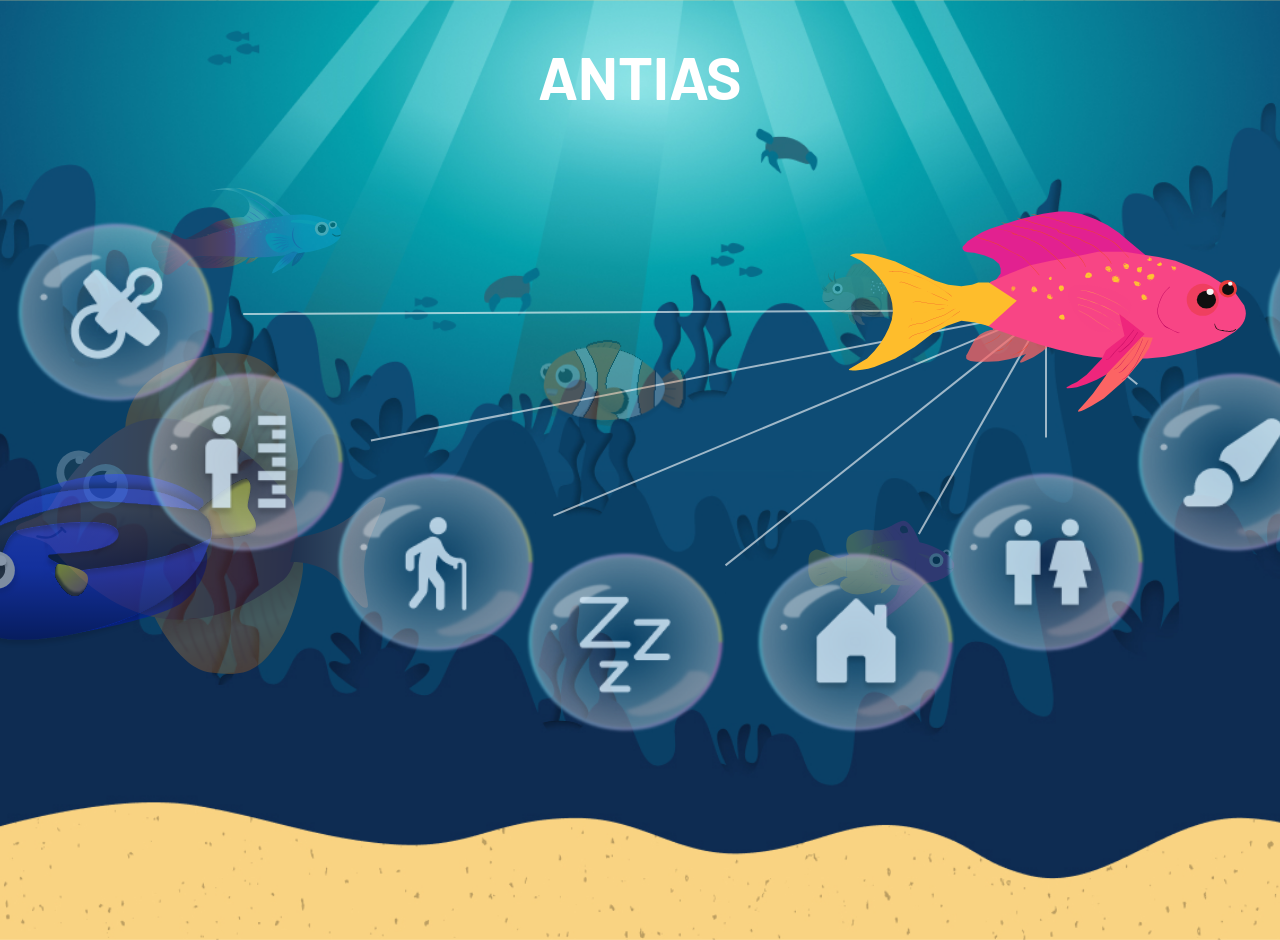
<file: antias.html>
<!-- Julie -->

<!DOCTYPE html>
<html lang="en">
<head>
    <meta charset="UTF-8">
    <meta name="viewport" content="width=device-width, initial-scale=1.0">
    <title>Antias</title> 
    <link rel="stylesheet" href="css/antias.css">
    <link rel="stylesheet" href="css/streger.css">
    <link href="https://fonts.googleapis.com/css2?family=Barlow:ital,wght@0,100;0,200;0,300;0,400;0,500;0,600;0,700;0,800;0,900;1,100;1,200;1,300;1,400;1,500;1,600;1,700;1,800;1,900&family=Cormorant+Garamond:ital,wght@0,300..700;1,300..700&family=Montserrat:ital,wght@0,100..900;1,100..900&display=swap" rel="stylesheet">

</head>
<body>
    
    <h1 class="overskriftlof">ANTIAS</h1>
   
<svg class="streger"></svg>

    <button class="Rogfarvetkirurgfisk">
        <a href="#Rogfarvetkirurgfisk">
          <img src="Fisk-svg/Rogfarvetkirurg.svg" alt="Røgfarvetkirurg"> 
        </a>
    </button>


    <button class="Ildhalekutlingfisk">
        <a href="#Ildhalekutling">
           <img src="Fisk-svg/Ildhalekutling.svg" alt="Ildhalekutling"> 
        </a>
    </button>

    <button class="Nemo">
        <a href="#Nemo">
          <img src="Fisk-svg/Nemo.svg" alt="Nemo">  
        </a>
    </button>
   

    <button class="Hugofisk">
        <a href="#Hugofisk">
            <img src="Fisk-svg/Hugofisk.svg" alt="Hugofisk">
        </a>
    </button>
  

    <button class="KongeFebars">
        <a href="#KongeFebars">
           <img src="Fisk-svg/KongeFebars.svg" alt="KongeFebars"> 
        </a>
    </button>


    <button class="Paletkirurgfisk">
        <a href="#Paletkirurgfisk">
            <img src="Fisk-svg/Paletkirurg.svg" alt="Paletkirurg">
        </a>
    </button>


    <button class="Antias Hovedfisk">
        <a href="LorOmFiskene.html">
           <img src="Fisk-svg/Antais.svg" alt="Antias"> 
        </a>
    </button>


    <button class="Pincetfisk">
        <a href="#Pincetfisk" class="Pincetfisk">
          <img src="Fisk-svg/Pincetfisk.svg" alt="Pincetfisk">  
        </a>
    </button>



  <!--Boblerne-->

    <section class="paragraph1">
        
        <article>
            
            <div id="paragraph1">
                <img class="storboble1" src="images/Boble.png" alt="">
                <h3 class="bobleoverskrift boble1overskrift">BABY(ER)</h3>
                <h4 class="boblelilletekst boble1tekst">
                    Klovnfisken lægger sine æg, hvorefter<br>
                    hannen passer på dem. Efter en uge <br>
                    klækker ægene, og små klovnfisk er <br>
                    blevet født.
                </h4>
                <img class="lyd lyd1" src="images/Lydknap.png" alt="">
            </div>
            
            <button onclick="hideUnhide('paragraph1')" onclick="hideUnhide('paragraph10')"class="boble boble1" >
                <img class="boble" src="images/Babyboble.png" alt="boblebaby" id="paragraph10">
            </button>

        </article>

        
        <article>
            
            <div id="paragraph2">
                <img class="storboble2" src="images/Boble.png" alt="">
                <h3 class="bobleoverskrift boble2overskrift">STØRRELSE</h3>
                <h4 class="boblelilletekst boble2tekst">
                    Klovnfisken er en af akvariets små<br> 
                    fisk og kan blive mellem 8 til 11 cm, <br>
                    og bliver på størrelse med med en <br>
                    lille badeand. 
                </h4>
                <img class="lyd lyd2" src="images/Lydknap.png" alt="">
            </div>
            
            
            <button onclick="hideUnhide('paragraph2')" class="boble boble2">
                <img class="boble" src="images/Storrelseboble.png" alt="boblestorrelse">
            </button>

        </article>


        <article>
            
            <div id="paragraph3">
                <img class="storboble3" src="images/Boble.png" alt="">
                <h3 class="bobleoverskrift boble3overskrift">LEVETID</h3>
                <h4 class="boblelilletekst boble3tekst">
                    Klovnfisken kan leve i akvariet fra <br>
                    8 til 12 år, men også helt op til 20 <br>
                    år, hvis den har et rigtig godt liv <br>
                    i akvariet med godt mad. 
                </h4>
                <img class="lyd lyd3" src="images/Lydknap.png" alt="">
            </div>
            
            
            <button onclick="hideUnhide('paragraph3')" class="boble boble3">
                <img class="boble" src="images/Levetidboble.png" alt="boblelevetid">
            </button>

        </article>


        <article>
            
            <div id="paragraph4">
                <img class="storboble4" src="images/Boble.png" alt="">
                <h3 class="bobleoverskrift boble4overskrift">SØVN</h3>
                <h4 class="boblelilletekst boble4tekst">
                    Intet Intet Intet Intet Intet Intet<br> 
                    Intet Intet Intet Intet Intet Intet<br>
                    Intet Intet Intet Intet Intet. 
                </h4>
                <img class="lyd lyd4" src="images/Lydknap.png" alt="">
            </div>
            
            
            <button onclick="hideUnhide('paragraph4')" class="boble boble4">
                <img class="boble" src="images/Sovnboble.png" alt="boblesovn">
            </button>

        </article>


        <article>
            
            <div id="paragraph5">
                <img class="storboble5" src="images/Boble.png" alt="">
                <h3 class="bobleoverskrift boble5overskrift">HJEM</h3>
                <h4 class="boblelilletekst boble5tekst">
                    Klovnfisken lever i Det Indiske <br>
                    Ocean, Det Røde Hav og i Stillehavet, <br>
                    som er tæt på Australien, hvor <br> 
                    Kænguruerne bor.
                </h4>
                <img class="lyd lyd5" src="images/Lydknap.png" alt="">
            </div>
            
            
            <button onclick="hideUnhide('paragraph5')" class="boble boble5">
                <img class="boble" src="images/Hjemboble.png" alt="boblehjem">
            </button>

        </article>
    

        <article>
            
            <div id="paragraph6">
                <img class="storboble6" src="images/Boble.png" alt="">
                <h3 class="bobleoverskrift boble6overskrift">KØN</h3>
                <h4 class="boblelilletekst boble6tekst">
                    Klovnfiskene er født som hanner, <br>
                    men kan senere i deres liv skifte <br>
                    køn til hun eller forblive en han.
                </h4>
                <img class="lyd lyd6" src="images/Lydknap.png" alt="">
            </div>
            
            
            <button onclick="hideUnhide('paragraph6')" class="boble boble6">
                <img class="boble" src="images/Konboble.png" alt="boblekon">
            </button>

        </article>

        <article>
            
            <div id="paragraph7">
                <img class="storboble7" src="images/Boble.png" alt="">
                <h3 class="bobleoverskrift boble7overskrift">FARVE</h3>
                <h4 class="boblelilletekst boble7tekst">
                    Klovnfisken har nogle specielle <br>
                    farver og er let at genkende med <br>
                    sin flotte orange farve og sine <br>
                    hvide striber.
                </h4>
                <img class="lyd lyd7" src="images/Lydknap.png" alt="">
            </div>
            
            <button onclick="hideUnhide('paragraph7')" class="boble boble7">
                <img class="boble" src="images/Farveboble.png" alt="boblefarve">
            </button>

        </article>

        <article>
            
            <div id="paragraph8">
                <img class="storboble8" src="images/Boble.png" alt="">
                <h3 class="bobleoverskrift boble8overskrift">MAD</h3>
                <h4 class="boblelilletekst boble8tekst">
                    Klovnfisken er altædende og spiser <br>
                    alt mad den kan finde. Den kan både <br>
                    lige orme, alger og små krebsdyr.
                </h4>
                <img class="lyd lyd8" src="images/Lydknap.png" alt="">
            </div>
            
            
            <button onclick="hideUnhide('paragraph8')" class="boble boble8">
                <img class="boble" src="images/Madboble.png" alt="boblemad">
            </button>
        </article>


    </section>


    <script src="js/antias.js"></script>
  <script src="js/timer.js"></script>

<script src="js/streger.js"></script>


</body>
</html>
</file>
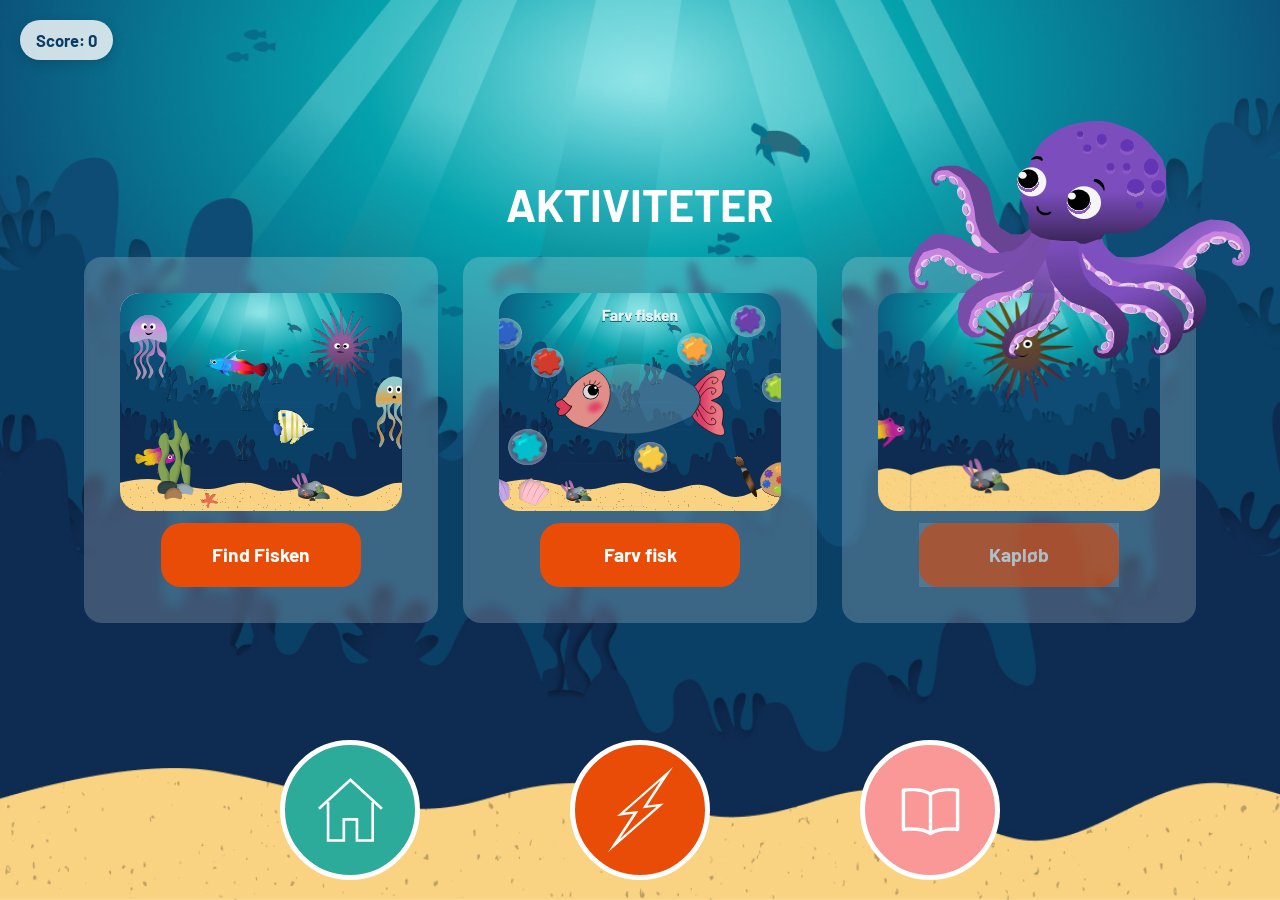
<file: FindFISK.html>
<!-- Victor -->

<!DOCTYPE html>
<html lang="da">
  <head>
    <meta charset="UTF-8">
    <meta name="viewport" content="width=device-width, initial-scale=1.0">
    <title>Find Fisken Spil</title>
    <link rel="preconnect" href="https://fonts.googleapis.com">
    <link rel="preconnect" href="https://fonts.gstatic.com" crossorigin>
    <link href="https://fonts.googleapis.com/css2?family=Barlow:ital,wght@0,100;0,200;0,300;0,400;0,500;0,600;0,700;0,800;0,900;1,100;1,200;1,300;1,400;1,500;1,600;1,700;1,800;1,900&family=Cormorant+Garamond:ital,wght@0,300..700;1,300..700&family=Montserrat:ital,wght@0,100..900;1,100..900&display=swap" rel="stylesheet">
    <link rel="stylesheet" href="css/findFisk.css">
    <link rel="stylesheet" href="css/overgang.css">
  </head>
  <body>
    <main id="game-container">
    <section id="start-screen" class="screen active">
        <header class="menu-header">
        </header>

        <section class="titel">
            <h1> Aktiviteter</h1>
        </section>

        <!-- Frederikke -->
<svg class="sprutte" width="1891" height="1179" viewBox="0 0 1891 1179" fill="none" xmlns="http://www.w3.org/2000/svg">
<g id="Sprutte">
<g id="Ben1" class="ben">
<path id="Polygon 7" d="M88.1859 694.97L86.4076 705.41L77.524 712.518L62.1973 718.293L43.0945 718.293L28.8773 712.518L18.2165 700.523L4.66459 676.312L5.7525e-05 653.433L7.45439e-05 628.999L2.88769 604.787L13.994 582.797L39.7604 544.147L77.966 511.717L108.619 499.056L142.382 493.28L196.581 490.17L247.003 505.275L296.981 530.375L344.072 559.918L428.479 622.779L476.681 651.878L529.326 670.092L609.289 681.864L689.699 670.092L736.345 648.546L778.993 621.224L807.869 581.908L816.713 555.697L822.751 555.697L834.705 558.807L843.59 568.358L822.751 603.232L807.869 654.543L773.884 699.19L727.017 736.063L689.699 757.831L644.163 772.936L588.854 785.153L529.326 788.929L492.23 788.929L448.472 772.936L400.047 746.947L349.403 699.19L331.411 676.311L318.083 656.542L290.762 627.444L262.108 596.124L223.903 569.691L180.811 553.698L143.715 550.144L108.619 553.698L58.864 582.797L43.0945 599.234L33.7653 616.337L26.8794 636.773L26.8794 653.433L30.2099 676.312L47.0914 696.747L67.0827 696.747L68.8597 682.087L72.6358 677.644L77.0783 677.866L80.188 677.644L83.742 679.421L87.296 685.196L88.1859 694.97Z" fill="url(#paint0_linear_951_27325)"/>
<path id="Polygon 8" d="M67.7135 685.751L70.4262 680.295L74.7904 678.699L76.1137 681.155L76.0937 684.292L75.3956 688.778L73.692 693.107L70.313 698.058L63.3818 700.119L47.7599 700.219L39.0931 694.449L32.8933 686.87L25.837 673.471L25.9212 660.252L26.0598 638.516L33.3584 613.822L41.9687 593.376L55.2533 574.918L78.5415 562.445L102.465 555.57L123.925 549.608L153.607 549.418L180.164 549.248L207.982 561.617L222.673 567.572L234.238 573.772L259.785 591.982L296.138 630.513L317.855 654.573L335.989 680.449L358.142 706.074L371.449 718.985L381.876 728.777L393.189 739.46L406.96 749.679L420.08 756.989L432.759 763.406L448.995 772.041L466.585 778.202L480.166 783.268L492.858 787.668L392.804 799.736L233.873 630.911L185.205 598.734L132.467 592.797L102.227 592.99L77.2873 602.053L59.5583 617.627L48.2058 630.247L41.6321 646.198L39.2375 671.817L54.5321 688.076L63.4475 689.812L67.7135 685.751Z" fill="#C983DF"/>
<ellipse id="Ellipse 55" cx="370.634" cy="764.802" rx="47.9809" ry="23.7646" transform="rotate(36.7671 370.634 764.802)" fill="#ECCCEE"/>
<ellipse id="Ellipse 66" cx="370.634" cy="764.802" rx="47.9809" ry="23.7646" transform="rotate(36.7671 370.634 764.802)" fill="#ECCCEE"/>
<ellipse id="Ellipse 65" cx="46.9715" cy="668.185" rx="19.0925" ry="9.58044" transform="rotate(-113.62 46.9715 668.185)" fill="#ECCCEE"/>
<ellipse id="Ellipse 63" cx="77.0312" cy="615.715" rx="36.4931" ry="16.4357" transform="rotate(-34.5349 77.0312 615.715)" fill="#ECCCEE"/>
<ellipse id="Ellipse 61" cx="157.008" cy="593.052" rx="41.4154" ry="20.1246" transform="rotate(4.7691 157.008 593.052)" fill="#ECCCEE"/>
<ellipse id="Ellipse 59" cx="230.011" cy="628.932" rx="37.5092" ry="22.1018" transform="rotate(37.7224 230.011 628.932)" fill="#ECCCEE"/>
<ellipse id="Ellipse 57" cx="294.925" cy="696.743" rx="42.2312" ry="23.6278" transform="rotate(42.2735 294.925 696.743)" fill="#ECCCEE"/>
<g id="Ellipse 56" filter="url(#filter0_i_951_27325)">
<ellipse cx="362.587" cy="770.059" rx="29.5426" ry="10.7374" transform="rotate(40.1193 362.587 770.059)" fill="#B47ADE" fill-opacity="0.55"/>
</g>
<g id="Ellipse 67" filter="url(#filter1_i_951_27325)">
<ellipse cx="48.586" cy="669.61" rx="13.7874" ry="8.41023" transform="rotate(-126.228 48.586 669.61)" fill="#B47ADE" fill-opacity="0.55"/>
</g>
<g id="Ellipse 64" filter="url(#filter2_i_951_27325)">
<ellipse cx="82.4882" cy="616.969" rx="24.0435" ry="8.98187" transform="rotate(-34.8559 82.4882 616.969)" fill="#B47ADE" fill-opacity="0.55"/>
</g>
<g id="Ellipse 62" filter="url(#filter3_i_951_27325)">
<ellipse cx="158.131" cy="597.243" rx="29.5426" ry="10.7374" transform="rotate(-0.931744 158.131 597.243)" fill="#B47ADE" fill-opacity="0.55"/>
</g>
<g id="Ellipse 60" filter="url(#filter4_i_951_27325)">
<ellipse cx="229.313" cy="634.119" rx="29.5426" ry="10.7374" transform="rotate(40.1193 229.313 634.119)" fill="#B47ADE" fill-opacity="0.55"/>
</g>
<g id="Ellipse 58" filter="url(#filter5_i_951_27325)">
<path d="M310.989 714.462C307.168 718.996 293.956 714.15 281.479 703.636C269.002 693.122 261.985 680.923 265.807 676.388C269.628 671.853 282.84 676.7 295.317 687.214C307.794 697.728 314.811 709.927 310.989 714.462Z" fill="#B47ADE" fill-opacity="0.55"/>
</g>
</g>
<g id="Ben2" class="ben">
<g id="Group 15">
<path id="Polygon 9" d="M227.849 968.009L215.718 923.528L215.718 879.555L227.849 837.939L257.333 797.841L288.334 765.998L326.917 740.389L371.059 725.394L417.897 719.16L457.322 713.432L498.937 710.23L545.438 710.23L585.874 702.986L635.577 686.137L669.61 664.572L698.926 639.468L717.8 612.173L735.318 570.39L746.61 544.443L811.329 562.974L839.803 565.164L859.684 555.897L853.928 617.732L814.846 684.116L775.08 731.122L724.535 769.705L669.61 797.841L605.587 809.298L538.362 804.581L481.921 797.841L423.963 804.581L371.059 824.799L326.917 860.348L305.352 891.18L292.21 928.077L286.987 957.056L292.21 986.709L300.803 1005.75L317.652 1020.57L348.315 1025.29L359.941 1012.49L353.37 1000.52L353.37 996.144L356.571 993.617L359.941 992.269L364.49 992.269L370.05 995.302L373.588 1000.52L376.452 1007.77L376.452 1015.52L376.452 1025.29L373.588 1033.04L366.175 1039.61L358.256 1045.34L342.419 1048.71L317.652 1048.71L298.445 1042.81L280.754 1033.04L263.737 1019.39L248.742 1003.22L227.849 968.009Z" fill="url(#paint1_linear_951_27325)"/>
<path id="Polygon 10" d="M400.533 839.837L382.003 850.113L366.165 864.266L344.431 883.473L311.744 918.517L302.311 935.365L302.311 956.089L311.744 994.671L327.583 1013.88L333.66 1019.87L343.432 1019.87L347.307 1013.88L348.655 1015.49L348.655 1016.84L351.182 1020.88L353.878 1025.6L349.991 1030.83L343.432 1037.23L336.187 1037.73L317.486 1034.53L302.311 1030.83L287.144 1008.99L283.102 988.774L276.867 962.996L276.867 938.567L287.144 906.724L320.841 853.989L371.049 817.597L400.533 801.592L438.104 801.592L498.421 796.874L558.232 806.141L621.919 806.141L673.808 790.976L722.836 762.334L767.484 729.143L810.615 679.272L839.089 625.526L855.303 567.886L871.814 567.886L827.127 703.197L810.615 729.143L780.625 755.764L746.093 784.236L712.397 806.141L673.808 830.401L634.723 839.837L572.725 839.837L516.789 830.401L458.157 830.401L400.533 839.837Z" fill="#C983DF"/>
<ellipse id="Ellipse 76" cx="473.206" cy="818.687" rx="50.8649" ry="24.396" transform="rotate(-3.9357 473.206 818.687)" fill="#ECCCEE"/>
<ellipse id="Ellipse 69" cx="720.667" cy="779.174" rx="51.3806" ry="23.0948" transform="rotate(-35.4883 720.667 779.174)" fill="#ECCCEE"/>
<ellipse id="Ellipse 80" cx="809.95" cy="710.287" rx="31.9725" ry="18.4509" transform="rotate(-50.0426 809.95 710.287)" fill="#ECCCEE"/>
<ellipse id="Ellipse 74" cx="602.597" cy="824.268" rx="51.3806" ry="23.0948" transform="rotate(3.66733 602.597 824.268)" fill="#ECCCEE"/>
<g id="Ellipse 73" filter="url(#filter6_i_951_27325)">
<ellipse cx="720.764" cy="788.171" rx="30.913" ry="15.3366" transform="rotate(-29.7406 720.764 788.171)" fill="#B47ADE" fill-opacity="0.55"/>
</g>
<g id="Ellipse 81" filter="url(#filter7_i_951_27325)">
<ellipse cx="814.981" cy="718.118" rx="17.0335" ry="10.8477" transform="rotate(-43.4495 814.981 718.118)" fill="#B47ADE" fill-opacity="0.55"/>
</g>
<g id="Ellipse 75" filter="url(#filter8_i_951_27325)">
<ellipse cx="598.066" cy="828.045" rx="30.1203" ry="13.6208" transform="rotate(7.92508 598.066 828.045)" fill="#B47ADE" fill-opacity="0.55"/>
</g>
<g id="Ellipse 77" filter="url(#filter9_i_951_27325)">
<ellipse cx="473.278" cy="824.084" rx="30.1203" ry="13.6208" transform="rotate(-5.36612 473.278 824.084)" fill="#B47ADE" fill-opacity="0.55"/>
</g>
<ellipse id="Ellipse 78" cx="361.412" cy="850.575" rx="47.776" ry="24.5678" transform="rotate(-35.4275 361.412 850.575)" fill="#ECCCEE"/>
<g id="Ellipse 79" filter="url(#filter10_i_951_27325)">
<ellipse cx="365.007" cy="855.846" rx="30.1203" ry="13.6208" transform="rotate(-42.0197 365.007 855.846)" fill="#B47ADE" fill-opacity="0.55"/>
</g>
</g>
<ellipse id="Ellipse 82" cx="301.409" cy="1003.15" rx="28.9054" ry="17.3093" transform="rotate(-132.3 301.409 1003.15)" fill="#ECCCEE"/>
<ellipse id="Ellipse 80_2" cx="297.111" cy="924.111" rx="30.0988" ry="16.2494" transform="rotate(-63.5415 297.111 924.111)" fill="#ECCCEE"/>
<g id="Ellipse 81_2" filter="url(#filter11_i_951_27325)">
<ellipse cx="300.096" cy="925.377" rx="19.2572" ry="9.58733" transform="rotate(-55.482 300.096 925.377)" fill="#B47ADE" fill-opacity="0.55"/>
</g>
<g id="Ellipse 83" filter="url(#filter12_i_951_27325)">
<ellipse cx="305.399" cy="1003.16" rx="19.2572" ry="9.58733" transform="rotate(-130.083 305.399 1003.16)" fill="#B47ADE" fill-opacity="0.55"/>
</g>
</g>
<g id="Ben3" class="ben">
<g id="Group 15_2">
<path id="Polygon 9_2" d="M338.373 1077.91L326.243 1033.43L326.243 989.455L338.373 947.839L367.858 907.741L398.858 875.898L437.441 850.289L481.583 835.294L528.422 829.06L567.846 823.332L609.462 820.131L655.963 820.13L696.399 812.886L736.523 783.443L773.589 749.368L804.758 733.235L827.672 670.728L809.45 557.559L835.06 557.559L845.843 557.559L869.118 557.559L869.118 722.073L835.061 774.472L795.154 829.06L746.101 875.898L696.399 896.714L648.887 914.481L592.445 907.741L534.487 914.481L481.583 934.699L437.441 970.248L415.876 1001.08L402.735 1037.98L397.512 1066.96L402.735 1096.61L411.328 1115.65L428.176 1130.47L458.84 1135.19L470.465 1122.39L463.894 1110.42L463.894 1106.04L467.096 1103.52L470.465 1102.17L475.014 1102.17L480.574 1105.2L484.112 1110.42L486.976 1117.67L486.976 1125.42L486.976 1135.19L484.112 1142.94L476.699 1149.51L468.78 1155.24L452.943 1158.61L428.176 1158.61L408.969 1152.71L391.278 1142.94L374.262 1129.29L359.266 1113.12L338.373 1077.91Z" fill="url(#paint2_linear_951_27325)"/>
<path id="Polygon 10_2" d="M515.099 952.38L496.569 962.656L480.732 976.808L458.997 996.015L426.31 1031.06L416.877 1047.91L416.877 1068.63L426.31 1107.21L442.149 1126.42L448.226 1132.42L457.998 1132.42L465.772 1127.32L468.444 1123.95L469.478 1121.92L468.973 1119.57L470.489 1120.24L471.837 1121.92L473.016 1125.29L472.174 1129.34L468.444 1138.14L464.557 1143.37L457.998 1149.77L450.754 1150.28L432.052 1147.07L416.877 1143.37L401.711 1121.53L397.668 1101.32L391.433 1075.54L391.433 1051.11L401.711 1019.27L435.407 966.532L485.615 930.139L515.099 914.134L551.698 909.417L613.362 903.518L669.467 903.518L736.485 918.683L788.374 903.518L837.402 874.876L882.05 841.685L925.182 791.814L953.655 738.068L969.869 680.429L986.38 680.429L941.693 815.74L925.182 841.685L895.191 868.306L860.66 896.779L826.963 918.683L788.374 942.943L749.29 952.38L687.291 952.38L631.355 942.943L572.723 942.943L515.099 952.38Z" fill="#C983DF"/>
<ellipse id="Ellipse 76_2" cx="587.771" cy="931.233" rx="50.8649" ry="24.396" transform="rotate(-3.9357 587.771 931.233)" fill="#ECCCEE"/>
<ellipse id="Ellipse 69_2" cx="835.233" cy="891.719" rx="51.3806" ry="23.0948" transform="rotate(-35.4883 835.233 891.719)" fill="#ECCCEE"/>
<ellipse id="Ellipse 80_3" cx="924.516" cy="822.833" rx="31.9725" ry="18.4509" transform="rotate(-50.0426 924.516 822.833)" fill="#ECCCEE"/>
<ellipse id="Ellipse 74_2" cx="717.163" cy="936.813" rx="51.3806" ry="23.0948" transform="rotate(3.66733 717.163 936.813)" fill="#ECCCEE"/>
<g id="Ellipse 73_2" filter="url(#filter13_i_951_27325)">
<ellipse cx="835.33" cy="900.717" rx="30.913" ry="15.3366" transform="rotate(-29.7406 835.33 900.717)" fill="#B47ADE" fill-opacity="0.55"/>
</g>
<g id="Ellipse 81_3" filter="url(#filter14_i_951_27325)">
<ellipse cx="929.547" cy="830.664" rx="17.0335" ry="10.8477" transform="rotate(-43.4495 929.547 830.664)" fill="#B47ADE" fill-opacity="0.55"/>
</g>
<g id="Ellipse 75_2" filter="url(#filter15_i_951_27325)">
<ellipse cx="712.632" cy="940.591" rx="30.1203" ry="13.6208" transform="rotate(7.92508 712.632 940.591)" fill="#B47ADE" fill-opacity="0.55"/>
</g>
<g id="Ellipse 77_2" filter="url(#filter16_i_951_27325)">
<ellipse cx="587.843" cy="936.629" rx="30.1203" ry="13.6208" transform="rotate(-5.36612 587.843 936.629)" fill="#B47ADE" fill-opacity="0.55"/>
</g>
<ellipse id="Ellipse 78_2" cx="475.977" cy="963.121" rx="47.776" ry="24.5678" transform="rotate(-35.4275 475.977 963.121)" fill="#ECCCEE"/>
<g id="Ellipse 79_2" filter="url(#filter17_i_951_27325)">
<ellipse cx="479.573" cy="968.392" rx="30.1203" ry="13.6208" transform="rotate(-42.0197 479.573 968.392)" fill="#B47ADE" fill-opacity="0.55"/>
</g>
</g>
<ellipse id="Ellipse 82_2" cx="427.096" cy="1122.1" rx="28.9054" ry="17.3093" transform="rotate(-132.3 427.096 1122.1)" fill="#ECCCEE"/>
<ellipse id="Ellipse 80_4" cx="422.798" cy="1043.06" rx="30.0988" ry="16.2494" transform="rotate(-63.5415 422.798 1043.06)" fill="#ECCCEE"/>
<g id="Ellipse 81_4" filter="url(#filter18_i_951_27325)">
<ellipse cx="425.783" cy="1044.32" rx="19.2572" ry="9.58733" transform="rotate(-55.482 425.783 1044.32)" fill="#B47ADE" fill-opacity="0.55"/>
</g>
<g id="Ellipse 83_2" filter="url(#filter19_i_951_27325)">
<ellipse cx="431.087" cy="1122.11" rx="19.2572" ry="9.58733" transform="rotate(-130.083 431.087 1122.11)" fill="#B47ADE" fill-opacity="0.55"/>
</g>
</g>
<g id="Ben4" class="ben">
<path id="Polygon 12" d="M749.327 1121.42L749.496 1120.24L751.012 1119.9L754.719 1121.08L755.561 1125.8L755.561 1132.37L750.675 1144.84L743.093 1151.91L729.446 1151.91L722.875 1153.26L714.957 1151.91L700.804 1148.53L681.092 1125.8L676.206 1120.07L673.845 1112.66L669.97 1097.49L666.264 1080.14L666.264 1063.8L668.117 1046.28L673.845 1031.11L692.379 1000.62L702.993 987.139L715.966 973.997L731.298 964.562L748.652 953.442L766.005 941.817L785.886 933.393L858.333 906.604L886.806 892.788L914.437 873.244L932.128 855.385L947.46 836.852L974.417 797.595L988.064 776.535L996.32 751.6L981.999 807.367L957.57 855.385L936.173 882.005L912.416 901.212L890.684 920.757L858.333 937.099L826.492 947.04L795.828 960.519L739.218 998.259L722.875 1014.6L708.554 1028.59L698.445 1046.61L695.75 1058.24L694.907 1070.37L694.907 1085.7L698.445 1101.71L711.756 1123.61L719.843 1131.19L733.827 1136.58L745.957 1133.72L751.854 1129L752.865 1123.78L751.854 1121.92L750.675 1121.42L749.327 1121.42Z" fill="#C983DF"/>
<ellipse id="Ellipse 82_3" cx="935.445" cy="861.248" rx="44.8254" ry="14.4712" transform="rotate(-51.5633 935.445 861.248)" fill="#ECCCEE"/>
<g id="Ellipse 82_4" filter="url(#filter20_i_951_27325)">
<ellipse cx="935.272" cy="864.321" rx="26.839" ry="9.3882" transform="rotate(-52.2108 935.272 864.321)" fill="#B47ADE" fill-opacity="0.55"/>
</g>
<ellipse id="Ellipse 87" cx="743.584" cy="977.193" rx="51.4198" ry="19.8823" transform="rotate(-31.4671 743.584 977.193)" fill="#ECCCEE"/>
<ellipse id="Ellipse 90" cx="713.562" cy="1111.79" rx="25.5435" ry="16.9723" transform="rotate(-137.269 713.562 1111.79)" fill="#ECCCEE"/>
<ellipse id="Ellipse 86" cx="689.452" cy="1060.14" rx="29.7491" ry="20.5091" transform="rotate(-97.1 689.452 1060.14)" fill="#ECCCEE"/>
<g id="Ellipse 88" filter="url(#filter21_i_951_27325)">
<ellipse cx="689.473" cy="1060.07" rx="21.3138" ry="13.2355" transform="rotate(-87.8222 689.473 1060.07)" fill="#B47ADE" fill-opacity="0.55"/>
</g>
<g id="Ellipse 89" filter="url(#filter22_i_951_27325)">
<ellipse cx="743.636" cy="982.108" rx="32.1871" ry="14.2458" transform="rotate(-33.0902 743.636 982.108)" fill="#B47ADE" fill-opacity="0.55"/>
</g>
<g id="Ellipse 91" filter="url(#filter23_i_951_27325)">
<ellipse cx="715.773" cy="1111.79" rx="17.0194" ry="11.4032" transform="rotate(-130.11 715.773 1111.79)" fill="#B47ADE" fill-opacity="0.55"/>
</g>
<ellipse id="Ellipse 84" cx="848.027" cy="921.65" rx="42.7711" ry="24.2879" transform="rotate(-27.9419 848.027 921.65)" fill="#ECCCEE"/>
<g id="Ellipse 85" filter="url(#filter24_i_951_27325)">
<ellipse cx="852.106" cy="926.86" rx="29.2338" ry="14.8356" transform="rotate(-31.2113 852.106 926.86)" fill="#B47ADE" fill-opacity="0.55"/>
</g>
<path id="Polygon 11" d="M744.72 1117.75L745.394 1114.04L749.101 1112.02L751.796 1110.5L754.829 1110L759.378 1110.84L762.242 1113.2L767.802 1117.75L771.509 1127.35L771.509 1138.64L766.454 1151.61L754.829 1163.07L732.926 1174.19L703.779 1174.19L658.626 1163.07L621.054 1122.97L603.027 1083.54L597.13 1040.08L597.13 997.956L621.054 952.971L689.964 877.154L783.303 813.468L816.325 767.472L834.916 711.367L844.799 647.85L856.256 584.332L988.178 584.332L1005.7 647.85L1010.42 683.231L1005.7 711.367L988.178 775.054L955.66 825.43L924.66 864.518L878.159 898.214L767.971 939.829L723.997 969.819L684.909 1015.48L674.8 1029.8L668.061 1049.68L668.061 1088.6L674.8 1117.75L697.714 1145.04L723.997 1151.61L749.101 1145.04L751.796 1136.11L753.144 1127.35L753.818 1123.64L753.144 1120.44L747.921 1120.44L745.394 1119.43L744.72 1117.75Z" fill="url(#paint3_linear_951_27325)"/>
</g>
<g id="Ben5">
<path id="Polygon 15" d="M1159.85 1165.7L1158.16 1160.65L1170.46 1144.98L1165.58 1125.61L1151.93 1094.1L1109.81 1068.15L1015.46 1018.96L952.444 952.237L942.167 910.453L946.548 871.534L971.146 833.289L964.575 857.213L964.575 881.474L968.619 905.23L977.548 929.492L1001.04 963.888L1042.66 1002.13L1091.18 1023.19L1139.03 1046.11L1153.69 1053.69L1162.04 1068.15L1177.87 1094.1L1192.7 1130.15L1187.98 1151.55L1185.12 1159.13L1177.87 1162.17L1167.6 1164.19L1159.85 1165.7Z" fill="#C983DF"/>
<path id="Polygon 14" d="M1153.69 1165.56L1152 1160.51L1164.3 1144.84L1159.41 1125.46L1145.77 1093.96L1103.65 1068.01L1009.3 1018.81L946.284 952.095L936.006 910.311L940.387 871.392L964.986 833.146L958.415 857.071L958.415 881.332L962.458 905.088L971.388 929.35L991.1 967.595L1034.57 1003.65L1130.94 1047.79L1145.77 1055.71L1155.88 1068.01L1171.71 1093.96L1186.54 1130.01L1181.82 1151.41L1178.96 1158.99L1171.71 1162.02L1161.44 1164.05L1153.69 1165.56Z" fill="#C983DF"/>
<path id="Polygon 13" d="M1155.48 1159.8L1179.24 1153.73L1187.33 1130.15L1179.24 1101.17L1165.59 1074.72L1150.43 1053.49L1113.36 1035.29L1029.12 995.866L992.057 960.485L973.69 922.576L962.233 889.048L962.233 856.026L965.94 821.992L981.272 793.35L1009.91 675.076L1069.73 793.35L1069.73 843.221L1079.16 889.048L1097.86 928.642L1135.77 970.762L1157.67 989.969L1179.24 1013.39L1196.93 1035.29L1211.76 1061.24L1218.5 1077.75L1220.52 1097.63L1222.37 1118.18L1215.97 1138.91L1205.52 1155.59L1191.54 1169.4L1179.58 1176.48L1165.59 1178.33L1146.55 1175.3L1135.94 1159.8L1135.77 1154.24L1137.96 1149.02L1143.18 1146.83L1149.25 1147.5L1155.48 1159.8Z" fill="url(#paint4_linear_951_27325)"/>
<ellipse id="Ellipse 92" cx="950.2" cy="911.874" rx="28.6748" ry="16.2557" transform="rotate(-103.779 950.2 911.874)" fill="#ECCCEE"/>
<ellipse id="Ellipse 95" cx="978.992" cy="970.353" rx="28.6748" ry="16.2557" transform="rotate(-134.093 978.992 970.353)" fill="#ECCCEE"/>
<ellipse id="Ellipse 96" cx="1020" cy="1015.1" rx="29.9827" ry="16.2557" transform="rotate(-139.965 1020 1015.1)" fill="#ECCCEE"/>
<ellipse id="Ellipse 99" cx="1073.11" cy="1050.04" rx="29.9827" ry="16.2557" transform="rotate(-155.579 1073.11 1050.04)" fill="#ECCCEE"/>
<ellipse id="Ellipse 101" cx="1136.68" cy="1080.42" rx="29.9827" ry="16.2557" transform="rotate(-146.524 1136.68 1080.42)" fill="#ECCCEE"/>
<ellipse id="Ellipse 103" cx="1171.85" cy="1127.12" rx="22.0346" ry="12.7031" transform="rotate(-105.994 1171.85 1127.12)" fill="#ECCCEE"/>
<g id="Ellipse 93" filter="url(#filter25_i_951_27325)">
<ellipse cx="948.014" cy="913.75" rx="20.1684" ry="12.0105" transform="rotate(68.7287 948.014 913.75)" fill="#B47ADE" fill-opacity="0.55"/>
</g>
<g id="Ellipse 94" filter="url(#filter26_i_951_27325)">
<ellipse cx="976.013" cy="973.855" rx="20.1684" ry="12.0105" transform="rotate(51.8084 976.013 973.855)" fill="#B47ADE" fill-opacity="0.55"/>
</g>
<g id="Ellipse 97" filter="url(#filter27_i_951_27325)">
<ellipse cx="1016.4" cy="1018.48" rx="20.1684" ry="12.0105" transform="rotate(39.3175 1016.4 1018.48)" fill="#B47ADE" fill-opacity="0.55"/>
</g>
<g id="Ellipse 98" filter="url(#filter28_i_951_27325)">
<ellipse cx="1071.44" cy="1052.73" rx="20.1684" ry="12.0105" transform="rotate(24.3581 1071.44 1052.73)" fill="#B47ADE" fill-opacity="0.55"/>
</g>
<g id="Ellipse 100" filter="url(#filter29_i_951_27325)">
<ellipse cx="1130.46" cy="1082.35" rx="20.1684" ry="12.0105" transform="rotate(36.0694 1130.46 1082.35)" fill="#B47ADE" fill-opacity="0.55"/>
</g>
<g id="Ellipse 102" filter="url(#filter30_i_951_27325)">
<ellipse cx="1166.09" cy="1127.3" rx="14.5892" ry="10.6549" transform="rotate(83.8181 1166.09 1127.3)" fill="#B47ADE" fill-opacity="0.55"/>
</g>
</g>
<g id="Ben6">
<path id="Polygon 16" d="M1320.23 1022.74L1312.48 1029.65L1316.02 1042.96L1335.57 1050.54L1365.72 1037.57L1383.41 1000.5L1365.72 937.155L1335.57 902.28L1297.32 872.627L1232.45 854.094L1171.63 842.301L1111.65 820.734L1062.46 780.298L1005.01 680.725L978.559 570.2L1037.7 552.341L1069.37 619.23L1126.82 680.725L1185.96 724.026L1248.46 754.522L1329.34 788.555L1395.55 842.301L1432.27 900.595L1439.52 937.155L1439.52 970.516L1432.27 1011.62L1409.02 1047.51L1374.15 1070.76L1335.57 1070.76L1307.26 1057.79L1297.32 1032.69L1300.35 1017.18L1313.66 1015.67L1320.23 1022.74Z" fill="url(#paint5_linear_951_27325)"/>
<path id="Polygon 17" d="M1319.47 1023.19L1324.19 1035.49L1336.82 1036.84L1353.34 1023.19L1353.34 1009.04L1353.34 987.139L1346.77 972.65L1298.08 924.296L1256.79 900.709L1210.63 889.082L1174.07 879.48L1125.21 855.556L1091.17 826.071L1064.89 793.554L1064.89 783.614L1152.17 833.651L1177.36 841.57L1201.87 846.456L1226.47 849.489L1256.79 855.556L1302.79 874.426L1343.23 900.709L1371.2 942.156L1381.3 981.917L1387.54 1008.2L1371.19 1036.84L1343.23 1052.17L1321.33 1049.14L1313.41 1039.71L1312.06 1028.75L1319.47 1023.19Z" fill="#C983DF"/>
<ellipse id="Ellipse 104" cx="1096.14" cy="818.69" rx="29.9827" ry="16.2557" transform="rotate(-143.627 1096.14 818.69)" fill="#ECCCEE"/>
<ellipse id="Ellipse 108" cx="1203.69" cy="882.844" rx="29.9827" ry="16.2557" transform="rotate(-162.309 1203.69 882.844)" fill="#ECCCEE"/>
<ellipse id="Ellipse 113" cx="1335.27" cy="947.987" rx="24.5688" ry="15.456" transform="rotate(-143.378 1335.27 947.987)" fill="#ECCCEE"/>
<ellipse id="Ellipse 115" cx="1351.19" cy="1000.01" rx="24.5688" ry="15.456" transform="rotate(-90.9996 1351.19 1000.01)" fill="#ECCCEE"/>
<ellipse id="Ellipse 110" cx="1272.31" cy="906.291" rx="29.9827" ry="16.2557" transform="rotate(-154.767 1272.31 906.291)" fill="#ECCCEE"/>
<ellipse id="Ellipse 106" cx="1145" cy="857.104" rx="29.9827" ry="16.2557" transform="rotate(-143.627 1145 857.104)" fill="#ECCCEE"/>
<g id="Ellipse 105" filter="url(#filter31_i_951_27325)">
<ellipse cx="1092.31" cy="822.022" rx="20.1684" ry="12.0105" transform="rotate(39.3175 1092.31 822.022)" fill="#B47ADE" fill-opacity="0.55"/>
</g>
<g id="Ellipse 107" filter="url(#filter32_i_951_27325)">
<ellipse cx="1140.83" cy="860.773" rx="20.1684" ry="12.0105" transform="rotate(39.3175 1140.83 860.773)" fill="#B47ADE" fill-opacity="0.55"/>
</g>
<g id="Ellipse 109" filter="url(#filter33_i_951_27325)">
<ellipse cx="1202" cy="883.813" rx="20.1684" ry="12.0105" transform="rotate(19.8835 1202 883.813)" fill="#B47ADE" fill-opacity="0.55"/>
</g>
<g id="Ellipse 111" filter="url(#filter34_i_951_27325)">
<ellipse cx="1272.17" cy="910.775" rx="20.1684" ry="12.0105" transform="rotate(31.9005 1272.17 910.775)" fill="#B47ADE" fill-opacity="0.55"/>
</g>
<g id="Ellipse 112" filter="url(#filter35_i_951_27325)">
<ellipse cx="1335.47" cy="949.689" rx="20.1684" ry="12.0105" transform="rotate(37.5246 1335.47 949.689)" fill="#B47ADE" fill-opacity="0.55"/>
</g>
<g id="Ellipse 114" filter="url(#filter36_i_951_27325)">
<ellipse cx="1348.1" cy="1002.06" rx="20.1684" ry="12.0105" transform="rotate(86.7689 1348.1 1002.06)" fill="#B47ADE" fill-opacity="0.55"/>
</g>
</g>
<g id="Ben7" class="ben">
<path id="Polygon 18" d="M1596.96 791.53L1601.68 813.77L1623.08 813.77L1649.7 787.318L1649.7 735.594L1619.03 665L1584.16 643.434L1537.49 633.83L1489.47 643.434L1450.89 669.884L1400.68 711.838L1370.02 730.539L1331.94 746.208L1299.93 755.643L1260 755.643L1198.68 741.826L1098.1 669.884L1039.46 565.93L1072.49 525.326L1112.58 586.15L1163.29 625.069L1221.58 643.434L1287.29 643.434L1363.28 620.183L1420.06 582.612L1479.87 565.93L1526.03 559.53L1567.14 565.931L1627.63 616.477L1663.85 669.884L1682.05 721.104L1677.16 775.018L1663.85 805.851L1641.95 828.259L1619.03 835.167L1596.96 830.281L1584.16 813.77L1584.16 791.53L1596.96 791.53Z" fill="#794DAC"/>
<path id="Polygon 19" d="M1599.15 794.563L1608.59 800.123L1619.54 800.123L1628.81 794.563L1632.01 788.161L1636.05 768.954L1632.01 749.747L1599.15 693.474L1560.91 676.288L1533.11 669.717L1511.71 676.288L1481.89 688.082L1454.76 707.963L1403.38 744.355L1347.61 775.861L1284.59 780.072L1245.5 764.234L1208.27 743.511L1256.29 754.632L1303.8 754.632L1356.03 736.267L1395.62 714.87L1486.6 643.265L1533.11 629.787L1579.61 643.265L1608.59 652.027L1625.94 676.288L1647.84 725.991L1652.9 749.747L1649.36 777.209L1647.84 797.258L1625.94 812.591L1608.59 812.591L1601.85 811.243L1599.83 805.683L1599.15 800.123L1599.15 794.563Z" fill="#C983DF"/>
<ellipse id="Ellipse 116" cx="1345.25" cy="773.239" rx="29.9827" ry="16.2557" transform="rotate(162.688 1345.25 773.239)" fill="#ECCCEE"/>
<ellipse id="Ellipse 119" cx="1420.15" cy="738.509" rx="29.9827" ry="16.2557" transform="rotate(146.121 1420.15 738.509)" fill="#ECCCEE"/>
<ellipse id="Ellipse 122" cx="1545.8" cy="680.549" rx="29.9827" ry="16.2557" transform="rotate(-168.771 1545.8 680.549)" fill="#ECCCEE"/>
<ellipse id="Ellipse 126" cx="1631.61" cy="752.078" rx="21.9435" ry="12.4703" transform="rotate(-110.314 1631.61 752.078)" fill="#ECCCEE"/>
<ellipse id="Ellipse 120" cx="1479.11" cy="699.084" rx="29.9827" ry="16.2557" transform="rotate(146.121 1479.11 699.084)" fill="#ECCCEE"/>
<ellipse id="Ellipse 124" cx="1599.29" cy="704.765" rx="22.8135" ry="16.4814" transform="rotate(-141.287 1599.29 704.765)" fill="#ECCCEE"/>
<g id="Ellipse 117" filter="url(#filter37_i_951_27325)">
<ellipse cx="1345.04" cy="776.902" rx="20.1684" ry="12.0105" transform="rotate(-22.1635 1345.04 776.902)" fill="#B47ADE" fill-opacity="0.55"/>
</g>
<g id="Ellipse 118" filter="url(#filter38_i_951_27325)">
<ellipse cx="1421.98" cy="741.186" rx="20.1684" ry="12.0105" transform="rotate(-37.2372 1421.98 741.186)" fill="#B47ADE" fill-opacity="0.55"/>
</g>
<g id="Ellipse 121" filter="url(#filter39_i_951_27325)">
<ellipse cx="1479.6" cy="704.794" rx="20.1684" ry="12.0105" transform="rotate(-37.2372 1479.6 704.794)" fill="#B47ADE" fill-opacity="0.55"/>
</g>
<g id="Ellipse 123" filter="url(#filter40_i_951_27325)">
<ellipse cx="1546.02" cy="684.317" rx="20.1684" ry="12.0105" transform="rotate(17.4631 1546.02 684.317)" fill="#B47ADE" fill-opacity="0.55"/>
</g>
<g id="Ellipse 125" filter="url(#filter41_i_951_27325)">
<ellipse cx="1595.19" cy="708.377" rx="16.8502" ry="9.52465" transform="rotate(48.7272 1595.19 708.377)" fill="#B47ADE" fill-opacity="0.55"/>
</g>
<g id="Ellipse 127" filter="url(#filter42_i_951_27325)">
<ellipse cx="1627.91" cy="753.931" rx="16.8502" ry="9.52465" transform="rotate(62.166 1627.91 753.931)" fill="#B47ADE" fill-opacity="0.55"/>
</g>
</g>
<g id="Ben8" class="ben">
<path id="Polygon 20" d="M1531.79 308.506L1543.76 311.034L1551 304.8L1554.54 289.805L1551 268.744L1537.18 253.918L1504.33 246.505L1476.03 253.918L1406.78 310.023L1384.03 350.458L1363.98 410.775L1356.07 459.467L1349.83 512.371L1334.5 558.367L1309.56 601.161L1276.37 633.847L1234.75 654.907L1163.32 642.439L1122.04 610.596L1085.48 573.867L1070.65 549.437L1075.2 530.062L1122.04 562.916L1175.95 562.916L1230.37 530.061L1256.49 484.234L1276.37 378.596L1292.55 327.545L1334.5 281.886L1385.04 246.505L1439.13 224.771L1495.23 224.771L1532.64 231.004L1560.6 253.918L1570.88 276.832L1567.51 300.925L1559.42 316.257L1547.13 324.007L1537.18 324.007L1531.79 320.637L1527.58 314.909L1531.79 308.506Z" fill="url(#paint6_linear_951_27325)"/>
<path id="Polygon 21" d="M1548.98 310.36L1521.35 275.315L1491.02 281.381L1470.47 299.577L1447.05 314.066L1429.36 339.17L1414.87 370.003L1405.6 401.34L1400.38 439.586L1397.34 480.19L1391.45 518.773L1373.92 559.377L1338.04 616.492L1280.42 654.738L1233.92 654.737L1325.4 570.665L1351.01 497.207L1358.42 434.7L1382.69 349.616L1425.99 284.245L1486.13 247.684L1518.32 247.684L1537.69 253.244L1552.01 269.082L1555.38 289.805L1548.98 310.36Z" fill="#C983DF"/>
<ellipse id="Ellipse 128" cx="1348.06" cy="593.505" rx="33.6667" ry="19.4239" transform="rotate(121.919 1348.06 593.505)" fill="#ECCCEE"/>
<ellipse id="Ellipse 130" cx="1378.48" cy="527.342" rx="33.6667" ry="19.4239" transform="rotate(108.234 1378.48 527.342)" fill="#ECCCEE"/>
<ellipse id="Ellipse 134" cx="1421.61" cy="361.892" rx="33.6667" ry="19.4239" transform="rotate(108.234 1421.61 361.892)" fill="#ECCCEE"/>
<ellipse id="Ellipse 138" cx="1516.76" cy="284.331" rx="21.6884" ry="14.0295" transform="rotate(-170.43 1516.76 284.331)" fill="#ECCCEE"/>
<ellipse id="Ellipse 137" cx="1460.45" cy="297.561" rx="26.593" ry="15.2705" transform="rotate(138.924 1460.45 297.561)" fill="#ECCCEE"/>
<ellipse id="Ellipse 132" cx="1396.99" cy="441.62" rx="32.1536" ry="21.3247" transform="rotate(100.734 1396.99 441.62)" fill="#ECCCEE"/>
<g id="Ellipse 131" filter="url(#filter43_i_951_27325)">
<ellipse cx="1383.92" cy="532.171" rx="20.034" ry="12.0652" transform="rotate(-74.7854 1383.92 532.171)" fill="#B47ADE" fill-opacity="0.55"/>
</g>
<g id="Ellipse 133" filter="url(#filter44_i_951_27325)">
<ellipse cx="1400.77" cy="445.404" rx="20.034" ry="12.0652" transform="rotate(-74.7854 1400.77 445.404)" fill="#B47ADE" fill-opacity="0.55"/>
</g>
<g id="Ellipse 135" filter="url(#filter45_i_951_27325)">
<ellipse cx="1424.69" cy="368.239" rx="20.034" ry="12.0652" transform="rotate(-74.7854 1424.69 368.239)" fill="#B47ADE" fill-opacity="0.55"/>
</g>
<g id="Ellipse 136" filter="url(#filter46_i_951_27325)">
<ellipse cx="1464.7" cy="301.874" rx="20.034" ry="12.0652" transform="rotate(-37.9969 1464.7 301.874)" fill="#B47ADE" fill-opacity="0.55"/>
</g>
<g id="Ellipse 139" filter="url(#filter47_i_951_27325)">
<ellipse cx="1514.45" cy="289.865" rx="20.034" ry="12.0652" transform="rotate(17.6897 1514.45 289.865)" fill="#B47ADE" fill-opacity="0.55"/>
</g>
</g>
<g id="Hoved">
<path id="Krop" d="M569.388 55.9357L605.444 39.0875L644.363 25.4404L683.283 12.6357L724.224 4.71704H767.018L809.813 9.09759L856.651 17.5217L895.402 25.6089L939.544 45.6583L981.665 72.2785L1020.42 103.279L1051.59 143.041L1069.28 185.162L1090.84 229.641L1126.39 315.904L1129.76 355.835L1126.39 398.292L1110.55 434.516L1090.84 466.022V526.339L1072.48 556.666L1032.21 578.231L991.1 588.003L921.517 595.754H860.358L850.586 600.471L834.074 609.569H823.123H809.644L750.675 588.003H736.523L724.224 575.704L714.115 558.519L688.842 556.666H645.542L581.519 549.926L525.414 530.214L487.169 499.213L463.244 477.647L446.059 453.217L430.222 424.07L418.934 397.281L413.037 365.943V338.144V306.301V278.164V246.826L424.156 220.712L430.222 195.439L446.059 174.21L470.658 144.726L500.142 110.019L533.165 79.6917L569.388 55.9357Z" fill="url(#paint7_linear_951_27325)"/>
<g id="Bobbler">
<g id="Ellipse 146" filter="url(#filter48_d_951_27325)">
<ellipse cx="605.107" cy="125.519" rx="33.3595" ry="30.1584" fill="#6235B3"/>
</g>
<g id="Ellipse 147" filter="url(#filter49_d_951_27325)">
<ellipse cx="563.492" cy="325.676" rx="41.6152" ry="34.5389" fill="#6235B3"/>
</g>
<g id="Ellipse 148" filter="url(#filter50_d_951_27325)">
<ellipse cx="686.821" cy="229.809" rx="18.7016" ry="17.8591" fill="#6235B3"/>
</g>
<g id="Ellipse 149" filter="url(#filter51_d_951_27325)">
<ellipse cx="801.22" cy="137.986" rx="20.2179" ry="17.6907" fill="#6235B3"/>
</g>
<g id="Ellipse 150" filter="url(#filter52_d_951_27325)">
<ellipse cx="730.289" cy="94.1809" rx="24.093" ry="26.1148" fill="#6235B3"/>
</g>
<g id="Ellipse 151" filter="url(#filter53_d_951_27325)">
<ellipse cx="486.664" cy="229.641" rx="35.2128" ry="39.5934" fill="#6235B3"/>
</g>
<g id="Ellipse 154" filter="url(#filter54_d_951_27325)">
<ellipse cx="606.96" cy="229.809" rx="17.3537" ry="17.8591" fill="#6235B3"/>
</g>
<g id="Ellipse 155" filter="url(#filter55_d_951_27325)">
<ellipse cx="836.77" cy="68.9086" rx="14.658" ry="13.3101" fill="#5C31AA"/>
</g>
<ellipse id="Ellipse 152" cx="543.274" cy="419.521" rx="18.7016" ry="18.5331" fill="#6235B3"/>
</g>
<g id="&#195;&#152;je1">
<g id="Ellipse 153" filter="url(#filter56_d_951_27325)">
<ellipse cx="452.799" cy="327.866" rx="34.0335" ry="32.3486" fill="#6235B3"/>
</g>
<ellipse id="Ellipse 156" cx="817.9" cy="406.885" rx="84.4097" ry="81.0401" fill="#F5F5F5"/>
<g id="Ellipse 142" filter="url(#filter57_d_951_27325)">
<ellipse cx="843.678" cy="393.574" rx="55.5992" ry="51.2187" fill="black"/>
<path d="M843.678 342.525C874.305 342.525 899.109 365.393 899.109 393.574C899.109 421.756 874.305 444.624 843.678 444.624C813.052 444.624 788.248 421.756 788.248 393.574C788.248 365.393 813.052 342.525 843.678 342.525Z" stroke="#B47ADE" stroke-opacity="0.55" stroke-width="0.336965"/>
</g>
<path id="Ellipse 146_2" d="M897.255 374.199C897.255 383.783 888.354 391.553 877.374 391.553C866.394 391.553 857.493 383.783 857.493 374.199C857.493 364.615 866.394 356.845 877.374 356.845C888.354 356.845 897.255 364.615 897.255 374.199Z" fill="#F5F5F5"/>
</g>
<g id="&#195;&#152;je2">
<path id="Ellipse 141" d="M1046.76 238.809C1083.43 222.981 1125.87 239.621 1141.56 275.972C1157.25 312.323 1140.25 354.623 1103.58 370.45C1066.92 386.278 1024.48 369.637 1008.78 333.287C993.093 296.936 1010.09 254.637 1046.76 238.809Z" fill="#F5F5F5" stroke="black" stroke-width="0.336965"/>
<g id="Ellipse 143" filter="url(#filter58_d_951_27325)">
<ellipse cx="1092.19" cy="289.116" rx="50.0393" ry="47.1751" fill="black"/>
<path d="M1092.19 242.11C1119.74 242.11 1142.06 263.164 1142.06 289.116C1142.06 315.068 1119.74 336.123 1092.19 336.123C1064.64 336.122 1042.32 315.067 1042.32 289.116C1042.32 263.164 1064.64 242.11 1092.19 242.11Z" stroke="#B47ADE" stroke-opacity="0.55" stroke-width="0.336965"/>
</g>
<path id="Ellipse 144" d="M1139.53 271.762C1139.53 281.346 1130.63 289.116 1119.65 289.116C1108.67 289.116 1099.77 281.346 1099.77 271.762C1099.77 262.178 1108.67 254.409 1119.65 254.409C1130.63 254.409 1139.53 262.178 1139.53 271.762Z" fill="#F5F5F5"/>
</g>
<path id="Brun1" d="M769.714 295.013V300.404L766.345 303.942L757.246 306.806L742.925 316.915L731.469 327.024L726.583 333.763L723.55 341.514L719.001 350.612L716.642 345.894L715.968 336.965L719.001 323.318L723.55 313.209L731.469 303.942L739.893 296.529L748.485 293.328L755.73 290.632H764.66L769.714 295.013Z" fill="black"/>
<path id="Brun2" d="M1079.55 196.787L1050.24 191.227L1037.09 194.091L1027.66 201L1025.13 201L1022.61 199.653L1020.25 197.631L1020.25 195.272L1023.45 186.847L1029.34 180.95L1047.2 177.075L1057.82 178.591L1066.07 183.983L1073.48 188.869L1079.55 196.787Z" fill="black"/>
<path id="Mund" d="M1020.44 454.153L1029.91 449.421L1037.66 442.513L1043.56 425.328L1047.26 423.643L1050.63 425.328L1051.48 433.247L1050.63 441.165L1046.59 448.41L1040.86 454.153L1029.24 463.574L1016.26 468.628L994.861 468.123L984.752 462.9L978.35 455.487L979.7 451.78L984.753 451.274L998.401 456.666L1011.21 456.666L1020.44 454.153Z" fill="black"/>
</g>
</g>
<defs>
<filter id="filter0_i_951_27325" x="338.954" y="749.322" width="47.2666" height="41.4746" filterUnits="userSpaceOnUse" color-interpolation-filters="sRGB">
<feFlood flood-opacity="0" result="BackgroundImageFix"/>
<feBlend mode="normal" in="SourceGraphic" in2="BackgroundImageFix" result="shape"/>
<feColorMatrix in="SourceAlpha" type="matrix" values="0 0 0 0 0 0 0 0 0 0 0 0 0 0 0 0 0 0 127 0" result="hardAlpha"/>
<feOffset dx="8.885" dy="1.777"/>
<feComposite in2="hardAlpha" operator="arithmetic" k2="-1" k3="1"/>
<feColorMatrix type="matrix" values="0 0 0 0 0 0 0 0 0 0 0 0 0 0 0 0 0 0 0.25 0"/>
<feBlend mode="normal" in2="shape" result="effect1_innerShadow_951_27325"/>
</filter>
<filter id="filter1_i_951_27325" x="37.9829" y="657.425" width="21.2065" height="24.3701" filterUnits="userSpaceOnUse" color-interpolation-filters="sRGB">
<feFlood flood-opacity="0" result="BackgroundImageFix"/>
<feBlend mode="normal" in="SourceGraphic" in2="BackgroundImageFix" result="shape"/>
<feColorMatrix in="SourceAlpha" type="matrix" values="0 0 0 0 0 0 0 0 0 0 0 0 0 0 0 0 0 0 127 0" result="hardAlpha"/>
<feOffset dx="8.885" dy="1.777"/>
<feComposite in2="hardAlpha" operator="arithmetic" k2="-1" k3="1"/>
<feColorMatrix type="matrix" values="0 0 0 0 0 0 0 0 0 0 0 0 0 0 0 0 0 0 0.25 0"/>
<feBlend mode="normal" in2="shape" result="effect1_innerShadow_951_27325"/>
</filter>
<filter id="filter2_i_951_27325" x="62.0967" y="601.373" width="40.7832" height="31.1921" filterUnits="userSpaceOnUse" color-interpolation-filters="sRGB">
<feFlood flood-opacity="0" result="BackgroundImageFix"/>
<feBlend mode="normal" in="SourceGraphic" in2="BackgroundImageFix" result="shape"/>
<feColorMatrix in="SourceAlpha" type="matrix" values="0 0 0 0 0 0 0 0 0 0 0 0 0 0 0 0 0 0 127 0" result="hardAlpha"/>
<feOffset dx="8.885" dy="1.777"/>
<feComposite in2="hardAlpha" operator="arithmetic" k2="-1" k3="1"/>
<feColorMatrix type="matrix" values="0 0 0 0 0 0 0 0 0 0 0 0 0 0 0 0 0 0 0.25 0"/>
<feBlend mode="normal" in2="shape" result="effect1_innerShadow_951_27325"/>
</filter>
<filter id="filter3_i_951_27325" x="128.592" y="586.496" width="59.0781" height="21.4941" filterUnits="userSpaceOnUse" color-interpolation-filters="sRGB">
<feFlood flood-opacity="0" result="BackgroundImageFix"/>
<feBlend mode="normal" in="SourceGraphic" in2="BackgroundImageFix" result="shape"/>
<feColorMatrix in="SourceAlpha" type="matrix" values="0 0 0 0 0 0 0 0 0 0 0 0 0 0 0 0 0 0 127 0" result="hardAlpha"/>
<feOffset dx="8.885" dy="1.777"/>
<feComposite in2="hardAlpha" operator="arithmetic" k2="-1" k3="1"/>
<feColorMatrix type="matrix" values="0 0 0 0 0 0 0 0 0 0 0 0 0 0 0 0 0 0 0.25 0"/>
<feBlend mode="normal" in2="shape" result="effect1_innerShadow_951_27325"/>
</filter>
<filter id="filter4_i_951_27325" x="205.679" y="613.382" width="47.2666" height="41.4746" filterUnits="userSpaceOnUse" color-interpolation-filters="sRGB">
<feFlood flood-opacity="0" result="BackgroundImageFix"/>
<feBlend mode="normal" in="SourceGraphic" in2="BackgroundImageFix" result="shape"/>
<feColorMatrix in="SourceAlpha" type="matrix" values="0 0 0 0 0 0 0 0 0 0 0 0 0 0 0 0 0 0 127 0" result="hardAlpha"/>
<feOffset dx="8.885" dy="1.777"/>
<feComposite in2="hardAlpha" operator="arithmetic" k2="-1" k3="1"/>
<feColorMatrix type="matrix" values="0 0 0 0 0 0 0 0 0 0 0 0 0 0 0 0 0 0 0.25 0"/>
<feBlend mode="normal" in2="shape" result="effect1_innerShadow_951_27325"/>
</filter>
<filter id="filter5_i_951_27325" x="264.765" y="674.688" width="47.2666" height="41.4746" filterUnits="userSpaceOnUse" color-interpolation-filters="sRGB">
<feFlood flood-opacity="0" result="BackgroundImageFix"/>
<feBlend mode="normal" in="SourceGraphic" in2="BackgroundImageFix" result="shape"/>
<feColorMatrix in="SourceAlpha" type="matrix" values="0 0 0 0 0 0 0 0 0 0 0 0 0 0 0 0 0 0 127 0" result="hardAlpha"/>
<feOffset dx="8.885" dy="1.777"/>
<feComposite in2="hardAlpha" operator="arithmetic" k2="-1" k3="1"/>
<feColorMatrix type="matrix" values="0 0 0 0 0 0 0 0 0 0 0 0 0 0 0 0 0 0 0.25 0"/>
<feBlend mode="normal" in2="shape" result="effect1_innerShadow_951_27325"/>
</filter>
<filter id="filter6_i_951_27325" x="692.858" y="767.861" width="55.8115" height="40.6206" filterUnits="userSpaceOnUse" color-interpolation-filters="sRGB">
<feFlood flood-opacity="0" result="BackgroundImageFix"/>
<feBlend mode="normal" in="SourceGraphic" in2="BackgroundImageFix" result="shape"/>
<feColorMatrix in="SourceAlpha" type="matrix" values="0 0 0 0 0 0 0 0 0 0 0 0 0 0 0 0 0 0 127 0" result="hardAlpha"/>
<feOffset dx="6.7393" dy="1.34786"/>
<feComposite in2="hardAlpha" operator="arithmetic" k2="-1" k3="1"/>
<feColorMatrix type="matrix" values="0 0 0 0 0 0 0 0 0 0 0 0 0 0 0 0 0 0 0.25 0"/>
<feBlend mode="normal" in2="shape" result="effect1_innerShadow_951_27325"/>
</filter>
<filter id="filter7_i_951_27325" x="800.537" y="704.002" width="28.8882" height="28.2336" filterUnits="userSpaceOnUse" color-interpolation-filters="sRGB">
<feFlood flood-opacity="0" result="BackgroundImageFix"/>
<feBlend mode="normal" in="SourceGraphic" in2="BackgroundImageFix" result="shape"/>
<feColorMatrix in="SourceAlpha" type="matrix" values="0 0 0 0 0 0 0 0 0 0 0 0 0 0 0 0 0 0 127 0" result="hardAlpha"/>
<feOffset dx="6.7393" dy="1.34786"/>
<feComposite in2="hardAlpha" operator="arithmetic" k2="-1" k3="1"/>
<feColorMatrix type="matrix" values="0 0 0 0 0 0 0 0 0 0 0 0 0 0 0 0 0 0 0.25 0"/>
<feBlend mode="normal" in2="shape" result="effect1_innerShadow_951_27325"/>
</filter>
<filter id="filter8_i_951_27325" x="568.173" y="813.926" width="59.7854" height="28.2385" filterUnits="userSpaceOnUse" color-interpolation-filters="sRGB">
<feFlood flood-opacity="0" result="BackgroundImageFix"/>
<feBlend mode="normal" in="SourceGraphic" in2="BackgroundImageFix" result="shape"/>
<feColorMatrix in="SourceAlpha" type="matrix" values="0 0 0 0 0 0 0 0 0 0 0 0 0 0 0 0 0 0 127 0" result="hardAlpha"/>
<feOffset dx="6.7393" dy="1.34786"/>
<feComposite in2="hardAlpha" operator="arithmetic" k2="-1" k3="1"/>
<feColorMatrix type="matrix" values="0 0 0 0 0 0 0 0 0 0 0 0 0 0 0 0 0 0 0.25 0"/>
<feBlend mode="normal" in2="shape" result="effect1_innerShadow_951_27325"/>
</filter>
<filter id="filter9_i_951_27325" x="443.262" y="810.23" width="60.0317" height="27.7068" filterUnits="userSpaceOnUse" color-interpolation-filters="sRGB">
<feFlood flood-opacity="0" result="BackgroundImageFix"/>
<feBlend mode="normal" in="SourceGraphic" in2="BackgroundImageFix" result="shape"/>
<feColorMatrix in="SourceAlpha" type="matrix" values="0 0 0 0 0 0 0 0 0 0 0 0 0 0 0 0 0 0 127 0" result="hardAlpha"/>
<feOffset dx="6.7393" dy="1.34786"/>
<feComposite in2="hardAlpha" operator="arithmetic" k2="-1" k3="1"/>
<feColorMatrix type="matrix" values="0 0 0 0 0 0 0 0 0 0 0 0 0 0 0 0 0 0 0.25 0"/>
<feBlend mode="normal" in2="shape" result="effect1_innerShadow_951_27325"/>
</filter>
<filter id="filter10_i_951_27325" x="340.838" y="833.282" width="48.3389" height="45.1279" filterUnits="userSpaceOnUse" color-interpolation-filters="sRGB">
<feFlood flood-opacity="0" result="BackgroundImageFix"/>
<feBlend mode="normal" in="SourceGraphic" in2="BackgroundImageFix" result="shape"/>
<feColorMatrix in="SourceAlpha" type="matrix" values="0 0 0 0 0 0 0 0 0 0 0 0 0 0 0 0 0 0 127 0" result="hardAlpha"/>
<feOffset dx="6.7393" dy="1.34786"/>
<feComposite in2="hardAlpha" operator="arithmetic" k2="-1" k3="1"/>
<feColorMatrix type="matrix" values="0 0 0 0 0 0 0 0 0 0 0 0 0 0 0 0 0 0 0.25 0"/>
<feBlend mode="normal" in2="shape" result="effect1_innerShadow_951_27325"/>
</filter>
<filter id="filter11_i_951_27325" x="286.623" y="908.601" width="26.9448" height="33.5518" filterUnits="userSpaceOnUse" color-interpolation-filters="sRGB">
<feFlood flood-opacity="0" result="BackgroundImageFix"/>
<feBlend mode="normal" in="SourceGraphic" in2="BackgroundImageFix" result="shape"/>
<feColorMatrix in="SourceAlpha" type="matrix" values="0 0 0 0 0 0 0 0 0 0 0 0 0 0 0 0 0 0 127 0" result="hardAlpha"/>
<feOffset dx="6.7393" dy="1.34786"/>
<feComposite in2="hardAlpha" operator="arithmetic" k2="-1" k3="1"/>
<feColorMatrix type="matrix" values="0 0 0 0 0 0 0 0 0 0 0 0 0 0 0 0 0 0 0.25 0"/>
<feBlend mode="normal" in2="shape" result="effect1_innerShadow_951_27325"/>
</filter>
<filter id="filter12_i_951_27325" x="290.99" y="987.181" width="28.8184" height="31.9583" filterUnits="userSpaceOnUse" color-interpolation-filters="sRGB">
<feFlood flood-opacity="0" result="BackgroundImageFix"/>
<feBlend mode="normal" in="SourceGraphic" in2="BackgroundImageFix" result="shape"/>
<feColorMatrix in="SourceAlpha" type="matrix" values="0 0 0 0 0 0 0 0 0 0 0 0 0 0 0 0 0 0 127 0" result="hardAlpha"/>
<feOffset dx="6.7393" dy="1.34786"/>
<feComposite in2="hardAlpha" operator="arithmetic" k2="-1" k3="1"/>
<feColorMatrix type="matrix" values="0 0 0 0 0 0 0 0 0 0 0 0 0 0 0 0 0 0 0.25 0"/>
<feBlend mode="normal" in2="shape" result="effect1_innerShadow_951_27325"/>
</filter>
<filter id="filter13_i_951_27325" x="807.425" y="880.407" width="55.8115" height="40.6206" filterUnits="userSpaceOnUse" color-interpolation-filters="sRGB">
<feFlood flood-opacity="0" result="BackgroundImageFix"/>
<feBlend mode="normal" in="SourceGraphic" in2="BackgroundImageFix" result="shape"/>
<feColorMatrix in="SourceAlpha" type="matrix" values="0 0 0 0 0 0 0 0 0 0 0 0 0 0 0 0 0 0 127 0" result="hardAlpha"/>
<feOffset dx="6.7393" dy="1.34786"/>
<feComposite in2="hardAlpha" operator="arithmetic" k2="-1" k3="1"/>
<feColorMatrix type="matrix" values="0 0 0 0 0 0 0 0 0 0 0 0 0 0 0 0 0 0 0.25 0"/>
<feBlend mode="normal" in2="shape" result="effect1_innerShadow_951_27325"/>
</filter>
<filter id="filter14_i_951_27325" x="915.103" y="816.547" width="28.8882" height="28.2336" filterUnits="userSpaceOnUse" color-interpolation-filters="sRGB">
<feFlood flood-opacity="0" result="BackgroundImageFix"/>
<feBlend mode="normal" in="SourceGraphic" in2="BackgroundImageFix" result="shape"/>
<feColorMatrix in="SourceAlpha" type="matrix" values="0 0 0 0 0 0 0 0 0 0 0 0 0 0 0 0 0 0 127 0" result="hardAlpha"/>
<feOffset dx="6.7393" dy="1.34786"/>
<feComposite in2="hardAlpha" operator="arithmetic" k2="-1" k3="1"/>
<feColorMatrix type="matrix" values="0 0 0 0 0 0 0 0 0 0 0 0 0 0 0 0 0 0 0.25 0"/>
<feBlend mode="normal" in2="shape" result="effect1_innerShadow_951_27325"/>
</filter>
<filter id="filter15_i_951_27325" x="682.74" y="926.471" width="59.7854" height="28.2385" filterUnits="userSpaceOnUse" color-interpolation-filters="sRGB">
<feFlood flood-opacity="0" result="BackgroundImageFix"/>
<feBlend mode="normal" in="SourceGraphic" in2="BackgroundImageFix" result="shape"/>
<feColorMatrix in="SourceAlpha" type="matrix" values="0 0 0 0 0 0 0 0 0 0 0 0 0 0 0 0 0 0 127 0" result="hardAlpha"/>
<feOffset dx="6.7393" dy="1.34786"/>
<feComposite in2="hardAlpha" operator="arithmetic" k2="-1" k3="1"/>
<feColorMatrix type="matrix" values="0 0 0 0 0 0 0 0 0 0 0 0 0 0 0 0 0 0 0.25 0"/>
<feBlend mode="normal" in2="shape" result="effect1_innerShadow_951_27325"/>
</filter>
<filter id="filter16_i_951_27325" x="557.827" y="922.776" width="60.0315" height="27.7068" filterUnits="userSpaceOnUse" color-interpolation-filters="sRGB">
<feFlood flood-opacity="0" result="BackgroundImageFix"/>
<feBlend mode="normal" in="SourceGraphic" in2="BackgroundImageFix" result="shape"/>
<feColorMatrix in="SourceAlpha" type="matrix" values="0 0 0 0 0 0 0 0 0 0 0 0 0 0 0 0 0 0 127 0" result="hardAlpha"/>
<feOffset dx="6.7393" dy="1.34786"/>
<feComposite in2="hardAlpha" operator="arithmetic" k2="-1" k3="1"/>
<feColorMatrix type="matrix" values="0 0 0 0 0 0 0 0 0 0 0 0 0 0 0 0 0 0 0.25 0"/>
<feBlend mode="normal" in2="shape" result="effect1_innerShadow_951_27325"/>
</filter>
<filter id="filter17_i_951_27325" x="455.403" y="945.828" width="48.3389" height="45.1279" filterUnits="userSpaceOnUse" color-interpolation-filters="sRGB">
<feFlood flood-opacity="0" result="BackgroundImageFix"/>
<feBlend mode="normal" in="SourceGraphic" in2="BackgroundImageFix" result="shape"/>
<feColorMatrix in="SourceAlpha" type="matrix" values="0 0 0 0 0 0 0 0 0 0 0 0 0 0 0 0 0 0 127 0" result="hardAlpha"/>
<feOffset dx="6.7393" dy="1.34786"/>
<feComposite in2="hardAlpha" operator="arithmetic" k2="-1" k3="1"/>
<feColorMatrix type="matrix" values="0 0 0 0 0 0 0 0 0 0 0 0 0 0 0 0 0 0 0.25 0"/>
<feBlend mode="normal" in2="shape" result="effect1_innerShadow_951_27325"/>
</filter>
<filter id="filter18_i_951_27325" x="412.311" y="1027.55" width="26.9448" height="33.5518" filterUnits="userSpaceOnUse" color-interpolation-filters="sRGB">
<feFlood flood-opacity="0" result="BackgroundImageFix"/>
<feBlend mode="normal" in="SourceGraphic" in2="BackgroundImageFix" result="shape"/>
<feColorMatrix in="SourceAlpha" type="matrix" values="0 0 0 0 0 0 0 0 0 0 0 0 0 0 0 0 0 0 127 0" result="hardAlpha"/>
<feOffset dx="6.7393" dy="1.34786"/>
<feComposite in2="hardAlpha" operator="arithmetic" k2="-1" k3="1"/>
<feColorMatrix type="matrix" values="0 0 0 0 0 0 0 0 0 0 0 0 0 0 0 0 0 0 0.25 0"/>
<feBlend mode="normal" in2="shape" result="effect1_innerShadow_951_27325"/>
</filter>
<filter id="filter19_i_951_27325" x="416.678" y="1106.13" width="28.8184" height="31.9583" filterUnits="userSpaceOnUse" color-interpolation-filters="sRGB">
<feFlood flood-opacity="0" result="BackgroundImageFix"/>
<feBlend mode="normal" in="SourceGraphic" in2="BackgroundImageFix" result="shape"/>
<feColorMatrix in="SourceAlpha" type="matrix" values="0 0 0 0 0 0 0 0 0 0 0 0 0 0 0 0 0 0 127 0" result="hardAlpha"/>
<feOffset dx="6.7393" dy="1.34786"/>
<feComposite in2="hardAlpha" operator="arithmetic" k2="-1" k3="1"/>
<feColorMatrix type="matrix" values="0 0 0 0 0 0 0 0 0 0 0 0 0 0 0 0 0 0 0.25 0"/>
<feBlend mode="normal" in2="shape" result="effect1_innerShadow_951_27325"/>
</filter>
<filter id="filter20_i_951_27325" x="917.226" y="842.339" width="36.0928" height="43.9636" filterUnits="userSpaceOnUse" color-interpolation-filters="sRGB">
<feFlood flood-opacity="0" result="BackgroundImageFix"/>
<feBlend mode="normal" in="SourceGraphic" in2="BackgroundImageFix" result="shape"/>
<feColorMatrix in="SourceAlpha" type="matrix" values="0 0 0 0 0 0 0 0 0 0 0 0 0 0 0 0 0 0 127 0" result="hardAlpha"/>
<feOffset dx="6.7393" dy="1.34786"/>
<feComposite in2="hardAlpha" operator="arithmetic" k2="-1" k3="1"/>
<feColorMatrix type="matrix" values="0 0 0 0 0 0 0 0 0 0 0 0 0 0 0 0 0 0 0.25 0"/>
<feBlend mode="normal" in2="shape" result="effect1_innerShadow_951_27325"/>
</filter>
<filter id="filter21_i_951_27325" x="676.222" y="1038.77" width="26.5024" height="42.6089" filterUnits="userSpaceOnUse" color-interpolation-filters="sRGB">
<feFlood flood-opacity="0" result="BackgroundImageFix"/>
<feBlend mode="normal" in="SourceGraphic" in2="BackgroundImageFix" result="shape"/>
<feColorMatrix in="SourceAlpha" type="matrix" values="0 0 0 0 0 0 0 0 0 0 0 0 0 0 0 0 0 0 127 0" result="hardAlpha"/>
<feOffset dx="6.7393" dy="1.34786"/>
<feComposite in2="hardAlpha" operator="arithmetic" k2="-1" k3="1"/>
<feColorMatrix type="matrix" values="0 0 0 0 0 0 0 0 0 0 0 0 0 0 0 0 0 0 0.25 0"/>
<feBlend mode="normal" in2="shape" result="effect1_innerShadow_951_27325"/>
</filter>
<filter id="filter22_i_951_27325" x="715.562" y="960.863" width="56.1465" height="42.4897" filterUnits="userSpaceOnUse" color-interpolation-filters="sRGB">
<feFlood flood-opacity="0" result="BackgroundImageFix"/>
<feBlend mode="normal" in="SourceGraphic" in2="BackgroundImageFix" result="shape"/>
<feColorMatrix in="SourceAlpha" type="matrix" values="0 0 0 0 0 0 0 0 0 0 0 0 0 0 0 0 0 0 127 0" result="hardAlpha"/>
<feOffset dx="6.7393" dy="1.34786"/>
<feComposite in2="hardAlpha" operator="arithmetic" k2="-1" k3="1"/>
<feColorMatrix type="matrix" values="0 0 0 0 0 0 0 0 0 0 0 0 0 0 0 0 0 0 0.25 0"/>
<feBlend mode="normal" in2="shape" result="effect1_innerShadow_951_27325"/>
</filter>
<filter id="filter23_i_951_27325" x="701.762" y="1096.84" width="28.0217" height="29.8987" filterUnits="userSpaceOnUse" color-interpolation-filters="sRGB">
<feFlood flood-opacity="0" result="BackgroundImageFix"/>
<feBlend mode="normal" in="SourceGraphic" in2="BackgroundImageFix" result="shape"/>
<feColorMatrix in="SourceAlpha" type="matrix" values="0 0 0 0 0 0 0 0 0 0 0 0 0 0 0 0 0 0 127 0" result="hardAlpha"/>
<feOffset dx="6.7393" dy="1.34786"/>
<feComposite in2="hardAlpha" operator="arithmetic" k2="-1" k3="1"/>
<feColorMatrix type="matrix" values="0 0 0 0 0 0 0 0 0 0 0 0 0 0 0 0 0 0 0.25 0"/>
<feBlend mode="normal" in2="shape" result="effect1_innerShadow_951_27325"/>
</filter>
<filter id="filter24_i_951_27325" x="825.941" y="907.099" width="52.3293" height="39.522" filterUnits="userSpaceOnUse" color-interpolation-filters="sRGB">
<feFlood flood-opacity="0" result="BackgroundImageFix"/>
<feBlend mode="normal" in="SourceGraphic" in2="BackgroundImageFix" result="shape"/>
<feColorMatrix in="SourceAlpha" type="matrix" values="0 0 0 0 0 0 0 0 0 0 0 0 0 0 0 0 0 0 127 0" result="hardAlpha"/>
<feOffset dx="6.7393" dy="1.34786"/>
<feComposite in2="hardAlpha" operator="arithmetic" k2="-1" k3="1"/>
<feColorMatrix type="matrix" values="0 0 0 0 0 0 0 0 0 0 0 0 0 0 0 0 0 0 0.25 0"/>
<feBlend mode="normal" in2="shape" result="effect1_innerShadow_951_27325"/>
</filter>
<filter id="filter25_i_951_27325" x="934.641" y="894.453" width="26.7463" height="38.5942" filterUnits="userSpaceOnUse" color-interpolation-filters="sRGB">
<feFlood flood-opacity="0" result="BackgroundImageFix"/>
<feBlend mode="normal" in="SourceGraphic" in2="BackgroundImageFix" result="shape"/>
<feColorMatrix in="SourceAlpha" type="matrix" values="0 0 0 0 0 0 0 0 0 0 0 0 0 0 0 0 0 0 127 0" result="hardAlpha"/>
<feOffset dx="6.7393" dy="1.34786"/>
<feComposite in2="hardAlpha" operator="arithmetic" k2="-1" k3="1"/>
<feColorMatrix type="matrix" values="0 0 0 0 0 0 0 0 0 0 0 0 0 0 0 0 0 0 0.25 0"/>
<feBlend mode="normal" in2="shape" result="effect1_innerShadow_951_27325"/>
</filter>
<filter id="filter26_i_951_27325" x="960.373" y="956.347" width="31.2815" height="35.0173" filterUnits="userSpaceOnUse" color-interpolation-filters="sRGB">
<feFlood flood-opacity="0" result="BackgroundImageFix"/>
<feBlend mode="normal" in="SourceGraphic" in2="BackgroundImageFix" result="shape"/>
<feColorMatrix in="SourceAlpha" type="matrix" values="0 0 0 0 0 0 0 0 0 0 0 0 0 0 0 0 0 0 127 0" result="hardAlpha"/>
<feOffset dx="6.7393" dy="1.34786"/>
<feComposite in2="hardAlpha" operator="arithmetic" k2="-1" k3="1"/>
<feColorMatrix type="matrix" values="0 0 0 0 0 0 0 0 0 0 0 0 0 0 0 0 0 0 0.25 0"/>
<feBlend mode="normal" in2="shape" result="effect1_innerShadow_951_27325"/>
</filter>
<filter id="filter27_i_951_27325" x="999.041" y="1002.68" width="34.728" height="31.6023" filterUnits="userSpaceOnUse" color-interpolation-filters="sRGB">
<feFlood flood-opacity="0" result="BackgroundImageFix"/>
<feBlend mode="normal" in="SourceGraphic" in2="BackgroundImageFix" result="shape"/>
<feColorMatrix in="SourceAlpha" type="matrix" values="0 0 0 0 0 0 0 0 0 0 0 0 0 0 0 0 0 0 127 0" result="hardAlpha"/>
<feOffset dx="6.7393" dy="1.34786"/>
<feComposite in2="hardAlpha" operator="arithmetic" k2="-1" k3="1"/>
<feColorMatrix type="matrix" values="0 0 0 0 0 0 0 0 0 0 0 0 0 0 0 0 0 0 0.25 0"/>
<feBlend mode="normal" in2="shape" result="effect1_innerShadow_951_27325"/>
</filter>
<filter id="filter28_i_951_27325" x="1052.41" y="1038.99" width="38.0676" height="27.4902" filterUnits="userSpaceOnUse" color-interpolation-filters="sRGB">
<feFlood flood-opacity="0" result="BackgroundImageFix"/>
<feBlend mode="normal" in="SourceGraphic" in2="BackgroundImageFix" result="shape"/>
<feColorMatrix in="SourceAlpha" type="matrix" values="0 0 0 0 0 0 0 0 0 0 0 0 0 0 0 0 0 0 127 0" result="hardAlpha"/>
<feOffset dx="6.7393" dy="1.34786"/>
<feComposite in2="hardAlpha" operator="arithmetic" k2="-1" k3="1"/>
<feColorMatrix type="matrix" values="0 0 0 0 0 0 0 0 0 0 0 0 0 0 0 0 0 0 0.25 0"/>
<feBlend mode="normal" in2="shape" result="effect1_innerShadow_951_27325"/>
</filter>
<filter id="filter29_i_951_27325" x="1112.69" y="1067.01" width="35.5486" height="30.6768" filterUnits="userSpaceOnUse" color-interpolation-filters="sRGB">
<feFlood flood-opacity="0" result="BackgroundImageFix"/>
<feBlend mode="normal" in="SourceGraphic" in2="BackgroundImageFix" result="shape"/>
<feColorMatrix in="SourceAlpha" type="matrix" values="0 0 0 0 0 0 0 0 0 0 0 0 0 0 0 0 0 0 127 0" result="hardAlpha"/>
<feOffset dx="6.7393" dy="1.34786"/>
<feComposite in2="hardAlpha" operator="arithmetic" k2="-1" k3="1"/>
<feColorMatrix type="matrix" values="0 0 0 0 0 0 0 0 0 0 0 0 0 0 0 0 0 0 0.25 0"/>
<feBlend mode="normal" in2="shape" result="effect1_innerShadow_951_27325"/>
</filter>
<filter id="filter30_i_951_27325" x="1155.38" y="1112.75" width="21.4204" height="29.1008" filterUnits="userSpaceOnUse" color-interpolation-filters="sRGB">
<feFlood flood-opacity="0" result="BackgroundImageFix"/>
<feBlend mode="normal" in="SourceGraphic" in2="BackgroundImageFix" result="shape"/>
<feColorMatrix in="SourceAlpha" type="matrix" values="0 0 0 0 0 0 0 0 0 0 0 0 0 0 0 0 0 0 127 0" result="hardAlpha"/>
<feOffset dx="6.7393" dy="1.34786"/>
<feComposite in2="hardAlpha" operator="arithmetic" k2="-1" k3="1"/>
<feColorMatrix type="matrix" values="0 0 0 0 0 0 0 0 0 0 0 0 0 0 0 0 0 0 0.25 0"/>
<feBlend mode="normal" in2="shape" result="effect1_innerShadow_951_27325"/>
</filter>
<filter id="filter31_i_951_27325" x="1074.95" y="806.221" width="34.728" height="31.6023" filterUnits="userSpaceOnUse" color-interpolation-filters="sRGB">
<feFlood flood-opacity="0" result="BackgroundImageFix"/>
<feBlend mode="normal" in="SourceGraphic" in2="BackgroundImageFix" result="shape"/>
<feColorMatrix in="SourceAlpha" type="matrix" values="0 0 0 0 0 0 0 0 0 0 0 0 0 0 0 0 0 0 127 0" result="hardAlpha"/>
<feOffset dx="6.7393" dy="1.34786"/>
<feComposite in2="hardAlpha" operator="arithmetic" k2="-1" k3="1"/>
<feColorMatrix type="matrix" values="0 0 0 0 0 0 0 0 0 0 0 0 0 0 0 0 0 0 0.25 0"/>
<feBlend mode="normal" in2="shape" result="effect1_innerShadow_951_27325"/>
</filter>
<filter id="filter32_i_951_27325" x="1123.47" y="844.972" width="34.728" height="31.6023" filterUnits="userSpaceOnUse" color-interpolation-filters="sRGB">
<feFlood flood-opacity="0" result="BackgroundImageFix"/>
<feBlend mode="normal" in="SourceGraphic" in2="BackgroundImageFix" result="shape"/>
<feColorMatrix in="SourceAlpha" type="matrix" values="0 0 0 0 0 0 0 0 0 0 0 0 0 0 0 0 0 0 127 0" result="hardAlpha"/>
<feOffset dx="6.7393" dy="1.34786"/>
<feComposite in2="hardAlpha" operator="arithmetic" k2="-1" k3="1"/>
<feColorMatrix type="matrix" values="0 0 0 0 0 0 0 0 0 0 0 0 0 0 0 0 0 0 0.25 0"/>
<feBlend mode="normal" in2="shape" result="effect1_innerShadow_951_27325"/>
</filter>
<filter id="filter33_i_951_27325" x="1182.59" y="870.597" width="38.8098" height="26.4324" filterUnits="userSpaceOnUse" color-interpolation-filters="sRGB">
<feFlood flood-opacity="0" result="BackgroundImageFix"/>
<feBlend mode="normal" in="SourceGraphic" in2="BackgroundImageFix" result="shape"/>
<feColorMatrix in="SourceAlpha" type="matrix" values="0 0 0 0 0 0 0 0 0 0 0 0 0 0 0 0 0 0 127 0" result="hardAlpha"/>
<feOffset dx="6.7393" dy="1.34786"/>
<feComposite in2="hardAlpha" operator="arithmetic" k2="-1" k3="1"/>
<feColorMatrix type="matrix" values="0 0 0 0 0 0 0 0 0 0 0 0 0 0 0 0 0 0 0.25 0"/>
<feBlend mode="normal" in2="shape" result="effect1_innerShadow_951_27325"/>
</filter>
<filter id="filter34_i_951_27325" x="1253.9" y="896.025" width="36.5312" height="29.4998" filterUnits="userSpaceOnUse" color-interpolation-filters="sRGB">
<feFlood flood-opacity="0" result="BackgroundImageFix"/>
<feBlend mode="normal" in="SourceGraphic" in2="BackgroundImageFix" result="shape"/>
<feColorMatrix in="SourceAlpha" type="matrix" values="0 0 0 0 0 0 0 0 0 0 0 0 0 0 0 0 0 0 127 0" result="hardAlpha"/>
<feOffset dx="6.7393" dy="1.34786"/>
<feComposite in2="hardAlpha" operator="arithmetic" k2="-1" k3="1"/>
<feColorMatrix type="matrix" values="0 0 0 0 0 0 0 0 0 0 0 0 0 0 0 0 0 0 0.25 0"/>
<feBlend mode="normal" in2="shape" result="effect1_innerShadow_951_27325"/>
</filter>
<filter id="filter35_i_951_27325" x="1317.88" y="934.144" width="35.1863" height="31.0913" filterUnits="userSpaceOnUse" color-interpolation-filters="sRGB">
<feFlood flood-opacity="0" result="BackgroundImageFix"/>
<feBlend mode="normal" in="SourceGraphic" in2="BackgroundImageFix" result="shape"/>
<feColorMatrix in="SourceAlpha" type="matrix" values="0 0 0 0 0 0 0 0 0 0 0 0 0 0 0 0 0 0 127 0" result="hardAlpha"/>
<feOffset dx="6.7393" dy="1.34786"/>
<feComposite in2="hardAlpha" operator="arithmetic" k2="-1" k3="1"/>
<feColorMatrix type="matrix" values="0 0 0 0 0 0 0 0 0 0 0 0 0 0 0 0 0 0 0.25 0"/>
<feBlend mode="normal" in2="shape" result="effect1_innerShadow_951_27325"/>
</filter>
<filter id="filter36_i_951_27325" x="1336.05" y="981.907" width="24.092" height="40.2959" filterUnits="userSpaceOnUse" color-interpolation-filters="sRGB">
<feFlood flood-opacity="0" result="BackgroundImageFix"/>
<feBlend mode="normal" in="SourceGraphic" in2="BackgroundImageFix" result="shape"/>
<feColorMatrix in="SourceAlpha" type="matrix" values="0 0 0 0 0 0 0 0 0 0 0 0 0 0 0 0 0 0 127 0" result="hardAlpha"/>
<feOffset dx="6.7393" dy="1.34786"/>
<feComposite in2="hardAlpha" operator="arithmetic" k2="-1" k3="1"/>
<feColorMatrix type="matrix" values="0 0 0 0 0 0 0 0 0 0 0 0 0 0 0 0 0 0 0.25 0"/>
<feBlend mode="normal" in2="shape" result="effect1_innerShadow_951_27325"/>
</filter>
<filter id="filter37_i_951_27325" x="1325.82" y="763.425" width="38.4485" height="26.9553" filterUnits="userSpaceOnUse" color-interpolation-filters="sRGB">
<feFlood flood-opacity="0" result="BackgroundImageFix"/>
<feBlend mode="normal" in="SourceGraphic" in2="BackgroundImageFix" result="shape"/>
<feColorMatrix in="SourceAlpha" type="matrix" values="0 0 0 0 0 0 0 0 0 0 0 0 0 0 0 0 0 0 127 0" result="hardAlpha"/>
<feOffset dx="6.7393" dy="1.34786"/>
<feComposite in2="hardAlpha" operator="arithmetic" k2="-1" k3="1"/>
<feColorMatrix type="matrix" values="0 0 0 0 0 0 0 0 0 0 0 0 0 0 0 0 0 0 0.25 0"/>
<feBlend mode="normal" in2="shape" result="effect1_innerShadow_951_27325"/>
</filter>
<filter id="filter38_i_951_27325" x="1404.35" y="725.681" width="35.2585" height="31.0095" filterUnits="userSpaceOnUse" color-interpolation-filters="sRGB">
<feFlood flood-opacity="0" result="BackgroundImageFix"/>
<feBlend mode="normal" in="SourceGraphic" in2="BackgroundImageFix" result="shape"/>
<feColorMatrix in="SourceAlpha" type="matrix" values="0 0 0 0 0 0 0 0 0 0 0 0 0 0 0 0 0 0 127 0" result="hardAlpha"/>
<feOffset dx="6.7393" dy="1.34786"/>
<feComposite in2="hardAlpha" operator="arithmetic" k2="-1" k3="1"/>
<feColorMatrix type="matrix" values="0 0 0 0 0 0 0 0 0 0 0 0 0 0 0 0 0 0 0.25 0"/>
<feBlend mode="normal" in2="shape" result="effect1_innerShadow_951_27325"/>
</filter>
<filter id="filter39_i_951_27325" x="1461.98" y="689.289" width="35.2585" height="31.0095" filterUnits="userSpaceOnUse" color-interpolation-filters="sRGB">
<feFlood flood-opacity="0" result="BackgroundImageFix"/>
<feBlend mode="normal" in="SourceGraphic" in2="BackgroundImageFix" result="shape"/>
<feColorMatrix in="SourceAlpha" type="matrix" values="0 0 0 0 0 0 0 0 0 0 0 0 0 0 0 0 0 0 127 0" result="hardAlpha"/>
<feOffset dx="6.7393" dy="1.34786"/>
<feComposite in2="hardAlpha" operator="arithmetic" k2="-1" k3="1"/>
<feColorMatrix type="matrix" values="0 0 0 0 0 0 0 0 0 0 0 0 0 0 0 0 0 0 0.25 0"/>
<feBlend mode="normal" in2="shape" result="effect1_innerShadow_951_27325"/>
</filter>
<filter id="filter40_i_951_27325" x="1526.45" y="671.357" width="39.1541" height="25.9199" filterUnits="userSpaceOnUse" color-interpolation-filters="sRGB">
<feFlood flood-opacity="0" result="BackgroundImageFix"/>
<feBlend mode="normal" in="SourceGraphic" in2="BackgroundImageFix" result="shape"/>
<feColorMatrix in="SourceAlpha" type="matrix" values="0 0 0 0 0 0 0 0 0 0 0 0 0 0 0 0 0 0 127 0" result="hardAlpha"/>
<feOffset dx="6.7393" dy="1.34786"/>
<feComposite in2="hardAlpha" operator="arithmetic" k2="-1" k3="1"/>
<feColorMatrix type="matrix" values="0 0 0 0 0 0 0 0 0 0 0 0 0 0 0 0 0 0 0.25 0"/>
<feBlend mode="normal" in2="shape" result="effect1_innerShadow_951_27325"/>
</filter>
<filter id="filter41_i_951_27325" x="1581.96" y="694.237" width="26.4451" height="28.2805" filterUnits="userSpaceOnUse" color-interpolation-filters="sRGB">
<feFlood flood-opacity="0" result="BackgroundImageFix"/>
<feBlend mode="normal" in="SourceGraphic" in2="BackgroundImageFix" result="shape"/>
<feColorMatrix in="SourceAlpha" type="matrix" values="0 0 0 0 0 0 0 0 0 0 0 0 0 0 0 0 0 0 127 0" result="hardAlpha"/>
<feOffset dx="6.7393" dy="1.34786"/>
<feComposite in2="hardAlpha" operator="arithmetic" k2="-1" k3="1"/>
<feColorMatrix type="matrix" values="0 0 0 0 0 0 0 0 0 0 0 0 0 0 0 0 0 0 0.25 0"/>
<feBlend mode="normal" in2="shape" result="effect1_innerShadow_951_27325"/>
</filter>
<filter id="filter42_i_951_27325" x="1616.39" y="738.377" width="23.0513" height="31.1084" filterUnits="userSpaceOnUse" color-interpolation-filters="sRGB">
<feFlood flood-opacity="0" result="BackgroundImageFix"/>
<feBlend mode="normal" in="SourceGraphic" in2="BackgroundImageFix" result="shape"/>
<feColorMatrix in="SourceAlpha" type="matrix" values="0 0 0 0 0 0 0 0 0 0 0 0 0 0 0 0 0 0 127 0" result="hardAlpha"/>
<feOffset dx="6.7393" dy="1.34786"/>
<feComposite in2="hardAlpha" operator="arithmetic" k2="-1" k3="1"/>
<feColorMatrix type="matrix" values="0 0 0 0 0 0 0 0 0 0 0 0 0 0 0 0 0 0 0.25 0"/>
<feBlend mode="normal" in2="shape" result="effect1_innerShadow_951_27325"/>
</filter>
<filter id="filter43_i_951_27325" x="1371.14" y="512.579" width="25.5552" height="39.1848" filterUnits="userSpaceOnUse" color-interpolation-filters="sRGB">
<feFlood flood-opacity="0" result="BackgroundImageFix"/>
<feBlend mode="normal" in="SourceGraphic" in2="BackgroundImageFix" result="shape"/>
<feColorMatrix in="SourceAlpha" type="matrix" values="0 0 0 0 0 0 0 0 0 0 0 0 0 0 0 0 0 0 127 0" result="hardAlpha"/>
<feOffset dx="6.7393" dy="1.34786"/>
<feComposite in2="hardAlpha" operator="arithmetic" k2="-1" k3="1"/>
<feColorMatrix type="matrix" values="0 0 0 0 0 0 0 0 0 0 0 0 0 0 0 0 0 0 0.25 0"/>
<feBlend mode="normal" in2="shape" result="effect1_innerShadow_951_27325"/>
</filter>
<filter id="filter44_i_951_27325" x="1387.99" y="425.812" width="25.5552" height="39.1848" filterUnits="userSpaceOnUse" color-interpolation-filters="sRGB">
<feFlood flood-opacity="0" result="BackgroundImageFix"/>
<feBlend mode="normal" in="SourceGraphic" in2="BackgroundImageFix" result="shape"/>
<feColorMatrix in="SourceAlpha" type="matrix" values="0 0 0 0 0 0 0 0 0 0 0 0 0 0 0 0 0 0 127 0" result="hardAlpha"/>
<feOffset dx="6.7393" dy="1.34786"/>
<feComposite in2="hardAlpha" operator="arithmetic" k2="-1" k3="1"/>
<feColorMatrix type="matrix" values="0 0 0 0 0 0 0 0 0 0 0 0 0 0 0 0 0 0 0.25 0"/>
<feBlend mode="normal" in2="shape" result="effect1_innerShadow_951_27325"/>
</filter>
<filter id="filter45_i_951_27325" x="1411.91" y="348.647" width="25.5552" height="39.1847" filterUnits="userSpaceOnUse" color-interpolation-filters="sRGB">
<feFlood flood-opacity="0" result="BackgroundImageFix"/>
<feBlend mode="normal" in="SourceGraphic" in2="BackgroundImageFix" result="shape"/>
<feColorMatrix in="SourceAlpha" type="matrix" values="0 0 0 0 0 0 0 0 0 0 0 0 0 0 0 0 0 0 127 0" result="hardAlpha"/>
<feOffset dx="6.7393" dy="1.34786"/>
<feComposite in2="hardAlpha" operator="arithmetic" k2="-1" k3="1"/>
<feColorMatrix type="matrix" values="0 0 0 0 0 0 0 0 0 0 0 0 0 0 0 0 0 0 0.25 0"/>
<feBlend mode="normal" in2="shape" result="effect1_innerShadow_951_27325"/>
</filter>
<filter id="filter46_i_951_27325" x="1447.25" y="286.3" width="34.9036" height="31.1471" filterUnits="userSpaceOnUse" color-interpolation-filters="sRGB">
<feFlood flood-opacity="0" result="BackgroundImageFix"/>
<feBlend mode="normal" in="SourceGraphic" in2="BackgroundImageFix" result="shape"/>
<feColorMatrix in="SourceAlpha" type="matrix" values="0 0 0 0 0 0 0 0 0 0 0 0 0 0 0 0 0 0 127 0" result="hardAlpha"/>
<feOffset dx="6.7393" dy="1.34786"/>
<feComposite in2="hardAlpha" operator="arithmetic" k2="-1" k3="1"/>
<feColorMatrix type="matrix" values="0 0 0 0 0 0 0 0 0 0 0 0 0 0 0 0 0 0 0.25 0"/>
<feBlend mode="normal" in2="shape" result="effect1_innerShadow_951_27325"/>
</filter>
<filter id="filter47_i_951_27325" x="1495.01" y="276.855" width="38.8784" height="26.0195" filterUnits="userSpaceOnUse" color-interpolation-filters="sRGB">
<feFlood flood-opacity="0" result="BackgroundImageFix"/>
<feBlend mode="normal" in="SourceGraphic" in2="BackgroundImageFix" result="shape"/>
<feColorMatrix in="SourceAlpha" type="matrix" values="0 0 0 0 0 0 0 0 0 0 0 0 0 0 0 0 0 0 127 0" result="hardAlpha"/>
<feOffset dx="6.7393" dy="1.34786"/>
<feComposite in2="hardAlpha" operator="arithmetic" k2="-1" k3="1"/>
<feColorMatrix type="matrix" values="0 0 0 0 0 0 0 0 0 0 0 0 0 0 0 0 0 0 0.25 0"/>
<feBlend mode="normal" in2="shape" result="effect1_innerShadow_951_27325"/>
</filter>
<filter id="filter48_d_951_27325" x="570.399" y="95.3604" width="69.4147" height="78.5129" filterUnits="userSpaceOnUse" color-interpolation-filters="sRGB">
<feFlood flood-opacity="0" result="BackgroundImageFix"/>
<feColorMatrix in="SourceAlpha" type="matrix" values="0 0 0 0 0 0 0 0 0 0 0 0 0 0 0 0 0 0 127 0" result="hardAlpha"/>
<feOffset dy="16.8482"/>
<feGaussianBlur stdDeviation="0.67393"/>
<feComposite in2="hardAlpha" operator="out"/>
<feColorMatrix type="matrix" values="0 0 0 0 0.545098 0 0 0 0 0.337255 0 0 0 0 0.780392 0 0 0 1 0"/>
<feBlend mode="normal" in2="BackgroundImageFix" result="effect1_dropShadow_951_27325"/>
<feBlend mode="normal" in="SourceGraphic" in2="effect1_dropShadow_951_27325" result="shape"/>
</filter>
<filter id="filter49_d_951_27325" x="520.529" y="291.137" width="85.9259" height="87.2739" filterUnits="userSpaceOnUse" color-interpolation-filters="sRGB">
<feFlood flood-opacity="0" result="BackgroundImageFix"/>
<feColorMatrix in="SourceAlpha" type="matrix" values="0 0 0 0 0 0 0 0 0 0 0 0 0 0 0 0 0 0 127 0" result="hardAlpha"/>
<feOffset dy="16.8482"/>
<feGaussianBlur stdDeviation="0.67393"/>
<feComposite in2="hardAlpha" operator="out"/>
<feColorMatrix type="matrix" values="0 0 0 0 0.92549 0 0 0 0 0.8 0 0 0 0 0.933333 0 0 0 0.35 0"/>
<feBlend mode="soft-light" in2="BackgroundImageFix" result="effect1_dropShadow_951_27325"/>
<feBlend mode="normal" in="SourceGraphic" in2="effect1_dropShadow_951_27325" result="shape"/>
</filter>
<filter id="filter50_d_951_27325" x="666.771" y="211.95" width="40.0988" height="53.9144" filterUnits="userSpaceOnUse" color-interpolation-filters="sRGB">
<feFlood flood-opacity="0" result="BackgroundImageFix"/>
<feColorMatrix in="SourceAlpha" type="matrix" values="0 0 0 0 0 0 0 0 0 0 0 0 0 0 0 0 0 0 127 0" result="hardAlpha"/>
<feOffset dy="16.8482"/>
<feGaussianBlur stdDeviation="0.67393"/>
<feComposite in2="hardAlpha" operator="out"/>
<feColorMatrix type="matrix" values="0 0 0 0 0.545098 0 0 0 0 0.341176 0 0 0 0 0.780392 0 0 0 1 0"/>
<feBlend mode="normal" in2="BackgroundImageFix" result="effect1_dropShadow_951_27325"/>
<feBlend mode="normal" in="SourceGraphic" in2="effect1_dropShadow_951_27325" result="shape"/>
</filter>
<filter id="filter51_d_951_27325" x="779.655" y="120.296" width="43.1315" height="46.8382" filterUnits="userSpaceOnUse" color-interpolation-filters="sRGB">
<feFlood flood-opacity="0" result="BackgroundImageFix"/>
<feColorMatrix in="SourceAlpha" type="matrix" values="0 0 0 0 0 0 0 0 0 0 0 0 0 0 0 0 0 0 127 0" result="hardAlpha"/>
<feOffset dy="10.1089"/>
<feGaussianBlur stdDeviation="0.67393"/>
<feComposite in2="hardAlpha" operator="out"/>
<feColorMatrix type="matrix" values="0 0 0 0 0.545098 0 0 0 0 0.341176 0 0 0 0 0.776471 0 0 0 1 0"/>
<feBlend mode="normal" in2="BackgroundImageFix" result="effect1_dropShadow_951_27325"/>
<feBlend mode="normal" in="SourceGraphic" in2="effect1_dropShadow_951_27325" result="shape"/>
</filter>
<filter id="filter52_d_951_27325" x="704.848" y="68.0662" width="50.8818" height="70.4257" filterUnits="userSpaceOnUse" color-interpolation-filters="sRGB">
<feFlood flood-opacity="0" result="BackgroundImageFix"/>
<feColorMatrix in="SourceAlpha" type="matrix" values="0 0 0 0 0 0 0 0 0 0 0 0 0 0 0 0 0 0 127 0" result="hardAlpha"/>
<feOffset dy="16.8482"/>
<feGaussianBlur stdDeviation="0.67393"/>
<feComposite in2="hardAlpha" operator="out"/>
<feColorMatrix type="matrix" values="0 0 0 0 0.545098 0 0 0 0 0.337255 0 0 0 0 0.776471 0 0 0 1 0"/>
<feBlend mode="normal" in2="BackgroundImageFix" result="effect1_dropShadow_951_27325"/>
<feBlend mode="normal" in="SourceGraphic" in2="effect1_dropShadow_951_27325" result="shape"/>
</filter>
<filter id="filter53_d_951_27325" x="450.103" y="190.047" width="73.1215" height="97.3829" filterUnits="userSpaceOnUse" color-interpolation-filters="sRGB">
<feFlood flood-opacity="0" result="BackgroundImageFix"/>
<feColorMatrix in="SourceAlpha" type="matrix" values="0 0 0 0 0 0 0 0 0 0 0 0 0 0 0 0 0 0 127 0" result="hardAlpha"/>
<feOffset dy="16.8482"/>
<feGaussianBlur stdDeviation="0.67393"/>
<feComposite in2="hardAlpha" operator="out"/>
<feColorMatrix type="matrix" values="0 0 0 0 0.54902 0 0 0 0 0.341176 0 0 0 0 0.780392 0 0 0 1 0"/>
<feBlend mode="normal" in2="BackgroundImageFix" result="effect1_dropShadow_951_27325"/>
<feBlend mode="normal" in="SourceGraphic" in2="effect1_dropShadow_951_27325" result="shape"/>
</filter>
<filter id="filter54_d_951_27325" x="588.258" y="211.95" width="37.403" height="53.9144" filterUnits="userSpaceOnUse" color-interpolation-filters="sRGB">
<feFlood flood-opacity="0" result="BackgroundImageFix"/>
<feColorMatrix in="SourceAlpha" type="matrix" values="0 0 0 0 0 0 0 0 0 0 0 0 0 0 0 0 0 0 127 0" result="hardAlpha"/>
<feOffset dy="16.8482"/>
<feGaussianBlur stdDeviation="0.67393"/>
<feComposite in2="hardAlpha" operator="out"/>
<feColorMatrix type="matrix" values="0 0 0 0 0.545098 0 0 0 0 0.337255 0 0 0 0 0.776471 0 0 0 1 0"/>
<feBlend mode="normal" in2="BackgroundImageFix" result="effect1_dropShadow_951_27325"/>
<feBlend mode="normal" in="SourceGraphic" in2="effect1_dropShadow_951_27325" result="shape"/>
</filter>
<filter id="filter55_d_951_27325" x="820.764" y="55.5985" width="32.0116" height="36.3922" filterUnits="userSpaceOnUse" color-interpolation-filters="sRGB">
<feFlood flood-opacity="0" result="BackgroundImageFix"/>
<feColorMatrix in="SourceAlpha" type="matrix" values="0 0 0 0 0 0 0 0 0 0 0 0 0 0 0 0 0 0 127 0" result="hardAlpha"/>
<feOffset dy="8.42412"/>
<feGaussianBlur stdDeviation="0.67393"/>
<feComposite in2="hardAlpha" operator="out"/>
<feColorMatrix type="matrix" values="0 0 0 0 0.541176 0 0 0 0 0.337255 0 0 0 0 0.776471 0 0 0 1 0"/>
<feBlend mode="normal" in2="BackgroundImageFix" result="effect1_dropShadow_951_27325"/>
<feBlend mode="normal" in="SourceGraphic" in2="effect1_dropShadow_951_27325" result="shape"/>
</filter>
<filter id="filter56_d_951_27325" x="417.417" y="295.518" width="70.7626" height="82.8934" filterUnits="userSpaceOnUse" color-interpolation-filters="sRGB">
<feFlood flood-opacity="0" result="BackgroundImageFix"/>
<feColorMatrix in="SourceAlpha" type="matrix" values="0 0 0 0 0 0 0 0 0 0 0 0 0 0 0 0 0 0 127 0" result="hardAlpha"/>
<feOffset dy="16.8482"/>
<feGaussianBlur stdDeviation="0.67393"/>
<feComposite in2="hardAlpha" operator="out"/>
<feColorMatrix type="matrix" values="0 0 0 0 0.545098 0 0 0 0 0.337255 0 0 0 0 0.780392 0 0 0 1 0"/>
<feBlend mode="normal" in2="BackgroundImageFix" result="effect1_dropShadow_951_27325"/>
<feBlend mode="normal" in="SourceGraphic" in2="effect1_dropShadow_951_27325" result="shape"/>
</filter>
<filter id="filter57_d_951_27325" x="786.731" y="342.356" width="113.894" height="120.633" filterUnits="userSpaceOnUse" color-interpolation-filters="sRGB">
<feFlood flood-opacity="0" result="BackgroundImageFix"/>
<feColorMatrix in="SourceAlpha" type="matrix" values="0 0 0 0 0 0 0 0 0 0 0 0 0 0 0 0 0 0 127 0" result="hardAlpha"/>
<feOffset dy="16.8482"/>
<feGaussianBlur stdDeviation="0.67393"/>
<feComposite in2="hardAlpha" operator="out"/>
<feColorMatrix type="matrix" values="0 0 0 0 0.545098 0 0 0 0 0.337255 0 0 0 0 0.776471 0 0 0 1 0"/>
<feBlend mode="normal" in2="BackgroundImageFix" result="effect1_dropShadow_951_27325"/>
<feBlend mode="normal" in="SourceGraphic" in2="effect1_dropShadow_951_27325" result="shape"/>
</filter>
<filter id="filter58_d_951_27325" x="1040.8" y="241.941" width="102.774" height="112.546" filterUnits="userSpaceOnUse" color-interpolation-filters="sRGB">
<feFlood flood-opacity="0" result="BackgroundImageFix"/>
<feColorMatrix in="SourceAlpha" type="matrix" values="0 0 0 0 0 0 0 0 0 0 0 0 0 0 0 0 0 0 127 0" result="hardAlpha"/>
<feOffset dy="16.8482"/>
<feGaussianBlur stdDeviation="0.67393"/>
<feComposite in2="hardAlpha" operator="out"/>
<feColorMatrix type="matrix" values="0 0 0 0 0.54902 0 0 0 0 0.341176 0 0 0 0 0.780392 0 0 0 1 0"/>
<feBlend mode="normal" in2="BackgroundImageFix" result="effect1_dropShadow_951_27325"/>
<feBlend mode="normal" in="SourceGraphic" in2="effect1_dropShadow_951_27325" result="shape"/>
</filter>
<linearGradient id="paint0_linear_951_27325" x1="571.125" y1="374.16" x2="257.577" y2="861.13" gradientUnits="userSpaceOnUse">
<stop offset="0.0695588" stop-color="#683CB6"/>
<stop offset="0.873021" stop-color="#A873D1"/>
</linearGradient>
<linearGradient id="paint1_linear_951_27325" x1="627.573" y1="486.353" x2="413.053" y2="1083.96" gradientUnits="userSpaceOnUse">
<stop offset="0.442308" stop-color="#7E4FBF"/>
<stop offset="0.980769" stop-color="#3B2559"/>
</linearGradient>
<linearGradient id="paint2_linear_951_27325" x1="738.098" y1="596.253" x2="523.578" y2="1193.86" gradientUnits="userSpaceOnUse">
<stop offset="0.442308" stop-color="#7E4FBF"/>
<stop offset="0.980769" stop-color="#3B2559"/>
</linearGradient>
<linearGradient id="paint3_linear_951_27325" x1="818.158" y1="575.12" x2="785.458" y2="1178.61" gradientUnits="userSpaceOnUse">
<stop stop-color="#7E4FBF"/>
<stop offset="1" stop-color="#3B2559"/>
</linearGradient>
<linearGradient id="paint4_linear_951_27325" x1="1050.55" y1="669.915" x2="1115.93" y2="1184.64" gradientUnits="userSpaceOnUse">
<stop stop-color="#8B5AC4"/>
<stop offset="1" stop-color="#432B5E" stop-opacity="0.8"/>
</linearGradient>
<linearGradient id="paint5_linear_951_27325" x1="1041.13" y1="528.31" x2="1394.99" y2="1056.9" gradientUnits="userSpaceOnUse">
<stop offset="0.168269" stop-color="#784DAA"/>
</linearGradient>
<linearGradient id="paint6_linear_951_27325" x1="1486.82" y1="196.71" x2="1156.82" y2="637.572" gradientUnits="userSpaceOnUse">
<stop offset="0.9999" stop-color="#694494"/>
<stop offset="1" stop-color="#21152E" stop-opacity="0.4"/>
</linearGradient>
<linearGradient id="paint7_linear_951_27325" x1="771.399" y1="4.71704" x2="771.399" y2="609.569" gradientUnits="userSpaceOnUse">
<stop offset="0.572115" stop-color="#7C4EBD"/>
<stop offset="1" stop-color="#392457"/>
</linearGradient>
</defs>
</svg>
<div class="taleboble">
        <p id="velkomst-taleboble">Fiskene har gemt sig! Vil du hjælpe mig?</p>
</div>
<audio id="sprutte-aktiviteter" src="Lyd/aktivitet-sprutte.mp3" autoplay></audio>


        
        <section class="menu-cards" role="list">
            <article class="card" role="listitem">
                <img src="images/FindFIskPre.svg" alt="Find fisken cover">
                <button type="button" class="btn-play" onclick="startGame()">Find Fisken</button>
            </article>

            <article class="card" role="listitem">
                <img src="images/Farvfisken 2.svg" alt="Pincetfisk">
                <button type="button" class="btn-play" onclick="window.location.href='NYfarvfisken.html'">Farv fisk</button>
            </article>

            <article class="card" role="listitem">
                <img src="images/kaploeb.svg" alt="Ildhalekutling">
                <button type="button" class="btn-play disabled"disabled>Kapløb</button>
            </article>
        </section>



    </section>

    <section id="play-screen" class="screen" aria-label="Spilsscene">
                <article id="target-prompt" class="speech-bubble-wrapper" aria-live="polite">
                    <article class="bubble-circle">
                    <img src="Fisk-svg/KongeFebars.svg" alt="Gemt fisk" class="target-img">
                    <div class="speech-bubble">Kan du finde mig?</div>
                    </article>
                </article>

                <section class="ocean-elements" aria-label="Havet med otte fisk">
                    <img src="Fisk-svg/Antais.svg" class="sea-item fish-blue" alt="Antais" onclick="wrongClick()">
                    <img src="Fisk-svg/Hugofisk.svg" class="sea-item fish-yellow" alt="Hugofisk" onclick="wrongClick()">
                    <img src="Fisk-svg/Ildhalekutling.svg" class="sea-item fish-blue" alt="Ildhalekutling" onclick="wrongClick()">
                    <img id="hidden-fish" src="Fisk-svg/KongeFebars.svg" class="sea-item hidden-fish" alt="Målfisk" onclick="foundFish()">
                    <img src="Fisk-svg/Nemo.svg" class="sea-item fish-yellow" alt="Nemo" onclick="wrongClick()">
                    <img src="Fisk-svg/Paletkirug.svg" class="sea-item fish-blue" alt="Paletkirug" onclick="wrongClick()">
                    <img src="Fisk-svg/Pincetfisk.svg" class="sea-item fish-yellow" alt="Pincetfisk" onclick="wrongClick()">
                    <img src="Fisk-svg/RogFarvetKirugANI.svg" class="sea-item fish-blue" alt="RogFarvetKirugANI" onclick="wrongClick()">
                </section>

                <section id="success-message" class="speech-bubble-wrapper hidden" aria-live="polite">
                    <img src="Fisk-svg/KongeFebars.svg" class="target-img-large" alt="Fisk med succesmeddelelse">
                    <div class="speech-bubble">Du fandt mig!</div>
                </section>
    </section>




<!-- Viktor -->
    <nav id="bottom-nav" aria-label="Spilnavigation">
        <button type="button" class="nav-btn home-btn" onclick="window.location.href='menu.html'" aria-label="Tilbage til menu"></button>
        <button type="button" class="nav-btn play-btn" onclick="showMenu()" aria-label="Tilbage til menu"></button>
        <button type="button" class="nav-btn book-btn" onclick="window.location.href='LorOmFiskene.html'"aria-label="Bog"></button>
    </nav>
    </main>

   

    <script src="js/findFisk.js"></script>
    <script src="js/timer.js"></script>
  </body>
</html>
</file>
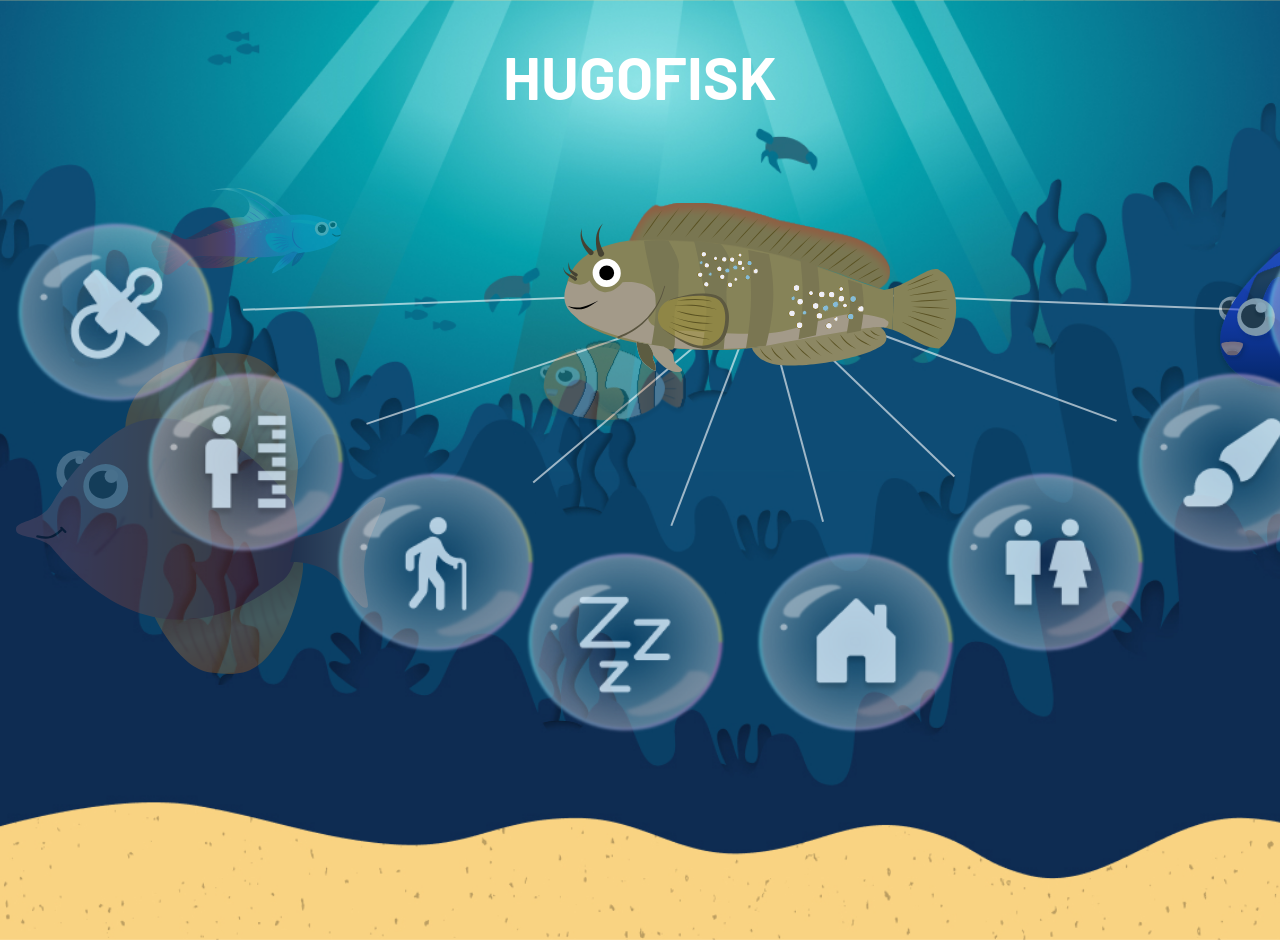
<file: Hugofisk.html>
<!-- Julie -->

<!DOCTYPE html>
<html lang="en">
<head>
    <meta charset="UTF-8">
    <meta name="viewport" content="width=device-width, initial-scale=1.0">
    <title>Hugofisk</title> 
    <link rel="stylesheet" href="css/hugofisk.css">
        <link rel="stylesheet" href="css/streger.css">
    <link href="https://fonts.googleapis.com/css2?family=Barlow:ital,wght@0,100;0,200;0,300;0,400;0,500;0,600;0,700;0,800;0,900;1,100;1,200;1,300;1,400;1,500;1,600;1,700;1,800;1,900&family=Cormorant+Garamond:ital,wght@0,300..700;1,300..700&family=Montserrat:ital,wght@0,100..900;1,100..900&display=swap" rel="stylesheet">

</head>
<body>
    
    <h1 class="overskriftlof">HUGOFISK</h1>
   
    <svg class="streger"></svg>

    <button class="Rogfarvetkirurgfisk">
        <a href="#Rogfarvetkirurgfisk">
          <img src="Fisk-svg/Rogfarvetkirurg.svg" alt="Røgfarvetkirurg"> 
        </a>
    </button>


    <button class="Ildhalekutlingfisk">
        <a href="#Ildhalekutling">
           <img src="Fisk-svg/Ildhalekutling.svg" alt="Ildhalekutling"> 
        </a>
    </button>

    <button class="Nemo">
        <a href="LorOmFiskene.html">
          <img src="Fisk-svg/Nemo.svg" alt="Nemo">  
        </a>
    </button>
   

    <button class="Hugofisk Hovedfisk">
        <a href="LorOmFiskene.html">
            <img src="Fisk-svg/Hugofisk.svg" alt="Hugofisk">
        </a>
    </button>
  

    <button class="KongeFebars">
        <a href="#KongeFebars">
           <img src="Fisk-svg/KongeFebars.svg" alt="KongeFebars"> 
        </a>
    </button>


    <button class="Paletkirurgfisk">
        <a href="#Paletkirurgfisk">
            <img src="Fisk-svg/Paletkirurg.svg" alt="Paletkirurg">
        </a>
    </button>


    <button class="Antias">
        <a href="#Antias">
           <img src="Fisk-svg/Antais.svg" alt="Antias"> 
        </a>
    </button>


    <button class="Pincetfisk">
        <a href="#Pincetfisk" class="Pincetfisk">
          <img src="Fisk-svg/Pincetfisk.svg" alt="Pincetfisk">  
        </a>
    </button>






    <!--Boblerne-->

    <section class="paragraph1">
        
        <article>
            
            <div id="paragraph1">
                <img class="storboble1" src="images/Boble.png" alt="">
                <h3 class="bobleoverskrift boble1overskrift">BABY(ER)</h3>
                <h4 class="boblelilletekst boble1tekst">
                    Intet Intet Intet Intet Intet Intet<br> 
                    Intet Intet Intet Intet Intet Intet<br>
                    Intet Intet Intet Intet Intet. 
                </h4>
                <img class="lyd lyd1" src="images/Lydknap.png" alt="">
            </div>
            
            <button onclick="hideUnhide('paragraph1')" class="boble boble1">
                <img class="boble" src="images/Babyboble.png" alt="boblebaby">
            </button>

        </article>

        
        <article>
            
            <div id="paragraph2">
                <img class="storboble2" src="images/Boble.png" alt="">
                <h3 class="bobleoverskrift boble2overskrift">STØRRELSE</h3>
                <h4 class="boblelilletekst boble2tekst">
                    Intet Intet Intet Intet Intet Intet<br> 
                    Intet Intet Intet Intet Intet Intet<br>
                    Intet Intet Intet Intet Intet. 
                </h4>
                <img class="lyd lyd2" src="images/Lydknap.png" alt="">
            </div>
            
            
            <button onclick="hideUnhide('paragraph2')" class="boble boble2">
                <img class="boble" src="images/Storrelseboble.png" alt="boblestorrelse">
            </button>

        </article>


        <article>
            
            <div id="paragraph3">
                <img class="storboble3" src="images/Boble.png" alt="">
                <h3 class="bobleoverskrift boble3overskrift">LEVETID</h3>
                <h4 class="boblelilletekst boble3tekst">
                    Intet Intet Intet Intet Intet Intet<br> 
                    Intet Intet Intet Intet Intet Intet<br>
                    Intet Intet Intet Intet Intet. 
                </h4>
                <img class="lyd lyd3" src="images/Lydknap.png" alt="">
            </div>
            
            
            <button onclick="hideUnhide('paragraph3')" class="boble boble3">
                <img class="boble" src="images/Levetidboble.png" alt="boblelevetid">
            </button>

        </article>


        <article>
            
            <div id="paragraph4">
                <img class="storboble4" src="images/Boble.png" alt="">
                <h3 class="bobleoverskrift boble4overskrift">SØVN</h3>
                <h4 class="boblelilletekst boble4tekst">
                    Intet Intet Intet Intet Intet Intet<br> 
                    Intet Intet Intet Intet Intet Intet<br>
                    Intet Intet Intet Intet Intet. 
                </h4>
                <img class="lyd lyd4" src="images/Lydknap.png" alt="">
            </div>
            
            
            <button onclick="hideUnhide('paragraph4')" class="boble boble4">
                <img class="boble" src="images/Sovnboble.png" alt="boblesovn">
            </button>

        </article>


        <article>
            
            <div id="paragraph5">
                <img class="storboble5" src="images/Boble.png" alt="">
                <h3 class="bobleoverskrift boble5overskrift">HJEM</h3>
                <h4 class="boblelilletekst boble5tekst">
                    Intet Intet Intet Intet Intet Intet<br> 
                    Intet Intet Intet Intet Intet Intet<br>
                    Intet Intet Intet Intet Intet. 
                </h4>
                <img class="lyd lyd5" src="images/Lydknap.png" alt="">
            </div>
            
            
            <button onclick="hideUnhide('paragraph5')" class="boble boble5">
                <img class="boble" src="images/Hjemboble.png" alt="boblehjem">
            </button>

        </article>
    

        <article>
            
            <div id="paragraph6">
                <img class="storboble6" src="images/Boble.png" alt="">
                <h3 class="bobleoverskrift boble6overskrift">KØN</h3>
                <h4 class="boblelilletekst boble6tekst">
                    Intet Intet Intet Intet Intet Intet<br> 
                    Intet Intet Intet Intet Intet Intet<br>
                    Intet Intet Intet Intet Intet. 
                </h4>
                <img class="lyd lyd6" src="images/Lydknap.png" alt="">
            </div>
            
            
            <button onclick="hideUnhide('paragraph6')" class="boble boble6">
                <img class="boble" src="images/Konboble.png" alt="boblekon">
            </button>

        </article>

        <article>
            
            <div id="paragraph7">
                <img class="storboble7" src="images/Boble.png" alt="">
                <h3 class="bobleoverskrift boble7overskrift">FARVE</h3>
                <h4 class="boblelilletekst boble7tekst">
                    Intet Intet Intet Intet Intet Intet<br> 
                    Intet Intet Intet Intet Intet Intet<br>
                    Intet Intet Intet Intet Intet. 
                </h4>
                <img class="lyd lyd7" src="images/Lydknap.png" alt="">
            </div>
            
            <button onclick="hideUnhide('paragraph7')" class="boble boble7">
                <img class="boble" src="images/Farveboble.png" alt="boblefarve">
            </button>

        </article>

        <article>
            
            <div id="paragraph8">
                <img class="storboble8" src="images/Boble.png" alt="">
                <h3 class="bobleoverskrift boble8overskrift">MAD</h3>
                <h4 class="boblelilletekst boble8tekst">
                    Intet Intet Intet Intet Intet Intet<br> 
                    Intet Intet Intet Intet Intet Intet<br>
                    Intet Intet Intet Intet Intet. 
                </h4>
                <img class="lyd lyd8" src="images/Lydknap.png" alt="">
            </div>
            
            
            <button onclick="hideUnhide('paragraph8')" class="boble boble8">
                <img class="boble" src="images/Madboble.png" alt="boblemad">
            </button>
        </article>


    </section>


    
    <script src="js/hugofisk.js"></script>
    <script src="js/timer.js"></script>

<script src="js/streger.js"></script>



</body>
</html>
</file>
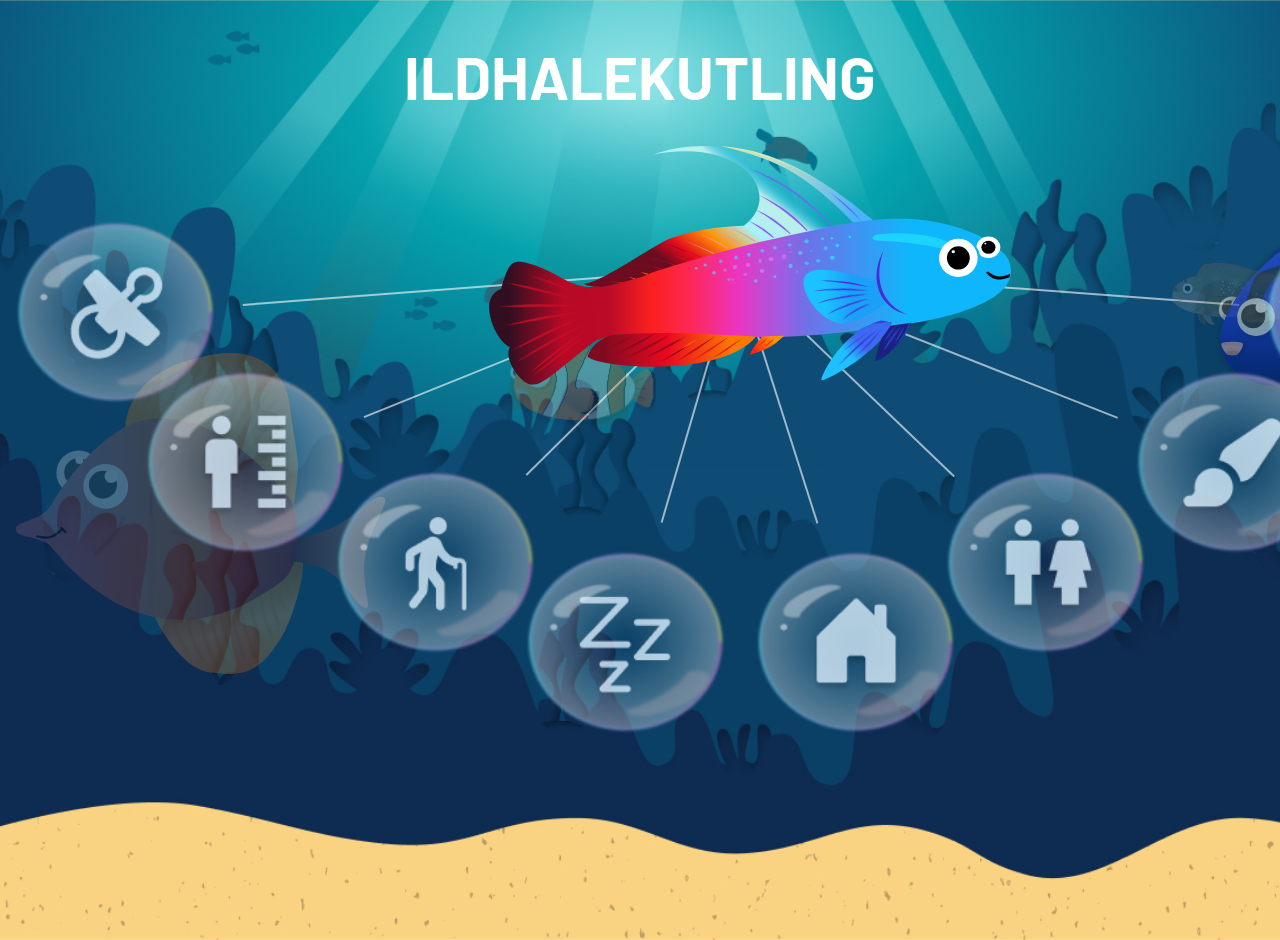
<file: ildhalekutling.html>
<!-- Julie -->


<!DOCTYPE html>
<html lang="en">
<head>
    <meta charset="UTF-8">
    <meta name="viewport" content="width=device-width, initial-scale=1.0">
    <title>Ildhalekutling</title> 
    <link rel="stylesheet" href="css/ildhalekutling.css">
<link rel="stylesheet" href="css/streger.css">
    <link href="https://fonts.googleapis.com/css2?family=Barlow:ital,wght@0,100;0,200;0,300;0,400;0,500;0,600;0,700;0,800;0,900;1,100;1,200;1,300;1,400;1,500;1,600;1,700;1,800;1,900&family=Cormorant+Garamond:ital,wght@0,300..700;1,300..700&family=Montserrat:ital,wght@0,100..900;1,100..900&display=swap" rel="stylesheet">

</head>
<body>
    
    <h1 class="overskriftlof">ILDHALEKUTLING</h1>
   
    <svg class="streger"></svg>

    <button class="Rogfarvetkirurgfisk">
        <a href="#Rogfarvetkirurgfisk">
          <img src="Fisk-svg/Rogfarvetkirurg.svg" alt="Røgfarvetkirurg"> 
        </a>
    </button>


    <button class="Ildhalekutlingfisk Hovedfisk">
        <a href="LorOmFiskene.html">
           <img src="Fisk-svg/Ildhalekutling.svg" alt="Ildhalekutling"> 
        </a>
    </button>

    <button class="Nemo">
        <a href="LorOmFiskene.html">
          <img src="Fisk-svg/Nemo.svg" alt="Nemo">  
        </a>
    </button>
   

    <button class="Hugofisk">
        <a href="LorOmFiskene.html">
            <img src="Fisk-svg/Hugofisk.svg" alt="Hugofisk">
        </a>
    </button>
  

    <button class="KongeFebars">
        <a href="#KongeFebars">
           <img src="Fisk-svg/KongeFebars.svg" alt="KongeFebars"> 
        </a>
    </button>


    <button class="Paletkirurgfisk">
        <a href="#Paletkirurgfisk">
            <img src="Fisk-svg/Paletkirurg.svg" alt="Paletkirurg">
        </a>
    </button>


    <button class="Antias">
        <a href="#Antias">
           <img src="Fisk-svg/Antais.svg" alt="Antias"> 
        </a>
    </button>


    <button class="Pincetfisk">
        <a href="#Pincetfisk" class="Pincetfisk">
          <img src="Fisk-svg/Pincetfisk.svg" alt="Pincetfisk">  
        </a>
    </button>



  <!--Boblerne-->

    <section class="paragraph1">
        
        <article>
            
            <div id="paragraph1">
                <img class="storboble1" src="images/Boble.png" alt="">
                <h3 class="bobleoverskrift boble1overskrift">BABY(ER)</h3>
                <h4 class="boblelilletekst boble1tekst">
                    Intet Intet Intet Intet Intet Intet<br> 
                    Intet Intet Intet Intet Intet Intet<br>
                    Intet Intet Intet Intet Intet. 
                </h4>
                <img class="lyd lyd1" src="images/Lydknap.png" alt="">
            </div>
            
            <button onclick="hideUnhide('paragraph1')" class="boble boble1">
                <img class="boble" src="images/Babyboble.png" alt="boblebaby">
            </button>

        </article>

        
        <article>
            
            <div id="paragraph2">
                <img class="storboble2" src="images/Boble.png" alt="">
                <h3 class="bobleoverskrift boble2overskrift">STØRRELSE</h3>
                <h4 class="boblelilletekst boble2tekst">
                    Intet Intet Intet Intet Intet Intet<br> 
                    Intet Intet Intet Intet Intet Intet<br>
                    Intet Intet Intet Intet Intet. 
                </h4>
                <img class="lyd lyd2" src="images/Lydknap.png" alt="">
            </div>
            
            
            <button onclick="hideUnhide('paragraph2')" class="boble boble2">
                <img class="boble" src="images/Storrelseboble.png" alt="boblestorrelse">
            </button>

        </article>


        <article>
            
            <div id="paragraph3">
                <img class="storboble3" src="images/Boble.png" alt="">
                <h3 class="bobleoverskrift boble3overskrift">LEVETID</h3>
                <h4 class="boblelilletekst boble3tekst">
                    Intet Intet Intet Intet Intet Intet<br> 
                    Intet Intet Intet Intet Intet Intet<br>
                    Intet Intet Intet Intet Intet. 
                </h4>
                <img class="lyd lyd3" src="images/Lydknap.png" alt="">
            </div>
            
            
            <button onclick="hideUnhide('paragraph3')" class="boble boble3">
                <img class="boble" src="images/Levetidboble.png" alt="boblelevetid">
            </button>

        </article>


        <article>
            
            <div id="paragraph4">
                <img class="storboble4" src="images/Boble.png" alt="">
                <h3 class="bobleoverskrift boble4overskrift">SØVN</h3>
                <h4 class="boblelilletekst boble4tekst">
                    Intet Intet Intet Intet Intet Intet<br> 
                    Intet Intet Intet Intet Intet Intet<br>
                    Intet Intet Intet Intet Intet. 
                </h4>
                <img class="lyd lyd4" src="images/Lydknap.png" alt="">
            </div>
            
            
            <button onclick="hideUnhide('paragraph4')" class="boble boble4">
                <img class="boble" src="images/Sovnboble.png" alt="boblesovn">
            </button>

        </article>


        <article>
            
            <div id="paragraph5">
                <img class="storboble5" src="images/Boble.png" alt="">
                <h3 class="bobleoverskrift boble5overskrift">HJEM</h3>
                <h4 class="boblelilletekst boble5tekst">
                    Ildhalekutling elsker strømme og<br> 
                    lever i åbne områder, og trives i <br>
                    et akvarie, hvor den er kendt for <br>
                    at håbbe ud af åbne akvarier.
                </h4>
                <img class="lyd lyd5" src="images/Lydknap.png" alt="">
            </div>
            
            
            <button onclick="hideUnhide('paragraph5')" class="boble boble5">
                <img class="boble" src="images/Hjemboble.png" alt="boblehjem">
            </button>

        </article>
    

        <article>
            
            <div id="paragraph6">
                <img class="storboble6" src="images/Boble.png" alt="">
                <h3 class="bobleoverskrift boble6overskrift">KØN</h3>
                <h4 class="boblelilletekst boble6tekst">
                    Det er svært at se om ildhalekutlingen<br>
                    er en dreng eller pige, og derfor <br>
                    skal fisken ud af akvariet for at se<br>
                    om, det er en dreng eller pige
                </h4>
                <img class="lyd lyd6" src="images/Lydknap.png" alt="">

            </div>
            
            
            <button onclick="hideUnhide('paragraph6')" class="boble boble6">
                <img class="boble" src="images/Konboble.png" alt="boblekon">
            </button>

        </article>

        <article>
            
            <div id="paragraph7">
                <img class="storboble7" src="images/Boble.png" alt="">
                <h3 class="bobleoverskrift boble7overskrift">FARVE</h3>
                <h4 class="boblelilletekst boble7tekst">
                    Ildhalekutling er både blå, lilla <br>
                    og rød, hvilket gør fisken til en <br>
                    af de mest regnbuefarvede i akvariet. <br>
                </h4>
                <img class="lyd lyd7" src="images/Lydknap.png" alt="">
            </div>
            
            <button onclick="hideUnhide('paragraph7')" class="boble boble7">
                <img class="boble" src="images/Farveboble.png" alt="boblefarve">
            </button>

        </article>

        <article>
            
            <div id="paragraph8">
                <img class="storboble8" src="images/Boble.png" alt="">
                <h3 class="bobleoverskrift boble8overskrift">MAD</h3>
                <h4 class="boblelilletekst boble8tekst">
                    Ildhalekutling spiser kød foder, som<br> 
                    spiser til morgenmad, frokost og <br>
                    aftensmad. 
                </h4>
                <img class="lyd lyd8" src="images/Lydknap.png" alt="">
            </div>
            
            
            <button onclick="hideUnhide('paragraph8')" class="boble boble8">
                <img class="boble" src="images/Madboble.png" alt="boblemad">
            </button>
        </article>


    </section>



    <script src="js/ildhalekutling.js"></script>



<script src="js/timer.js"></script>
<script src="js/streger.js"></script>
</body>
</html>
</file>
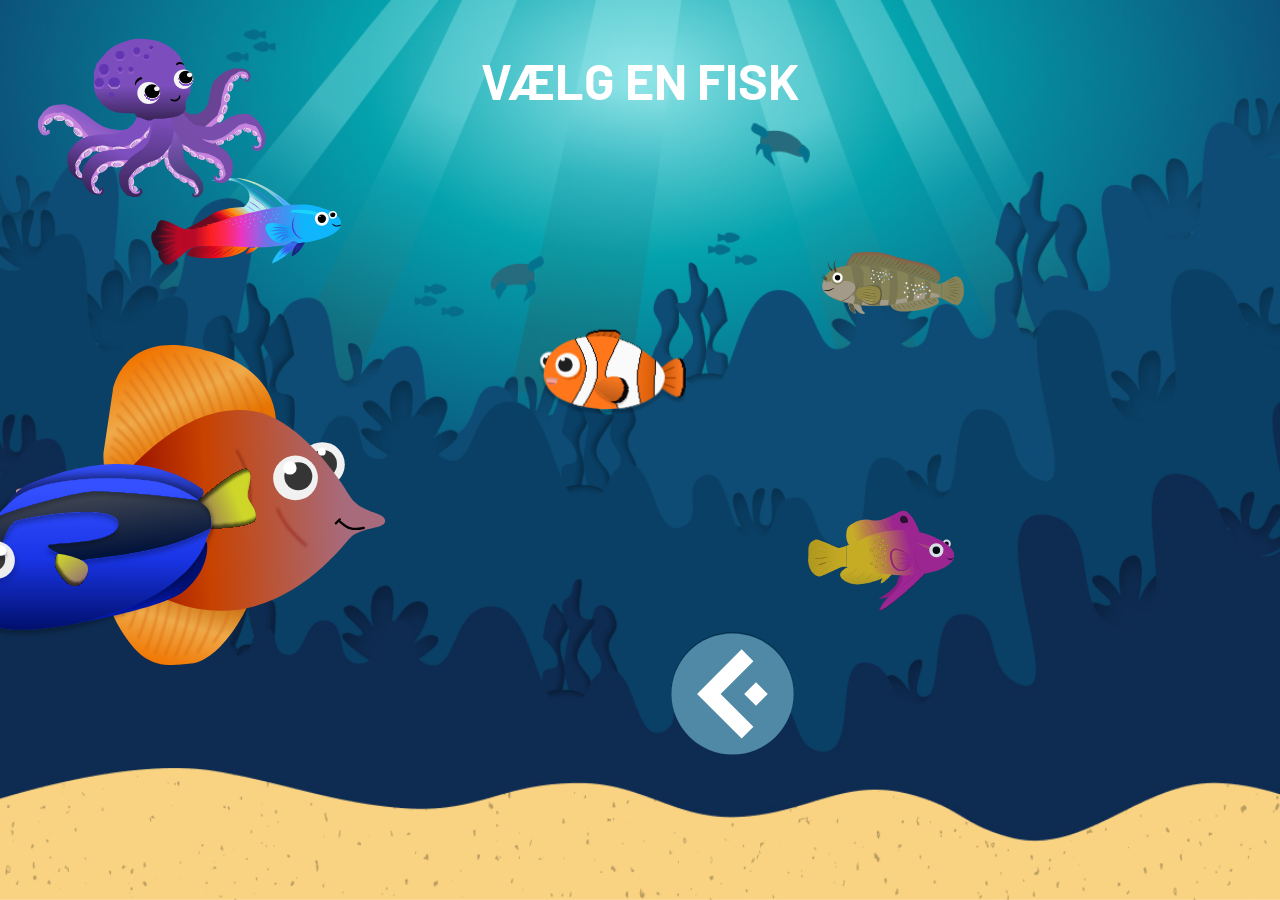
<file: LorOmFiskene.html>
<!-- Julie -->

<!DOCTYPE html>
<html lang="da">
<head>
    <meta charset="UTF-8">
    <meta name="viewport" content="width=device-width, initial-scale=1.0">
    <title>Lær om fiskene</title> <link rel="stylesheet" href="css/loromfiskene.css">
    <link rel="stylesheet" href="css/overgang.css">
    <link href="https://fonts.googleapis.com/css2?family=Barlow:ital,wght@0,100;0,200;0,300;0,400;0,500;0,600;0,700;0,800;0,900;1,100;1,200;1,300;1,400;1,500;1,600;1,700;1,800;1,900&family=Cormorant+Garamond:ital,wght@0,300..700;1,300..700&family=Montserrat:ital,wght@0,100..900;1,100..900&display=swap" rel="stylesheet">

</head>
<body>
    
    <h1 class="overskriftlof">VÆLG EN FISK</h1>
   

    <svg class="sprutte" width="1891" height="1179" viewBox="0 0 1891 1179" fill="none" xmlns="http://www.w3.org/2000/svg">
<g id="Sprutte">
<g id="Ben1" class="ben">
<path id="Polygon 7" d="M88.1859 694.97L86.4076 705.41L77.524 712.518L62.1973 718.293L43.0945 718.293L28.8773 712.518L18.2165 700.523L4.66459 676.312L5.7525e-05 653.433L7.45439e-05 628.999L2.88769 604.787L13.994 582.797L39.7604 544.147L77.966 511.717L108.619 499.056L142.382 493.28L196.581 490.17L247.003 505.275L296.981 530.375L344.072 559.918L428.479 622.779L476.681 651.878L529.326 670.092L609.289 681.864L689.699 670.092L736.345 648.546L778.993 621.224L807.869 581.908L816.713 555.697L822.751 555.697L834.705 558.807L843.59 568.358L822.751 603.232L807.869 654.543L773.884 699.19L727.017 736.063L689.699 757.831L644.163 772.936L588.854 785.153L529.326 788.929L492.23 788.929L448.472 772.936L400.047 746.947L349.403 699.19L331.411 676.311L318.083 656.542L290.762 627.444L262.108 596.124L223.903 569.691L180.811 553.698L143.715 550.144L108.619 553.698L58.864 582.797L43.0945 599.234L33.7653 616.337L26.8794 636.773L26.8794 653.433L30.2099 676.312L47.0914 696.747L67.0827 696.747L68.8597 682.087L72.6358 677.644L77.0783 677.866L80.188 677.644L83.742 679.421L87.296 685.196L88.1859 694.97Z" fill="url(#paint0_linear_951_27325)"/>
<path id="Polygon 8" d="M67.7135 685.751L70.4262 680.295L74.7904 678.699L76.1137 681.155L76.0937 684.292L75.3956 688.778L73.692 693.107L70.313 698.058L63.3818 700.119L47.7599 700.219L39.0931 694.449L32.8933 686.87L25.837 673.471L25.9212 660.252L26.0598 638.516L33.3584 613.822L41.9687 593.376L55.2533 574.918L78.5415 562.445L102.465 555.57L123.925 549.608L153.607 549.418L180.164 549.248L207.982 561.617L222.673 567.572L234.238 573.772L259.785 591.982L296.138 630.513L317.855 654.573L335.989 680.449L358.142 706.074L371.449 718.985L381.876 728.777L393.189 739.46L406.96 749.679L420.08 756.989L432.759 763.406L448.995 772.041L466.585 778.202L480.166 783.268L492.858 787.668L392.804 799.736L233.873 630.911L185.205 598.734L132.467 592.797L102.227 592.99L77.2873 602.053L59.5583 617.627L48.2058 630.247L41.6321 646.198L39.2375 671.817L54.5321 688.076L63.4475 689.812L67.7135 685.751Z" fill="#C983DF"/>
<ellipse id="Ellipse 55" cx="370.634" cy="764.802" rx="47.9809" ry="23.7646" transform="rotate(36.7671 370.634 764.802)" fill="#ECCCEE"/>
<ellipse id="Ellipse 66" cx="370.634" cy="764.802" rx="47.9809" ry="23.7646" transform="rotate(36.7671 370.634 764.802)" fill="#ECCCEE"/>
<ellipse id="Ellipse 65" cx="46.9715" cy="668.185" rx="19.0925" ry="9.58044" transform="rotate(-113.62 46.9715 668.185)" fill="#ECCCEE"/>
<ellipse id="Ellipse 63" cx="77.0312" cy="615.715" rx="36.4931" ry="16.4357" transform="rotate(-34.5349 77.0312 615.715)" fill="#ECCCEE"/>
<ellipse id="Ellipse 61" cx="157.008" cy="593.052" rx="41.4154" ry="20.1246" transform="rotate(4.7691 157.008 593.052)" fill="#ECCCEE"/>
<ellipse id="Ellipse 59" cx="230.011" cy="628.932" rx="37.5092" ry="22.1018" transform="rotate(37.7224 230.011 628.932)" fill="#ECCCEE"/>
<ellipse id="Ellipse 57" cx="294.925" cy="696.743" rx="42.2312" ry="23.6278" transform="rotate(42.2735 294.925 696.743)" fill="#ECCCEE"/>
<g id="Ellipse 56" filter="url(#filter0_i_951_27325)">
<ellipse cx="362.587" cy="770.059" rx="29.5426" ry="10.7374" transform="rotate(40.1193 362.587 770.059)" fill="#B47ADE" fill-opacity="0.55"/>
</g>
<g id="Ellipse 67" filter="url(#filter1_i_951_27325)">
<ellipse cx="48.586" cy="669.61" rx="13.7874" ry="8.41023" transform="rotate(-126.228 48.586 669.61)" fill="#B47ADE" fill-opacity="0.55"/>
</g>
<g id="Ellipse 64" filter="url(#filter2_i_951_27325)">
<ellipse cx="82.4882" cy="616.969" rx="24.0435" ry="8.98187" transform="rotate(-34.8559 82.4882 616.969)" fill="#B47ADE" fill-opacity="0.55"/>
</g>
<g id="Ellipse 62" filter="url(#filter3_i_951_27325)">
<ellipse cx="158.131" cy="597.243" rx="29.5426" ry="10.7374" transform="rotate(-0.931744 158.131 597.243)" fill="#B47ADE" fill-opacity="0.55"/>
</g>
<g id="Ellipse 60" filter="url(#filter4_i_951_27325)">
<ellipse cx="229.313" cy="634.119" rx="29.5426" ry="10.7374" transform="rotate(40.1193 229.313 634.119)" fill="#B47ADE" fill-opacity="0.55"/>
</g>
<g id="Ellipse 58" filter="url(#filter5_i_951_27325)">
<path d="M310.989 714.462C307.168 718.996 293.956 714.15 281.479 703.636C269.002 693.122 261.985 680.923 265.807 676.388C269.628 671.853 282.84 676.7 295.317 687.214C307.794 697.728 314.811 709.927 310.989 714.462Z" fill="#B47ADE" fill-opacity="0.55"/>
</g>
</g>
<g id="Ben2" class="ben">
<g id="Group 15">
<path id="Polygon 9" d="M227.849 968.009L215.718 923.528L215.718 879.555L227.849 837.939L257.333 797.841L288.334 765.998L326.917 740.389L371.059 725.394L417.897 719.16L457.322 713.432L498.937 710.23L545.438 710.23L585.874 702.986L635.577 686.137L669.61 664.572L698.926 639.468L717.8 612.173L735.318 570.39L746.61 544.443L811.329 562.974L839.803 565.164L859.684 555.897L853.928 617.732L814.846 684.116L775.08 731.122L724.535 769.705L669.61 797.841L605.587 809.298L538.362 804.581L481.921 797.841L423.963 804.581L371.059 824.799L326.917 860.348L305.352 891.18L292.21 928.077L286.987 957.056L292.21 986.709L300.803 1005.75L317.652 1020.57L348.315 1025.29L359.941 1012.49L353.37 1000.52L353.37 996.144L356.571 993.617L359.941 992.269L364.49 992.269L370.05 995.302L373.588 1000.52L376.452 1007.77L376.452 1015.52L376.452 1025.29L373.588 1033.04L366.175 1039.61L358.256 1045.34L342.419 1048.71L317.652 1048.71L298.445 1042.81L280.754 1033.04L263.737 1019.39L248.742 1003.22L227.849 968.009Z" fill="url(#paint1_linear_951_27325)"/>
<path id="Polygon 10" d="M400.533 839.837L382.003 850.113L366.165 864.266L344.431 883.473L311.744 918.517L302.311 935.365L302.311 956.089L311.744 994.671L327.583 1013.88L333.66 1019.87L343.432 1019.87L347.307 1013.88L348.655 1015.49L348.655 1016.84L351.182 1020.88L353.878 1025.6L349.991 1030.83L343.432 1037.23L336.187 1037.73L317.486 1034.53L302.311 1030.83L287.144 1008.99L283.102 988.774L276.867 962.996L276.867 938.567L287.144 906.724L320.841 853.989L371.049 817.597L400.533 801.592L438.104 801.592L498.421 796.874L558.232 806.141L621.919 806.141L673.808 790.976L722.836 762.334L767.484 729.143L810.615 679.272L839.089 625.526L855.303 567.886L871.814 567.886L827.127 703.197L810.615 729.143L780.625 755.764L746.093 784.236L712.397 806.141L673.808 830.401L634.723 839.837L572.725 839.837L516.789 830.401L458.157 830.401L400.533 839.837Z" fill="#C983DF"/>
<ellipse id="Ellipse 76" cx="473.206" cy="818.687" rx="50.8649" ry="24.396" transform="rotate(-3.9357 473.206 818.687)" fill="#ECCCEE"/>
<ellipse id="Ellipse 69" cx="720.667" cy="779.174" rx="51.3806" ry="23.0948" transform="rotate(-35.4883 720.667 779.174)" fill="#ECCCEE"/>
<ellipse id="Ellipse 80" cx="809.95" cy="710.287" rx="31.9725" ry="18.4509" transform="rotate(-50.0426 809.95 710.287)" fill="#ECCCEE"/>
<ellipse id="Ellipse 74" cx="602.597" cy="824.268" rx="51.3806" ry="23.0948" transform="rotate(3.66733 602.597 824.268)" fill="#ECCCEE"/>
<g id="Ellipse 73" filter="url(#filter6_i_951_27325)">
<ellipse cx="720.764" cy="788.171" rx="30.913" ry="15.3366" transform="rotate(-29.7406 720.764 788.171)" fill="#B47ADE" fill-opacity="0.55"/>
</g>
<g id="Ellipse 81" filter="url(#filter7_i_951_27325)">
<ellipse cx="814.981" cy="718.118" rx="17.0335" ry="10.8477" transform="rotate(-43.4495 814.981 718.118)" fill="#B47ADE" fill-opacity="0.55"/>
</g>
<g id="Ellipse 75" filter="url(#filter8_i_951_27325)">
<ellipse cx="598.066" cy="828.045" rx="30.1203" ry="13.6208" transform="rotate(7.92508 598.066 828.045)" fill="#B47ADE" fill-opacity="0.55"/>
</g>
<g id="Ellipse 77" filter="url(#filter9_i_951_27325)">
<ellipse cx="473.278" cy="824.084" rx="30.1203" ry="13.6208" transform="rotate(-5.36612 473.278 824.084)" fill="#B47ADE" fill-opacity="0.55"/>
</g>
<ellipse id="Ellipse 78" cx="361.412" cy="850.575" rx="47.776" ry="24.5678" transform="rotate(-35.4275 361.412 850.575)" fill="#ECCCEE"/>
<g id="Ellipse 79" filter="url(#filter10_i_951_27325)">
<ellipse cx="365.007" cy="855.846" rx="30.1203" ry="13.6208" transform="rotate(-42.0197 365.007 855.846)" fill="#B47ADE" fill-opacity="0.55"/>
</g>
</g>
<ellipse id="Ellipse 82" cx="301.409" cy="1003.15" rx="28.9054" ry="17.3093" transform="rotate(-132.3 301.409 1003.15)" fill="#ECCCEE"/>
<ellipse id="Ellipse 80_2" cx="297.111" cy="924.111" rx="30.0988" ry="16.2494" transform="rotate(-63.5415 297.111 924.111)" fill="#ECCCEE"/>
<g id="Ellipse 81_2" filter="url(#filter11_i_951_27325)">
<ellipse cx="300.096" cy="925.377" rx="19.2572" ry="9.58733" transform="rotate(-55.482 300.096 925.377)" fill="#B47ADE" fill-opacity="0.55"/>
</g>
<g id="Ellipse 83" filter="url(#filter12_i_951_27325)">
<ellipse cx="305.399" cy="1003.16" rx="19.2572" ry="9.58733" transform="rotate(-130.083 305.399 1003.16)" fill="#B47ADE" fill-opacity="0.55"/>
</g>
</g>
<g id="Ben3" class="ben">
<g id="Group 15_2">
<path id="Polygon 9_2" d="M338.373 1077.91L326.243 1033.43L326.243 989.455L338.373 947.839L367.858 907.741L398.858 875.898L437.441 850.289L481.583 835.294L528.422 829.06L567.846 823.332L609.462 820.131L655.963 820.13L696.399 812.886L736.523 783.443L773.589 749.368L804.758 733.235L827.672 670.728L809.45 557.559L835.06 557.559L845.843 557.559L869.118 557.559L869.118 722.073L835.061 774.472L795.154 829.06L746.101 875.898L696.399 896.714L648.887 914.481L592.445 907.741L534.487 914.481L481.583 934.699L437.441 970.248L415.876 1001.08L402.735 1037.98L397.512 1066.96L402.735 1096.61L411.328 1115.65L428.176 1130.47L458.84 1135.19L470.465 1122.39L463.894 1110.42L463.894 1106.04L467.096 1103.52L470.465 1102.17L475.014 1102.17L480.574 1105.2L484.112 1110.42L486.976 1117.67L486.976 1125.42L486.976 1135.19L484.112 1142.94L476.699 1149.51L468.78 1155.24L452.943 1158.61L428.176 1158.61L408.969 1152.71L391.278 1142.94L374.262 1129.29L359.266 1113.12L338.373 1077.91Z" fill="url(#paint2_linear_951_27325)"/>
<path id="Polygon 10_2" d="M515.099 952.38L496.569 962.656L480.732 976.808L458.997 996.015L426.31 1031.06L416.877 1047.91L416.877 1068.63L426.31 1107.21L442.149 1126.42L448.226 1132.42L457.998 1132.42L465.772 1127.32L468.444 1123.95L469.478 1121.92L468.973 1119.57L470.489 1120.24L471.837 1121.92L473.016 1125.29L472.174 1129.34L468.444 1138.14L464.557 1143.37L457.998 1149.77L450.754 1150.28L432.052 1147.07L416.877 1143.37L401.711 1121.53L397.668 1101.32L391.433 1075.54L391.433 1051.11L401.711 1019.27L435.407 966.532L485.615 930.139L515.099 914.134L551.698 909.417L613.362 903.518L669.467 903.518L736.485 918.683L788.374 903.518L837.402 874.876L882.05 841.685L925.182 791.814L953.655 738.068L969.869 680.429L986.38 680.429L941.693 815.74L925.182 841.685L895.191 868.306L860.66 896.779L826.963 918.683L788.374 942.943L749.29 952.38L687.291 952.38L631.355 942.943L572.723 942.943L515.099 952.38Z" fill="#C983DF"/>
<ellipse id="Ellipse 76_2" cx="587.771" cy="931.233" rx="50.8649" ry="24.396" transform="rotate(-3.9357 587.771 931.233)" fill="#ECCCEE"/>
<ellipse id="Ellipse 69_2" cx="835.233" cy="891.719" rx="51.3806" ry="23.0948" transform="rotate(-35.4883 835.233 891.719)" fill="#ECCCEE"/>
<ellipse id="Ellipse 80_3" cx="924.516" cy="822.833" rx="31.9725" ry="18.4509" transform="rotate(-50.0426 924.516 822.833)" fill="#ECCCEE"/>
<ellipse id="Ellipse 74_2" cx="717.163" cy="936.813" rx="51.3806" ry="23.0948" transform="rotate(3.66733 717.163 936.813)" fill="#ECCCEE"/>
<g id="Ellipse 73_2" filter="url(#filter13_i_951_27325)">
<ellipse cx="835.33" cy="900.717" rx="30.913" ry="15.3366" transform="rotate(-29.7406 835.33 900.717)" fill="#B47ADE" fill-opacity="0.55"/>
</g>
<g id="Ellipse 81_3" filter="url(#filter14_i_951_27325)">
<ellipse cx="929.547" cy="830.664" rx="17.0335" ry="10.8477" transform="rotate(-43.4495 929.547 830.664)" fill="#B47ADE" fill-opacity="0.55"/>
</g>
<g id="Ellipse 75_2" filter="url(#filter15_i_951_27325)">
<ellipse cx="712.632" cy="940.591" rx="30.1203" ry="13.6208" transform="rotate(7.92508 712.632 940.591)" fill="#B47ADE" fill-opacity="0.55"/>
</g>
<g id="Ellipse 77_2" filter="url(#filter16_i_951_27325)">
<ellipse cx="587.843" cy="936.629" rx="30.1203" ry="13.6208" transform="rotate(-5.36612 587.843 936.629)" fill="#B47ADE" fill-opacity="0.55"/>
</g>
<ellipse id="Ellipse 78_2" cx="475.977" cy="963.121" rx="47.776" ry="24.5678" transform="rotate(-35.4275 475.977 963.121)" fill="#ECCCEE"/>
<g id="Ellipse 79_2" filter="url(#filter17_i_951_27325)">
<ellipse cx="479.573" cy="968.392" rx="30.1203" ry="13.6208" transform="rotate(-42.0197 479.573 968.392)" fill="#B47ADE" fill-opacity="0.55"/>
</g>
</g>
<ellipse id="Ellipse 82_2" cx="427.096" cy="1122.1" rx="28.9054" ry="17.3093" transform="rotate(-132.3 427.096 1122.1)" fill="#ECCCEE"/>
<ellipse id="Ellipse 80_4" cx="422.798" cy="1043.06" rx="30.0988" ry="16.2494" transform="rotate(-63.5415 422.798 1043.06)" fill="#ECCCEE"/>
<g id="Ellipse 81_4" filter="url(#filter18_i_951_27325)">
<ellipse cx="425.783" cy="1044.32" rx="19.2572" ry="9.58733" transform="rotate(-55.482 425.783 1044.32)" fill="#B47ADE" fill-opacity="0.55"/>
</g>
<g id="Ellipse 83_2" filter="url(#filter19_i_951_27325)">
<ellipse cx="431.087" cy="1122.11" rx="19.2572" ry="9.58733" transform="rotate(-130.083 431.087 1122.11)" fill="#B47ADE" fill-opacity="0.55"/>
</g>
</g>
<g id="Ben4" class="ben">
<path id="Polygon 12" d="M749.327 1121.42L749.496 1120.24L751.012 1119.9L754.719 1121.08L755.561 1125.8L755.561 1132.37L750.675 1144.84L743.093 1151.91L729.446 1151.91L722.875 1153.26L714.957 1151.91L700.804 1148.53L681.092 1125.8L676.206 1120.07L673.845 1112.66L669.97 1097.49L666.264 1080.14L666.264 1063.8L668.117 1046.28L673.845 1031.11L692.379 1000.62L702.993 987.139L715.966 973.997L731.298 964.562L748.652 953.442L766.005 941.817L785.886 933.393L858.333 906.604L886.806 892.788L914.437 873.244L932.128 855.385L947.46 836.852L974.417 797.595L988.064 776.535L996.32 751.6L981.999 807.367L957.57 855.385L936.173 882.005L912.416 901.212L890.684 920.757L858.333 937.099L826.492 947.04L795.828 960.519L739.218 998.259L722.875 1014.6L708.554 1028.59L698.445 1046.61L695.75 1058.24L694.907 1070.37L694.907 1085.7L698.445 1101.71L711.756 1123.61L719.843 1131.19L733.827 1136.58L745.957 1133.72L751.854 1129L752.865 1123.78L751.854 1121.92L750.675 1121.42L749.327 1121.42Z" fill="#C983DF"/>
<ellipse id="Ellipse 82_3" cx="935.445" cy="861.248" rx="44.8254" ry="14.4712" transform="rotate(-51.5633 935.445 861.248)" fill="#ECCCEE"/>
<g id="Ellipse 82_4" filter="url(#filter20_i_951_27325)">
<ellipse cx="935.272" cy="864.321" rx="26.839" ry="9.3882" transform="rotate(-52.2108 935.272 864.321)" fill="#B47ADE" fill-opacity="0.55"/>
</g>
<ellipse id="Ellipse 87" cx="743.584" cy="977.193" rx="51.4198" ry="19.8823" transform="rotate(-31.4671 743.584 977.193)" fill="#ECCCEE"/>
<ellipse id="Ellipse 90" cx="713.562" cy="1111.79" rx="25.5435" ry="16.9723" transform="rotate(-137.269 713.562 1111.79)" fill="#ECCCEE"/>
<ellipse id="Ellipse 86" cx="689.452" cy="1060.14" rx="29.7491" ry="20.5091" transform="rotate(-97.1 689.452 1060.14)" fill="#ECCCEE"/>
<g id="Ellipse 88" filter="url(#filter21_i_951_27325)">
<ellipse cx="689.473" cy="1060.07" rx="21.3138" ry="13.2355" transform="rotate(-87.8222 689.473 1060.07)" fill="#B47ADE" fill-opacity="0.55"/>
</g>
<g id="Ellipse 89" filter="url(#filter22_i_951_27325)">
<ellipse cx="743.636" cy="982.108" rx="32.1871" ry="14.2458" transform="rotate(-33.0902 743.636 982.108)" fill="#B47ADE" fill-opacity="0.55"/>
</g>
<g id="Ellipse 91" filter="url(#filter23_i_951_27325)">
<ellipse cx="715.773" cy="1111.79" rx="17.0194" ry="11.4032" transform="rotate(-130.11 715.773 1111.79)" fill="#B47ADE" fill-opacity="0.55"/>
</g>
<ellipse id="Ellipse 84" cx="848.027" cy="921.65" rx="42.7711" ry="24.2879" transform="rotate(-27.9419 848.027 921.65)" fill="#ECCCEE"/>
<g id="Ellipse 85" filter="url(#filter24_i_951_27325)">
<ellipse cx="852.106" cy="926.86" rx="29.2338" ry="14.8356" transform="rotate(-31.2113 852.106 926.86)" fill="#B47ADE" fill-opacity="0.55"/>
</g>
<path id="Polygon 11" d="M744.72 1117.75L745.394 1114.04L749.101 1112.02L751.796 1110.5L754.829 1110L759.378 1110.84L762.242 1113.2L767.802 1117.75L771.509 1127.35L771.509 1138.64L766.454 1151.61L754.829 1163.07L732.926 1174.19L703.779 1174.19L658.626 1163.07L621.054 1122.97L603.027 1083.54L597.13 1040.08L597.13 997.956L621.054 952.971L689.964 877.154L783.303 813.468L816.325 767.472L834.916 711.367L844.799 647.85L856.256 584.332L988.178 584.332L1005.7 647.85L1010.42 683.231L1005.7 711.367L988.178 775.054L955.66 825.43L924.66 864.518L878.159 898.214L767.971 939.829L723.997 969.819L684.909 1015.48L674.8 1029.8L668.061 1049.68L668.061 1088.6L674.8 1117.75L697.714 1145.04L723.997 1151.61L749.101 1145.04L751.796 1136.11L753.144 1127.35L753.818 1123.64L753.144 1120.44L747.921 1120.44L745.394 1119.43L744.72 1117.75Z" fill="url(#paint3_linear_951_27325)"/>
</g>
<g id="Ben5">
<path id="Polygon 15" d="M1159.85 1165.7L1158.16 1160.65L1170.46 1144.98L1165.58 1125.61L1151.93 1094.1L1109.81 1068.15L1015.46 1018.96L952.444 952.237L942.167 910.453L946.548 871.534L971.146 833.289L964.575 857.213L964.575 881.474L968.619 905.23L977.548 929.492L1001.04 963.888L1042.66 1002.13L1091.18 1023.19L1139.03 1046.11L1153.69 1053.69L1162.04 1068.15L1177.87 1094.1L1192.7 1130.15L1187.98 1151.55L1185.12 1159.13L1177.87 1162.17L1167.6 1164.19L1159.85 1165.7Z" fill="#C983DF"/>
<path id="Polygon 14" d="M1153.69 1165.56L1152 1160.51L1164.3 1144.84L1159.41 1125.46L1145.77 1093.96L1103.65 1068.01L1009.3 1018.81L946.284 952.095L936.006 910.311L940.387 871.392L964.986 833.146L958.415 857.071L958.415 881.332L962.458 905.088L971.388 929.35L991.1 967.595L1034.57 1003.65L1130.94 1047.79L1145.77 1055.71L1155.88 1068.01L1171.71 1093.96L1186.54 1130.01L1181.82 1151.41L1178.96 1158.99L1171.71 1162.02L1161.44 1164.05L1153.69 1165.56Z" fill="#C983DF"/>
<path id="Polygon 13" d="M1155.48 1159.8L1179.24 1153.73L1187.33 1130.15L1179.24 1101.17L1165.59 1074.72L1150.43 1053.49L1113.36 1035.29L1029.12 995.866L992.057 960.485L973.69 922.576L962.233 889.048L962.233 856.026L965.94 821.992L981.272 793.35L1009.91 675.076L1069.73 793.35L1069.73 843.221L1079.16 889.048L1097.86 928.642L1135.77 970.762L1157.67 989.969L1179.24 1013.39L1196.93 1035.29L1211.76 1061.24L1218.5 1077.75L1220.52 1097.63L1222.37 1118.18L1215.97 1138.91L1205.52 1155.59L1191.54 1169.4L1179.58 1176.48L1165.59 1178.33L1146.55 1175.3L1135.94 1159.8L1135.77 1154.24L1137.96 1149.02L1143.18 1146.83L1149.25 1147.5L1155.48 1159.8Z" fill="url(#paint4_linear_951_27325)"/>
<ellipse id="Ellipse 92" cx="950.2" cy="911.874" rx="28.6748" ry="16.2557" transform="rotate(-103.779 950.2 911.874)" fill="#ECCCEE"/>
<ellipse id="Ellipse 95" cx="978.992" cy="970.353" rx="28.6748" ry="16.2557" transform="rotate(-134.093 978.992 970.353)" fill="#ECCCEE"/>
<ellipse id="Ellipse 96" cx="1020" cy="1015.1" rx="29.9827" ry="16.2557" transform="rotate(-139.965 1020 1015.1)" fill="#ECCCEE"/>
<ellipse id="Ellipse 99" cx="1073.11" cy="1050.04" rx="29.9827" ry="16.2557" transform="rotate(-155.579 1073.11 1050.04)" fill="#ECCCEE"/>
<ellipse id="Ellipse 101" cx="1136.68" cy="1080.42" rx="29.9827" ry="16.2557" transform="rotate(-146.524 1136.68 1080.42)" fill="#ECCCEE"/>
<ellipse id="Ellipse 103" cx="1171.85" cy="1127.12" rx="22.0346" ry="12.7031" transform="rotate(-105.994 1171.85 1127.12)" fill="#ECCCEE"/>
<g id="Ellipse 93" filter="url(#filter25_i_951_27325)">
<ellipse cx="948.014" cy="913.75" rx="20.1684" ry="12.0105" transform="rotate(68.7287 948.014 913.75)" fill="#B47ADE" fill-opacity="0.55"/>
</g>
<g id="Ellipse 94" filter="url(#filter26_i_951_27325)">
<ellipse cx="976.013" cy="973.855" rx="20.1684" ry="12.0105" transform="rotate(51.8084 976.013 973.855)" fill="#B47ADE" fill-opacity="0.55"/>
</g>
<g id="Ellipse 97" filter="url(#filter27_i_951_27325)">
<ellipse cx="1016.4" cy="1018.48" rx="20.1684" ry="12.0105" transform="rotate(39.3175 1016.4 1018.48)" fill="#B47ADE" fill-opacity="0.55"/>
</g>
<g id="Ellipse 98" filter="url(#filter28_i_951_27325)">
<ellipse cx="1071.44" cy="1052.73" rx="20.1684" ry="12.0105" transform="rotate(24.3581 1071.44 1052.73)" fill="#B47ADE" fill-opacity="0.55"/>
</g>
<g id="Ellipse 100" filter="url(#filter29_i_951_27325)">
<ellipse cx="1130.46" cy="1082.35" rx="20.1684" ry="12.0105" transform="rotate(36.0694 1130.46 1082.35)" fill="#B47ADE" fill-opacity="0.55"/>
</g>
<g id="Ellipse 102" filter="url(#filter30_i_951_27325)">
<ellipse cx="1166.09" cy="1127.3" rx="14.5892" ry="10.6549" transform="rotate(83.8181 1166.09 1127.3)" fill="#B47ADE" fill-opacity="0.55"/>
</g>
</g>
<g id="Ben6">
<path id="Polygon 16" d="M1320.23 1022.74L1312.48 1029.65L1316.02 1042.96L1335.57 1050.54L1365.72 1037.57L1383.41 1000.5L1365.72 937.155L1335.57 902.28L1297.32 872.627L1232.45 854.094L1171.63 842.301L1111.65 820.734L1062.46 780.298L1005.01 680.725L978.559 570.2L1037.7 552.341L1069.37 619.23L1126.82 680.725L1185.96 724.026L1248.46 754.522L1329.34 788.555L1395.55 842.301L1432.27 900.595L1439.52 937.155L1439.52 970.516L1432.27 1011.62L1409.02 1047.51L1374.15 1070.76L1335.57 1070.76L1307.26 1057.79L1297.32 1032.69L1300.35 1017.18L1313.66 1015.67L1320.23 1022.74Z" fill="url(#paint5_linear_951_27325)"/>
<path id="Polygon 17" d="M1319.47 1023.19L1324.19 1035.49L1336.82 1036.84L1353.34 1023.19L1353.34 1009.04L1353.34 987.139L1346.77 972.65L1298.08 924.296L1256.79 900.709L1210.63 889.082L1174.07 879.48L1125.21 855.556L1091.17 826.071L1064.89 793.554L1064.89 783.614L1152.17 833.651L1177.36 841.57L1201.87 846.456L1226.47 849.489L1256.79 855.556L1302.79 874.426L1343.23 900.709L1371.2 942.156L1381.3 981.917L1387.54 1008.2L1371.19 1036.84L1343.23 1052.17L1321.33 1049.14L1313.41 1039.71L1312.06 1028.75L1319.47 1023.19Z" fill="#C983DF"/>
<ellipse id="Ellipse 104" cx="1096.14" cy="818.69" rx="29.9827" ry="16.2557" transform="rotate(-143.627 1096.14 818.69)" fill="#ECCCEE"/>
<ellipse id="Ellipse 108" cx="1203.69" cy="882.844" rx="29.9827" ry="16.2557" transform="rotate(-162.309 1203.69 882.844)" fill="#ECCCEE"/>
<ellipse id="Ellipse 113" cx="1335.27" cy="947.987" rx="24.5688" ry="15.456" transform="rotate(-143.378 1335.27 947.987)" fill="#ECCCEE"/>
<ellipse id="Ellipse 115" cx="1351.19" cy="1000.01" rx="24.5688" ry="15.456" transform="rotate(-90.9996 1351.19 1000.01)" fill="#ECCCEE"/>
<ellipse id="Ellipse 110" cx="1272.31" cy="906.291" rx="29.9827" ry="16.2557" transform="rotate(-154.767 1272.31 906.291)" fill="#ECCCEE"/>
<ellipse id="Ellipse 106" cx="1145" cy="857.104" rx="29.9827" ry="16.2557" transform="rotate(-143.627 1145 857.104)" fill="#ECCCEE"/>
<g id="Ellipse 105" filter="url(#filter31_i_951_27325)">
<ellipse cx="1092.31" cy="822.022" rx="20.1684" ry="12.0105" transform="rotate(39.3175 1092.31 822.022)" fill="#B47ADE" fill-opacity="0.55"/>
</g>
<g id="Ellipse 107" filter="url(#filter32_i_951_27325)">
<ellipse cx="1140.83" cy="860.773" rx="20.1684" ry="12.0105" transform="rotate(39.3175 1140.83 860.773)" fill="#B47ADE" fill-opacity="0.55"/>
</g>
<g id="Ellipse 109" filter="url(#filter33_i_951_27325)">
<ellipse cx="1202" cy="883.813" rx="20.1684" ry="12.0105" transform="rotate(19.8835 1202 883.813)" fill="#B47ADE" fill-opacity="0.55"/>
</g>
<g id="Ellipse 111" filter="url(#filter34_i_951_27325)">
<ellipse cx="1272.17" cy="910.775" rx="20.1684" ry="12.0105" transform="rotate(31.9005 1272.17 910.775)" fill="#B47ADE" fill-opacity="0.55"/>
</g>
<g id="Ellipse 112" filter="url(#filter35_i_951_27325)">
<ellipse cx="1335.47" cy="949.689" rx="20.1684" ry="12.0105" transform="rotate(37.5246 1335.47 949.689)" fill="#B47ADE" fill-opacity="0.55"/>
</g>
<g id="Ellipse 114" filter="url(#filter36_i_951_27325)">
<ellipse cx="1348.1" cy="1002.06" rx="20.1684" ry="12.0105" transform="rotate(86.7689 1348.1 1002.06)" fill="#B47ADE" fill-opacity="0.55"/>
</g>
</g>
<g id="Ben7" class="ben">
<path id="Polygon 18" d="M1596.96 791.53L1601.68 813.77L1623.08 813.77L1649.7 787.318L1649.7 735.594L1619.03 665L1584.16 643.434L1537.49 633.83L1489.47 643.434L1450.89 669.884L1400.68 711.838L1370.02 730.539L1331.94 746.208L1299.93 755.643L1260 755.643L1198.68 741.826L1098.1 669.884L1039.46 565.93L1072.49 525.326L1112.58 586.15L1163.29 625.069L1221.58 643.434L1287.29 643.434L1363.28 620.183L1420.06 582.612L1479.87 565.93L1526.03 559.53L1567.14 565.931L1627.63 616.477L1663.85 669.884L1682.05 721.104L1677.16 775.018L1663.85 805.851L1641.95 828.259L1619.03 835.167L1596.96 830.281L1584.16 813.77L1584.16 791.53L1596.96 791.53Z" fill="#794DAC"/>
<path id="Polygon 19" d="M1599.15 794.563L1608.59 800.123L1619.54 800.123L1628.81 794.563L1632.01 788.161L1636.05 768.954L1632.01 749.747L1599.15 693.474L1560.91 676.288L1533.11 669.717L1511.71 676.288L1481.89 688.082L1454.76 707.963L1403.38 744.355L1347.61 775.861L1284.59 780.072L1245.5 764.234L1208.27 743.511L1256.29 754.632L1303.8 754.632L1356.03 736.267L1395.62 714.87L1486.6 643.265L1533.11 629.787L1579.61 643.265L1608.59 652.027L1625.94 676.288L1647.84 725.991L1652.9 749.747L1649.36 777.209L1647.84 797.258L1625.94 812.591L1608.59 812.591L1601.85 811.243L1599.83 805.683L1599.15 800.123L1599.15 794.563Z" fill="#C983DF"/>
<ellipse id="Ellipse 116" cx="1345.25" cy="773.239" rx="29.9827" ry="16.2557" transform="rotate(162.688 1345.25 773.239)" fill="#ECCCEE"/>
<ellipse id="Ellipse 119" cx="1420.15" cy="738.509" rx="29.9827" ry="16.2557" transform="rotate(146.121 1420.15 738.509)" fill="#ECCCEE"/>
<ellipse id="Ellipse 122" cx="1545.8" cy="680.549" rx="29.9827" ry="16.2557" transform="rotate(-168.771 1545.8 680.549)" fill="#ECCCEE"/>
<ellipse id="Ellipse 126" cx="1631.61" cy="752.078" rx="21.9435" ry="12.4703" transform="rotate(-110.314 1631.61 752.078)" fill="#ECCCEE"/>
<ellipse id="Ellipse 120" cx="1479.11" cy="699.084" rx="29.9827" ry="16.2557" transform="rotate(146.121 1479.11 699.084)" fill="#ECCCEE"/>
<ellipse id="Ellipse 124" cx="1599.29" cy="704.765" rx="22.8135" ry="16.4814" transform="rotate(-141.287 1599.29 704.765)" fill="#ECCCEE"/>
<g id="Ellipse 117" filter="url(#filter37_i_951_27325)">
<ellipse cx="1345.04" cy="776.902" rx="20.1684" ry="12.0105" transform="rotate(-22.1635 1345.04 776.902)" fill="#B47ADE" fill-opacity="0.55"/>
</g>
<g id="Ellipse 118" filter="url(#filter38_i_951_27325)">
<ellipse cx="1421.98" cy="741.186" rx="20.1684" ry="12.0105" transform="rotate(-37.2372 1421.98 741.186)" fill="#B47ADE" fill-opacity="0.55"/>
</g>
<g id="Ellipse 121" filter="url(#filter39_i_951_27325)">
<ellipse cx="1479.6" cy="704.794" rx="20.1684" ry="12.0105" transform="rotate(-37.2372 1479.6 704.794)" fill="#B47ADE" fill-opacity="0.55"/>
</g>
<g id="Ellipse 123" filter="url(#filter40_i_951_27325)">
<ellipse cx="1546.02" cy="684.317" rx="20.1684" ry="12.0105" transform="rotate(17.4631 1546.02 684.317)" fill="#B47ADE" fill-opacity="0.55"/>
</g>
<g id="Ellipse 125" filter="url(#filter41_i_951_27325)">
<ellipse cx="1595.19" cy="708.377" rx="16.8502" ry="9.52465" transform="rotate(48.7272 1595.19 708.377)" fill="#B47ADE" fill-opacity="0.55"/>
</g>
<g id="Ellipse 127" filter="url(#filter42_i_951_27325)">
<ellipse cx="1627.91" cy="753.931" rx="16.8502" ry="9.52465" transform="rotate(62.166 1627.91 753.931)" fill="#B47ADE" fill-opacity="0.55"/>
</g>
</g>
<g id="Ben8" class="ben">
<path id="Polygon 20" d="M1531.79 308.506L1543.76 311.034L1551 304.8L1554.54 289.805L1551 268.744L1537.18 253.918L1504.33 246.505L1476.03 253.918L1406.78 310.023L1384.03 350.458L1363.98 410.775L1356.07 459.467L1349.83 512.371L1334.5 558.367L1309.56 601.161L1276.37 633.847L1234.75 654.907L1163.32 642.439L1122.04 610.596L1085.48 573.867L1070.65 549.437L1075.2 530.062L1122.04 562.916L1175.95 562.916L1230.37 530.061L1256.49 484.234L1276.37 378.596L1292.55 327.545L1334.5 281.886L1385.04 246.505L1439.13 224.771L1495.23 224.771L1532.64 231.004L1560.6 253.918L1570.88 276.832L1567.51 300.925L1559.42 316.257L1547.13 324.007L1537.18 324.007L1531.79 320.637L1527.58 314.909L1531.79 308.506Z" fill="url(#paint6_linear_951_27325)"/>
<path id="Polygon 21" d="M1548.98 310.36L1521.35 275.315L1491.02 281.381L1470.47 299.577L1447.05 314.066L1429.36 339.17L1414.87 370.003L1405.6 401.34L1400.38 439.586L1397.34 480.19L1391.45 518.773L1373.92 559.377L1338.04 616.492L1280.42 654.738L1233.92 654.737L1325.4 570.665L1351.01 497.207L1358.42 434.7L1382.69 349.616L1425.99 284.245L1486.13 247.684L1518.32 247.684L1537.69 253.244L1552.01 269.082L1555.38 289.805L1548.98 310.36Z" fill="#C983DF"/>
<ellipse id="Ellipse 128" cx="1348.06" cy="593.505" rx="33.6667" ry="19.4239" transform="rotate(121.919 1348.06 593.505)" fill="#ECCCEE"/>
<ellipse id="Ellipse 130" cx="1378.48" cy="527.342" rx="33.6667" ry="19.4239" transform="rotate(108.234 1378.48 527.342)" fill="#ECCCEE"/>
<ellipse id="Ellipse 134" cx="1421.61" cy="361.892" rx="33.6667" ry="19.4239" transform="rotate(108.234 1421.61 361.892)" fill="#ECCCEE"/>
<ellipse id="Ellipse 138" cx="1516.76" cy="284.331" rx="21.6884" ry="14.0295" transform="rotate(-170.43 1516.76 284.331)" fill="#ECCCEE"/>
<ellipse id="Ellipse 137" cx="1460.45" cy="297.561" rx="26.593" ry="15.2705" transform="rotate(138.924 1460.45 297.561)" fill="#ECCCEE"/>
<ellipse id="Ellipse 132" cx="1396.99" cy="441.62" rx="32.1536" ry="21.3247" transform="rotate(100.734 1396.99 441.62)" fill="#ECCCEE"/>
<g id="Ellipse 131" filter="url(#filter43_i_951_27325)">
<ellipse cx="1383.92" cy="532.171" rx="20.034" ry="12.0652" transform="rotate(-74.7854 1383.92 532.171)" fill="#B47ADE" fill-opacity="0.55"/>
</g>
<g id="Ellipse 133" filter="url(#filter44_i_951_27325)">
<ellipse cx="1400.77" cy="445.404" rx="20.034" ry="12.0652" transform="rotate(-74.7854 1400.77 445.404)" fill="#B47ADE" fill-opacity="0.55"/>
</g>
<g id="Ellipse 135" filter="url(#filter45_i_951_27325)">
<ellipse cx="1424.69" cy="368.239" rx="20.034" ry="12.0652" transform="rotate(-74.7854 1424.69 368.239)" fill="#B47ADE" fill-opacity="0.55"/>
</g>
<g id="Ellipse 136" filter="url(#filter46_i_951_27325)">
<ellipse cx="1464.7" cy="301.874" rx="20.034" ry="12.0652" transform="rotate(-37.9969 1464.7 301.874)" fill="#B47ADE" fill-opacity="0.55"/>
</g>
<g id="Ellipse 139" filter="url(#filter47_i_951_27325)">
<ellipse cx="1514.45" cy="289.865" rx="20.034" ry="12.0652" transform="rotate(17.6897 1514.45 289.865)" fill="#B47ADE" fill-opacity="0.55"/>
</g>
</g>
<g id="Hoved">
<path id="Krop" d="M569.388 55.9357L605.444 39.0875L644.363 25.4404L683.283 12.6357L724.224 4.71704H767.018L809.813 9.09759L856.651 17.5217L895.402 25.6089L939.544 45.6583L981.665 72.2785L1020.42 103.279L1051.59 143.041L1069.28 185.162L1090.84 229.641L1126.39 315.904L1129.76 355.835L1126.39 398.292L1110.55 434.516L1090.84 466.022V526.339L1072.48 556.666L1032.21 578.231L991.1 588.003L921.517 595.754H860.358L850.586 600.471L834.074 609.569H823.123H809.644L750.675 588.003H736.523L724.224 575.704L714.115 558.519L688.842 556.666H645.542L581.519 549.926L525.414 530.214L487.169 499.213L463.244 477.647L446.059 453.217L430.222 424.07L418.934 397.281L413.037 365.943V338.144V306.301V278.164V246.826L424.156 220.712L430.222 195.439L446.059 174.21L470.658 144.726L500.142 110.019L533.165 79.6917L569.388 55.9357Z" fill="url(#paint7_linear_951_27325)"/>
<g id="Bobbler">
<g id="Ellipse 146" filter="url(#filter48_d_951_27325)">
<ellipse cx="605.107" cy="125.519" rx="33.3595" ry="30.1584" fill="#6235B3"/>
</g>
<g id="Ellipse 147" filter="url(#filter49_d_951_27325)">
<ellipse cx="563.492" cy="325.676" rx="41.6152" ry="34.5389" fill="#6235B3"/>
</g>
<g id="Ellipse 148" filter="url(#filter50_d_951_27325)">
<ellipse cx="686.821" cy="229.809" rx="18.7016" ry="17.8591" fill="#6235B3"/>
</g>
<g id="Ellipse 149" filter="url(#filter51_d_951_27325)">
<ellipse cx="801.22" cy="137.986" rx="20.2179" ry="17.6907" fill="#6235B3"/>
</g>
<g id="Ellipse 150" filter="url(#filter52_d_951_27325)">
<ellipse cx="730.289" cy="94.1809" rx="24.093" ry="26.1148" fill="#6235B3"/>
</g>
<g id="Ellipse 151" filter="url(#filter53_d_951_27325)">
<ellipse cx="486.664" cy="229.641" rx="35.2128" ry="39.5934" fill="#6235B3"/>
</g>
<g id="Ellipse 154" filter="url(#filter54_d_951_27325)">
<ellipse cx="606.96" cy="229.809" rx="17.3537" ry="17.8591" fill="#6235B3"/>
</g>
<g id="Ellipse 155" filter="url(#filter55_d_951_27325)">
<ellipse cx="836.77" cy="68.9086" rx="14.658" ry="13.3101" fill="#5C31AA"/>
</g>
<ellipse id="Ellipse 152" cx="543.274" cy="419.521" rx="18.7016" ry="18.5331" fill="#6235B3"/>
</g>
<g id="&#195;&#152;je1">
<g id="Ellipse 153" filter="url(#filter56_d_951_27325)">
<ellipse cx="452.799" cy="327.866" rx="34.0335" ry="32.3486" fill="#6235B3"/>
</g>
<ellipse id="Ellipse 156" cx="817.9" cy="406.885" rx="84.4097" ry="81.0401" fill="#F5F5F5"/>
<g id="Ellipse 142" filter="url(#filter57_d_951_27325)">
<ellipse cx="843.678" cy="393.574" rx="55.5992" ry="51.2187" fill="black"/>
<path d="M843.678 342.525C874.305 342.525 899.109 365.393 899.109 393.574C899.109 421.756 874.305 444.624 843.678 444.624C813.052 444.624 788.248 421.756 788.248 393.574C788.248 365.393 813.052 342.525 843.678 342.525Z" stroke="#B47ADE" stroke-opacity="0.55" stroke-width="0.336965"/>
</g>
<path id="Ellipse 146_2" d="M897.255 374.199C897.255 383.783 888.354 391.553 877.374 391.553C866.394 391.553 857.493 383.783 857.493 374.199C857.493 364.615 866.394 356.845 877.374 356.845C888.354 356.845 897.255 364.615 897.255 374.199Z" fill="#F5F5F5"/>
</g>
<g id="&#195;&#152;je2">
<path id="Ellipse 141" d="M1046.76 238.809C1083.43 222.981 1125.87 239.621 1141.56 275.972C1157.25 312.323 1140.25 354.623 1103.58 370.45C1066.92 386.278 1024.48 369.637 1008.78 333.287C993.093 296.936 1010.09 254.637 1046.76 238.809Z" fill="#F5F5F5" stroke="black" stroke-width="0.336965"/>
<g id="Ellipse 143" filter="url(#filter58_d_951_27325)">
<ellipse cx="1092.19" cy="289.116" rx="50.0393" ry="47.1751" fill="black"/>
<path d="M1092.19 242.11C1119.74 242.11 1142.06 263.164 1142.06 289.116C1142.06 315.068 1119.74 336.123 1092.19 336.123C1064.64 336.122 1042.32 315.067 1042.32 289.116C1042.32 263.164 1064.64 242.11 1092.19 242.11Z" stroke="#B47ADE" stroke-opacity="0.55" stroke-width="0.336965"/>
</g>
<path id="Ellipse 144" d="M1139.53 271.762C1139.53 281.346 1130.63 289.116 1119.65 289.116C1108.67 289.116 1099.77 281.346 1099.77 271.762C1099.77 262.178 1108.67 254.409 1119.65 254.409C1130.63 254.409 1139.53 262.178 1139.53 271.762Z" fill="#F5F5F5"/>
</g>
<path id="Brun1" d="M769.714 295.013V300.404L766.345 303.942L757.246 306.806L742.925 316.915L731.469 327.024L726.583 333.763L723.55 341.514L719.001 350.612L716.642 345.894L715.968 336.965L719.001 323.318L723.55 313.209L731.469 303.942L739.893 296.529L748.485 293.328L755.73 290.632H764.66L769.714 295.013Z" fill="black"/>
<path id="Brun2" d="M1079.55 196.787L1050.24 191.227L1037.09 194.091L1027.66 201L1025.13 201L1022.61 199.653L1020.25 197.631L1020.25 195.272L1023.45 186.847L1029.34 180.95L1047.2 177.075L1057.82 178.591L1066.07 183.983L1073.48 188.869L1079.55 196.787Z" fill="black"/>
<path id="Mund" d="M1020.44 454.153L1029.91 449.421L1037.66 442.513L1043.56 425.328L1047.26 423.643L1050.63 425.328L1051.48 433.247L1050.63 441.165L1046.59 448.41L1040.86 454.153L1029.24 463.574L1016.26 468.628L994.861 468.123L984.752 462.9L978.35 455.487L979.7 451.78L984.753 451.274L998.401 456.666L1011.21 456.666L1020.44 454.153Z" fill="black"/>
</g>
</g>
<defs>
<filter id="filter0_i_951_27325" x="338.954" y="749.322" width="47.2666" height="41.4746" filterUnits="userSpaceOnUse" color-interpolation-filters="sRGB">
<feFlood flood-opacity="0" result="BackgroundImageFix"/>
<feBlend mode="normal" in="SourceGraphic" in2="BackgroundImageFix" result="shape"/>
<feColorMatrix in="SourceAlpha" type="matrix" values="0 0 0 0 0 0 0 0 0 0 0 0 0 0 0 0 0 0 127 0" result="hardAlpha"/>
<feOffset dx="8.885" dy="1.777"/>
<feComposite in2="hardAlpha" operator="arithmetic" k2="-1" k3="1"/>
<feColorMatrix type="matrix" values="0 0 0 0 0 0 0 0 0 0 0 0 0 0 0 0 0 0 0.25 0"/>
<feBlend mode="normal" in2="shape" result="effect1_innerShadow_951_27325"/>
</filter>
<filter id="filter1_i_951_27325" x="37.9829" y="657.425" width="21.2065" height="24.3701" filterUnits="userSpaceOnUse" color-interpolation-filters="sRGB">
<feFlood flood-opacity="0" result="BackgroundImageFix"/>
<feBlend mode="normal" in="SourceGraphic" in2="BackgroundImageFix" result="shape"/>
<feColorMatrix in="SourceAlpha" type="matrix" values="0 0 0 0 0 0 0 0 0 0 0 0 0 0 0 0 0 0 127 0" result="hardAlpha"/>
<feOffset dx="8.885" dy="1.777"/>
<feComposite in2="hardAlpha" operator="arithmetic" k2="-1" k3="1"/>
<feColorMatrix type="matrix" values="0 0 0 0 0 0 0 0 0 0 0 0 0 0 0 0 0 0 0.25 0"/>
<feBlend mode="normal" in2="shape" result="effect1_innerShadow_951_27325"/>
</filter>
<filter id="filter2_i_951_27325" x="62.0967" y="601.373" width="40.7832" height="31.1921" filterUnits="userSpaceOnUse" color-interpolation-filters="sRGB">
<feFlood flood-opacity="0" result="BackgroundImageFix"/>
<feBlend mode="normal" in="SourceGraphic" in2="BackgroundImageFix" result="shape"/>
<feColorMatrix in="SourceAlpha" type="matrix" values="0 0 0 0 0 0 0 0 0 0 0 0 0 0 0 0 0 0 127 0" result="hardAlpha"/>
<feOffset dx="8.885" dy="1.777"/>
<feComposite in2="hardAlpha" operator="arithmetic" k2="-1" k3="1"/>
<feColorMatrix type="matrix" values="0 0 0 0 0 0 0 0 0 0 0 0 0 0 0 0 0 0 0.25 0"/>
<feBlend mode="normal" in2="shape" result="effect1_innerShadow_951_27325"/>
</filter>
<filter id="filter3_i_951_27325" x="128.592" y="586.496" width="59.0781" height="21.4941" filterUnits="userSpaceOnUse" color-interpolation-filters="sRGB">
<feFlood flood-opacity="0" result="BackgroundImageFix"/>
<feBlend mode="normal" in="SourceGraphic" in2="BackgroundImageFix" result="shape"/>
<feColorMatrix in="SourceAlpha" type="matrix" values="0 0 0 0 0 0 0 0 0 0 0 0 0 0 0 0 0 0 127 0" result="hardAlpha"/>
<feOffset dx="8.885" dy="1.777"/>
<feComposite in2="hardAlpha" operator="arithmetic" k2="-1" k3="1"/>
<feColorMatrix type="matrix" values="0 0 0 0 0 0 0 0 0 0 0 0 0 0 0 0 0 0 0.25 0"/>
<feBlend mode="normal" in2="shape" result="effect1_innerShadow_951_27325"/>
</filter>
<filter id="filter4_i_951_27325" x="205.679" y="613.382" width="47.2666" height="41.4746" filterUnits="userSpaceOnUse" color-interpolation-filters="sRGB">
<feFlood flood-opacity="0" result="BackgroundImageFix"/>
<feBlend mode="normal" in="SourceGraphic" in2="BackgroundImageFix" result="shape"/>
<feColorMatrix in="SourceAlpha" type="matrix" values="0 0 0 0 0 0 0 0 0 0 0 0 0 0 0 0 0 0 127 0" result="hardAlpha"/>
<feOffset dx="8.885" dy="1.777"/>
<feComposite in2="hardAlpha" operator="arithmetic" k2="-1" k3="1"/>
<feColorMatrix type="matrix" values="0 0 0 0 0 0 0 0 0 0 0 0 0 0 0 0 0 0 0.25 0"/>
<feBlend mode="normal" in2="shape" result="effect1_innerShadow_951_27325"/>
</filter>
<filter id="filter5_i_951_27325" x="264.765" y="674.688" width="47.2666" height="41.4746" filterUnits="userSpaceOnUse" color-interpolation-filters="sRGB">
<feFlood flood-opacity="0" result="BackgroundImageFix"/>
<feBlend mode="normal" in="SourceGraphic" in2="BackgroundImageFix" result="shape"/>
<feColorMatrix in="SourceAlpha" type="matrix" values="0 0 0 0 0 0 0 0 0 0 0 0 0 0 0 0 0 0 127 0" result="hardAlpha"/>
<feOffset dx="8.885" dy="1.777"/>
<feComposite in2="hardAlpha" operator="arithmetic" k2="-1" k3="1"/>
<feColorMatrix type="matrix" values="0 0 0 0 0 0 0 0 0 0 0 0 0 0 0 0 0 0 0.25 0"/>
<feBlend mode="normal" in2="shape" result="effect1_innerShadow_951_27325"/>
</filter>
<filter id="filter6_i_951_27325" x="692.858" y="767.861" width="55.8115" height="40.6206" filterUnits="userSpaceOnUse" color-interpolation-filters="sRGB">
<feFlood flood-opacity="0" result="BackgroundImageFix"/>
<feBlend mode="normal" in="SourceGraphic" in2="BackgroundImageFix" result="shape"/>
<feColorMatrix in="SourceAlpha" type="matrix" values="0 0 0 0 0 0 0 0 0 0 0 0 0 0 0 0 0 0 127 0" result="hardAlpha"/>
<feOffset dx="6.7393" dy="1.34786"/>
<feComposite in2="hardAlpha" operator="arithmetic" k2="-1" k3="1"/>
<feColorMatrix type="matrix" values="0 0 0 0 0 0 0 0 0 0 0 0 0 0 0 0 0 0 0.25 0"/>
<feBlend mode="normal" in2="shape" result="effect1_innerShadow_951_27325"/>
</filter>
<filter id="filter7_i_951_27325" x="800.537" y="704.002" width="28.8882" height="28.2336" filterUnits="userSpaceOnUse" color-interpolation-filters="sRGB">
<feFlood flood-opacity="0" result="BackgroundImageFix"/>
<feBlend mode="normal" in="SourceGraphic" in2="BackgroundImageFix" result="shape"/>
<feColorMatrix in="SourceAlpha" type="matrix" values="0 0 0 0 0 0 0 0 0 0 0 0 0 0 0 0 0 0 127 0" result="hardAlpha"/>
<feOffset dx="6.7393" dy="1.34786"/>
<feComposite in2="hardAlpha" operator="arithmetic" k2="-1" k3="1"/>
<feColorMatrix type="matrix" values="0 0 0 0 0 0 0 0 0 0 0 0 0 0 0 0 0 0 0.25 0"/>
<feBlend mode="normal" in2="shape" result="effect1_innerShadow_951_27325"/>
</filter>
<filter id="filter8_i_951_27325" x="568.173" y="813.926" width="59.7854" height="28.2385" filterUnits="userSpaceOnUse" color-interpolation-filters="sRGB">
<feFlood flood-opacity="0" result="BackgroundImageFix"/>
<feBlend mode="normal" in="SourceGraphic" in2="BackgroundImageFix" result="shape"/>
<feColorMatrix in="SourceAlpha" type="matrix" values="0 0 0 0 0 0 0 0 0 0 0 0 0 0 0 0 0 0 127 0" result="hardAlpha"/>
<feOffset dx="6.7393" dy="1.34786"/>
<feComposite in2="hardAlpha" operator="arithmetic" k2="-1" k3="1"/>
<feColorMatrix type="matrix" values="0 0 0 0 0 0 0 0 0 0 0 0 0 0 0 0 0 0 0.25 0"/>
<feBlend mode="normal" in2="shape" result="effect1_innerShadow_951_27325"/>
</filter>
<filter id="filter9_i_951_27325" x="443.262" y="810.23" width="60.0317" height="27.7068" filterUnits="userSpaceOnUse" color-interpolation-filters="sRGB">
<feFlood flood-opacity="0" result="BackgroundImageFix"/>
<feBlend mode="normal" in="SourceGraphic" in2="BackgroundImageFix" result="shape"/>
<feColorMatrix in="SourceAlpha" type="matrix" values="0 0 0 0 0 0 0 0 0 0 0 0 0 0 0 0 0 0 127 0" result="hardAlpha"/>
<feOffset dx="6.7393" dy="1.34786"/>
<feComposite in2="hardAlpha" operator="arithmetic" k2="-1" k3="1"/>
<feColorMatrix type="matrix" values="0 0 0 0 0 0 0 0 0 0 0 0 0 0 0 0 0 0 0.25 0"/>
<feBlend mode="normal" in2="shape" result="effect1_innerShadow_951_27325"/>
</filter>
<filter id="filter10_i_951_27325" x="340.838" y="833.282" width="48.3389" height="45.1279" filterUnits="userSpaceOnUse" color-interpolation-filters="sRGB">
<feFlood flood-opacity="0" result="BackgroundImageFix"/>
<feBlend mode="normal" in="SourceGraphic" in2="BackgroundImageFix" result="shape"/>
<feColorMatrix in="SourceAlpha" type="matrix" values="0 0 0 0 0 0 0 0 0 0 0 0 0 0 0 0 0 0 127 0" result="hardAlpha"/>
<feOffset dx="6.7393" dy="1.34786"/>
<feComposite in2="hardAlpha" operator="arithmetic" k2="-1" k3="1"/>
<feColorMatrix type="matrix" values="0 0 0 0 0 0 0 0 0 0 0 0 0 0 0 0 0 0 0.25 0"/>
<feBlend mode="normal" in2="shape" result="effect1_innerShadow_951_27325"/>
</filter>
<filter id="filter11_i_951_27325" x="286.623" y="908.601" width="26.9448" height="33.5518" filterUnits="userSpaceOnUse" color-interpolation-filters="sRGB">
<feFlood flood-opacity="0" result="BackgroundImageFix"/>
<feBlend mode="normal" in="SourceGraphic" in2="BackgroundImageFix" result="shape"/>
<feColorMatrix in="SourceAlpha" type="matrix" values="0 0 0 0 0 0 0 0 0 0 0 0 0 0 0 0 0 0 127 0" result="hardAlpha"/>
<feOffset dx="6.7393" dy="1.34786"/>
<feComposite in2="hardAlpha" operator="arithmetic" k2="-1" k3="1"/>
<feColorMatrix type="matrix" values="0 0 0 0 0 0 0 0 0 0 0 0 0 0 0 0 0 0 0.25 0"/>
<feBlend mode="normal" in2="shape" result="effect1_innerShadow_951_27325"/>
</filter>
<filter id="filter12_i_951_27325" x="290.99" y="987.181" width="28.8184" height="31.9583" filterUnits="userSpaceOnUse" color-interpolation-filters="sRGB">
<feFlood flood-opacity="0" result="BackgroundImageFix"/>
<feBlend mode="normal" in="SourceGraphic" in2="BackgroundImageFix" result="shape"/>
<feColorMatrix in="SourceAlpha" type="matrix" values="0 0 0 0 0 0 0 0 0 0 0 0 0 0 0 0 0 0 127 0" result="hardAlpha"/>
<feOffset dx="6.7393" dy="1.34786"/>
<feComposite in2="hardAlpha" operator="arithmetic" k2="-1" k3="1"/>
<feColorMatrix type="matrix" values="0 0 0 0 0 0 0 0 0 0 0 0 0 0 0 0 0 0 0.25 0"/>
<feBlend mode="normal" in2="shape" result="effect1_innerShadow_951_27325"/>
</filter>
<filter id="filter13_i_951_27325" x="807.425" y="880.407" width="55.8115" height="40.6206" filterUnits="userSpaceOnUse" color-interpolation-filters="sRGB">
<feFlood flood-opacity="0" result="BackgroundImageFix"/>
<feBlend mode="normal" in="SourceGraphic" in2="BackgroundImageFix" result="shape"/>
<feColorMatrix in="SourceAlpha" type="matrix" values="0 0 0 0 0 0 0 0 0 0 0 0 0 0 0 0 0 0 127 0" result="hardAlpha"/>
<feOffset dx="6.7393" dy="1.34786"/>
<feComposite in2="hardAlpha" operator="arithmetic" k2="-1" k3="1"/>
<feColorMatrix type="matrix" values="0 0 0 0 0 0 0 0 0 0 0 0 0 0 0 0 0 0 0.25 0"/>
<feBlend mode="normal" in2="shape" result="effect1_innerShadow_951_27325"/>
</filter>
<filter id="filter14_i_951_27325" x="915.103" y="816.547" width="28.8882" height="28.2336" filterUnits="userSpaceOnUse" color-interpolation-filters="sRGB">
<feFlood flood-opacity="0" result="BackgroundImageFix"/>
<feBlend mode="normal" in="SourceGraphic" in2="BackgroundImageFix" result="shape"/>
<feColorMatrix in="SourceAlpha" type="matrix" values="0 0 0 0 0 0 0 0 0 0 0 0 0 0 0 0 0 0 127 0" result="hardAlpha"/>
<feOffset dx="6.7393" dy="1.34786"/>
<feComposite in2="hardAlpha" operator="arithmetic" k2="-1" k3="1"/>
<feColorMatrix type="matrix" values="0 0 0 0 0 0 0 0 0 0 0 0 0 0 0 0 0 0 0.25 0"/>
<feBlend mode="normal" in2="shape" result="effect1_innerShadow_951_27325"/>
</filter>
<filter id="filter15_i_951_27325" x="682.74" y="926.471" width="59.7854" height="28.2385" filterUnits="userSpaceOnUse" color-interpolation-filters="sRGB">
<feFlood flood-opacity="0" result="BackgroundImageFix"/>
<feBlend mode="normal" in="SourceGraphic" in2="BackgroundImageFix" result="shape"/>
<feColorMatrix in="SourceAlpha" type="matrix" values="0 0 0 0 0 0 0 0 0 0 0 0 0 0 0 0 0 0 127 0" result="hardAlpha"/>
<feOffset dx="6.7393" dy="1.34786"/>
<feComposite in2="hardAlpha" operator="arithmetic" k2="-1" k3="1"/>
<feColorMatrix type="matrix" values="0 0 0 0 0 0 0 0 0 0 0 0 0 0 0 0 0 0 0.25 0"/>
<feBlend mode="normal" in2="shape" result="effect1_innerShadow_951_27325"/>
</filter>
<filter id="filter16_i_951_27325" x="557.827" y="922.776" width="60.0315" height="27.7068" filterUnits="userSpaceOnUse" color-interpolation-filters="sRGB">
<feFlood flood-opacity="0" result="BackgroundImageFix"/>
<feBlend mode="normal" in="SourceGraphic" in2="BackgroundImageFix" result="shape"/>
<feColorMatrix in="SourceAlpha" type="matrix" values="0 0 0 0 0 0 0 0 0 0 0 0 0 0 0 0 0 0 127 0" result="hardAlpha"/>
<feOffset dx="6.7393" dy="1.34786"/>
<feComposite in2="hardAlpha" operator="arithmetic" k2="-1" k3="1"/>
<feColorMatrix type="matrix" values="0 0 0 0 0 0 0 0 0 0 0 0 0 0 0 0 0 0 0.25 0"/>
<feBlend mode="normal" in2="shape" result="effect1_innerShadow_951_27325"/>
</filter>
<filter id="filter17_i_951_27325" x="455.403" y="945.828" width="48.3389" height="45.1279" filterUnits="userSpaceOnUse" color-interpolation-filters="sRGB">
<feFlood flood-opacity="0" result="BackgroundImageFix"/>
<feBlend mode="normal" in="SourceGraphic" in2="BackgroundImageFix" result="shape"/>
<feColorMatrix in="SourceAlpha" type="matrix" values="0 0 0 0 0 0 0 0 0 0 0 0 0 0 0 0 0 0 127 0" result="hardAlpha"/>
<feOffset dx="6.7393" dy="1.34786"/>
<feComposite in2="hardAlpha" operator="arithmetic" k2="-1" k3="1"/>
<feColorMatrix type="matrix" values="0 0 0 0 0 0 0 0 0 0 0 0 0 0 0 0 0 0 0.25 0"/>
<feBlend mode="normal" in2="shape" result="effect1_innerShadow_951_27325"/>
</filter>
<filter id="filter18_i_951_27325" x="412.311" y="1027.55" width="26.9448" height="33.5518" filterUnits="userSpaceOnUse" color-interpolation-filters="sRGB">
<feFlood flood-opacity="0" result="BackgroundImageFix"/>
<feBlend mode="normal" in="SourceGraphic" in2="BackgroundImageFix" result="shape"/>
<feColorMatrix in="SourceAlpha" type="matrix" values="0 0 0 0 0 0 0 0 0 0 0 0 0 0 0 0 0 0 127 0" result="hardAlpha"/>
<feOffset dx="6.7393" dy="1.34786"/>
<feComposite in2="hardAlpha" operator="arithmetic" k2="-1" k3="1"/>
<feColorMatrix type="matrix" values="0 0 0 0 0 0 0 0 0 0 0 0 0 0 0 0 0 0 0.25 0"/>
<feBlend mode="normal" in2="shape" result="effect1_innerShadow_951_27325"/>
</filter>
<filter id="filter19_i_951_27325" x="416.678" y="1106.13" width="28.8184" height="31.9583" filterUnits="userSpaceOnUse" color-interpolation-filters="sRGB">
<feFlood flood-opacity="0" result="BackgroundImageFix"/>
<feBlend mode="normal" in="SourceGraphic" in2="BackgroundImageFix" result="shape"/>
<feColorMatrix in="SourceAlpha" type="matrix" values="0 0 0 0 0 0 0 0 0 0 0 0 0 0 0 0 0 0 127 0" result="hardAlpha"/>
<feOffset dx="6.7393" dy="1.34786"/>
<feComposite in2="hardAlpha" operator="arithmetic" k2="-1" k3="1"/>
<feColorMatrix type="matrix" values="0 0 0 0 0 0 0 0 0 0 0 0 0 0 0 0 0 0 0.25 0"/>
<feBlend mode="normal" in2="shape" result="effect1_innerShadow_951_27325"/>
</filter>
<filter id="filter20_i_951_27325" x="917.226" y="842.339" width="36.0928" height="43.9636" filterUnits="userSpaceOnUse" color-interpolation-filters="sRGB">
<feFlood flood-opacity="0" result="BackgroundImageFix"/>
<feBlend mode="normal" in="SourceGraphic" in2="BackgroundImageFix" result="shape"/>
<feColorMatrix in="SourceAlpha" type="matrix" values="0 0 0 0 0 0 0 0 0 0 0 0 0 0 0 0 0 0 127 0" result="hardAlpha"/>
<feOffset dx="6.7393" dy="1.34786"/>
<feComposite in2="hardAlpha" operator="arithmetic" k2="-1" k3="1"/>
<feColorMatrix type="matrix" values="0 0 0 0 0 0 0 0 0 0 0 0 0 0 0 0 0 0 0.25 0"/>
<feBlend mode="normal" in2="shape" result="effect1_innerShadow_951_27325"/>
</filter>
<filter id="filter21_i_951_27325" x="676.222" y="1038.77" width="26.5024" height="42.6089" filterUnits="userSpaceOnUse" color-interpolation-filters="sRGB">
<feFlood flood-opacity="0" result="BackgroundImageFix"/>
<feBlend mode="normal" in="SourceGraphic" in2="BackgroundImageFix" result="shape"/>
<feColorMatrix in="SourceAlpha" type="matrix" values="0 0 0 0 0 0 0 0 0 0 0 0 0 0 0 0 0 0 127 0" result="hardAlpha"/>
<feOffset dx="6.7393" dy="1.34786"/>
<feComposite in2="hardAlpha" operator="arithmetic" k2="-1" k3="1"/>
<feColorMatrix type="matrix" values="0 0 0 0 0 0 0 0 0 0 0 0 0 0 0 0 0 0 0.25 0"/>
<feBlend mode="normal" in2="shape" result="effect1_innerShadow_951_27325"/>
</filter>
<filter id="filter22_i_951_27325" x="715.562" y="960.863" width="56.1465" height="42.4897" filterUnits="userSpaceOnUse" color-interpolation-filters="sRGB">
<feFlood flood-opacity="0" result="BackgroundImageFix"/>
<feBlend mode="normal" in="SourceGraphic" in2="BackgroundImageFix" result="shape"/>
<feColorMatrix in="SourceAlpha" type="matrix" values="0 0 0 0 0 0 0 0 0 0 0 0 0 0 0 0 0 0 127 0" result="hardAlpha"/>
<feOffset dx="6.7393" dy="1.34786"/>
<feComposite in2="hardAlpha" operator="arithmetic" k2="-1" k3="1"/>
<feColorMatrix type="matrix" values="0 0 0 0 0 0 0 0 0 0 0 0 0 0 0 0 0 0 0.25 0"/>
<feBlend mode="normal" in2="shape" result="effect1_innerShadow_951_27325"/>
</filter>
<filter id="filter23_i_951_27325" x="701.762" y="1096.84" width="28.0217" height="29.8987" filterUnits="userSpaceOnUse" color-interpolation-filters="sRGB">
<feFlood flood-opacity="0" result="BackgroundImageFix"/>
<feBlend mode="normal" in="SourceGraphic" in2="BackgroundImageFix" result="shape"/>
<feColorMatrix in="SourceAlpha" type="matrix" values="0 0 0 0 0 0 0 0 0 0 0 0 0 0 0 0 0 0 127 0" result="hardAlpha"/>
<feOffset dx="6.7393" dy="1.34786"/>
<feComposite in2="hardAlpha" operator="arithmetic" k2="-1" k3="1"/>
<feColorMatrix type="matrix" values="0 0 0 0 0 0 0 0 0 0 0 0 0 0 0 0 0 0 0.25 0"/>
<feBlend mode="normal" in2="shape" result="effect1_innerShadow_951_27325"/>
</filter>
<filter id="filter24_i_951_27325" x="825.941" y="907.099" width="52.3293" height="39.522" filterUnits="userSpaceOnUse" color-interpolation-filters="sRGB">
<feFlood flood-opacity="0" result="BackgroundImageFix"/>
<feBlend mode="normal" in="SourceGraphic" in2="BackgroundImageFix" result="shape"/>
<feColorMatrix in="SourceAlpha" type="matrix" values="0 0 0 0 0 0 0 0 0 0 0 0 0 0 0 0 0 0 127 0" result="hardAlpha"/>
<feOffset dx="6.7393" dy="1.34786"/>
<feComposite in2="hardAlpha" operator="arithmetic" k2="-1" k3="1"/>
<feColorMatrix type="matrix" values="0 0 0 0 0 0 0 0 0 0 0 0 0 0 0 0 0 0 0.25 0"/>
<feBlend mode="normal" in2="shape" result="effect1_innerShadow_951_27325"/>
</filter>
<filter id="filter25_i_951_27325" x="934.641" y="894.453" width="26.7463" height="38.5942" filterUnits="userSpaceOnUse" color-interpolation-filters="sRGB">
<feFlood flood-opacity="0" result="BackgroundImageFix"/>
<feBlend mode="normal" in="SourceGraphic" in2="BackgroundImageFix" result="shape"/>
<feColorMatrix in="SourceAlpha" type="matrix" values="0 0 0 0 0 0 0 0 0 0 0 0 0 0 0 0 0 0 127 0" result="hardAlpha"/>
<feOffset dx="6.7393" dy="1.34786"/>
<feComposite in2="hardAlpha" operator="arithmetic" k2="-1" k3="1"/>
<feColorMatrix type="matrix" values="0 0 0 0 0 0 0 0 0 0 0 0 0 0 0 0 0 0 0.25 0"/>
<feBlend mode="normal" in2="shape" result="effect1_innerShadow_951_27325"/>
</filter>
<filter id="filter26_i_951_27325" x="960.373" y="956.347" width="31.2815" height="35.0173" filterUnits="userSpaceOnUse" color-interpolation-filters="sRGB">
<feFlood flood-opacity="0" result="BackgroundImageFix"/>
<feBlend mode="normal" in="SourceGraphic" in2="BackgroundImageFix" result="shape"/>
<feColorMatrix in="SourceAlpha" type="matrix" values="0 0 0 0 0 0 0 0 0 0 0 0 0 0 0 0 0 0 127 0" result="hardAlpha"/>
<feOffset dx="6.7393" dy="1.34786"/>
<feComposite in2="hardAlpha" operator="arithmetic" k2="-1" k3="1"/>
<feColorMatrix type="matrix" values="0 0 0 0 0 0 0 0 0 0 0 0 0 0 0 0 0 0 0.25 0"/>
<feBlend mode="normal" in2="shape" result="effect1_innerShadow_951_27325"/>
</filter>
<filter id="filter27_i_951_27325" x="999.041" y="1002.68" width="34.728" height="31.6023" filterUnits="userSpaceOnUse" color-interpolation-filters="sRGB">
<feFlood flood-opacity="0" result="BackgroundImageFix"/>
<feBlend mode="normal" in="SourceGraphic" in2="BackgroundImageFix" result="shape"/>
<feColorMatrix in="SourceAlpha" type="matrix" values="0 0 0 0 0 0 0 0 0 0 0 0 0 0 0 0 0 0 127 0" result="hardAlpha"/>
<feOffset dx="6.7393" dy="1.34786"/>
<feComposite in2="hardAlpha" operator="arithmetic" k2="-1" k3="1"/>
<feColorMatrix type="matrix" values="0 0 0 0 0 0 0 0 0 0 0 0 0 0 0 0 0 0 0.25 0"/>
<feBlend mode="normal" in2="shape" result="effect1_innerShadow_951_27325"/>
</filter>
<filter id="filter28_i_951_27325" x="1052.41" y="1038.99" width="38.0676" height="27.4902" filterUnits="userSpaceOnUse" color-interpolation-filters="sRGB">
<feFlood flood-opacity="0" result="BackgroundImageFix"/>
<feBlend mode="normal" in="SourceGraphic" in2="BackgroundImageFix" result="shape"/>
<feColorMatrix in="SourceAlpha" type="matrix" values="0 0 0 0 0 0 0 0 0 0 0 0 0 0 0 0 0 0 127 0" result="hardAlpha"/>
<feOffset dx="6.7393" dy="1.34786"/>
<feComposite in2="hardAlpha" operator="arithmetic" k2="-1" k3="1"/>
<feColorMatrix type="matrix" values="0 0 0 0 0 0 0 0 0 0 0 0 0 0 0 0 0 0 0.25 0"/>
<feBlend mode="normal" in2="shape" result="effect1_innerShadow_951_27325"/>
</filter>
<filter id="filter29_i_951_27325" x="1112.69" y="1067.01" width="35.5486" height="30.6768" filterUnits="userSpaceOnUse" color-interpolation-filters="sRGB">
<feFlood flood-opacity="0" result="BackgroundImageFix"/>
<feBlend mode="normal" in="SourceGraphic" in2="BackgroundImageFix" result="shape"/>
<feColorMatrix in="SourceAlpha" type="matrix" values="0 0 0 0 0 0 0 0 0 0 0 0 0 0 0 0 0 0 127 0" result="hardAlpha"/>
<feOffset dx="6.7393" dy="1.34786"/>
<feComposite in2="hardAlpha" operator="arithmetic" k2="-1" k3="1"/>
<feColorMatrix type="matrix" values="0 0 0 0 0 0 0 0 0 0 0 0 0 0 0 0 0 0 0.25 0"/>
<feBlend mode="normal" in2="shape" result="effect1_innerShadow_951_27325"/>
</filter>
<filter id="filter30_i_951_27325" x="1155.38" y="1112.75" width="21.4204" height="29.1008" filterUnits="userSpaceOnUse" color-interpolation-filters="sRGB">
<feFlood flood-opacity="0" result="BackgroundImageFix"/>
<feBlend mode="normal" in="SourceGraphic" in2="BackgroundImageFix" result="shape"/>
<feColorMatrix in="SourceAlpha" type="matrix" values="0 0 0 0 0 0 0 0 0 0 0 0 0 0 0 0 0 0 127 0" result="hardAlpha"/>
<feOffset dx="6.7393" dy="1.34786"/>
<feComposite in2="hardAlpha" operator="arithmetic" k2="-1" k3="1"/>
<feColorMatrix type="matrix" values="0 0 0 0 0 0 0 0 0 0 0 0 0 0 0 0 0 0 0.25 0"/>
<feBlend mode="normal" in2="shape" result="effect1_innerShadow_951_27325"/>
</filter>
<filter id="filter31_i_951_27325" x="1074.95" y="806.221" width="34.728" height="31.6023" filterUnits="userSpaceOnUse" color-interpolation-filters="sRGB">
<feFlood flood-opacity="0" result="BackgroundImageFix"/>
<feBlend mode="normal" in="SourceGraphic" in2="BackgroundImageFix" result="shape"/>
<feColorMatrix in="SourceAlpha" type="matrix" values="0 0 0 0 0 0 0 0 0 0 0 0 0 0 0 0 0 0 127 0" result="hardAlpha"/>
<feOffset dx="6.7393" dy="1.34786"/>
<feComposite in2="hardAlpha" operator="arithmetic" k2="-1" k3="1"/>
<feColorMatrix type="matrix" values="0 0 0 0 0 0 0 0 0 0 0 0 0 0 0 0 0 0 0.25 0"/>
<feBlend mode="normal" in2="shape" result="effect1_innerShadow_951_27325"/>
</filter>
<filter id="filter32_i_951_27325" x="1123.47" y="844.972" width="34.728" height="31.6023" filterUnits="userSpaceOnUse" color-interpolation-filters="sRGB">
<feFlood flood-opacity="0" result="BackgroundImageFix"/>
<feBlend mode="normal" in="SourceGraphic" in2="BackgroundImageFix" result="shape"/>
<feColorMatrix in="SourceAlpha" type="matrix" values="0 0 0 0 0 0 0 0 0 0 0 0 0 0 0 0 0 0 127 0" result="hardAlpha"/>
<feOffset dx="6.7393" dy="1.34786"/>
<feComposite in2="hardAlpha" operator="arithmetic" k2="-1" k3="1"/>
<feColorMatrix type="matrix" values="0 0 0 0 0 0 0 0 0 0 0 0 0 0 0 0 0 0 0.25 0"/>
<feBlend mode="normal" in2="shape" result="effect1_innerShadow_951_27325"/>
</filter>
<filter id="filter33_i_951_27325" x="1182.59" y="870.597" width="38.8098" height="26.4324" filterUnits="userSpaceOnUse" color-interpolation-filters="sRGB">
<feFlood flood-opacity="0" result="BackgroundImageFix"/>
<feBlend mode="normal" in="SourceGraphic" in2="BackgroundImageFix" result="shape"/>
<feColorMatrix in="SourceAlpha" type="matrix" values="0 0 0 0 0 0 0 0 0 0 0 0 0 0 0 0 0 0 127 0" result="hardAlpha"/>
<feOffset dx="6.7393" dy="1.34786"/>
<feComposite in2="hardAlpha" operator="arithmetic" k2="-1" k3="1"/>
<feColorMatrix type="matrix" values="0 0 0 0 0 0 0 0 0 0 0 0 0 0 0 0 0 0 0.25 0"/>
<feBlend mode="normal" in2="shape" result="effect1_innerShadow_951_27325"/>
</filter>
<filter id="filter34_i_951_27325" x="1253.9" y="896.025" width="36.5312" height="29.4998" filterUnits="userSpaceOnUse" color-interpolation-filters="sRGB">
<feFlood flood-opacity="0" result="BackgroundImageFix"/>
<feBlend mode="normal" in="SourceGraphic" in2="BackgroundImageFix" result="shape"/>
<feColorMatrix in="SourceAlpha" type="matrix" values="0 0 0 0 0 0 0 0 0 0 0 0 0 0 0 0 0 0 127 0" result="hardAlpha"/>
<feOffset dx="6.7393" dy="1.34786"/>
<feComposite in2="hardAlpha" operator="arithmetic" k2="-1" k3="1"/>
<feColorMatrix type="matrix" values="0 0 0 0 0 0 0 0 0 0 0 0 0 0 0 0 0 0 0.25 0"/>
<feBlend mode="normal" in2="shape" result="effect1_innerShadow_951_27325"/>
</filter>
<filter id="filter35_i_951_27325" x="1317.88" y="934.144" width="35.1863" height="31.0913" filterUnits="userSpaceOnUse" color-interpolation-filters="sRGB">
<feFlood flood-opacity="0" result="BackgroundImageFix"/>
<feBlend mode="normal" in="SourceGraphic" in2="BackgroundImageFix" result="shape"/>
<feColorMatrix in="SourceAlpha" type="matrix" values="0 0 0 0 0 0 0 0 0 0 0 0 0 0 0 0 0 0 127 0" result="hardAlpha"/>
<feOffset dx="6.7393" dy="1.34786"/>
<feComposite in2="hardAlpha" operator="arithmetic" k2="-1" k3="1"/>
<feColorMatrix type="matrix" values="0 0 0 0 0 0 0 0 0 0 0 0 0 0 0 0 0 0 0.25 0"/>
<feBlend mode="normal" in2="shape" result="effect1_innerShadow_951_27325"/>
</filter>
<filter id="filter36_i_951_27325" x="1336.05" y="981.907" width="24.092" height="40.2959" filterUnits="userSpaceOnUse" color-interpolation-filters="sRGB">
<feFlood flood-opacity="0" result="BackgroundImageFix"/>
<feBlend mode="normal" in="SourceGraphic" in2="BackgroundImageFix" result="shape"/>
<feColorMatrix in="SourceAlpha" type="matrix" values="0 0 0 0 0 0 0 0 0 0 0 0 0 0 0 0 0 0 127 0" result="hardAlpha"/>
<feOffset dx="6.7393" dy="1.34786"/>
<feComposite in2="hardAlpha" operator="arithmetic" k2="-1" k3="1"/>
<feColorMatrix type="matrix" values="0 0 0 0 0 0 0 0 0 0 0 0 0 0 0 0 0 0 0.25 0"/>
<feBlend mode="normal" in2="shape" result="effect1_innerShadow_951_27325"/>
</filter>
<filter id="filter37_i_951_27325" x="1325.82" y="763.425" width="38.4485" height="26.9553" filterUnits="userSpaceOnUse" color-interpolation-filters="sRGB">
<feFlood flood-opacity="0" result="BackgroundImageFix"/>
<feBlend mode="normal" in="SourceGraphic" in2="BackgroundImageFix" result="shape"/>
<feColorMatrix in="SourceAlpha" type="matrix" values="0 0 0 0 0 0 0 0 0 0 0 0 0 0 0 0 0 0 127 0" result="hardAlpha"/>
<feOffset dx="6.7393" dy="1.34786"/>
<feComposite in2="hardAlpha" operator="arithmetic" k2="-1" k3="1"/>
<feColorMatrix type="matrix" values="0 0 0 0 0 0 0 0 0 0 0 0 0 0 0 0 0 0 0.25 0"/>
<feBlend mode="normal" in2="shape" result="effect1_innerShadow_951_27325"/>
</filter>
<filter id="filter38_i_951_27325" x="1404.35" y="725.681" width="35.2585" height="31.0095" filterUnits="userSpaceOnUse" color-interpolation-filters="sRGB">
<feFlood flood-opacity="0" result="BackgroundImageFix"/>
<feBlend mode="normal" in="SourceGraphic" in2="BackgroundImageFix" result="shape"/>
<feColorMatrix in="SourceAlpha" type="matrix" values="0 0 0 0 0 0 0 0 0 0 0 0 0 0 0 0 0 0 127 0" result="hardAlpha"/>
<feOffset dx="6.7393" dy="1.34786"/>
<feComposite in2="hardAlpha" operator="arithmetic" k2="-1" k3="1"/>
<feColorMatrix type="matrix" values="0 0 0 0 0 0 0 0 0 0 0 0 0 0 0 0 0 0 0.25 0"/>
<feBlend mode="normal" in2="shape" result="effect1_innerShadow_951_27325"/>
</filter>
<filter id="filter39_i_951_27325" x="1461.98" y="689.289" width="35.2585" height="31.0095" filterUnits="userSpaceOnUse" color-interpolation-filters="sRGB">
<feFlood flood-opacity="0" result="BackgroundImageFix"/>
<feBlend mode="normal" in="SourceGraphic" in2="BackgroundImageFix" result="shape"/>
<feColorMatrix in="SourceAlpha" type="matrix" values="0 0 0 0 0 0 0 0 0 0 0 0 0 0 0 0 0 0 127 0" result="hardAlpha"/>
<feOffset dx="6.7393" dy="1.34786"/>
<feComposite in2="hardAlpha" operator="arithmetic" k2="-1" k3="1"/>
<feColorMatrix type="matrix" values="0 0 0 0 0 0 0 0 0 0 0 0 0 0 0 0 0 0 0.25 0"/>
<feBlend mode="normal" in2="shape" result="effect1_innerShadow_951_27325"/>
</filter>
<filter id="filter40_i_951_27325" x="1526.45" y="671.357" width="39.1541" height="25.9199" filterUnits="userSpaceOnUse" color-interpolation-filters="sRGB">
<feFlood flood-opacity="0" result="BackgroundImageFix"/>
<feBlend mode="normal" in="SourceGraphic" in2="BackgroundImageFix" result="shape"/>
<feColorMatrix in="SourceAlpha" type="matrix" values="0 0 0 0 0 0 0 0 0 0 0 0 0 0 0 0 0 0 127 0" result="hardAlpha"/>
<feOffset dx="6.7393" dy="1.34786"/>
<feComposite in2="hardAlpha" operator="arithmetic" k2="-1" k3="1"/>
<feColorMatrix type="matrix" values="0 0 0 0 0 0 0 0 0 0 0 0 0 0 0 0 0 0 0.25 0"/>
<feBlend mode="normal" in2="shape" result="effect1_innerShadow_951_27325"/>
</filter>
<filter id="filter41_i_951_27325" x="1581.96" y="694.237" width="26.4451" height="28.2805" filterUnits="userSpaceOnUse" color-interpolation-filters="sRGB">
<feFlood flood-opacity="0" result="BackgroundImageFix"/>
<feBlend mode="normal" in="SourceGraphic" in2="BackgroundImageFix" result="shape"/>
<feColorMatrix in="SourceAlpha" type="matrix" values="0 0 0 0 0 0 0 0 0 0 0 0 0 0 0 0 0 0 127 0" result="hardAlpha"/>
<feOffset dx="6.7393" dy="1.34786"/>
<feComposite in2="hardAlpha" operator="arithmetic" k2="-1" k3="1"/>
<feColorMatrix type="matrix" values="0 0 0 0 0 0 0 0 0 0 0 0 0 0 0 0 0 0 0.25 0"/>
<feBlend mode="normal" in2="shape" result="effect1_innerShadow_951_27325"/>
</filter>
<filter id="filter42_i_951_27325" x="1616.39" y="738.377" width="23.0513" height="31.1084" filterUnits="userSpaceOnUse" color-interpolation-filters="sRGB">
<feFlood flood-opacity="0" result="BackgroundImageFix"/>
<feBlend mode="normal" in="SourceGraphic" in2="BackgroundImageFix" result="shape"/>
<feColorMatrix in="SourceAlpha" type="matrix" values="0 0 0 0 0 0 0 0 0 0 0 0 0 0 0 0 0 0 127 0" result="hardAlpha"/>
<feOffset dx="6.7393" dy="1.34786"/>
<feComposite in2="hardAlpha" operator="arithmetic" k2="-1" k3="1"/>
<feColorMatrix type="matrix" values="0 0 0 0 0 0 0 0 0 0 0 0 0 0 0 0 0 0 0.25 0"/>
<feBlend mode="normal" in2="shape" result="effect1_innerShadow_951_27325"/>
</filter>
<filter id="filter43_i_951_27325" x="1371.14" y="512.579" width="25.5552" height="39.1848" filterUnits="userSpaceOnUse" color-interpolation-filters="sRGB">
<feFlood flood-opacity="0" result="BackgroundImageFix"/>
<feBlend mode="normal" in="SourceGraphic" in2="BackgroundImageFix" result="shape"/>
<feColorMatrix in="SourceAlpha" type="matrix" values="0 0 0 0 0 0 0 0 0 0 0 0 0 0 0 0 0 0 127 0" result="hardAlpha"/>
<feOffset dx="6.7393" dy="1.34786"/>
<feComposite in2="hardAlpha" operator="arithmetic" k2="-1" k3="1"/>
<feColorMatrix type="matrix" values="0 0 0 0 0 0 0 0 0 0 0 0 0 0 0 0 0 0 0.25 0"/>
<feBlend mode="normal" in2="shape" result="effect1_innerShadow_951_27325"/>
</filter>
<filter id="filter44_i_951_27325" x="1387.99" y="425.812" width="25.5552" height="39.1848" filterUnits="userSpaceOnUse" color-interpolation-filters="sRGB">
<feFlood flood-opacity="0" result="BackgroundImageFix"/>
<feBlend mode="normal" in="SourceGraphic" in2="BackgroundImageFix" result="shape"/>
<feColorMatrix in="SourceAlpha" type="matrix" values="0 0 0 0 0 0 0 0 0 0 0 0 0 0 0 0 0 0 127 0" result="hardAlpha"/>
<feOffset dx="6.7393" dy="1.34786"/>
<feComposite in2="hardAlpha" operator="arithmetic" k2="-1" k3="1"/>
<feColorMatrix type="matrix" values="0 0 0 0 0 0 0 0 0 0 0 0 0 0 0 0 0 0 0.25 0"/>
<feBlend mode="normal" in2="shape" result="effect1_innerShadow_951_27325"/>
</filter>
<filter id="filter45_i_951_27325" x="1411.91" y="348.647" width="25.5552" height="39.1847" filterUnits="userSpaceOnUse" color-interpolation-filters="sRGB">
<feFlood flood-opacity="0" result="BackgroundImageFix"/>
<feBlend mode="normal" in="SourceGraphic" in2="BackgroundImageFix" result="shape"/>
<feColorMatrix in="SourceAlpha" type="matrix" values="0 0 0 0 0 0 0 0 0 0 0 0 0 0 0 0 0 0 127 0" result="hardAlpha"/>
<feOffset dx="6.7393" dy="1.34786"/>
<feComposite in2="hardAlpha" operator="arithmetic" k2="-1" k3="1"/>
<feColorMatrix type="matrix" values="0 0 0 0 0 0 0 0 0 0 0 0 0 0 0 0 0 0 0.25 0"/>
<feBlend mode="normal" in2="shape" result="effect1_innerShadow_951_27325"/>
</filter>
<filter id="filter46_i_951_27325" x="1447.25" y="286.3" width="34.9036" height="31.1471" filterUnits="userSpaceOnUse" color-interpolation-filters="sRGB">
<feFlood flood-opacity="0" result="BackgroundImageFix"/>
<feBlend mode="normal" in="SourceGraphic" in2="BackgroundImageFix" result="shape"/>
<feColorMatrix in="SourceAlpha" type="matrix" values="0 0 0 0 0 0 0 0 0 0 0 0 0 0 0 0 0 0 127 0" result="hardAlpha"/>
<feOffset dx="6.7393" dy="1.34786"/>
<feComposite in2="hardAlpha" operator="arithmetic" k2="-1" k3="1"/>
<feColorMatrix type="matrix" values="0 0 0 0 0 0 0 0 0 0 0 0 0 0 0 0 0 0 0.25 0"/>
<feBlend mode="normal" in2="shape" result="effect1_innerShadow_951_27325"/>
</filter>
<filter id="filter47_i_951_27325" x="1495.01" y="276.855" width="38.8784" height="26.0195" filterUnits="userSpaceOnUse" color-interpolation-filters="sRGB">
<feFlood flood-opacity="0" result="BackgroundImageFix"/>
<feBlend mode="normal" in="SourceGraphic" in2="BackgroundImageFix" result="shape"/>
<feColorMatrix in="SourceAlpha" type="matrix" values="0 0 0 0 0 0 0 0 0 0 0 0 0 0 0 0 0 0 127 0" result="hardAlpha"/>
<feOffset dx="6.7393" dy="1.34786"/>
<feComposite in2="hardAlpha" operator="arithmetic" k2="-1" k3="1"/>
<feColorMatrix type="matrix" values="0 0 0 0 0 0 0 0 0 0 0 0 0 0 0 0 0 0 0.25 0"/>
<feBlend mode="normal" in2="shape" result="effect1_innerShadow_951_27325"/>
</filter>
<filter id="filter48_d_951_27325" x="570.399" y="95.3604" width="69.4147" height="78.5129" filterUnits="userSpaceOnUse" color-interpolation-filters="sRGB">
<feFlood flood-opacity="0" result="BackgroundImageFix"/>
<feColorMatrix in="SourceAlpha" type="matrix" values="0 0 0 0 0 0 0 0 0 0 0 0 0 0 0 0 0 0 127 0" result="hardAlpha"/>
<feOffset dy="16.8482"/>
<feGaussianBlur stdDeviation="0.67393"/>
<feComposite in2="hardAlpha" operator="out"/>
<feColorMatrix type="matrix" values="0 0 0 0 0.545098 0 0 0 0 0.337255 0 0 0 0 0.780392 0 0 0 1 0"/>
<feBlend mode="normal" in2="BackgroundImageFix" result="effect1_dropShadow_951_27325"/>
<feBlend mode="normal" in="SourceGraphic" in2="effect1_dropShadow_951_27325" result="shape"/>
</filter>
<filter id="filter49_d_951_27325" x="520.529" y="291.137" width="85.9259" height="87.2739" filterUnits="userSpaceOnUse" color-interpolation-filters="sRGB">
<feFlood flood-opacity="0" result="BackgroundImageFix"/>
<feColorMatrix in="SourceAlpha" type="matrix" values="0 0 0 0 0 0 0 0 0 0 0 0 0 0 0 0 0 0 127 0" result="hardAlpha"/>
<feOffset dy="16.8482"/>
<feGaussianBlur stdDeviation="0.67393"/>
<feComposite in2="hardAlpha" operator="out"/>
<feColorMatrix type="matrix" values="0 0 0 0 0.92549 0 0 0 0 0.8 0 0 0 0 0.933333 0 0 0 0.35 0"/>
<feBlend mode="soft-light" in2="BackgroundImageFix" result="effect1_dropShadow_951_27325"/>
<feBlend mode="normal" in="SourceGraphic" in2="effect1_dropShadow_951_27325" result="shape"/>
</filter>
<filter id="filter50_d_951_27325" x="666.771" y="211.95" width="40.0988" height="53.9144" filterUnits="userSpaceOnUse" color-interpolation-filters="sRGB">
<feFlood flood-opacity="0" result="BackgroundImageFix"/>
<feColorMatrix in="SourceAlpha" type="matrix" values="0 0 0 0 0 0 0 0 0 0 0 0 0 0 0 0 0 0 127 0" result="hardAlpha"/>
<feOffset dy="16.8482"/>
<feGaussianBlur stdDeviation="0.67393"/>
<feComposite in2="hardAlpha" operator="out"/>
<feColorMatrix type="matrix" values="0 0 0 0 0.545098 0 0 0 0 0.341176 0 0 0 0 0.780392 0 0 0 1 0"/>
<feBlend mode="normal" in2="BackgroundImageFix" result="effect1_dropShadow_951_27325"/>
<feBlend mode="normal" in="SourceGraphic" in2="effect1_dropShadow_951_27325" result="shape"/>
</filter>
<filter id="filter51_d_951_27325" x="779.655" y="120.296" width="43.1315" height="46.8382" filterUnits="userSpaceOnUse" color-interpolation-filters="sRGB">
<feFlood flood-opacity="0" result="BackgroundImageFix"/>
<feColorMatrix in="SourceAlpha" type="matrix" values="0 0 0 0 0 0 0 0 0 0 0 0 0 0 0 0 0 0 127 0" result="hardAlpha"/>
<feOffset dy="10.1089"/>
<feGaussianBlur stdDeviation="0.67393"/>
<feComposite in2="hardAlpha" operator="out"/>
<feColorMatrix type="matrix" values="0 0 0 0 0.545098 0 0 0 0 0.341176 0 0 0 0 0.776471 0 0 0 1 0"/>
<feBlend mode="normal" in2="BackgroundImageFix" result="effect1_dropShadow_951_27325"/>
<feBlend mode="normal" in="SourceGraphic" in2="effect1_dropShadow_951_27325" result="shape"/>
</filter>
<filter id="filter52_d_951_27325" x="704.848" y="68.0662" width="50.8818" height="70.4257" filterUnits="userSpaceOnUse" color-interpolation-filters="sRGB">
<feFlood flood-opacity="0" result="BackgroundImageFix"/>
<feColorMatrix in="SourceAlpha" type="matrix" values="0 0 0 0 0 0 0 0 0 0 0 0 0 0 0 0 0 0 127 0" result="hardAlpha"/>
<feOffset dy="16.8482"/>
<feGaussianBlur stdDeviation="0.67393"/>
<feComposite in2="hardAlpha" operator="out"/>
<feColorMatrix type="matrix" values="0 0 0 0 0.545098 0 0 0 0 0.337255 0 0 0 0 0.776471 0 0 0 1 0"/>
<feBlend mode="normal" in2="BackgroundImageFix" result="effect1_dropShadow_951_27325"/>
<feBlend mode="normal" in="SourceGraphic" in2="effect1_dropShadow_951_27325" result="shape"/>
</filter>
<filter id="filter53_d_951_27325" x="450.103" y="190.047" width="73.1215" height="97.3829" filterUnits="userSpaceOnUse" color-interpolation-filters="sRGB">
<feFlood flood-opacity="0" result="BackgroundImageFix"/>
<feColorMatrix in="SourceAlpha" type="matrix" values="0 0 0 0 0 0 0 0 0 0 0 0 0 0 0 0 0 0 127 0" result="hardAlpha"/>
<feOffset dy="16.8482"/>
<feGaussianBlur stdDeviation="0.67393"/>
<feComposite in2="hardAlpha" operator="out"/>
<feColorMatrix type="matrix" values="0 0 0 0 0.54902 0 0 0 0 0.341176 0 0 0 0 0.780392 0 0 0 1 0"/>
<feBlend mode="normal" in2="BackgroundImageFix" result="effect1_dropShadow_951_27325"/>
<feBlend mode="normal" in="SourceGraphic" in2="effect1_dropShadow_951_27325" result="shape"/>
</filter>
<filter id="filter54_d_951_27325" x="588.258" y="211.95" width="37.403" height="53.9144" filterUnits="userSpaceOnUse" color-interpolation-filters="sRGB">
<feFlood flood-opacity="0" result="BackgroundImageFix"/>
<feColorMatrix in="SourceAlpha" type="matrix" values="0 0 0 0 0 0 0 0 0 0 0 0 0 0 0 0 0 0 127 0" result="hardAlpha"/>
<feOffset dy="16.8482"/>
<feGaussianBlur stdDeviation="0.67393"/>
<feComposite in2="hardAlpha" operator="out"/>
<feColorMatrix type="matrix" values="0 0 0 0 0.545098 0 0 0 0 0.337255 0 0 0 0 0.776471 0 0 0 1 0"/>
<feBlend mode="normal" in2="BackgroundImageFix" result="effect1_dropShadow_951_27325"/>
<feBlend mode="normal" in="SourceGraphic" in2="effect1_dropShadow_951_27325" result="shape"/>
</filter>
<filter id="filter55_d_951_27325" x="820.764" y="55.5985" width="32.0116" height="36.3922" filterUnits="userSpaceOnUse" color-interpolation-filters="sRGB">
<feFlood flood-opacity="0" result="BackgroundImageFix"/>
<feColorMatrix in="SourceAlpha" type="matrix" values="0 0 0 0 0 0 0 0 0 0 0 0 0 0 0 0 0 0 127 0" result="hardAlpha"/>
<feOffset dy="8.42412"/>
<feGaussianBlur stdDeviation="0.67393"/>
<feComposite in2="hardAlpha" operator="out"/>
<feColorMatrix type="matrix" values="0 0 0 0 0.541176 0 0 0 0 0.337255 0 0 0 0 0.776471 0 0 0 1 0"/>
<feBlend mode="normal" in2="BackgroundImageFix" result="effect1_dropShadow_951_27325"/>
<feBlend mode="normal" in="SourceGraphic" in2="effect1_dropShadow_951_27325" result="shape"/>
</filter>
<filter id="filter56_d_951_27325" x="417.417" y="295.518" width="70.7626" height="82.8934" filterUnits="userSpaceOnUse" color-interpolation-filters="sRGB">
<feFlood flood-opacity="0" result="BackgroundImageFix"/>
<feColorMatrix in="SourceAlpha" type="matrix" values="0 0 0 0 0 0 0 0 0 0 0 0 0 0 0 0 0 0 127 0" result="hardAlpha"/>
<feOffset dy="16.8482"/>
<feGaussianBlur stdDeviation="0.67393"/>
<feComposite in2="hardAlpha" operator="out"/>
<feColorMatrix type="matrix" values="0 0 0 0 0.545098 0 0 0 0 0.337255 0 0 0 0 0.780392 0 0 0 1 0"/>
<feBlend mode="normal" in2="BackgroundImageFix" result="effect1_dropShadow_951_27325"/>
<feBlend mode="normal" in="SourceGraphic" in2="effect1_dropShadow_951_27325" result="shape"/>
</filter>
<filter id="filter57_d_951_27325" x="786.731" y="342.356" width="113.894" height="120.633" filterUnits="userSpaceOnUse" color-interpolation-filters="sRGB">
<feFlood flood-opacity="0" result="BackgroundImageFix"/>
<feColorMatrix in="SourceAlpha" type="matrix" values="0 0 0 0 0 0 0 0 0 0 0 0 0 0 0 0 0 0 127 0" result="hardAlpha"/>
<feOffset dy="16.8482"/>
<feGaussianBlur stdDeviation="0.67393"/>
<feComposite in2="hardAlpha" operator="out"/>
<feColorMatrix type="matrix" values="0 0 0 0 0.545098 0 0 0 0 0.337255 0 0 0 0 0.776471 0 0 0 1 0"/>
<feBlend mode="normal" in2="BackgroundImageFix" result="effect1_dropShadow_951_27325"/>
<feBlend mode="normal" in="SourceGraphic" in2="effect1_dropShadow_951_27325" result="shape"/>
</filter>
<filter id="filter58_d_951_27325" x="1040.8" y="241.941" width="102.774" height="112.546" filterUnits="userSpaceOnUse" color-interpolation-filters="sRGB">
<feFlood flood-opacity="0" result="BackgroundImageFix"/>
<feColorMatrix in="SourceAlpha" type="matrix" values="0 0 0 0 0 0 0 0 0 0 0 0 0 0 0 0 0 0 127 0" result="hardAlpha"/>
<feOffset dy="16.8482"/>
<feGaussianBlur stdDeviation="0.67393"/>
<feComposite in2="hardAlpha" operator="out"/>
<feColorMatrix type="matrix" values="0 0 0 0 0.54902 0 0 0 0 0.341176 0 0 0 0 0.780392 0 0 0 1 0"/>
<feBlend mode="normal" in2="BackgroundImageFix" result="effect1_dropShadow_951_27325"/>
<feBlend mode="normal" in="SourceGraphic" in2="effect1_dropShadow_951_27325" result="shape"/>
</filter>
<linearGradient id="paint0_linear_951_27325" x1="571.125" y1="374.16" x2="257.577" y2="861.13" gradientUnits="userSpaceOnUse">
<stop offset="0.0695588" stop-color="#683CB6"/>
<stop offset="0.873021" stop-color="#A873D1"/>
</linearGradient>
<linearGradient id="paint1_linear_951_27325" x1="627.573" y1="486.353" x2="413.053" y2="1083.96" gradientUnits="userSpaceOnUse">
<stop offset="0.442308" stop-color="#7E4FBF"/>
<stop offset="0.980769" stop-color="#3B2559"/>
</linearGradient>
<linearGradient id="paint2_linear_951_27325" x1="738.098" y1="596.253" x2="523.578" y2="1193.86" gradientUnits="userSpaceOnUse">
<stop offset="0.442308" stop-color="#7E4FBF"/>
<stop offset="0.980769" stop-color="#3B2559"/>
</linearGradient>
<linearGradient id="paint3_linear_951_27325" x1="818.158" y1="575.12" x2="785.458" y2="1178.61" gradientUnits="userSpaceOnUse">
<stop stop-color="#7E4FBF"/>
<stop offset="1" stop-color="#3B2559"/>
</linearGradient>
<linearGradient id="paint4_linear_951_27325" x1="1050.55" y1="669.915" x2="1115.93" y2="1184.64" gradientUnits="userSpaceOnUse">
<stop stop-color="#8B5AC4"/>
<stop offset="1" stop-color="#432B5E" stop-opacity="0.8"/>
</linearGradient>
<linearGradient id="paint5_linear_951_27325" x1="1041.13" y1="528.31" x2="1394.99" y2="1056.9" gradientUnits="userSpaceOnUse">
<stop offset="0.168269" stop-color="#784DAA"/>
</linearGradient>
<linearGradient id="paint6_linear_951_27325" x1="1486.82" y1="196.71" x2="1156.82" y2="637.572" gradientUnits="userSpaceOnUse">
<stop offset="0.9999" stop-color="#694494"/>
<stop offset="1" stop-color="#21152E" stop-opacity="0.4"/>
</linearGradient>
<linearGradient id="paint7_linear_951_27325" x1="771.399" y1="4.71704" x2="771.399" y2="609.569" gradientUnits="userSpaceOnUse">
<stop offset="0.572115" stop-color="#7C4EBD"/>
<stop offset="1" stop-color="#392457"/>
</linearGradient>
</defs>
</svg>
<div class="taleboble">
        <p id="velkomst-taleboble">Tryk på en fisk.</p>
</div>
<audio id="laer-om-sprutte" src="Lyd/Laer-sprutte.mp3" autoplay></audio>

    <button class="Rogfarvetkirurgfisk">
        <a href="#Rogfarvetkirurgfisk">
          <img src="Fisk-svg/Rogfarvetkirrug.svg" alt="Røgfarvetkirurg"> 
        </a>
    </button>


    <button class="Ildhalekutlingfisk">
        <a href="ildhalekutling.html">
           <img src="Fisk-svg/Ildhalekutling.svg" alt="Ildhalekutling"> 
        </a>
    </button>

    <button class="Nemo">
        <a href="nemo.html">
          <img src="Fisk-svg/Nemo.svg" alt="Nemo">  
        </a>
    </button>
   

    <button class="Hugofisk">
        <a href="Hugofisk.html">
            <img src="Fisk-svg/Hugofisk.svg" alt="Hugofisk">
        </a>
    </button>
  

    <button class="KongeFebars">
        <a href="#KongeFebars">
           <img src="Fisk-svg/KongeFebars.svg" alt="KongeFebars"> 
        </a>
    </button>


    <button class="Paletkirurgfisk">
        <a href="#Paletkirurgfisk">
            <img src="Fisk-svg/Paletkirurg.svg" alt="Paletkirurg">
        </a>
    </button>


    <button class="Antias">
        <a href="antias.html">
           <img src="images/NYAntias.svg" alt="Antias"> 
        </a>
    </button>


    <button class="Pincetfisk">
        <a href="#Pincetfisk" class="Pincetfisk">
          <img src="Fisk-svg/Pincetfisk.svg" alt="Pincetfisk">  
        </a>
    </button>



    <div class="play">
        <a href="menu.html" aria-label="Start">
           <svg xmlns="http://www.w3.org/2000/svg" width="242" height="240" viewBox="0 0 242 240" fill="none">
  <g filter="url(#filter0_d_638_930)">
    <ellipse cx="120.944" cy="117.196" rx="118.218" ry="117.196" fill="#5089A5"/>
  </g>
  <path d="M189.586 117.282L103.303 31L80.5062 53.8284L143.96 117.282L80.5062 180.737L103.303 203.565L189.586 117.282Z" fill="#fff"/>
  <path d="M52.7256 117.272L75.5378 140.084L98.3499 117.272L75.5378 94.4596L52.7256 117.272Z" fill="#fff"/>
  <defs>
    <filter id="filter0_d_638_930" x="9.56059e-05" y="0" width="241.888" height="239.843" filterUnits="userSpaceOnUse" color-interpolation-filters="sRGB">
      <feFlood flood-opacity="0" result="BackgroundImageFix"/>
      <feColorMatrix in="SourceAlpha" type="matrix" values="0 0 0 0 0 0 0 0 0 0 0 0 0 0 0 0 0 0 127 0" result="hardAlpha"/>
      <feOffset dy="2.72549"/>
      <feGaussianBlur stdDeviation="1.36275"/>
      <feComposite in2="hardAlpha" operator="out"/>
      <feColorMatrix type="matrix" values="0 0 0 0 0 0 0 0 0 0 0 0 0 0 0 0 0 0 0.25 0"/>
      <feBlend mode="normal" in2="BackgroundImageFix" result="effect1_dropShadow_638_930"/>
      <feBlend mode="normal" in="BackgroundImageFix" in2="effect1_dropShadow_638_930" result="BackgroundImageFix"/>
      <feBlend mode="normal" in="SourceGraphic" in2="BackgroundImageFix" result="shape"/>
    </filter>
  </defs>
</svg>
        </a>
    </div>


   
<script src="js/loromfiskene.js"></script> 
<script src="js/timer.js"></script
    
</body>
</html>
</file>
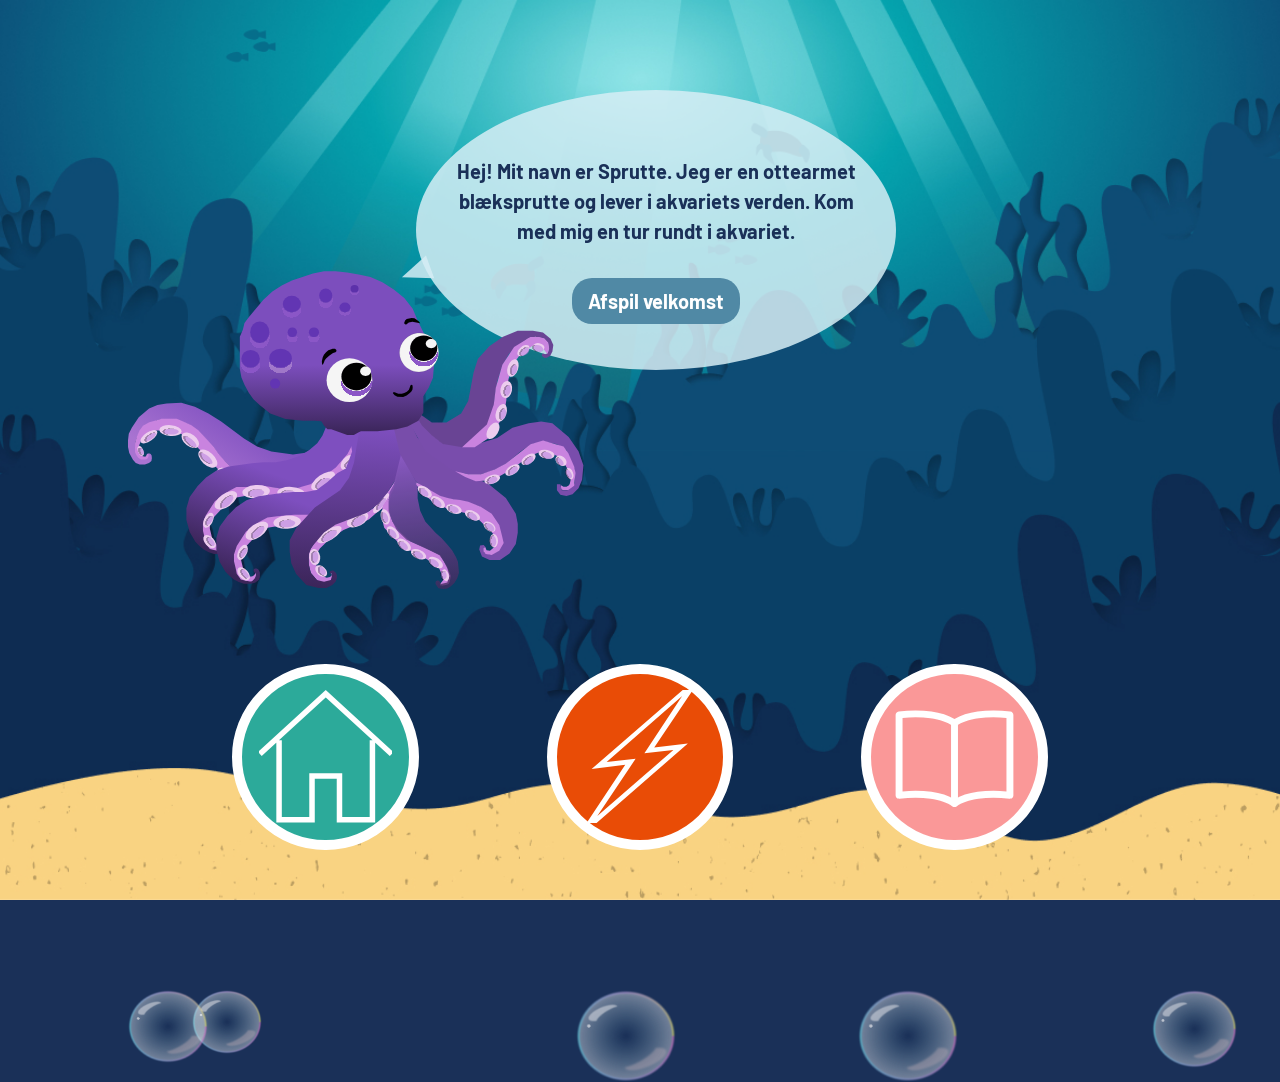
<file: menu.html>
<!-- Frederikke -->

<!DOCTYPE html>
<html lang="da">
<head>
    <meta charset="UTF-8">
    <meta name="viewport" content="width=device-width, initial-scale=1.0">
    <title>Menu-start</title> <link rel="stylesheet" href="css/menu.css">
    <link rel="stylesheet" href="css/overgang.css">
    <link href="https://fonts.googleapis.com/css2?family=Barlow:ital,wght@0,100;0,200;0,300;0,400;0,500;0,600;0,700;0,800;0,900;1,100;1,200;1,300;1,400;1,500;1,600;1,700;1,800;1,900&family=Cormorant+Garamond:ital,wght@0,300..700;1,300..700&family=Montserrat:ital,wght@0,100..900;1,100..900&display=swap" rel="stylesheet">

</head>
<body>

<div class="taleboble">
        <p id="velkomst-taleboble">Hej! Mit navn er Sprutte. Jeg er en ottearmet blæksprutte og lever i akvariets verden. Kom med mig en tur rundt i akvariet.</p>
        <button type="button" class="afspil-velkomst" id="afspil-velkomst">Afspil velkomst</button>
</div>

<nav>
        <a href="index.html" class="nav-knap Hjem">
            <img src="Icons/Hjem.svg" alt="Hjem">
        </a>
        <a href="FindFISK.html" class="nav-knap Aktiviteter">
            <img src="Icons/LynAktiviteter.svg" alt="Aktiviteter">
        </a>
        <a href="LorOmFiskene.html" class="nav-knap laer-om">
            <img src="Icons/Book.svg" alt="Lær om fiskene">
        </a>
</nav>


<svg class="sprutte" width="1891" height="1179" viewBox="0 0 1891 1179" fill="none" xmlns="http://www.w3.org/2000/svg">
<g id="Sprutte">
<g id="Ben1" class="ben">
<path id="Polygon 7" d="M88.1859 694.97L86.4076 705.41L77.524 712.518L62.1973 718.293L43.0945 718.293L28.8773 712.518L18.2165 700.523L4.66459 676.312L5.7525e-05 653.433L7.45439e-05 628.999L2.88769 604.787L13.994 582.797L39.7604 544.147L77.966 511.717L108.619 499.056L142.382 493.28L196.581 490.17L247.003 505.275L296.981 530.375L344.072 559.918L428.479 622.779L476.681 651.878L529.326 670.092L609.289 681.864L689.699 670.092L736.345 648.546L778.993 621.224L807.869 581.908L816.713 555.697L822.751 555.697L834.705 558.807L843.59 568.358L822.751 603.232L807.869 654.543L773.884 699.19L727.017 736.063L689.699 757.831L644.163 772.936L588.854 785.153L529.326 788.929L492.23 788.929L448.472 772.936L400.047 746.947L349.403 699.19L331.411 676.311L318.083 656.542L290.762 627.444L262.108 596.124L223.903 569.691L180.811 553.698L143.715 550.144L108.619 553.698L58.864 582.797L43.0945 599.234L33.7653 616.337L26.8794 636.773L26.8794 653.433L30.2099 676.312L47.0914 696.747L67.0827 696.747L68.8597 682.087L72.6358 677.644L77.0783 677.866L80.188 677.644L83.742 679.421L87.296 685.196L88.1859 694.97Z" fill="url(#paint0_linear_951_27325)"/>
<path id="Polygon 8" d="M67.7135 685.751L70.4262 680.295L74.7904 678.699L76.1137 681.155L76.0937 684.292L75.3956 688.778L73.692 693.107L70.313 698.058L63.3818 700.119L47.7599 700.219L39.0931 694.449L32.8933 686.87L25.837 673.471L25.9212 660.252L26.0598 638.516L33.3584 613.822L41.9687 593.376L55.2533 574.918L78.5415 562.445L102.465 555.57L123.925 549.608L153.607 549.418L180.164 549.248L207.982 561.617L222.673 567.572L234.238 573.772L259.785 591.982L296.138 630.513L317.855 654.573L335.989 680.449L358.142 706.074L371.449 718.985L381.876 728.777L393.189 739.46L406.96 749.679L420.08 756.989L432.759 763.406L448.995 772.041L466.585 778.202L480.166 783.268L492.858 787.668L392.804 799.736L233.873 630.911L185.205 598.734L132.467 592.797L102.227 592.99L77.2873 602.053L59.5583 617.627L48.2058 630.247L41.6321 646.198L39.2375 671.817L54.5321 688.076L63.4475 689.812L67.7135 685.751Z" fill="#C983DF"/>
<ellipse id="Ellipse 55" cx="370.634" cy="764.802" rx="47.9809" ry="23.7646" transform="rotate(36.7671 370.634 764.802)" fill="#ECCCEE"/>
<ellipse id="Ellipse 66" cx="370.634" cy="764.802" rx="47.9809" ry="23.7646" transform="rotate(36.7671 370.634 764.802)" fill="#ECCCEE"/>
<ellipse id="Ellipse 65" cx="46.9715" cy="668.185" rx="19.0925" ry="9.58044" transform="rotate(-113.62 46.9715 668.185)" fill="#ECCCEE"/>
<ellipse id="Ellipse 63" cx="77.0312" cy="615.715" rx="36.4931" ry="16.4357" transform="rotate(-34.5349 77.0312 615.715)" fill="#ECCCEE"/>
<ellipse id="Ellipse 61" cx="157.008" cy="593.052" rx="41.4154" ry="20.1246" transform="rotate(4.7691 157.008 593.052)" fill="#ECCCEE"/>
<ellipse id="Ellipse 59" cx="230.011" cy="628.932" rx="37.5092" ry="22.1018" transform="rotate(37.7224 230.011 628.932)" fill="#ECCCEE"/>
<ellipse id="Ellipse 57" cx="294.925" cy="696.743" rx="42.2312" ry="23.6278" transform="rotate(42.2735 294.925 696.743)" fill="#ECCCEE"/>
<g id="Ellipse 56" filter="url(#filter0_i_951_27325)">
<ellipse cx="362.587" cy="770.059" rx="29.5426" ry="10.7374" transform="rotate(40.1193 362.587 770.059)" fill="#B47ADE" fill-opacity="0.55"/>
</g>
<g id="Ellipse 67" filter="url(#filter1_i_951_27325)">
<ellipse cx="48.586" cy="669.61" rx="13.7874" ry="8.41023" transform="rotate(-126.228 48.586 669.61)" fill="#B47ADE" fill-opacity="0.55"/>
</g>
<g id="Ellipse 64" filter="url(#filter2_i_951_27325)">
<ellipse cx="82.4882" cy="616.969" rx="24.0435" ry="8.98187" transform="rotate(-34.8559 82.4882 616.969)" fill="#B47ADE" fill-opacity="0.55"/>
</g>
<g id="Ellipse 62" filter="url(#filter3_i_951_27325)">
<ellipse cx="158.131" cy="597.243" rx="29.5426" ry="10.7374" transform="rotate(-0.931744 158.131 597.243)" fill="#B47ADE" fill-opacity="0.55"/>
</g>
<g id="Ellipse 60" filter="url(#filter4_i_951_27325)">
<ellipse cx="229.313" cy="634.119" rx="29.5426" ry="10.7374" transform="rotate(40.1193 229.313 634.119)" fill="#B47ADE" fill-opacity="0.55"/>
</g>
<g id="Ellipse 58" filter="url(#filter5_i_951_27325)">
<path d="M310.989 714.462C307.168 718.996 293.956 714.15 281.479 703.636C269.002 693.122 261.985 680.923 265.807 676.388C269.628 671.853 282.84 676.7 295.317 687.214C307.794 697.728 314.811 709.927 310.989 714.462Z" fill="#B47ADE" fill-opacity="0.55"/>
</g>
</g>
<g id="Ben2" class="ben">
<g id="Group 15">
<path id="Polygon 9" d="M227.849 968.009L215.718 923.528L215.718 879.555L227.849 837.939L257.333 797.841L288.334 765.998L326.917 740.389L371.059 725.394L417.897 719.16L457.322 713.432L498.937 710.23L545.438 710.23L585.874 702.986L635.577 686.137L669.61 664.572L698.926 639.468L717.8 612.173L735.318 570.39L746.61 544.443L811.329 562.974L839.803 565.164L859.684 555.897L853.928 617.732L814.846 684.116L775.08 731.122L724.535 769.705L669.61 797.841L605.587 809.298L538.362 804.581L481.921 797.841L423.963 804.581L371.059 824.799L326.917 860.348L305.352 891.18L292.21 928.077L286.987 957.056L292.21 986.709L300.803 1005.75L317.652 1020.57L348.315 1025.29L359.941 1012.49L353.37 1000.52L353.37 996.144L356.571 993.617L359.941 992.269L364.49 992.269L370.05 995.302L373.588 1000.52L376.452 1007.77L376.452 1015.52L376.452 1025.29L373.588 1033.04L366.175 1039.61L358.256 1045.34L342.419 1048.71L317.652 1048.71L298.445 1042.81L280.754 1033.04L263.737 1019.39L248.742 1003.22L227.849 968.009Z" fill="url(#paint1_linear_951_27325)"/>
<path id="Polygon 10" d="M400.533 839.837L382.003 850.113L366.165 864.266L344.431 883.473L311.744 918.517L302.311 935.365L302.311 956.089L311.744 994.671L327.583 1013.88L333.66 1019.87L343.432 1019.87L347.307 1013.88L348.655 1015.49L348.655 1016.84L351.182 1020.88L353.878 1025.6L349.991 1030.83L343.432 1037.23L336.187 1037.73L317.486 1034.53L302.311 1030.83L287.144 1008.99L283.102 988.774L276.867 962.996L276.867 938.567L287.144 906.724L320.841 853.989L371.049 817.597L400.533 801.592L438.104 801.592L498.421 796.874L558.232 806.141L621.919 806.141L673.808 790.976L722.836 762.334L767.484 729.143L810.615 679.272L839.089 625.526L855.303 567.886L871.814 567.886L827.127 703.197L810.615 729.143L780.625 755.764L746.093 784.236L712.397 806.141L673.808 830.401L634.723 839.837L572.725 839.837L516.789 830.401L458.157 830.401L400.533 839.837Z" fill="#C983DF"/>
<ellipse id="Ellipse 76" cx="473.206" cy="818.687" rx="50.8649" ry="24.396" transform="rotate(-3.9357 473.206 818.687)" fill="#ECCCEE"/>
<ellipse id="Ellipse 69" cx="720.667" cy="779.174" rx="51.3806" ry="23.0948" transform="rotate(-35.4883 720.667 779.174)" fill="#ECCCEE"/>
<ellipse id="Ellipse 80" cx="809.95" cy="710.287" rx="31.9725" ry="18.4509" transform="rotate(-50.0426 809.95 710.287)" fill="#ECCCEE"/>
<ellipse id="Ellipse 74" cx="602.597" cy="824.268" rx="51.3806" ry="23.0948" transform="rotate(3.66733 602.597 824.268)" fill="#ECCCEE"/>
<g id="Ellipse 73" filter="url(#filter6_i_951_27325)">
<ellipse cx="720.764" cy="788.171" rx="30.913" ry="15.3366" transform="rotate(-29.7406 720.764 788.171)" fill="#B47ADE" fill-opacity="0.55"/>
</g>
<g id="Ellipse 81" filter="url(#filter7_i_951_27325)">
<ellipse cx="814.981" cy="718.118" rx="17.0335" ry="10.8477" transform="rotate(-43.4495 814.981 718.118)" fill="#B47ADE" fill-opacity="0.55"/>
</g>
<g id="Ellipse 75" filter="url(#filter8_i_951_27325)">
<ellipse cx="598.066" cy="828.045" rx="30.1203" ry="13.6208" transform="rotate(7.92508 598.066 828.045)" fill="#B47ADE" fill-opacity="0.55"/>
</g>
<g id="Ellipse 77" filter="url(#filter9_i_951_27325)">
<ellipse cx="473.278" cy="824.084" rx="30.1203" ry="13.6208" transform="rotate(-5.36612 473.278 824.084)" fill="#B47ADE" fill-opacity="0.55"/>
</g>
<ellipse id="Ellipse 78" cx="361.412" cy="850.575" rx="47.776" ry="24.5678" transform="rotate(-35.4275 361.412 850.575)" fill="#ECCCEE"/>
<g id="Ellipse 79" filter="url(#filter10_i_951_27325)">
<ellipse cx="365.007" cy="855.846" rx="30.1203" ry="13.6208" transform="rotate(-42.0197 365.007 855.846)" fill="#B47ADE" fill-opacity="0.55"/>
</g>
</g>
<ellipse id="Ellipse 82" cx="301.409" cy="1003.15" rx="28.9054" ry="17.3093" transform="rotate(-132.3 301.409 1003.15)" fill="#ECCCEE"/>
<ellipse id="Ellipse 80_2" cx="297.111" cy="924.111" rx="30.0988" ry="16.2494" transform="rotate(-63.5415 297.111 924.111)" fill="#ECCCEE"/>
<g id="Ellipse 81_2" filter="url(#filter11_i_951_27325)">
<ellipse cx="300.096" cy="925.377" rx="19.2572" ry="9.58733" transform="rotate(-55.482 300.096 925.377)" fill="#B47ADE" fill-opacity="0.55"/>
</g>
<g id="Ellipse 83" filter="url(#filter12_i_951_27325)">
<ellipse cx="305.399" cy="1003.16" rx="19.2572" ry="9.58733" transform="rotate(-130.083 305.399 1003.16)" fill="#B47ADE" fill-opacity="0.55"/>
</g>
</g>
<g id="Ben3" class="ben">
<g id="Group 15_2">
<path id="Polygon 9_2" d="M338.373 1077.91L326.243 1033.43L326.243 989.455L338.373 947.839L367.858 907.741L398.858 875.898L437.441 850.289L481.583 835.294L528.422 829.06L567.846 823.332L609.462 820.131L655.963 820.13L696.399 812.886L736.523 783.443L773.589 749.368L804.758 733.235L827.672 670.728L809.45 557.559L835.06 557.559L845.843 557.559L869.118 557.559L869.118 722.073L835.061 774.472L795.154 829.06L746.101 875.898L696.399 896.714L648.887 914.481L592.445 907.741L534.487 914.481L481.583 934.699L437.441 970.248L415.876 1001.08L402.735 1037.98L397.512 1066.96L402.735 1096.61L411.328 1115.65L428.176 1130.47L458.84 1135.19L470.465 1122.39L463.894 1110.42L463.894 1106.04L467.096 1103.52L470.465 1102.17L475.014 1102.17L480.574 1105.2L484.112 1110.42L486.976 1117.67L486.976 1125.42L486.976 1135.19L484.112 1142.94L476.699 1149.51L468.78 1155.24L452.943 1158.61L428.176 1158.61L408.969 1152.71L391.278 1142.94L374.262 1129.29L359.266 1113.12L338.373 1077.91Z" fill="url(#paint2_linear_951_27325)"/>
<path id="Polygon 10_2" d="M515.099 952.38L496.569 962.656L480.732 976.808L458.997 996.015L426.31 1031.06L416.877 1047.91L416.877 1068.63L426.31 1107.21L442.149 1126.42L448.226 1132.42L457.998 1132.42L465.772 1127.32L468.444 1123.95L469.478 1121.92L468.973 1119.57L470.489 1120.24L471.837 1121.92L473.016 1125.29L472.174 1129.34L468.444 1138.14L464.557 1143.37L457.998 1149.77L450.754 1150.28L432.052 1147.07L416.877 1143.37L401.711 1121.53L397.668 1101.32L391.433 1075.54L391.433 1051.11L401.711 1019.27L435.407 966.532L485.615 930.139L515.099 914.134L551.698 909.417L613.362 903.518L669.467 903.518L736.485 918.683L788.374 903.518L837.402 874.876L882.05 841.685L925.182 791.814L953.655 738.068L969.869 680.429L986.38 680.429L941.693 815.74L925.182 841.685L895.191 868.306L860.66 896.779L826.963 918.683L788.374 942.943L749.29 952.38L687.291 952.38L631.355 942.943L572.723 942.943L515.099 952.38Z" fill="#C983DF"/>
<ellipse id="Ellipse 76_2" cx="587.771" cy="931.233" rx="50.8649" ry="24.396" transform="rotate(-3.9357 587.771 931.233)" fill="#ECCCEE"/>
<ellipse id="Ellipse 69_2" cx="835.233" cy="891.719" rx="51.3806" ry="23.0948" transform="rotate(-35.4883 835.233 891.719)" fill="#ECCCEE"/>
<ellipse id="Ellipse 80_3" cx="924.516" cy="822.833" rx="31.9725" ry="18.4509" transform="rotate(-50.0426 924.516 822.833)" fill="#ECCCEE"/>
<ellipse id="Ellipse 74_2" cx="717.163" cy="936.813" rx="51.3806" ry="23.0948" transform="rotate(3.66733 717.163 936.813)" fill="#ECCCEE"/>
<g id="Ellipse 73_2" filter="url(#filter13_i_951_27325)">
<ellipse cx="835.33" cy="900.717" rx="30.913" ry="15.3366" transform="rotate(-29.7406 835.33 900.717)" fill="#B47ADE" fill-opacity="0.55"/>
</g>
<g id="Ellipse 81_3" filter="url(#filter14_i_951_27325)">
<ellipse cx="929.547" cy="830.664" rx="17.0335" ry="10.8477" transform="rotate(-43.4495 929.547 830.664)" fill="#B47ADE" fill-opacity="0.55"/>
</g>
<g id="Ellipse 75_2" filter="url(#filter15_i_951_27325)">
<ellipse cx="712.632" cy="940.591" rx="30.1203" ry="13.6208" transform="rotate(7.92508 712.632 940.591)" fill="#B47ADE" fill-opacity="0.55"/>
</g>
<g id="Ellipse 77_2" filter="url(#filter16_i_951_27325)">
<ellipse cx="587.843" cy="936.629" rx="30.1203" ry="13.6208" transform="rotate(-5.36612 587.843 936.629)" fill="#B47ADE" fill-opacity="0.55"/>
</g>
<ellipse id="Ellipse 78_2" cx="475.977" cy="963.121" rx="47.776" ry="24.5678" transform="rotate(-35.4275 475.977 963.121)" fill="#ECCCEE"/>
<g id="Ellipse 79_2" filter="url(#filter17_i_951_27325)">
<ellipse cx="479.573" cy="968.392" rx="30.1203" ry="13.6208" transform="rotate(-42.0197 479.573 968.392)" fill="#B47ADE" fill-opacity="0.55"/>
</g>
</g>
<ellipse id="Ellipse 82_2" cx="427.096" cy="1122.1" rx="28.9054" ry="17.3093" transform="rotate(-132.3 427.096 1122.1)" fill="#ECCCEE"/>
<ellipse id="Ellipse 80_4" cx="422.798" cy="1043.06" rx="30.0988" ry="16.2494" transform="rotate(-63.5415 422.798 1043.06)" fill="#ECCCEE"/>
<g id="Ellipse 81_4" filter="url(#filter18_i_951_27325)">
<ellipse cx="425.783" cy="1044.32" rx="19.2572" ry="9.58733" transform="rotate(-55.482 425.783 1044.32)" fill="#B47ADE" fill-opacity="0.55"/>
</g>
<g id="Ellipse 83_2" filter="url(#filter19_i_951_27325)">
<ellipse cx="431.087" cy="1122.11" rx="19.2572" ry="9.58733" transform="rotate(-130.083 431.087 1122.11)" fill="#B47ADE" fill-opacity="0.55"/>
</g>
</g>
<g id="Ben4" class="ben">
<path id="Polygon 12" d="M749.327 1121.42L749.496 1120.24L751.012 1119.9L754.719 1121.08L755.561 1125.8L755.561 1132.37L750.675 1144.84L743.093 1151.91L729.446 1151.91L722.875 1153.26L714.957 1151.91L700.804 1148.53L681.092 1125.8L676.206 1120.07L673.845 1112.66L669.97 1097.49L666.264 1080.14L666.264 1063.8L668.117 1046.28L673.845 1031.11L692.379 1000.62L702.993 987.139L715.966 973.997L731.298 964.562L748.652 953.442L766.005 941.817L785.886 933.393L858.333 906.604L886.806 892.788L914.437 873.244L932.128 855.385L947.46 836.852L974.417 797.595L988.064 776.535L996.32 751.6L981.999 807.367L957.57 855.385L936.173 882.005L912.416 901.212L890.684 920.757L858.333 937.099L826.492 947.04L795.828 960.519L739.218 998.259L722.875 1014.6L708.554 1028.59L698.445 1046.61L695.75 1058.24L694.907 1070.37L694.907 1085.7L698.445 1101.71L711.756 1123.61L719.843 1131.19L733.827 1136.58L745.957 1133.72L751.854 1129L752.865 1123.78L751.854 1121.92L750.675 1121.42L749.327 1121.42Z" fill="#C983DF"/>
<ellipse id="Ellipse 82_3" cx="935.445" cy="861.248" rx="44.8254" ry="14.4712" transform="rotate(-51.5633 935.445 861.248)" fill="#ECCCEE"/>
<g id="Ellipse 82_4" filter="url(#filter20_i_951_27325)">
<ellipse cx="935.272" cy="864.321" rx="26.839" ry="9.3882" transform="rotate(-52.2108 935.272 864.321)" fill="#B47ADE" fill-opacity="0.55"/>
</g>
<ellipse id="Ellipse 87" cx="743.584" cy="977.193" rx="51.4198" ry="19.8823" transform="rotate(-31.4671 743.584 977.193)" fill="#ECCCEE"/>
<ellipse id="Ellipse 90" cx="713.562" cy="1111.79" rx="25.5435" ry="16.9723" transform="rotate(-137.269 713.562 1111.79)" fill="#ECCCEE"/>
<ellipse id="Ellipse 86" cx="689.452" cy="1060.14" rx="29.7491" ry="20.5091" transform="rotate(-97.1 689.452 1060.14)" fill="#ECCCEE"/>
<g id="Ellipse 88" filter="url(#filter21_i_951_27325)">
<ellipse cx="689.473" cy="1060.07" rx="21.3138" ry="13.2355" transform="rotate(-87.8222 689.473 1060.07)" fill="#B47ADE" fill-opacity="0.55"/>
</g>
<g id="Ellipse 89" filter="url(#filter22_i_951_27325)">
<ellipse cx="743.636" cy="982.108" rx="32.1871" ry="14.2458" transform="rotate(-33.0902 743.636 982.108)" fill="#B47ADE" fill-opacity="0.55"/>
</g>
<g id="Ellipse 91" filter="url(#filter23_i_951_27325)">
<ellipse cx="715.773" cy="1111.79" rx="17.0194" ry="11.4032" transform="rotate(-130.11 715.773 1111.79)" fill="#B47ADE" fill-opacity="0.55"/>
</g>
<ellipse id="Ellipse 84" cx="848.027" cy="921.65" rx="42.7711" ry="24.2879" transform="rotate(-27.9419 848.027 921.65)" fill="#ECCCEE"/>
<g id="Ellipse 85" filter="url(#filter24_i_951_27325)">
<ellipse cx="852.106" cy="926.86" rx="29.2338" ry="14.8356" transform="rotate(-31.2113 852.106 926.86)" fill="#B47ADE" fill-opacity="0.55"/>
</g>
<path id="Polygon 11" d="M744.72 1117.75L745.394 1114.04L749.101 1112.02L751.796 1110.5L754.829 1110L759.378 1110.84L762.242 1113.2L767.802 1117.75L771.509 1127.35L771.509 1138.64L766.454 1151.61L754.829 1163.07L732.926 1174.19L703.779 1174.19L658.626 1163.07L621.054 1122.97L603.027 1083.54L597.13 1040.08L597.13 997.956L621.054 952.971L689.964 877.154L783.303 813.468L816.325 767.472L834.916 711.367L844.799 647.85L856.256 584.332L988.178 584.332L1005.7 647.85L1010.42 683.231L1005.7 711.367L988.178 775.054L955.66 825.43L924.66 864.518L878.159 898.214L767.971 939.829L723.997 969.819L684.909 1015.48L674.8 1029.8L668.061 1049.68L668.061 1088.6L674.8 1117.75L697.714 1145.04L723.997 1151.61L749.101 1145.04L751.796 1136.11L753.144 1127.35L753.818 1123.64L753.144 1120.44L747.921 1120.44L745.394 1119.43L744.72 1117.75Z" fill="url(#paint3_linear_951_27325)"/>
</g>
<g id="Ben5">
<path id="Polygon 15" d="M1159.85 1165.7L1158.16 1160.65L1170.46 1144.98L1165.58 1125.61L1151.93 1094.1L1109.81 1068.15L1015.46 1018.96L952.444 952.237L942.167 910.453L946.548 871.534L971.146 833.289L964.575 857.213L964.575 881.474L968.619 905.23L977.548 929.492L1001.04 963.888L1042.66 1002.13L1091.18 1023.19L1139.03 1046.11L1153.69 1053.69L1162.04 1068.15L1177.87 1094.1L1192.7 1130.15L1187.98 1151.55L1185.12 1159.13L1177.87 1162.17L1167.6 1164.19L1159.85 1165.7Z" fill="#C983DF"/>
<path id="Polygon 14" d="M1153.69 1165.56L1152 1160.51L1164.3 1144.84L1159.41 1125.46L1145.77 1093.96L1103.65 1068.01L1009.3 1018.81L946.284 952.095L936.006 910.311L940.387 871.392L964.986 833.146L958.415 857.071L958.415 881.332L962.458 905.088L971.388 929.35L991.1 967.595L1034.57 1003.65L1130.94 1047.79L1145.77 1055.71L1155.88 1068.01L1171.71 1093.96L1186.54 1130.01L1181.82 1151.41L1178.96 1158.99L1171.71 1162.02L1161.44 1164.05L1153.69 1165.56Z" fill="#C983DF"/>
<path id="Polygon 13" d="M1155.48 1159.8L1179.24 1153.73L1187.33 1130.15L1179.24 1101.17L1165.59 1074.72L1150.43 1053.49L1113.36 1035.29L1029.12 995.866L992.057 960.485L973.69 922.576L962.233 889.048L962.233 856.026L965.94 821.992L981.272 793.35L1009.91 675.076L1069.73 793.35L1069.73 843.221L1079.16 889.048L1097.86 928.642L1135.77 970.762L1157.67 989.969L1179.24 1013.39L1196.93 1035.29L1211.76 1061.24L1218.5 1077.75L1220.52 1097.63L1222.37 1118.18L1215.97 1138.91L1205.52 1155.59L1191.54 1169.4L1179.58 1176.48L1165.59 1178.33L1146.55 1175.3L1135.94 1159.8L1135.77 1154.24L1137.96 1149.02L1143.18 1146.83L1149.25 1147.5L1155.48 1159.8Z" fill="url(#paint4_linear_951_27325)"/>
<ellipse id="Ellipse 92" cx="950.2" cy="911.874" rx="28.6748" ry="16.2557" transform="rotate(-103.779 950.2 911.874)" fill="#ECCCEE"/>
<ellipse id="Ellipse 95" cx="978.992" cy="970.353" rx="28.6748" ry="16.2557" transform="rotate(-134.093 978.992 970.353)" fill="#ECCCEE"/>
<ellipse id="Ellipse 96" cx="1020" cy="1015.1" rx="29.9827" ry="16.2557" transform="rotate(-139.965 1020 1015.1)" fill="#ECCCEE"/>
<ellipse id="Ellipse 99" cx="1073.11" cy="1050.04" rx="29.9827" ry="16.2557" transform="rotate(-155.579 1073.11 1050.04)" fill="#ECCCEE"/>
<ellipse id="Ellipse 101" cx="1136.68" cy="1080.42" rx="29.9827" ry="16.2557" transform="rotate(-146.524 1136.68 1080.42)" fill="#ECCCEE"/>
<ellipse id="Ellipse 103" cx="1171.85" cy="1127.12" rx="22.0346" ry="12.7031" transform="rotate(-105.994 1171.85 1127.12)" fill="#ECCCEE"/>
<g id="Ellipse 93" filter="url(#filter25_i_951_27325)">
<ellipse cx="948.014" cy="913.75" rx="20.1684" ry="12.0105" transform="rotate(68.7287 948.014 913.75)" fill="#B47ADE" fill-opacity="0.55"/>
</g>
<g id="Ellipse 94" filter="url(#filter26_i_951_27325)">
<ellipse cx="976.013" cy="973.855" rx="20.1684" ry="12.0105" transform="rotate(51.8084 976.013 973.855)" fill="#B47ADE" fill-opacity="0.55"/>
</g>
<g id="Ellipse 97" filter="url(#filter27_i_951_27325)">
<ellipse cx="1016.4" cy="1018.48" rx="20.1684" ry="12.0105" transform="rotate(39.3175 1016.4 1018.48)" fill="#B47ADE" fill-opacity="0.55"/>
</g>
<g id="Ellipse 98" filter="url(#filter28_i_951_27325)">
<ellipse cx="1071.44" cy="1052.73" rx="20.1684" ry="12.0105" transform="rotate(24.3581 1071.44 1052.73)" fill="#B47ADE" fill-opacity="0.55"/>
</g>
<g id="Ellipse 100" filter="url(#filter29_i_951_27325)">
<ellipse cx="1130.46" cy="1082.35" rx="20.1684" ry="12.0105" transform="rotate(36.0694 1130.46 1082.35)" fill="#B47ADE" fill-opacity="0.55"/>
</g>
<g id="Ellipse 102" filter="url(#filter30_i_951_27325)">
<ellipse cx="1166.09" cy="1127.3" rx="14.5892" ry="10.6549" transform="rotate(83.8181 1166.09 1127.3)" fill="#B47ADE" fill-opacity="0.55"/>
</g>
</g>
<g id="Ben6">
<path id="Polygon 16" d="M1320.23 1022.74L1312.48 1029.65L1316.02 1042.96L1335.57 1050.54L1365.72 1037.57L1383.41 1000.5L1365.72 937.155L1335.57 902.28L1297.32 872.627L1232.45 854.094L1171.63 842.301L1111.65 820.734L1062.46 780.298L1005.01 680.725L978.559 570.2L1037.7 552.341L1069.37 619.23L1126.82 680.725L1185.96 724.026L1248.46 754.522L1329.34 788.555L1395.55 842.301L1432.27 900.595L1439.52 937.155L1439.52 970.516L1432.27 1011.62L1409.02 1047.51L1374.15 1070.76L1335.57 1070.76L1307.26 1057.79L1297.32 1032.69L1300.35 1017.18L1313.66 1015.67L1320.23 1022.74Z" fill="url(#paint5_linear_951_27325)"/>
<path id="Polygon 17" d="M1319.47 1023.19L1324.19 1035.49L1336.82 1036.84L1353.34 1023.19L1353.34 1009.04L1353.34 987.139L1346.77 972.65L1298.08 924.296L1256.79 900.709L1210.63 889.082L1174.07 879.48L1125.21 855.556L1091.17 826.071L1064.89 793.554L1064.89 783.614L1152.17 833.651L1177.36 841.57L1201.87 846.456L1226.47 849.489L1256.79 855.556L1302.79 874.426L1343.23 900.709L1371.2 942.156L1381.3 981.917L1387.54 1008.2L1371.19 1036.84L1343.23 1052.17L1321.33 1049.14L1313.41 1039.71L1312.06 1028.75L1319.47 1023.19Z" fill="#C983DF"/>
<ellipse id="Ellipse 104" cx="1096.14" cy="818.69" rx="29.9827" ry="16.2557" transform="rotate(-143.627 1096.14 818.69)" fill="#ECCCEE"/>
<ellipse id="Ellipse 108" cx="1203.69" cy="882.844" rx="29.9827" ry="16.2557" transform="rotate(-162.309 1203.69 882.844)" fill="#ECCCEE"/>
<ellipse id="Ellipse 113" cx="1335.27" cy="947.987" rx="24.5688" ry="15.456" transform="rotate(-143.378 1335.27 947.987)" fill="#ECCCEE"/>
<ellipse id="Ellipse 115" cx="1351.19" cy="1000.01" rx="24.5688" ry="15.456" transform="rotate(-90.9996 1351.19 1000.01)" fill="#ECCCEE"/>
<ellipse id="Ellipse 110" cx="1272.31" cy="906.291" rx="29.9827" ry="16.2557" transform="rotate(-154.767 1272.31 906.291)" fill="#ECCCEE"/>
<ellipse id="Ellipse 106" cx="1145" cy="857.104" rx="29.9827" ry="16.2557" transform="rotate(-143.627 1145 857.104)" fill="#ECCCEE"/>
<g id="Ellipse 105" filter="url(#filter31_i_951_27325)">
<ellipse cx="1092.31" cy="822.022" rx="20.1684" ry="12.0105" transform="rotate(39.3175 1092.31 822.022)" fill="#B47ADE" fill-opacity="0.55"/>
</g>
<g id="Ellipse 107" filter="url(#filter32_i_951_27325)">
<ellipse cx="1140.83" cy="860.773" rx="20.1684" ry="12.0105" transform="rotate(39.3175 1140.83 860.773)" fill="#B47ADE" fill-opacity="0.55"/>
</g>
<g id="Ellipse 109" filter="url(#filter33_i_951_27325)">
<ellipse cx="1202" cy="883.813" rx="20.1684" ry="12.0105" transform="rotate(19.8835 1202 883.813)" fill="#B47ADE" fill-opacity="0.55"/>
</g>
<g id="Ellipse 111" filter="url(#filter34_i_951_27325)">
<ellipse cx="1272.17" cy="910.775" rx="20.1684" ry="12.0105" transform="rotate(31.9005 1272.17 910.775)" fill="#B47ADE" fill-opacity="0.55"/>
</g>
<g id="Ellipse 112" filter="url(#filter35_i_951_27325)">
<ellipse cx="1335.47" cy="949.689" rx="20.1684" ry="12.0105" transform="rotate(37.5246 1335.47 949.689)" fill="#B47ADE" fill-opacity="0.55"/>
</g>
<g id="Ellipse 114" filter="url(#filter36_i_951_27325)">
<ellipse cx="1348.1" cy="1002.06" rx="20.1684" ry="12.0105" transform="rotate(86.7689 1348.1 1002.06)" fill="#B47ADE" fill-opacity="0.55"/>
</g>
</g>
<g id="Ben7" class="ben">
<path id="Polygon 18" d="M1596.96 791.53L1601.68 813.77L1623.08 813.77L1649.7 787.318L1649.7 735.594L1619.03 665L1584.16 643.434L1537.49 633.83L1489.47 643.434L1450.89 669.884L1400.68 711.838L1370.02 730.539L1331.94 746.208L1299.93 755.643L1260 755.643L1198.68 741.826L1098.1 669.884L1039.46 565.93L1072.49 525.326L1112.58 586.15L1163.29 625.069L1221.58 643.434L1287.29 643.434L1363.28 620.183L1420.06 582.612L1479.87 565.93L1526.03 559.53L1567.14 565.931L1627.63 616.477L1663.85 669.884L1682.05 721.104L1677.16 775.018L1663.85 805.851L1641.95 828.259L1619.03 835.167L1596.96 830.281L1584.16 813.77L1584.16 791.53L1596.96 791.53Z" fill="#794DAC"/>
<path id="Polygon 19" d="M1599.15 794.563L1608.59 800.123L1619.54 800.123L1628.81 794.563L1632.01 788.161L1636.05 768.954L1632.01 749.747L1599.15 693.474L1560.91 676.288L1533.11 669.717L1511.71 676.288L1481.89 688.082L1454.76 707.963L1403.38 744.355L1347.61 775.861L1284.59 780.072L1245.5 764.234L1208.27 743.511L1256.29 754.632L1303.8 754.632L1356.03 736.267L1395.62 714.87L1486.6 643.265L1533.11 629.787L1579.61 643.265L1608.59 652.027L1625.94 676.288L1647.84 725.991L1652.9 749.747L1649.36 777.209L1647.84 797.258L1625.94 812.591L1608.59 812.591L1601.85 811.243L1599.83 805.683L1599.15 800.123L1599.15 794.563Z" fill="#C983DF"/>
<ellipse id="Ellipse 116" cx="1345.25" cy="773.239" rx="29.9827" ry="16.2557" transform="rotate(162.688 1345.25 773.239)" fill="#ECCCEE"/>
<ellipse id="Ellipse 119" cx="1420.15" cy="738.509" rx="29.9827" ry="16.2557" transform="rotate(146.121 1420.15 738.509)" fill="#ECCCEE"/>
<ellipse id="Ellipse 122" cx="1545.8" cy="680.549" rx="29.9827" ry="16.2557" transform="rotate(-168.771 1545.8 680.549)" fill="#ECCCEE"/>
<ellipse id="Ellipse 126" cx="1631.61" cy="752.078" rx="21.9435" ry="12.4703" transform="rotate(-110.314 1631.61 752.078)" fill="#ECCCEE"/>
<ellipse id="Ellipse 120" cx="1479.11" cy="699.084" rx="29.9827" ry="16.2557" transform="rotate(146.121 1479.11 699.084)" fill="#ECCCEE"/>
<ellipse id="Ellipse 124" cx="1599.29" cy="704.765" rx="22.8135" ry="16.4814" transform="rotate(-141.287 1599.29 704.765)" fill="#ECCCEE"/>
<g id="Ellipse 117" filter="url(#filter37_i_951_27325)">
<ellipse cx="1345.04" cy="776.902" rx="20.1684" ry="12.0105" transform="rotate(-22.1635 1345.04 776.902)" fill="#B47ADE" fill-opacity="0.55"/>
</g>
<g id="Ellipse 118" filter="url(#filter38_i_951_27325)">
<ellipse cx="1421.98" cy="741.186" rx="20.1684" ry="12.0105" transform="rotate(-37.2372 1421.98 741.186)" fill="#B47ADE" fill-opacity="0.55"/>
</g>
<g id="Ellipse 121" filter="url(#filter39_i_951_27325)">
<ellipse cx="1479.6" cy="704.794" rx="20.1684" ry="12.0105" transform="rotate(-37.2372 1479.6 704.794)" fill="#B47ADE" fill-opacity="0.55"/>
</g>
<g id="Ellipse 123" filter="url(#filter40_i_951_27325)">
<ellipse cx="1546.02" cy="684.317" rx="20.1684" ry="12.0105" transform="rotate(17.4631 1546.02 684.317)" fill="#B47ADE" fill-opacity="0.55"/>
</g>
<g id="Ellipse 125" filter="url(#filter41_i_951_27325)">
<ellipse cx="1595.19" cy="708.377" rx="16.8502" ry="9.52465" transform="rotate(48.7272 1595.19 708.377)" fill="#B47ADE" fill-opacity="0.55"/>
</g>
<g id="Ellipse 127" filter="url(#filter42_i_951_27325)">
<ellipse cx="1627.91" cy="753.931" rx="16.8502" ry="9.52465" transform="rotate(62.166 1627.91 753.931)" fill="#B47ADE" fill-opacity="0.55"/>
</g>
</g>
<g id="Ben8" class="ben">
<path id="Polygon 20" d="M1531.79 308.506L1543.76 311.034L1551 304.8L1554.54 289.805L1551 268.744L1537.18 253.918L1504.33 246.505L1476.03 253.918L1406.78 310.023L1384.03 350.458L1363.98 410.775L1356.07 459.467L1349.83 512.371L1334.5 558.367L1309.56 601.161L1276.37 633.847L1234.75 654.907L1163.32 642.439L1122.04 610.596L1085.48 573.867L1070.65 549.437L1075.2 530.062L1122.04 562.916L1175.95 562.916L1230.37 530.061L1256.49 484.234L1276.37 378.596L1292.55 327.545L1334.5 281.886L1385.04 246.505L1439.13 224.771L1495.23 224.771L1532.64 231.004L1560.6 253.918L1570.88 276.832L1567.51 300.925L1559.42 316.257L1547.13 324.007L1537.18 324.007L1531.79 320.637L1527.58 314.909L1531.79 308.506Z" fill="url(#paint6_linear_951_27325)"/>
<path id="Polygon 21" d="M1548.98 310.36L1521.35 275.315L1491.02 281.381L1470.47 299.577L1447.05 314.066L1429.36 339.17L1414.87 370.003L1405.6 401.34L1400.38 439.586L1397.34 480.19L1391.45 518.773L1373.92 559.377L1338.04 616.492L1280.42 654.738L1233.92 654.737L1325.4 570.665L1351.01 497.207L1358.42 434.7L1382.69 349.616L1425.99 284.245L1486.13 247.684L1518.32 247.684L1537.69 253.244L1552.01 269.082L1555.38 289.805L1548.98 310.36Z" fill="#C983DF"/>
<ellipse id="Ellipse 128" cx="1348.06" cy="593.505" rx="33.6667" ry="19.4239" transform="rotate(121.919 1348.06 593.505)" fill="#ECCCEE"/>
<ellipse id="Ellipse 130" cx="1378.48" cy="527.342" rx="33.6667" ry="19.4239" transform="rotate(108.234 1378.48 527.342)" fill="#ECCCEE"/>
<ellipse id="Ellipse 134" cx="1421.61" cy="361.892" rx="33.6667" ry="19.4239" transform="rotate(108.234 1421.61 361.892)" fill="#ECCCEE"/>
<ellipse id="Ellipse 138" cx="1516.76" cy="284.331" rx="21.6884" ry="14.0295" transform="rotate(-170.43 1516.76 284.331)" fill="#ECCCEE"/>
<ellipse id="Ellipse 137" cx="1460.45" cy="297.561" rx="26.593" ry="15.2705" transform="rotate(138.924 1460.45 297.561)" fill="#ECCCEE"/>
<ellipse id="Ellipse 132" cx="1396.99" cy="441.62" rx="32.1536" ry="21.3247" transform="rotate(100.734 1396.99 441.62)" fill="#ECCCEE"/>
<g id="Ellipse 131" filter="url(#filter43_i_951_27325)">
<ellipse cx="1383.92" cy="532.171" rx="20.034" ry="12.0652" transform="rotate(-74.7854 1383.92 532.171)" fill="#B47ADE" fill-opacity="0.55"/>
</g>
<g id="Ellipse 133" filter="url(#filter44_i_951_27325)">
<ellipse cx="1400.77" cy="445.404" rx="20.034" ry="12.0652" transform="rotate(-74.7854 1400.77 445.404)" fill="#B47ADE" fill-opacity="0.55"/>
</g>
<g id="Ellipse 135" filter="url(#filter45_i_951_27325)">
<ellipse cx="1424.69" cy="368.239" rx="20.034" ry="12.0652" transform="rotate(-74.7854 1424.69 368.239)" fill="#B47ADE" fill-opacity="0.55"/>
</g>
<g id="Ellipse 136" filter="url(#filter46_i_951_27325)">
<ellipse cx="1464.7" cy="301.874" rx="20.034" ry="12.0652" transform="rotate(-37.9969 1464.7 301.874)" fill="#B47ADE" fill-opacity="0.55"/>
</g>
<g id="Ellipse 139" filter="url(#filter47_i_951_27325)">
<ellipse cx="1514.45" cy="289.865" rx="20.034" ry="12.0652" transform="rotate(17.6897 1514.45 289.865)" fill="#B47ADE" fill-opacity="0.55"/>
</g>
</g>
<g id="Hoved">
<path id="Krop" d="M569.388 55.9357L605.444 39.0875L644.363 25.4404L683.283 12.6357L724.224 4.71704H767.018L809.813 9.09759L856.651 17.5217L895.402 25.6089L939.544 45.6583L981.665 72.2785L1020.42 103.279L1051.59 143.041L1069.28 185.162L1090.84 229.641L1126.39 315.904L1129.76 355.835L1126.39 398.292L1110.55 434.516L1090.84 466.022V526.339L1072.48 556.666L1032.21 578.231L991.1 588.003L921.517 595.754H860.358L850.586 600.471L834.074 609.569H823.123H809.644L750.675 588.003H736.523L724.224 575.704L714.115 558.519L688.842 556.666H645.542L581.519 549.926L525.414 530.214L487.169 499.213L463.244 477.647L446.059 453.217L430.222 424.07L418.934 397.281L413.037 365.943V338.144V306.301V278.164V246.826L424.156 220.712L430.222 195.439L446.059 174.21L470.658 144.726L500.142 110.019L533.165 79.6917L569.388 55.9357Z" fill="url(#paint7_linear_951_27325)"/>
<g id="Bobbler">
<g id="Ellipse 146" filter="url(#filter48_d_951_27325)">
<ellipse cx="605.107" cy="125.519" rx="33.3595" ry="30.1584" fill="#6235B3"/>
</g>
<g id="Ellipse 147" filter="url(#filter49_d_951_27325)">
<ellipse cx="563.492" cy="325.676" rx="41.6152" ry="34.5389" fill="#6235B3"/>
</g>
<g id="Ellipse 148" filter="url(#filter50_d_951_27325)">
<ellipse cx="686.821" cy="229.809" rx="18.7016" ry="17.8591" fill="#6235B3"/>
</g>
<g id="Ellipse 149" filter="url(#filter51_d_951_27325)">
<ellipse cx="801.22" cy="137.986" rx="20.2179" ry="17.6907" fill="#6235B3"/>
</g>
<g id="Ellipse 150" filter="url(#filter52_d_951_27325)">
<ellipse cx="730.289" cy="94.1809" rx="24.093" ry="26.1148" fill="#6235B3"/>
</g>
<g id="Ellipse 151" filter="url(#filter53_d_951_27325)">
<ellipse cx="486.664" cy="229.641" rx="35.2128" ry="39.5934" fill="#6235B3"/>
</g>
<g id="Ellipse 154" filter="url(#filter54_d_951_27325)">
<ellipse cx="606.96" cy="229.809" rx="17.3537" ry="17.8591" fill="#6235B3"/>
</g>
<g id="Ellipse 155" filter="url(#filter55_d_951_27325)">
<ellipse cx="836.77" cy="68.9086" rx="14.658" ry="13.3101" fill="#5C31AA"/>
</g>
<ellipse id="Ellipse 152" cx="543.274" cy="419.521" rx="18.7016" ry="18.5331" fill="#6235B3"/>
</g>
<g id="&#195;&#152;je1">
<g id="Ellipse 153" filter="url(#filter56_d_951_27325)">
<ellipse cx="452.799" cy="327.866" rx="34.0335" ry="32.3486" fill="#6235B3"/>
</g>
<ellipse id="Ellipse 156" cx="817.9" cy="406.885" rx="84.4097" ry="81.0401" fill="#F5F5F5"/>
<g id="Ellipse 142" filter="url(#filter57_d_951_27325)">
<ellipse cx="843.678" cy="393.574" rx="55.5992" ry="51.2187" fill="black"/>
<path d="M843.678 342.525C874.305 342.525 899.109 365.393 899.109 393.574C899.109 421.756 874.305 444.624 843.678 444.624C813.052 444.624 788.248 421.756 788.248 393.574C788.248 365.393 813.052 342.525 843.678 342.525Z" stroke="#B47ADE" stroke-opacity="0.55" stroke-width="0.336965"/>
</g>
<path id="Ellipse 146_2" d="M897.255 374.199C897.255 383.783 888.354 391.553 877.374 391.553C866.394 391.553 857.493 383.783 857.493 374.199C857.493 364.615 866.394 356.845 877.374 356.845C888.354 356.845 897.255 364.615 897.255 374.199Z" fill="#F5F5F5"/>
</g>
<g id="&#195;&#152;je2">
<path id="Ellipse 141" d="M1046.76 238.809C1083.43 222.981 1125.87 239.621 1141.56 275.972C1157.25 312.323 1140.25 354.623 1103.58 370.45C1066.92 386.278 1024.48 369.637 1008.78 333.287C993.093 296.936 1010.09 254.637 1046.76 238.809Z" fill="#F5F5F5" stroke="black" stroke-width="0.336965"/>
<g id="Ellipse 143" filter="url(#filter58_d_951_27325)">
<ellipse cx="1092.19" cy="289.116" rx="50.0393" ry="47.1751" fill="black"/>
<path d="M1092.19 242.11C1119.74 242.11 1142.06 263.164 1142.06 289.116C1142.06 315.068 1119.74 336.123 1092.19 336.123C1064.64 336.122 1042.32 315.067 1042.32 289.116C1042.32 263.164 1064.64 242.11 1092.19 242.11Z" stroke="#B47ADE" stroke-opacity="0.55" stroke-width="0.336965"/>
</g>
<path id="Ellipse 144" d="M1139.53 271.762C1139.53 281.346 1130.63 289.116 1119.65 289.116C1108.67 289.116 1099.77 281.346 1099.77 271.762C1099.77 262.178 1108.67 254.409 1119.65 254.409C1130.63 254.409 1139.53 262.178 1139.53 271.762Z" fill="#F5F5F5"/>
</g>
<path id="Brun1" d="M769.714 295.013V300.404L766.345 303.942L757.246 306.806L742.925 316.915L731.469 327.024L726.583 333.763L723.55 341.514L719.001 350.612L716.642 345.894L715.968 336.965L719.001 323.318L723.55 313.209L731.469 303.942L739.893 296.529L748.485 293.328L755.73 290.632H764.66L769.714 295.013Z" fill="black"/>
<path id="Brun2" d="M1079.55 196.787L1050.24 191.227L1037.09 194.091L1027.66 201L1025.13 201L1022.61 199.653L1020.25 197.631L1020.25 195.272L1023.45 186.847L1029.34 180.95L1047.2 177.075L1057.82 178.591L1066.07 183.983L1073.48 188.869L1079.55 196.787Z" fill="black"/>
<path id="Mund" d="M1020.44 454.153L1029.91 449.421L1037.66 442.513L1043.56 425.328L1047.26 423.643L1050.63 425.328L1051.48 433.247L1050.63 441.165L1046.59 448.41L1040.86 454.153L1029.24 463.574L1016.26 468.628L994.861 468.123L984.752 462.9L978.35 455.487L979.7 451.78L984.753 451.274L998.401 456.666L1011.21 456.666L1020.44 454.153Z" fill="black"/>
</g>
</g>
<defs>
<filter id="filter0_i_951_27325" x="338.954" y="749.322" width="47.2666" height="41.4746" filterUnits="userSpaceOnUse" color-interpolation-filters="sRGB">
<feFlood flood-opacity="0" result="BackgroundImageFix"/>
<feBlend mode="normal" in="SourceGraphic" in2="BackgroundImageFix" result="shape"/>
<feColorMatrix in="SourceAlpha" type="matrix" values="0 0 0 0 0 0 0 0 0 0 0 0 0 0 0 0 0 0 127 0" result="hardAlpha"/>
<feOffset dx="8.885" dy="1.777"/>
<feComposite in2="hardAlpha" operator="arithmetic" k2="-1" k3="1"/>
<feColorMatrix type="matrix" values="0 0 0 0 0 0 0 0 0 0 0 0 0 0 0 0 0 0 0.25 0"/>
<feBlend mode="normal" in2="shape" result="effect1_innerShadow_951_27325"/>
</filter>
<filter id="filter1_i_951_27325" x="37.9829" y="657.425" width="21.2065" height="24.3701" filterUnits="userSpaceOnUse" color-interpolation-filters="sRGB">
<feFlood flood-opacity="0" result="BackgroundImageFix"/>
<feBlend mode="normal" in="SourceGraphic" in2="BackgroundImageFix" result="shape"/>
<feColorMatrix in="SourceAlpha" type="matrix" values="0 0 0 0 0 0 0 0 0 0 0 0 0 0 0 0 0 0 127 0" result="hardAlpha"/>
<feOffset dx="8.885" dy="1.777"/>
<feComposite in2="hardAlpha" operator="arithmetic" k2="-1" k3="1"/>
<feColorMatrix type="matrix" values="0 0 0 0 0 0 0 0 0 0 0 0 0 0 0 0 0 0 0.25 0"/>
<feBlend mode="normal" in2="shape" result="effect1_innerShadow_951_27325"/>
</filter>
<filter id="filter2_i_951_27325" x="62.0967" y="601.373" width="40.7832" height="31.1921" filterUnits="userSpaceOnUse" color-interpolation-filters="sRGB">
<feFlood flood-opacity="0" result="BackgroundImageFix"/>
<feBlend mode="normal" in="SourceGraphic" in2="BackgroundImageFix" result="shape"/>
<feColorMatrix in="SourceAlpha" type="matrix" values="0 0 0 0 0 0 0 0 0 0 0 0 0 0 0 0 0 0 127 0" result="hardAlpha"/>
<feOffset dx="8.885" dy="1.777"/>
<feComposite in2="hardAlpha" operator="arithmetic" k2="-1" k3="1"/>
<feColorMatrix type="matrix" values="0 0 0 0 0 0 0 0 0 0 0 0 0 0 0 0 0 0 0.25 0"/>
<feBlend mode="normal" in2="shape" result="effect1_innerShadow_951_27325"/>
</filter>
<filter id="filter3_i_951_27325" x="128.592" y="586.496" width="59.0781" height="21.4941" filterUnits="userSpaceOnUse" color-interpolation-filters="sRGB">
<feFlood flood-opacity="0" result="BackgroundImageFix"/>
<feBlend mode="normal" in="SourceGraphic" in2="BackgroundImageFix" result="shape"/>
<feColorMatrix in="SourceAlpha" type="matrix" values="0 0 0 0 0 0 0 0 0 0 0 0 0 0 0 0 0 0 127 0" result="hardAlpha"/>
<feOffset dx="8.885" dy="1.777"/>
<feComposite in2="hardAlpha" operator="arithmetic" k2="-1" k3="1"/>
<feColorMatrix type="matrix" values="0 0 0 0 0 0 0 0 0 0 0 0 0 0 0 0 0 0 0.25 0"/>
<feBlend mode="normal" in2="shape" result="effect1_innerShadow_951_27325"/>
</filter>
<filter id="filter4_i_951_27325" x="205.679" y="613.382" width="47.2666" height="41.4746" filterUnits="userSpaceOnUse" color-interpolation-filters="sRGB">
<feFlood flood-opacity="0" result="BackgroundImageFix"/>
<feBlend mode="normal" in="SourceGraphic" in2="BackgroundImageFix" result="shape"/>
<feColorMatrix in="SourceAlpha" type="matrix" values="0 0 0 0 0 0 0 0 0 0 0 0 0 0 0 0 0 0 127 0" result="hardAlpha"/>
<feOffset dx="8.885" dy="1.777"/>
<feComposite in2="hardAlpha" operator="arithmetic" k2="-1" k3="1"/>
<feColorMatrix type="matrix" values="0 0 0 0 0 0 0 0 0 0 0 0 0 0 0 0 0 0 0.25 0"/>
<feBlend mode="normal" in2="shape" result="effect1_innerShadow_951_27325"/>
</filter>
<filter id="filter5_i_951_27325" x="264.765" y="674.688" width="47.2666" height="41.4746" filterUnits="userSpaceOnUse" color-interpolation-filters="sRGB">
<feFlood flood-opacity="0" result="BackgroundImageFix"/>
<feBlend mode="normal" in="SourceGraphic" in2="BackgroundImageFix" result="shape"/>
<feColorMatrix in="SourceAlpha" type="matrix" values="0 0 0 0 0 0 0 0 0 0 0 0 0 0 0 0 0 0 127 0" result="hardAlpha"/>
<feOffset dx="8.885" dy="1.777"/>
<feComposite in2="hardAlpha" operator="arithmetic" k2="-1" k3="1"/>
<feColorMatrix type="matrix" values="0 0 0 0 0 0 0 0 0 0 0 0 0 0 0 0 0 0 0.25 0"/>
<feBlend mode="normal" in2="shape" result="effect1_innerShadow_951_27325"/>
</filter>
<filter id="filter6_i_951_27325" x="692.858" y="767.861" width="55.8115" height="40.6206" filterUnits="userSpaceOnUse" color-interpolation-filters="sRGB">
<feFlood flood-opacity="0" result="BackgroundImageFix"/>
<feBlend mode="normal" in="SourceGraphic" in2="BackgroundImageFix" result="shape"/>
<feColorMatrix in="SourceAlpha" type="matrix" values="0 0 0 0 0 0 0 0 0 0 0 0 0 0 0 0 0 0 127 0" result="hardAlpha"/>
<feOffset dx="6.7393" dy="1.34786"/>
<feComposite in2="hardAlpha" operator="arithmetic" k2="-1" k3="1"/>
<feColorMatrix type="matrix" values="0 0 0 0 0 0 0 0 0 0 0 0 0 0 0 0 0 0 0.25 0"/>
<feBlend mode="normal" in2="shape" result="effect1_innerShadow_951_27325"/>
</filter>
<filter id="filter7_i_951_27325" x="800.537" y="704.002" width="28.8882" height="28.2336" filterUnits="userSpaceOnUse" color-interpolation-filters="sRGB">
<feFlood flood-opacity="0" result="BackgroundImageFix"/>
<feBlend mode="normal" in="SourceGraphic" in2="BackgroundImageFix" result="shape"/>
<feColorMatrix in="SourceAlpha" type="matrix" values="0 0 0 0 0 0 0 0 0 0 0 0 0 0 0 0 0 0 127 0" result="hardAlpha"/>
<feOffset dx="6.7393" dy="1.34786"/>
<feComposite in2="hardAlpha" operator="arithmetic" k2="-1" k3="1"/>
<feColorMatrix type="matrix" values="0 0 0 0 0 0 0 0 0 0 0 0 0 0 0 0 0 0 0.25 0"/>
<feBlend mode="normal" in2="shape" result="effect1_innerShadow_951_27325"/>
</filter>
<filter id="filter8_i_951_27325" x="568.173" y="813.926" width="59.7854" height="28.2385" filterUnits="userSpaceOnUse" color-interpolation-filters="sRGB">
<feFlood flood-opacity="0" result="BackgroundImageFix"/>
<feBlend mode="normal" in="SourceGraphic" in2="BackgroundImageFix" result="shape"/>
<feColorMatrix in="SourceAlpha" type="matrix" values="0 0 0 0 0 0 0 0 0 0 0 0 0 0 0 0 0 0 127 0" result="hardAlpha"/>
<feOffset dx="6.7393" dy="1.34786"/>
<feComposite in2="hardAlpha" operator="arithmetic" k2="-1" k3="1"/>
<feColorMatrix type="matrix" values="0 0 0 0 0 0 0 0 0 0 0 0 0 0 0 0 0 0 0.25 0"/>
<feBlend mode="normal" in2="shape" result="effect1_innerShadow_951_27325"/>
</filter>
<filter id="filter9_i_951_27325" x="443.262" y="810.23" width="60.0317" height="27.7068" filterUnits="userSpaceOnUse" color-interpolation-filters="sRGB">
<feFlood flood-opacity="0" result="BackgroundImageFix"/>
<feBlend mode="normal" in="SourceGraphic" in2="BackgroundImageFix" result="shape"/>
<feColorMatrix in="SourceAlpha" type="matrix" values="0 0 0 0 0 0 0 0 0 0 0 0 0 0 0 0 0 0 127 0" result="hardAlpha"/>
<feOffset dx="6.7393" dy="1.34786"/>
<feComposite in2="hardAlpha" operator="arithmetic" k2="-1" k3="1"/>
<feColorMatrix type="matrix" values="0 0 0 0 0 0 0 0 0 0 0 0 0 0 0 0 0 0 0.25 0"/>
<feBlend mode="normal" in2="shape" result="effect1_innerShadow_951_27325"/>
</filter>
<filter id="filter10_i_951_27325" x="340.838" y="833.282" width="48.3389" height="45.1279" filterUnits="userSpaceOnUse" color-interpolation-filters="sRGB">
<feFlood flood-opacity="0" result="BackgroundImageFix"/>
<feBlend mode="normal" in="SourceGraphic" in2="BackgroundImageFix" result="shape"/>
<feColorMatrix in="SourceAlpha" type="matrix" values="0 0 0 0 0 0 0 0 0 0 0 0 0 0 0 0 0 0 127 0" result="hardAlpha"/>
<feOffset dx="6.7393" dy="1.34786"/>
<feComposite in2="hardAlpha" operator="arithmetic" k2="-1" k3="1"/>
<feColorMatrix type="matrix" values="0 0 0 0 0 0 0 0 0 0 0 0 0 0 0 0 0 0 0.25 0"/>
<feBlend mode="normal" in2="shape" result="effect1_innerShadow_951_27325"/>
</filter>
<filter id="filter11_i_951_27325" x="286.623" y="908.601" width="26.9448" height="33.5518" filterUnits="userSpaceOnUse" color-interpolation-filters="sRGB">
<feFlood flood-opacity="0" result="BackgroundImageFix"/>
<feBlend mode="normal" in="SourceGraphic" in2="BackgroundImageFix" result="shape"/>
<feColorMatrix in="SourceAlpha" type="matrix" values="0 0 0 0 0 0 0 0 0 0 0 0 0 0 0 0 0 0 127 0" result="hardAlpha"/>
<feOffset dx="6.7393" dy="1.34786"/>
<feComposite in2="hardAlpha" operator="arithmetic" k2="-1" k3="1"/>
<feColorMatrix type="matrix" values="0 0 0 0 0 0 0 0 0 0 0 0 0 0 0 0 0 0 0.25 0"/>
<feBlend mode="normal" in2="shape" result="effect1_innerShadow_951_27325"/>
</filter>
<filter id="filter12_i_951_27325" x="290.99" y="987.181" width="28.8184" height="31.9583" filterUnits="userSpaceOnUse" color-interpolation-filters="sRGB">
<feFlood flood-opacity="0" result="BackgroundImageFix"/>
<feBlend mode="normal" in="SourceGraphic" in2="BackgroundImageFix" result="shape"/>
<feColorMatrix in="SourceAlpha" type="matrix" values="0 0 0 0 0 0 0 0 0 0 0 0 0 0 0 0 0 0 127 0" result="hardAlpha"/>
<feOffset dx="6.7393" dy="1.34786"/>
<feComposite in2="hardAlpha" operator="arithmetic" k2="-1" k3="1"/>
<feColorMatrix type="matrix" values="0 0 0 0 0 0 0 0 0 0 0 0 0 0 0 0 0 0 0.25 0"/>
<feBlend mode="normal" in2="shape" result="effect1_innerShadow_951_27325"/>
</filter>
<filter id="filter13_i_951_27325" x="807.425" y="880.407" width="55.8115" height="40.6206" filterUnits="userSpaceOnUse" color-interpolation-filters="sRGB">
<feFlood flood-opacity="0" result="BackgroundImageFix"/>
<feBlend mode="normal" in="SourceGraphic" in2="BackgroundImageFix" result="shape"/>
<feColorMatrix in="SourceAlpha" type="matrix" values="0 0 0 0 0 0 0 0 0 0 0 0 0 0 0 0 0 0 127 0" result="hardAlpha"/>
<feOffset dx="6.7393" dy="1.34786"/>
<feComposite in2="hardAlpha" operator="arithmetic" k2="-1" k3="1"/>
<feColorMatrix type="matrix" values="0 0 0 0 0 0 0 0 0 0 0 0 0 0 0 0 0 0 0.25 0"/>
<feBlend mode="normal" in2="shape" result="effect1_innerShadow_951_27325"/>
</filter>
<filter id="filter14_i_951_27325" x="915.103" y="816.547" width="28.8882" height="28.2336" filterUnits="userSpaceOnUse" color-interpolation-filters="sRGB">
<feFlood flood-opacity="0" result="BackgroundImageFix"/>
<feBlend mode="normal" in="SourceGraphic" in2="BackgroundImageFix" result="shape"/>
<feColorMatrix in="SourceAlpha" type="matrix" values="0 0 0 0 0 0 0 0 0 0 0 0 0 0 0 0 0 0 127 0" result="hardAlpha"/>
<feOffset dx="6.7393" dy="1.34786"/>
<feComposite in2="hardAlpha" operator="arithmetic" k2="-1" k3="1"/>
<feColorMatrix type="matrix" values="0 0 0 0 0 0 0 0 0 0 0 0 0 0 0 0 0 0 0.25 0"/>
<feBlend mode="normal" in2="shape" result="effect1_innerShadow_951_27325"/>
</filter>
<filter id="filter15_i_951_27325" x="682.74" y="926.471" width="59.7854" height="28.2385" filterUnits="userSpaceOnUse" color-interpolation-filters="sRGB">
<feFlood flood-opacity="0" result="BackgroundImageFix"/>
<feBlend mode="normal" in="SourceGraphic" in2="BackgroundImageFix" result="shape"/>
<feColorMatrix in="SourceAlpha" type="matrix" values="0 0 0 0 0 0 0 0 0 0 0 0 0 0 0 0 0 0 127 0" result="hardAlpha"/>
<feOffset dx="6.7393" dy="1.34786"/>
<feComposite in2="hardAlpha" operator="arithmetic" k2="-1" k3="1"/>
<feColorMatrix type="matrix" values="0 0 0 0 0 0 0 0 0 0 0 0 0 0 0 0 0 0 0.25 0"/>
<feBlend mode="normal" in2="shape" result="effect1_innerShadow_951_27325"/>
</filter>
<filter id="filter16_i_951_27325" x="557.827" y="922.776" width="60.0315" height="27.7068" filterUnits="userSpaceOnUse" color-interpolation-filters="sRGB">
<feFlood flood-opacity="0" result="BackgroundImageFix"/>
<feBlend mode="normal" in="SourceGraphic" in2="BackgroundImageFix" result="shape"/>
<feColorMatrix in="SourceAlpha" type="matrix" values="0 0 0 0 0 0 0 0 0 0 0 0 0 0 0 0 0 0 127 0" result="hardAlpha"/>
<feOffset dx="6.7393" dy="1.34786"/>
<feComposite in2="hardAlpha" operator="arithmetic" k2="-1" k3="1"/>
<feColorMatrix type="matrix" values="0 0 0 0 0 0 0 0 0 0 0 0 0 0 0 0 0 0 0.25 0"/>
<feBlend mode="normal" in2="shape" result="effect1_innerShadow_951_27325"/>
</filter>
<filter id="filter17_i_951_27325" x="455.403" y="945.828" width="48.3389" height="45.1279" filterUnits="userSpaceOnUse" color-interpolation-filters="sRGB">
<feFlood flood-opacity="0" result="BackgroundImageFix"/>
<feBlend mode="normal" in="SourceGraphic" in2="BackgroundImageFix" result="shape"/>
<feColorMatrix in="SourceAlpha" type="matrix" values="0 0 0 0 0 0 0 0 0 0 0 0 0 0 0 0 0 0 127 0" result="hardAlpha"/>
<feOffset dx="6.7393" dy="1.34786"/>
<feComposite in2="hardAlpha" operator="arithmetic" k2="-1" k3="1"/>
<feColorMatrix type="matrix" values="0 0 0 0 0 0 0 0 0 0 0 0 0 0 0 0 0 0 0.25 0"/>
<feBlend mode="normal" in2="shape" result="effect1_innerShadow_951_27325"/>
</filter>
<filter id="filter18_i_951_27325" x="412.311" y="1027.55" width="26.9448" height="33.5518" filterUnits="userSpaceOnUse" color-interpolation-filters="sRGB">
<feFlood flood-opacity="0" result="BackgroundImageFix"/>
<feBlend mode="normal" in="SourceGraphic" in2="BackgroundImageFix" result="shape"/>
<feColorMatrix in="SourceAlpha" type="matrix" values="0 0 0 0 0 0 0 0 0 0 0 0 0 0 0 0 0 0 127 0" result="hardAlpha"/>
<feOffset dx="6.7393" dy="1.34786"/>
<feComposite in2="hardAlpha" operator="arithmetic" k2="-1" k3="1"/>
<feColorMatrix type="matrix" values="0 0 0 0 0 0 0 0 0 0 0 0 0 0 0 0 0 0 0.25 0"/>
<feBlend mode="normal" in2="shape" result="effect1_innerShadow_951_27325"/>
</filter>
<filter id="filter19_i_951_27325" x="416.678" y="1106.13" width="28.8184" height="31.9583" filterUnits="userSpaceOnUse" color-interpolation-filters="sRGB">
<feFlood flood-opacity="0" result="BackgroundImageFix"/>
<feBlend mode="normal" in="SourceGraphic" in2="BackgroundImageFix" result="shape"/>
<feColorMatrix in="SourceAlpha" type="matrix" values="0 0 0 0 0 0 0 0 0 0 0 0 0 0 0 0 0 0 127 0" result="hardAlpha"/>
<feOffset dx="6.7393" dy="1.34786"/>
<feComposite in2="hardAlpha" operator="arithmetic" k2="-1" k3="1"/>
<feColorMatrix type="matrix" values="0 0 0 0 0 0 0 0 0 0 0 0 0 0 0 0 0 0 0.25 0"/>
<feBlend mode="normal" in2="shape" result="effect1_innerShadow_951_27325"/>
</filter>
<filter id="filter20_i_951_27325" x="917.226" y="842.339" width="36.0928" height="43.9636" filterUnits="userSpaceOnUse" color-interpolation-filters="sRGB">
<feFlood flood-opacity="0" result="BackgroundImageFix"/>
<feBlend mode="normal" in="SourceGraphic" in2="BackgroundImageFix" result="shape"/>
<feColorMatrix in="SourceAlpha" type="matrix" values="0 0 0 0 0 0 0 0 0 0 0 0 0 0 0 0 0 0 127 0" result="hardAlpha"/>
<feOffset dx="6.7393" dy="1.34786"/>
<feComposite in2="hardAlpha" operator="arithmetic" k2="-1" k3="1"/>
<feColorMatrix type="matrix" values="0 0 0 0 0 0 0 0 0 0 0 0 0 0 0 0 0 0 0.25 0"/>
<feBlend mode="normal" in2="shape" result="effect1_innerShadow_951_27325"/>
</filter>
<filter id="filter21_i_951_27325" x="676.222" y="1038.77" width="26.5024" height="42.6089" filterUnits="userSpaceOnUse" color-interpolation-filters="sRGB">
<feFlood flood-opacity="0" result="BackgroundImageFix"/>
<feBlend mode="normal" in="SourceGraphic" in2="BackgroundImageFix" result="shape"/>
<feColorMatrix in="SourceAlpha" type="matrix" values="0 0 0 0 0 0 0 0 0 0 0 0 0 0 0 0 0 0 127 0" result="hardAlpha"/>
<feOffset dx="6.7393" dy="1.34786"/>
<feComposite in2="hardAlpha" operator="arithmetic" k2="-1" k3="1"/>
<feColorMatrix type="matrix" values="0 0 0 0 0 0 0 0 0 0 0 0 0 0 0 0 0 0 0.25 0"/>
<feBlend mode="normal" in2="shape" result="effect1_innerShadow_951_27325"/>
</filter>
<filter id="filter22_i_951_27325" x="715.562" y="960.863" width="56.1465" height="42.4897" filterUnits="userSpaceOnUse" color-interpolation-filters="sRGB">
<feFlood flood-opacity="0" result="BackgroundImageFix"/>
<feBlend mode="normal" in="SourceGraphic" in2="BackgroundImageFix" result="shape"/>
<feColorMatrix in="SourceAlpha" type="matrix" values="0 0 0 0 0 0 0 0 0 0 0 0 0 0 0 0 0 0 127 0" result="hardAlpha"/>
<feOffset dx="6.7393" dy="1.34786"/>
<feComposite in2="hardAlpha" operator="arithmetic" k2="-1" k3="1"/>
<feColorMatrix type="matrix" values="0 0 0 0 0 0 0 0 0 0 0 0 0 0 0 0 0 0 0.25 0"/>
<feBlend mode="normal" in2="shape" result="effect1_innerShadow_951_27325"/>
</filter>
<filter id="filter23_i_951_27325" x="701.762" y="1096.84" width="28.0217" height="29.8987" filterUnits="userSpaceOnUse" color-interpolation-filters="sRGB">
<feFlood flood-opacity="0" result="BackgroundImageFix"/>
<feBlend mode="normal" in="SourceGraphic" in2="BackgroundImageFix" result="shape"/>
<feColorMatrix in="SourceAlpha" type="matrix" values="0 0 0 0 0 0 0 0 0 0 0 0 0 0 0 0 0 0 127 0" result="hardAlpha"/>
<feOffset dx="6.7393" dy="1.34786"/>
<feComposite in2="hardAlpha" operator="arithmetic" k2="-1" k3="1"/>
<feColorMatrix type="matrix" values="0 0 0 0 0 0 0 0 0 0 0 0 0 0 0 0 0 0 0.25 0"/>
<feBlend mode="normal" in2="shape" result="effect1_innerShadow_951_27325"/>
</filter>
<filter id="filter24_i_951_27325" x="825.941" y="907.099" width="52.3293" height="39.522" filterUnits="userSpaceOnUse" color-interpolation-filters="sRGB">
<feFlood flood-opacity="0" result="BackgroundImageFix"/>
<feBlend mode="normal" in="SourceGraphic" in2="BackgroundImageFix" result="shape"/>
<feColorMatrix in="SourceAlpha" type="matrix" values="0 0 0 0 0 0 0 0 0 0 0 0 0 0 0 0 0 0 127 0" result="hardAlpha"/>
<feOffset dx="6.7393" dy="1.34786"/>
<feComposite in2="hardAlpha" operator="arithmetic" k2="-1" k3="1"/>
<feColorMatrix type="matrix" values="0 0 0 0 0 0 0 0 0 0 0 0 0 0 0 0 0 0 0.25 0"/>
<feBlend mode="normal" in2="shape" result="effect1_innerShadow_951_27325"/>
</filter>
<filter id="filter25_i_951_27325" x="934.641" y="894.453" width="26.7463" height="38.5942" filterUnits="userSpaceOnUse" color-interpolation-filters="sRGB">
<feFlood flood-opacity="0" result="BackgroundImageFix"/>
<feBlend mode="normal" in="SourceGraphic" in2="BackgroundImageFix" result="shape"/>
<feColorMatrix in="SourceAlpha" type="matrix" values="0 0 0 0 0 0 0 0 0 0 0 0 0 0 0 0 0 0 127 0" result="hardAlpha"/>
<feOffset dx="6.7393" dy="1.34786"/>
<feComposite in2="hardAlpha" operator="arithmetic" k2="-1" k3="1"/>
<feColorMatrix type="matrix" values="0 0 0 0 0 0 0 0 0 0 0 0 0 0 0 0 0 0 0.25 0"/>
<feBlend mode="normal" in2="shape" result="effect1_innerShadow_951_27325"/>
</filter>
<filter id="filter26_i_951_27325" x="960.373" y="956.347" width="31.2815" height="35.0173" filterUnits="userSpaceOnUse" color-interpolation-filters="sRGB">
<feFlood flood-opacity="0" result="BackgroundImageFix"/>
<feBlend mode="normal" in="SourceGraphic" in2="BackgroundImageFix" result="shape"/>
<feColorMatrix in="SourceAlpha" type="matrix" values="0 0 0 0 0 0 0 0 0 0 0 0 0 0 0 0 0 0 127 0" result="hardAlpha"/>
<feOffset dx="6.7393" dy="1.34786"/>
<feComposite in2="hardAlpha" operator="arithmetic" k2="-1" k3="1"/>
<feColorMatrix type="matrix" values="0 0 0 0 0 0 0 0 0 0 0 0 0 0 0 0 0 0 0.25 0"/>
<feBlend mode="normal" in2="shape" result="effect1_innerShadow_951_27325"/>
</filter>
<filter id="filter27_i_951_27325" x="999.041" y="1002.68" width="34.728" height="31.6023" filterUnits="userSpaceOnUse" color-interpolation-filters="sRGB">
<feFlood flood-opacity="0" result="BackgroundImageFix"/>
<feBlend mode="normal" in="SourceGraphic" in2="BackgroundImageFix" result="shape"/>
<feColorMatrix in="SourceAlpha" type="matrix" values="0 0 0 0 0 0 0 0 0 0 0 0 0 0 0 0 0 0 127 0" result="hardAlpha"/>
<feOffset dx="6.7393" dy="1.34786"/>
<feComposite in2="hardAlpha" operator="arithmetic" k2="-1" k3="1"/>
<feColorMatrix type="matrix" values="0 0 0 0 0 0 0 0 0 0 0 0 0 0 0 0 0 0 0.25 0"/>
<feBlend mode="normal" in2="shape" result="effect1_innerShadow_951_27325"/>
</filter>
<filter id="filter28_i_951_27325" x="1052.41" y="1038.99" width="38.0676" height="27.4902" filterUnits="userSpaceOnUse" color-interpolation-filters="sRGB">
<feFlood flood-opacity="0" result="BackgroundImageFix"/>
<feBlend mode="normal" in="SourceGraphic" in2="BackgroundImageFix" result="shape"/>
<feColorMatrix in="SourceAlpha" type="matrix" values="0 0 0 0 0 0 0 0 0 0 0 0 0 0 0 0 0 0 127 0" result="hardAlpha"/>
<feOffset dx="6.7393" dy="1.34786"/>
<feComposite in2="hardAlpha" operator="arithmetic" k2="-1" k3="1"/>
<feColorMatrix type="matrix" values="0 0 0 0 0 0 0 0 0 0 0 0 0 0 0 0 0 0 0.25 0"/>
<feBlend mode="normal" in2="shape" result="effect1_innerShadow_951_27325"/>
</filter>
<filter id="filter29_i_951_27325" x="1112.69" y="1067.01" width="35.5486" height="30.6768" filterUnits="userSpaceOnUse" color-interpolation-filters="sRGB">
<feFlood flood-opacity="0" result="BackgroundImageFix"/>
<feBlend mode="normal" in="SourceGraphic" in2="BackgroundImageFix" result="shape"/>
<feColorMatrix in="SourceAlpha" type="matrix" values="0 0 0 0 0 0 0 0 0 0 0 0 0 0 0 0 0 0 127 0" result="hardAlpha"/>
<feOffset dx="6.7393" dy="1.34786"/>
<feComposite in2="hardAlpha" operator="arithmetic" k2="-1" k3="1"/>
<feColorMatrix type="matrix" values="0 0 0 0 0 0 0 0 0 0 0 0 0 0 0 0 0 0 0.25 0"/>
<feBlend mode="normal" in2="shape" result="effect1_innerShadow_951_27325"/>
</filter>
<filter id="filter30_i_951_27325" x="1155.38" y="1112.75" width="21.4204" height="29.1008" filterUnits="userSpaceOnUse" color-interpolation-filters="sRGB">
<feFlood flood-opacity="0" result="BackgroundImageFix"/>
<feBlend mode="normal" in="SourceGraphic" in2="BackgroundImageFix" result="shape"/>
<feColorMatrix in="SourceAlpha" type="matrix" values="0 0 0 0 0 0 0 0 0 0 0 0 0 0 0 0 0 0 127 0" result="hardAlpha"/>
<feOffset dx="6.7393" dy="1.34786"/>
<feComposite in2="hardAlpha" operator="arithmetic" k2="-1" k3="1"/>
<feColorMatrix type="matrix" values="0 0 0 0 0 0 0 0 0 0 0 0 0 0 0 0 0 0 0.25 0"/>
<feBlend mode="normal" in2="shape" result="effect1_innerShadow_951_27325"/>
</filter>
<filter id="filter31_i_951_27325" x="1074.95" y="806.221" width="34.728" height="31.6023" filterUnits="userSpaceOnUse" color-interpolation-filters="sRGB">
<feFlood flood-opacity="0" result="BackgroundImageFix"/>
<feBlend mode="normal" in="SourceGraphic" in2="BackgroundImageFix" result="shape"/>
<feColorMatrix in="SourceAlpha" type="matrix" values="0 0 0 0 0 0 0 0 0 0 0 0 0 0 0 0 0 0 127 0" result="hardAlpha"/>
<feOffset dx="6.7393" dy="1.34786"/>
<feComposite in2="hardAlpha" operator="arithmetic" k2="-1" k3="1"/>
<feColorMatrix type="matrix" values="0 0 0 0 0 0 0 0 0 0 0 0 0 0 0 0 0 0 0.25 0"/>
<feBlend mode="normal" in2="shape" result="effect1_innerShadow_951_27325"/>
</filter>
<filter id="filter32_i_951_27325" x="1123.47" y="844.972" width="34.728" height="31.6023" filterUnits="userSpaceOnUse" color-interpolation-filters="sRGB">
<feFlood flood-opacity="0" result="BackgroundImageFix"/>
<feBlend mode="normal" in="SourceGraphic" in2="BackgroundImageFix" result="shape"/>
<feColorMatrix in="SourceAlpha" type="matrix" values="0 0 0 0 0 0 0 0 0 0 0 0 0 0 0 0 0 0 127 0" result="hardAlpha"/>
<feOffset dx="6.7393" dy="1.34786"/>
<feComposite in2="hardAlpha" operator="arithmetic" k2="-1" k3="1"/>
<feColorMatrix type="matrix" values="0 0 0 0 0 0 0 0 0 0 0 0 0 0 0 0 0 0 0.25 0"/>
<feBlend mode="normal" in2="shape" result="effect1_innerShadow_951_27325"/>
</filter>
<filter id="filter33_i_951_27325" x="1182.59" y="870.597" width="38.8098" height="26.4324" filterUnits="userSpaceOnUse" color-interpolation-filters="sRGB">
<feFlood flood-opacity="0" result="BackgroundImageFix"/>
<feBlend mode="normal" in="SourceGraphic" in2="BackgroundImageFix" result="shape"/>
<feColorMatrix in="SourceAlpha" type="matrix" values="0 0 0 0 0 0 0 0 0 0 0 0 0 0 0 0 0 0 127 0" result="hardAlpha"/>
<feOffset dx="6.7393" dy="1.34786"/>
<feComposite in2="hardAlpha" operator="arithmetic" k2="-1" k3="1"/>
<feColorMatrix type="matrix" values="0 0 0 0 0 0 0 0 0 0 0 0 0 0 0 0 0 0 0.25 0"/>
<feBlend mode="normal" in2="shape" result="effect1_innerShadow_951_27325"/>
</filter>
<filter id="filter34_i_951_27325" x="1253.9" y="896.025" width="36.5312" height="29.4998" filterUnits="userSpaceOnUse" color-interpolation-filters="sRGB">
<feFlood flood-opacity="0" result="BackgroundImageFix"/>
<feBlend mode="normal" in="SourceGraphic" in2="BackgroundImageFix" result="shape"/>
<feColorMatrix in="SourceAlpha" type="matrix" values="0 0 0 0 0 0 0 0 0 0 0 0 0 0 0 0 0 0 127 0" result="hardAlpha"/>
<feOffset dx="6.7393" dy="1.34786"/>
<feComposite in2="hardAlpha" operator="arithmetic" k2="-1" k3="1"/>
<feColorMatrix type="matrix" values="0 0 0 0 0 0 0 0 0 0 0 0 0 0 0 0 0 0 0.25 0"/>
<feBlend mode="normal" in2="shape" result="effect1_innerShadow_951_27325"/>
</filter>
<filter id="filter35_i_951_27325" x="1317.88" y="934.144" width="35.1863" height="31.0913" filterUnits="userSpaceOnUse" color-interpolation-filters="sRGB">
<feFlood flood-opacity="0" result="BackgroundImageFix"/>
<feBlend mode="normal" in="SourceGraphic" in2="BackgroundImageFix" result="shape"/>
<feColorMatrix in="SourceAlpha" type="matrix" values="0 0 0 0 0 0 0 0 0 0 0 0 0 0 0 0 0 0 127 0" result="hardAlpha"/>
<feOffset dx="6.7393" dy="1.34786"/>
<feComposite in2="hardAlpha" operator="arithmetic" k2="-1" k3="1"/>
<feColorMatrix type="matrix" values="0 0 0 0 0 0 0 0 0 0 0 0 0 0 0 0 0 0 0.25 0"/>
<feBlend mode="normal" in2="shape" result="effect1_innerShadow_951_27325"/>
</filter>
<filter id="filter36_i_951_27325" x="1336.05" y="981.907" width="24.092" height="40.2959" filterUnits="userSpaceOnUse" color-interpolation-filters="sRGB">
<feFlood flood-opacity="0" result="BackgroundImageFix"/>
<feBlend mode="normal" in="SourceGraphic" in2="BackgroundImageFix" result="shape"/>
<feColorMatrix in="SourceAlpha" type="matrix" values="0 0 0 0 0 0 0 0 0 0 0 0 0 0 0 0 0 0 127 0" result="hardAlpha"/>
<feOffset dx="6.7393" dy="1.34786"/>
<feComposite in2="hardAlpha" operator="arithmetic" k2="-1" k3="1"/>
<feColorMatrix type="matrix" values="0 0 0 0 0 0 0 0 0 0 0 0 0 0 0 0 0 0 0.25 0"/>
<feBlend mode="normal" in2="shape" result="effect1_innerShadow_951_27325"/>
</filter>
<filter id="filter37_i_951_27325" x="1325.82" y="763.425" width="38.4485" height="26.9553" filterUnits="userSpaceOnUse" color-interpolation-filters="sRGB">
<feFlood flood-opacity="0" result="BackgroundImageFix"/>
<feBlend mode="normal" in="SourceGraphic" in2="BackgroundImageFix" result="shape"/>
<feColorMatrix in="SourceAlpha" type="matrix" values="0 0 0 0 0 0 0 0 0 0 0 0 0 0 0 0 0 0 127 0" result="hardAlpha"/>
<feOffset dx="6.7393" dy="1.34786"/>
<feComposite in2="hardAlpha" operator="arithmetic" k2="-1" k3="1"/>
<feColorMatrix type="matrix" values="0 0 0 0 0 0 0 0 0 0 0 0 0 0 0 0 0 0 0.25 0"/>
<feBlend mode="normal" in2="shape" result="effect1_innerShadow_951_27325"/>
</filter>
<filter id="filter38_i_951_27325" x="1404.35" y="725.681" width="35.2585" height="31.0095" filterUnits="userSpaceOnUse" color-interpolation-filters="sRGB">
<feFlood flood-opacity="0" result="BackgroundImageFix"/>
<feBlend mode="normal" in="SourceGraphic" in2="BackgroundImageFix" result="shape"/>
<feColorMatrix in="SourceAlpha" type="matrix" values="0 0 0 0 0 0 0 0 0 0 0 0 0 0 0 0 0 0 127 0" result="hardAlpha"/>
<feOffset dx="6.7393" dy="1.34786"/>
<feComposite in2="hardAlpha" operator="arithmetic" k2="-1" k3="1"/>
<feColorMatrix type="matrix" values="0 0 0 0 0 0 0 0 0 0 0 0 0 0 0 0 0 0 0.25 0"/>
<feBlend mode="normal" in2="shape" result="effect1_innerShadow_951_27325"/>
</filter>
<filter id="filter39_i_951_27325" x="1461.98" y="689.289" width="35.2585" height="31.0095" filterUnits="userSpaceOnUse" color-interpolation-filters="sRGB">
<feFlood flood-opacity="0" result="BackgroundImageFix"/>
<feBlend mode="normal" in="SourceGraphic" in2="BackgroundImageFix" result="shape"/>
<feColorMatrix in="SourceAlpha" type="matrix" values="0 0 0 0 0 0 0 0 0 0 0 0 0 0 0 0 0 0 127 0" result="hardAlpha"/>
<feOffset dx="6.7393" dy="1.34786"/>
<feComposite in2="hardAlpha" operator="arithmetic" k2="-1" k3="1"/>
<feColorMatrix type="matrix" values="0 0 0 0 0 0 0 0 0 0 0 0 0 0 0 0 0 0 0.25 0"/>
<feBlend mode="normal" in2="shape" result="effect1_innerShadow_951_27325"/>
</filter>
<filter id="filter40_i_951_27325" x="1526.45" y="671.357" width="39.1541" height="25.9199" filterUnits="userSpaceOnUse" color-interpolation-filters="sRGB">
<feFlood flood-opacity="0" result="BackgroundImageFix"/>
<feBlend mode="normal" in="SourceGraphic" in2="BackgroundImageFix" result="shape"/>
<feColorMatrix in="SourceAlpha" type="matrix" values="0 0 0 0 0 0 0 0 0 0 0 0 0 0 0 0 0 0 127 0" result="hardAlpha"/>
<feOffset dx="6.7393" dy="1.34786"/>
<feComposite in2="hardAlpha" operator="arithmetic" k2="-1" k3="1"/>
<feColorMatrix type="matrix" values="0 0 0 0 0 0 0 0 0 0 0 0 0 0 0 0 0 0 0.25 0"/>
<feBlend mode="normal" in2="shape" result="effect1_innerShadow_951_27325"/>
</filter>
<filter id="filter41_i_951_27325" x="1581.96" y="694.237" width="26.4451" height="28.2805" filterUnits="userSpaceOnUse" color-interpolation-filters="sRGB">
<feFlood flood-opacity="0" result="BackgroundImageFix"/>
<feBlend mode="normal" in="SourceGraphic" in2="BackgroundImageFix" result="shape"/>
<feColorMatrix in="SourceAlpha" type="matrix" values="0 0 0 0 0 0 0 0 0 0 0 0 0 0 0 0 0 0 127 0" result="hardAlpha"/>
<feOffset dx="6.7393" dy="1.34786"/>
<feComposite in2="hardAlpha" operator="arithmetic" k2="-1" k3="1"/>
<feColorMatrix type="matrix" values="0 0 0 0 0 0 0 0 0 0 0 0 0 0 0 0 0 0 0.25 0"/>
<feBlend mode="normal" in2="shape" result="effect1_innerShadow_951_27325"/>
</filter>
<filter id="filter42_i_951_27325" x="1616.39" y="738.377" width="23.0513" height="31.1084" filterUnits="userSpaceOnUse" color-interpolation-filters="sRGB">
<feFlood flood-opacity="0" result="BackgroundImageFix"/>
<feBlend mode="normal" in="SourceGraphic" in2="BackgroundImageFix" result="shape"/>
<feColorMatrix in="SourceAlpha" type="matrix" values="0 0 0 0 0 0 0 0 0 0 0 0 0 0 0 0 0 0 127 0" result="hardAlpha"/>
<feOffset dx="6.7393" dy="1.34786"/>
<feComposite in2="hardAlpha" operator="arithmetic" k2="-1" k3="1"/>
<feColorMatrix type="matrix" values="0 0 0 0 0 0 0 0 0 0 0 0 0 0 0 0 0 0 0.25 0"/>
<feBlend mode="normal" in2="shape" result="effect1_innerShadow_951_27325"/>
</filter>
<filter id="filter43_i_951_27325" x="1371.14" y="512.579" width="25.5552" height="39.1848" filterUnits="userSpaceOnUse" color-interpolation-filters="sRGB">
<feFlood flood-opacity="0" result="BackgroundImageFix"/>
<feBlend mode="normal" in="SourceGraphic" in2="BackgroundImageFix" result="shape"/>
<feColorMatrix in="SourceAlpha" type="matrix" values="0 0 0 0 0 0 0 0 0 0 0 0 0 0 0 0 0 0 127 0" result="hardAlpha"/>
<feOffset dx="6.7393" dy="1.34786"/>
<feComposite in2="hardAlpha" operator="arithmetic" k2="-1" k3="1"/>
<feColorMatrix type="matrix" values="0 0 0 0 0 0 0 0 0 0 0 0 0 0 0 0 0 0 0.25 0"/>
<feBlend mode="normal" in2="shape" result="effect1_innerShadow_951_27325"/>
</filter>
<filter id="filter44_i_951_27325" x="1387.99" y="425.812" width="25.5552" height="39.1848" filterUnits="userSpaceOnUse" color-interpolation-filters="sRGB">
<feFlood flood-opacity="0" result="BackgroundImageFix"/>
<feBlend mode="normal" in="SourceGraphic" in2="BackgroundImageFix" result="shape"/>
<feColorMatrix in="SourceAlpha" type="matrix" values="0 0 0 0 0 0 0 0 0 0 0 0 0 0 0 0 0 0 127 0" result="hardAlpha"/>
<feOffset dx="6.7393" dy="1.34786"/>
<feComposite in2="hardAlpha" operator="arithmetic" k2="-1" k3="1"/>
<feColorMatrix type="matrix" values="0 0 0 0 0 0 0 0 0 0 0 0 0 0 0 0 0 0 0.25 0"/>
<feBlend mode="normal" in2="shape" result="effect1_innerShadow_951_27325"/>
</filter>
<filter id="filter45_i_951_27325" x="1411.91" y="348.647" width="25.5552" height="39.1847" filterUnits="userSpaceOnUse" color-interpolation-filters="sRGB">
<feFlood flood-opacity="0" result="BackgroundImageFix"/>
<feBlend mode="normal" in="SourceGraphic" in2="BackgroundImageFix" result="shape"/>
<feColorMatrix in="SourceAlpha" type="matrix" values="0 0 0 0 0 0 0 0 0 0 0 0 0 0 0 0 0 0 127 0" result="hardAlpha"/>
<feOffset dx="6.7393" dy="1.34786"/>
<feComposite in2="hardAlpha" operator="arithmetic" k2="-1" k3="1"/>
<feColorMatrix type="matrix" values="0 0 0 0 0 0 0 0 0 0 0 0 0 0 0 0 0 0 0.25 0"/>
<feBlend mode="normal" in2="shape" result="effect1_innerShadow_951_27325"/>
</filter>
<filter id="filter46_i_951_27325" x="1447.25" y="286.3" width="34.9036" height="31.1471" filterUnits="userSpaceOnUse" color-interpolation-filters="sRGB">
<feFlood flood-opacity="0" result="BackgroundImageFix"/>
<feBlend mode="normal" in="SourceGraphic" in2="BackgroundImageFix" result="shape"/>
<feColorMatrix in="SourceAlpha" type="matrix" values="0 0 0 0 0 0 0 0 0 0 0 0 0 0 0 0 0 0 127 0" result="hardAlpha"/>
<feOffset dx="6.7393" dy="1.34786"/>
<feComposite in2="hardAlpha" operator="arithmetic" k2="-1" k3="1"/>
<feColorMatrix type="matrix" values="0 0 0 0 0 0 0 0 0 0 0 0 0 0 0 0 0 0 0.25 0"/>
<feBlend mode="normal" in2="shape" result="effect1_innerShadow_951_27325"/>
</filter>
<filter id="filter47_i_951_27325" x="1495.01" y="276.855" width="38.8784" height="26.0195" filterUnits="userSpaceOnUse" color-interpolation-filters="sRGB">
<feFlood flood-opacity="0" result="BackgroundImageFix"/>
<feBlend mode="normal" in="SourceGraphic" in2="BackgroundImageFix" result="shape"/>
<feColorMatrix in="SourceAlpha" type="matrix" values="0 0 0 0 0 0 0 0 0 0 0 0 0 0 0 0 0 0 127 0" result="hardAlpha"/>
<feOffset dx="6.7393" dy="1.34786"/>
<feComposite in2="hardAlpha" operator="arithmetic" k2="-1" k3="1"/>
<feColorMatrix type="matrix" values="0 0 0 0 0 0 0 0 0 0 0 0 0 0 0 0 0 0 0.25 0"/>
<feBlend mode="normal" in2="shape" result="effect1_innerShadow_951_27325"/>
</filter>
<filter id="filter48_d_951_27325" x="570.399" y="95.3604" width="69.4147" height="78.5129" filterUnits="userSpaceOnUse" color-interpolation-filters="sRGB">
<feFlood flood-opacity="0" result="BackgroundImageFix"/>
<feColorMatrix in="SourceAlpha" type="matrix" values="0 0 0 0 0 0 0 0 0 0 0 0 0 0 0 0 0 0 127 0" result="hardAlpha"/>
<feOffset dy="16.8482"/>
<feGaussianBlur stdDeviation="0.67393"/>
<feComposite in2="hardAlpha" operator="out"/>
<feColorMatrix type="matrix" values="0 0 0 0 0.545098 0 0 0 0 0.337255 0 0 0 0 0.780392 0 0 0 1 0"/>
<feBlend mode="normal" in2="BackgroundImageFix" result="effect1_dropShadow_951_27325"/>
<feBlend mode="normal" in="SourceGraphic" in2="effect1_dropShadow_951_27325" result="shape"/>
</filter>
<filter id="filter49_d_951_27325" x="520.529" y="291.137" width="85.9259" height="87.2739" filterUnits="userSpaceOnUse" color-interpolation-filters="sRGB">
<feFlood flood-opacity="0" result="BackgroundImageFix"/>
<feColorMatrix in="SourceAlpha" type="matrix" values="0 0 0 0 0 0 0 0 0 0 0 0 0 0 0 0 0 0 127 0" result="hardAlpha"/>
<feOffset dy="16.8482"/>
<feGaussianBlur stdDeviation="0.67393"/>
<feComposite in2="hardAlpha" operator="out"/>
<feColorMatrix type="matrix" values="0 0 0 0 0.92549 0 0 0 0 0.8 0 0 0 0 0.933333 0 0 0 0.35 0"/>
<feBlend mode="soft-light" in2="BackgroundImageFix" result="effect1_dropShadow_951_27325"/>
<feBlend mode="normal" in="SourceGraphic" in2="effect1_dropShadow_951_27325" result="shape"/>
</filter>
<filter id="filter50_d_951_27325" x="666.771" y="211.95" width="40.0988" height="53.9144" filterUnits="userSpaceOnUse" color-interpolation-filters="sRGB">
<feFlood flood-opacity="0" result="BackgroundImageFix"/>
<feColorMatrix in="SourceAlpha" type="matrix" values="0 0 0 0 0 0 0 0 0 0 0 0 0 0 0 0 0 0 127 0" result="hardAlpha"/>
<feOffset dy="16.8482"/>
<feGaussianBlur stdDeviation="0.67393"/>
<feComposite in2="hardAlpha" operator="out"/>
<feColorMatrix type="matrix" values="0 0 0 0 0.545098 0 0 0 0 0.341176 0 0 0 0 0.780392 0 0 0 1 0"/>
<feBlend mode="normal" in2="BackgroundImageFix" result="effect1_dropShadow_951_27325"/>
<feBlend mode="normal" in="SourceGraphic" in2="effect1_dropShadow_951_27325" result="shape"/>
</filter>
<filter id="filter51_d_951_27325" x="779.655" y="120.296" width="43.1315" height="46.8382" filterUnits="userSpaceOnUse" color-interpolation-filters="sRGB">
<feFlood flood-opacity="0" result="BackgroundImageFix"/>
<feColorMatrix in="SourceAlpha" type="matrix" values="0 0 0 0 0 0 0 0 0 0 0 0 0 0 0 0 0 0 127 0" result="hardAlpha"/>
<feOffset dy="10.1089"/>
<feGaussianBlur stdDeviation="0.67393"/>
<feComposite in2="hardAlpha" operator="out"/>
<feColorMatrix type="matrix" values="0 0 0 0 0.545098 0 0 0 0 0.341176 0 0 0 0 0.776471 0 0 0 1 0"/>
<feBlend mode="normal" in2="BackgroundImageFix" result="effect1_dropShadow_951_27325"/>
<feBlend mode="normal" in="SourceGraphic" in2="effect1_dropShadow_951_27325" result="shape"/>
</filter>
<filter id="filter52_d_951_27325" x="704.848" y="68.0662" width="50.8818" height="70.4257" filterUnits="userSpaceOnUse" color-interpolation-filters="sRGB">
<feFlood flood-opacity="0" result="BackgroundImageFix"/>
<feColorMatrix in="SourceAlpha" type="matrix" values="0 0 0 0 0 0 0 0 0 0 0 0 0 0 0 0 0 0 127 0" result="hardAlpha"/>
<feOffset dy="16.8482"/>
<feGaussianBlur stdDeviation="0.67393"/>
<feComposite in2="hardAlpha" operator="out"/>
<feColorMatrix type="matrix" values="0 0 0 0 0.545098 0 0 0 0 0.337255 0 0 0 0 0.776471 0 0 0 1 0"/>
<feBlend mode="normal" in2="BackgroundImageFix" result="effect1_dropShadow_951_27325"/>
<feBlend mode="normal" in="SourceGraphic" in2="effect1_dropShadow_951_27325" result="shape"/>
</filter>
<filter id="filter53_d_951_27325" x="450.103" y="190.047" width="73.1215" height="97.3829" filterUnits="userSpaceOnUse" color-interpolation-filters="sRGB">
<feFlood flood-opacity="0" result="BackgroundImageFix"/>
<feColorMatrix in="SourceAlpha" type="matrix" values="0 0 0 0 0 0 0 0 0 0 0 0 0 0 0 0 0 0 127 0" result="hardAlpha"/>
<feOffset dy="16.8482"/>
<feGaussianBlur stdDeviation="0.67393"/>
<feComposite in2="hardAlpha" operator="out"/>
<feColorMatrix type="matrix" values="0 0 0 0 0.54902 0 0 0 0 0.341176 0 0 0 0 0.780392 0 0 0 1 0"/>
<feBlend mode="normal" in2="BackgroundImageFix" result="effect1_dropShadow_951_27325"/>
<feBlend mode="normal" in="SourceGraphic" in2="effect1_dropShadow_951_27325" result="shape"/>
</filter>
<filter id="filter54_d_951_27325" x="588.258" y="211.95" width="37.403" height="53.9144" filterUnits="userSpaceOnUse" color-interpolation-filters="sRGB">
<feFlood flood-opacity="0" result="BackgroundImageFix"/>
<feColorMatrix in="SourceAlpha" type="matrix" values="0 0 0 0 0 0 0 0 0 0 0 0 0 0 0 0 0 0 127 0" result="hardAlpha"/>
<feOffset dy="16.8482"/>
<feGaussianBlur stdDeviation="0.67393"/>
<feComposite in2="hardAlpha" operator="out"/>
<feColorMatrix type="matrix" values="0 0 0 0 0.545098 0 0 0 0 0.337255 0 0 0 0 0.776471 0 0 0 1 0"/>
<feBlend mode="normal" in2="BackgroundImageFix" result="effect1_dropShadow_951_27325"/>
<feBlend mode="normal" in="SourceGraphic" in2="effect1_dropShadow_951_27325" result="shape"/>
</filter>
<filter id="filter55_d_951_27325" x="820.764" y="55.5985" width="32.0116" height="36.3922" filterUnits="userSpaceOnUse" color-interpolation-filters="sRGB">
<feFlood flood-opacity="0" result="BackgroundImageFix"/>
<feColorMatrix in="SourceAlpha" type="matrix" values="0 0 0 0 0 0 0 0 0 0 0 0 0 0 0 0 0 0 127 0" result="hardAlpha"/>
<feOffset dy="8.42412"/>
<feGaussianBlur stdDeviation="0.67393"/>
<feComposite in2="hardAlpha" operator="out"/>
<feColorMatrix type="matrix" values="0 0 0 0 0.541176 0 0 0 0 0.337255 0 0 0 0 0.776471 0 0 0 1 0"/>
<feBlend mode="normal" in2="BackgroundImageFix" result="effect1_dropShadow_951_27325"/>
<feBlend mode="normal" in="SourceGraphic" in2="effect1_dropShadow_951_27325" result="shape"/>
</filter>
<filter id="filter56_d_951_27325" x="417.417" y="295.518" width="70.7626" height="82.8934" filterUnits="userSpaceOnUse" color-interpolation-filters="sRGB">
<feFlood flood-opacity="0" result="BackgroundImageFix"/>
<feColorMatrix in="SourceAlpha" type="matrix" values="0 0 0 0 0 0 0 0 0 0 0 0 0 0 0 0 0 0 127 0" result="hardAlpha"/>
<feOffset dy="16.8482"/>
<feGaussianBlur stdDeviation="0.67393"/>
<feComposite in2="hardAlpha" operator="out"/>
<feColorMatrix type="matrix" values="0 0 0 0 0.545098 0 0 0 0 0.337255 0 0 0 0 0.780392 0 0 0 1 0"/>
<feBlend mode="normal" in2="BackgroundImageFix" result="effect1_dropShadow_951_27325"/>
<feBlend mode="normal" in="SourceGraphic" in2="effect1_dropShadow_951_27325" result="shape"/>
</filter>
<filter id="filter57_d_951_27325" x="786.731" y="342.356" width="113.894" height="120.633" filterUnits="userSpaceOnUse" color-interpolation-filters="sRGB">
<feFlood flood-opacity="0" result="BackgroundImageFix"/>
<feColorMatrix in="SourceAlpha" type="matrix" values="0 0 0 0 0 0 0 0 0 0 0 0 0 0 0 0 0 0 127 0" result="hardAlpha"/>
<feOffset dy="16.8482"/>
<feGaussianBlur stdDeviation="0.67393"/>
<feComposite in2="hardAlpha" operator="out"/>
<feColorMatrix type="matrix" values="0 0 0 0 0.545098 0 0 0 0 0.337255 0 0 0 0 0.776471 0 0 0 1 0"/>
<feBlend mode="normal" in2="BackgroundImageFix" result="effect1_dropShadow_951_27325"/>
<feBlend mode="normal" in="SourceGraphic" in2="effect1_dropShadow_951_27325" result="shape"/>
</filter>
<filter id="filter58_d_951_27325" x="1040.8" y="241.941" width="102.774" height="112.546" filterUnits="userSpaceOnUse" color-interpolation-filters="sRGB">
<feFlood flood-opacity="0" result="BackgroundImageFix"/>
<feColorMatrix in="SourceAlpha" type="matrix" values="0 0 0 0 0 0 0 0 0 0 0 0 0 0 0 0 0 0 127 0" result="hardAlpha"/>
<feOffset dy="16.8482"/>
<feGaussianBlur stdDeviation="0.67393"/>
<feComposite in2="hardAlpha" operator="out"/>
<feColorMatrix type="matrix" values="0 0 0 0 0.54902 0 0 0 0 0.341176 0 0 0 0 0.780392 0 0 0 1 0"/>
<feBlend mode="normal" in2="BackgroundImageFix" result="effect1_dropShadow_951_27325"/>
<feBlend mode="normal" in="SourceGraphic" in2="effect1_dropShadow_951_27325" result="shape"/>
</filter>
<linearGradient id="paint0_linear_951_27325" x1="571.125" y1="374.16" x2="257.577" y2="861.13" gradientUnits="userSpaceOnUse">
<stop offset="0.0695588" stop-color="#683CB6"/>
<stop offset="0.873021" stop-color="#A873D1"/>
</linearGradient>
<linearGradient id="paint1_linear_951_27325" x1="627.573" y1="486.353" x2="413.053" y2="1083.96" gradientUnits="userSpaceOnUse">
<stop offset="0.442308" stop-color="#7E4FBF"/>
<stop offset="0.980769" stop-color="#3B2559"/>
</linearGradient>
<linearGradient id="paint2_linear_951_27325" x1="738.098" y1="596.253" x2="523.578" y2="1193.86" gradientUnits="userSpaceOnUse">
<stop offset="0.442308" stop-color="#7E4FBF"/>
<stop offset="0.980769" stop-color="#3B2559"/>
</linearGradient>
<linearGradient id="paint3_linear_951_27325" x1="818.158" y1="575.12" x2="785.458" y2="1178.61" gradientUnits="userSpaceOnUse">
<stop stop-color="#7E4FBF"/>
<stop offset="1" stop-color="#3B2559"/>
</linearGradient>
<linearGradient id="paint4_linear_951_27325" x1="1050.55" y1="669.915" x2="1115.93" y2="1184.64" gradientUnits="userSpaceOnUse">
<stop stop-color="#8B5AC4"/>
<stop offset="1" stop-color="#432B5E" stop-opacity="0.8"/>
</linearGradient>
<linearGradient id="paint5_linear_951_27325" x1="1041.13" y1="528.31" x2="1394.99" y2="1056.9" gradientUnits="userSpaceOnUse">
<stop offset="0.168269" stop-color="#784DAA"/>
</linearGradient>
<linearGradient id="paint6_linear_951_27325" x1="1486.82" y1="196.71" x2="1156.82" y2="637.572" gradientUnits="userSpaceOnUse">
<stop offset="0.9999" stop-color="#694494"/>
<stop offset="1" stop-color="#21152E" stop-opacity="0.4"/>
</linearGradient>
<linearGradient id="paint7_linear_951_27325" x1="771.399" y1="4.71704" x2="771.399" y2="609.569" gradientUnits="userSpaceOnUse">
<stop offset="0.572115" stop-color="#7C4EBD"/>
<stop offset="1" stop-color="#392457"/>
</linearGradient>
</defs>
</svg>

<img src="images/Boble15.png" class="boble boble1" alt=""> 
<img src="images/Boble15.png" class="boble boble2" alt="">
<img src="images/Boble15.png" class="boble boble3" alt="">
<img src="images/Boble15.png" class="boble boble4" alt="">
<img src="images/Boble15.png" class="boble boble5" alt="">

<audio id="sprutte-velkomst" src="Lyd/sprutte.mp3" preload="auto"></audio>
<script src="js/menu.js"></script>
<script src="js/timer.js"></script>
</body>
</html>
</file>
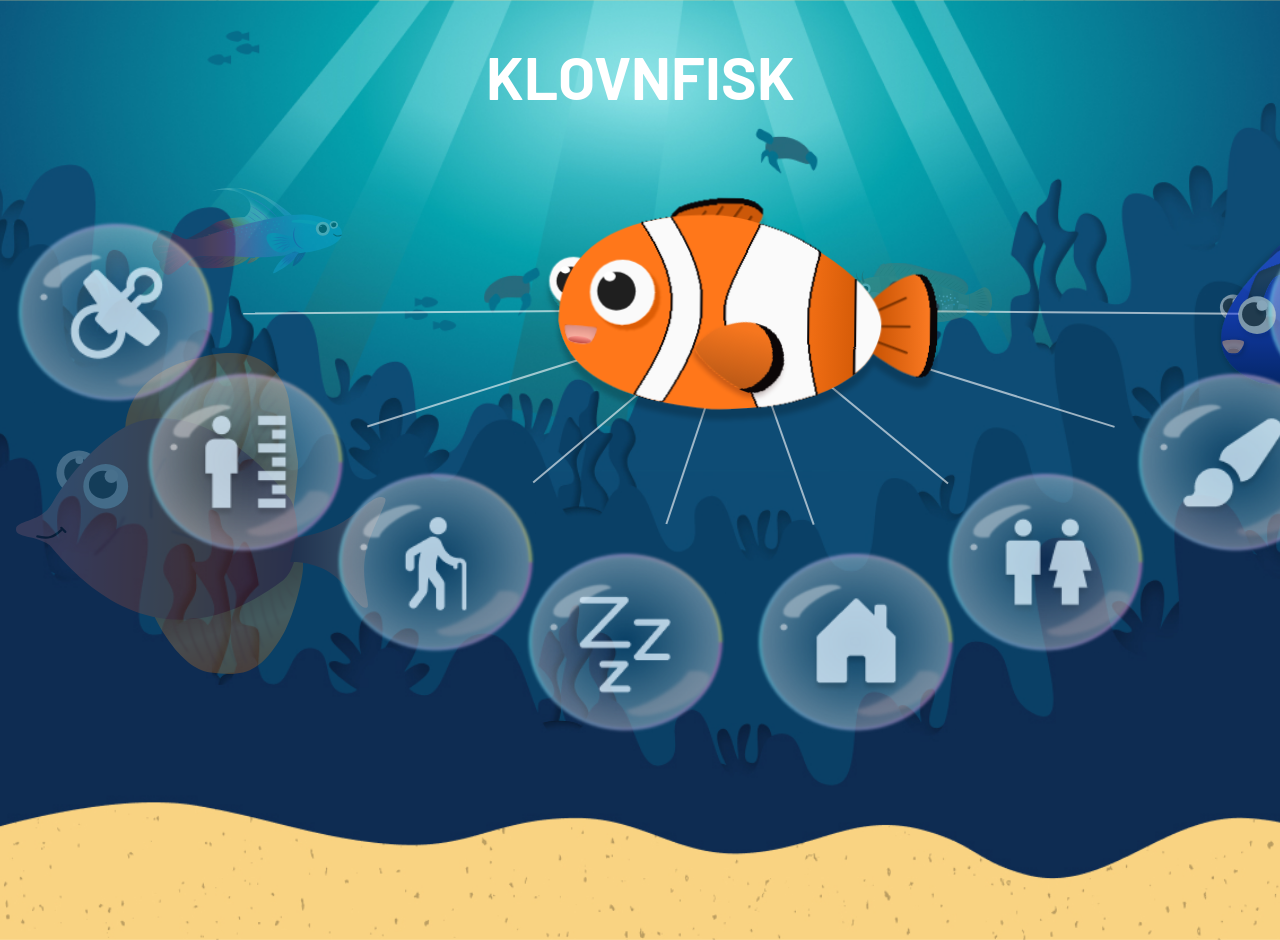
<file: nemo.html>
<!-- Julie -->

<!DOCTYPE html>
<html lang="en">
<head>
    <meta charset="UTF-8">
    <meta name="viewport" content="width=device-width, initial-scale=1.0">
    <title>Klovnfisk</title> 
    <link rel="stylesheet" href="css/nemo.css">
    <link rel="stylesheet" href="css/streger.css">
    <link href="https://fonts.googleapis.com/css2?family=Barlow:ital,wght@0,100;0,200;0,300;0,400;0,500;0,600;0,700;0,800;0,900;1,100;1,200;1,300;1,400;1,500;1,600;1,700;1,800;1,900&family=Cormorant+Garamond:ital,wght@0,300..700;1,300..700&family=Montserrat:ital,wght@0,100..900;1,100..900&display=swap" rel="stylesheet">

</head>
<body>
    
    <h1 class="overskriftlof">KLOVNFISK</h1>

    <audio id="nemo-lyd" src="Lyd/Nemo.mp3"autoplay></audio>
    <svg class="streger"></svg>

    <button class="Rogfarvetkirurgfisk">
        <a href="#Rogfarvetkirurgfisk">
          <img src="Fisk-svg/Rogfarvetkirurg.svg" alt="Røgfarvetkirurg"> 
        </a>
    </button>


    <button class="Ildhalekutlingfisk">
        <a href="#ildhalekutling">
           <img src="Fisk-svg/Ildhalekutling.svg" alt="Ildhalekutling"> 
        </a>
    </button>

    <button class="Nemo Hovedfisk">
        <a href="LorOmFiskene.html">
            <img src="Fisk-svg/Nemo.svg" alt="">
        </a>
    </button>
   

    <button class="Hugofisk">
        <a href="#hugofisk">
            <img src="Fisk-svg/Hugofisk.svg" alt="Hugofisk">
        </a>
    </button>
  

    <button class="KongeFebars">
        <a href="#KongeFebars">
           <img src="Fisk-svg/KongeFebars.svg" alt="KongeFebars"> 
        </a>
    </button>


    <button class="Paletkirurgfisk">
        <a href="#Paletkirurgfisk">
            <img src="Fisk-svg/Paletkirurg.svg" alt="Paletkirurg">
        </a>
    </button>


    <button class="Antias">
        <a href="#Antias">
           <img src="Fisk-svg/Antais.svg" alt="Antias"> 
        </a>
    </button>


    <button class="Pincetfisk">
        <a href="#Pincetfisk" class="Pincetfisk">
          <img src="Fisk-svg/Pincetfisk.svg" alt="Pincetfisk">  
        </a>
    </button>





  <!--Boblerne-->

    <section class="paragraph1">
        
        <article>
            
            <div id="paragraph1">
                <img class="storboble1" src="images/Boble.png" alt="">
                <h3 class="bobleoverskrift boble1overskrift">BABY(ER)</h3>
                <h4 class="boblelilletekst boble1tekst">
                    Klovnfisken lægger sine æg, hvorefter<br>
                    hannen passer på dem. Efter en uge <br>
                    klækker ægene, og små klovnfisk er <br>
                    blevet født.
                </h4>
                <img class="lyd lyd1" src="images/Lydknap.png" alt="">
            </div>
            
            <button onclick="hideUnhide('paragraph1')" class="boble boble1">
                <img class="boble" src="images/Babyboble.png" alt="boblebaby">
            </button>

        </article>

        
        <article>
            
            <div id="paragraph2">
                <img class="storboble2" src="images/Boble.png" alt="">
                <h3 class="bobleoverskrift boble2overskrift">STØRRELSE</h3>
                <h4 class="boblelilletekst boble2tekst">
                    Klovnfisken er en af akvariets små<br> 
                    fisk og kan blive mellem 8 til 11 cm, <br>
                    og bliver på størrelse med med en <br>
                    lille badeand. 
                </h4>
                <img class="lyd lyd2" src="images/Lydknap.png" alt="">
            </div>
            
            
            <button onclick="hideUnhide('paragraph2')" class="boble boble2">
                <img class="boble" src="images/Storrelseboble.png" alt="boblestorrelse">
            </button>

        </article>


        <article>
            
            <div id="paragraph3">
                <img class="storboble3" src="images/Boble.png" alt="">
                <h3 class="bobleoverskrift boble3overskrift">LEVETID</h3>
                <h4 class="boblelilletekst boble3tekst">
                    Klovnfisken kan leve i akvariet fra <br>
                    8 til 12 år, men også helt op til 20 <br>
                    år, hvis den har et rigtig godt liv <br>
                    i akvariet med godt mad. 
                </h4>
                <img class="lyd lyd3" src="images/Lydknap.png" alt="">
            </div>
            
            
            <button onclick="hideUnhide('paragraph3')" class="boble boble3">
                <img class="boble" src="images/Levetidboble.png" alt="boblelevetid">
            </button>

        </article>


        <article>
            
            <div id="paragraph4">
                <img class="storboble4" src="images/Boble.png" alt="">
                <h3 class="bobleoverskrift boble4overskrift">SØVN</h3>
                <h4 class="boblelilletekst boble4tekst">
                    Klovfisken sover på en lidt skærmende <br>
                     måde. Fordi fisken ikke har øjenlåg, <br>
                     kan den ikke lukke øjnene, men går <br>
                     i hviletilstand om natten og ændre <br>
                     sin opførsel.  
                </h4>
                <img class="lyd lyd4" src="images/Lydknap.png" alt="">
            </div>
            
            
            <button onclick="hideUnhide('paragraph4')" class="boble boble4">
                <img class="boble" src="images/Sovnboble.png" alt="boblesovn">
            </button>

        </article>


        <article>
            
            <div id="paragraph5">
                <img class="storboble5" src="images/Boble.png" alt="">
                <h3 class="bobleoverskrift boble5overskrift">HJEM</h3>
                <h4 class="boblelilletekst boble5tekst">
                    Klovnfisken lever i Det Indiske <br>
                    Ocean, Det Røde Hav og i Stillehavet, <br>
                    som er tæt på Australien, hvor <br> 
                    Kænguruerne bor.
                </h4>
                <img class="lyd lyd5" src="images/Lydknap.png" alt="">
            </div>
            
            
            <button onclick="hideUnhide('paragraph5')" class="boble boble5">
                <img class="boble" src="images/Hjemboble.png" alt="boblehjem">
            </button>

        </article>
    

        <article>
            
            <div id="paragraph6">
                <img class="storboble6" src="images/Boble.png" alt="">
                <h3 class="bobleoverskrift boble6overskrift">KØN</h3>
                <h4 class="boblelilletekst boble6tekst">
                    Klovnfiskene er født som hanner, <br>
                    men kan senere i deres liv skifte <br>
                    køn til hun eller forblive en han.
                </h4>
                <img class="lyd lyd6" src="images/Lydknap.png" alt="">
            </div>
            
            
            <button onclick="hideUnhide('paragraph6')" class="boble boble6">
                <img class="boble" src="images/Konboble.png" alt="boblekon">
            </button>

        </article>

        <article>
            
            <div id="paragraph7">
                <img class="storboble7" src="images/Boble.png" alt="">
                <h3 class="bobleoverskrift boble7overskrift">FARVE</h3>
                <h4 class="boblelilletekst boble7tekst">
                    Klovnfisken har nogle specielle <br>
                    farver og er let at genkende med <br>
                    sin flotte orange farve og sine <br>
                    hvide striber.
                </h4>
                <img class="lyd lyd7" src="images/Lydknap.png" alt="">

            </div>
            
            <button onclick="hideUnhide('paragraph7')" class="boble boble7">
                <img class="boble" src="images/Farveboble.png" alt="boblefarve">
            </button>

        </article>

        <article>
            
            <div id="paragraph8">
                <img class="storboble8" src="images/Boble.png" alt="">
                <h3 class="bobleoverskrift boble8overskrift">MAD</h3>
                <h4 class="boblelilletekst boble8tekst">
                    Klovnfisken er altædende og spiser <br>
                    alt mad den kan finde. Den kan både <br>
                    lige orme, alger og små krebsdyr.
                </h4>
                <img class="lyd lyd8" src="images/Lydknap.png" alt="">
            </div>
            
            
            <button onclick="hideUnhide('paragraph8')" class="boble boble8">
                <img class="boble" src="images/Madboble.png" alt="boblemad">
            </button>
        </article>


    </section>


    <script src="js/nemo.js"></script>



<script src="js/timer.js"></script>

<script src="js/streger.js"></script>
</body>
</html>
</file>
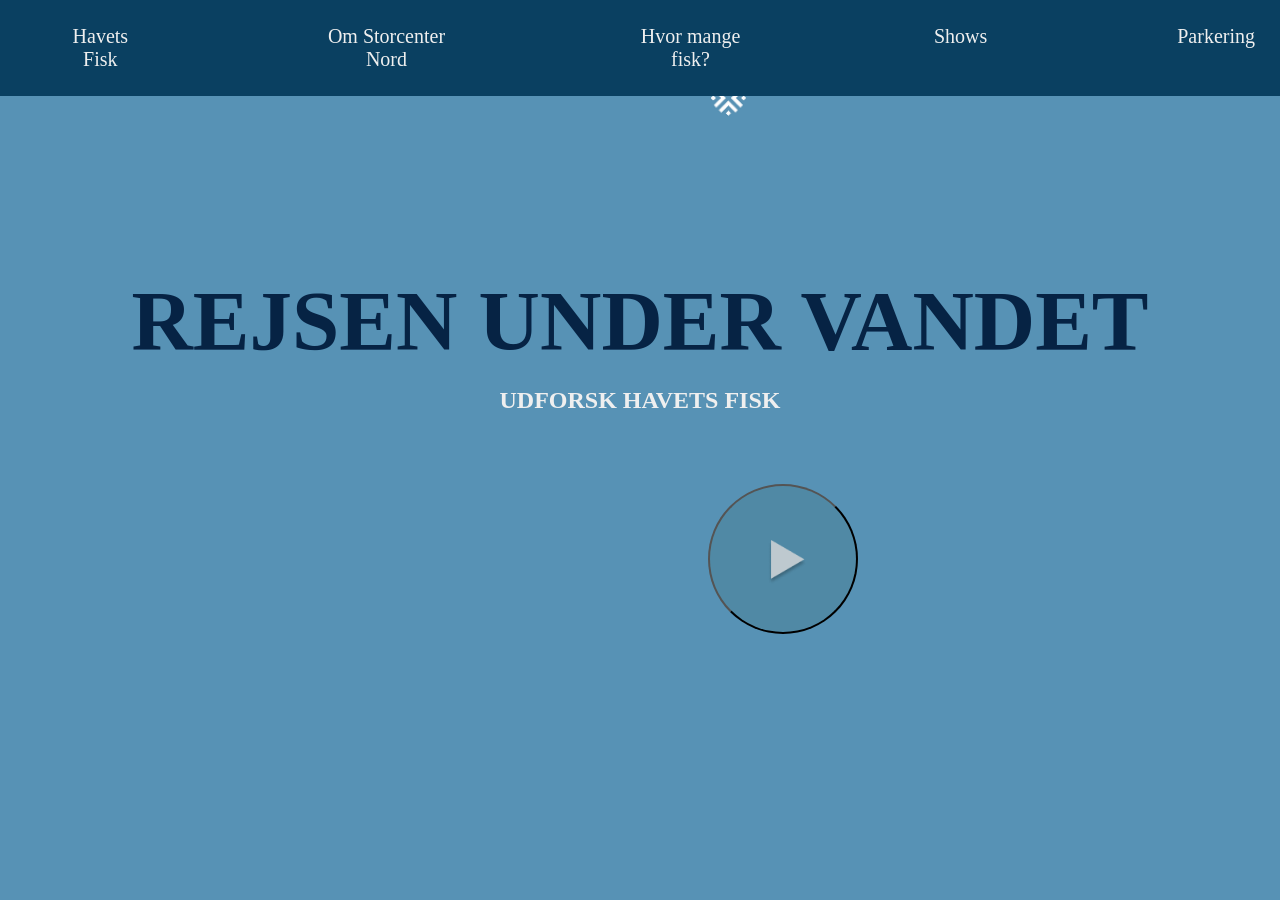
<file: UDKAST - 6 ok. 2026/Akvarie-Case-Gruppe-GG-main/julie.html>
<!DOCTYPE html>
<html lang="en">
<head>
    <meta charset="UTF-8">
    <meta name="viewport" content="width=, initial-scale=1.0">
    <title>Document</title> <link rel="stylesheet" href="css/julie.css">
</head>

<body>

    <nav>
        <a href="#HavetsFisk">Havets Fisk</a>
        <a href="#StorcenterNord">Om Storcenter Nord</a>
        <a href="#Antal">Hvor mange fisk?</a>  
        <a href="#Shows">Shows</a>
        <a href="#Parkering">Parkering</a>
    </nav>
    
    <img class="logo" src="images/LOGO.png" alt="Logo">
    
    <h1>REJSEN UNDER VANDET</h1>

    <h2>UDFORSK HAVETS FISK</h2>

    <button class="Play">
        <img src="images/Polygon1.png" alt="KnapTrekant">
    </button>







</body>
</html>
</file>
<file: css/antias.css>
/* Julie */

body{
    background-image: url("../images/Baggrund.jpg");
        background-size: cover;
        height:100vh;
        margin: 0;
        background-position: bottom;
        overflow: hidden;
        font-family: 'Barlow', sans-serif;

}


.overskriftlof{
    font-size: 60px;
    text-align: center;
    color: #ffffff;
    position: relative;
    font-family:'Barlow', sans-serif;
    
}

.lyd{
    width: 50px;
}

.Rogfarvetkirurgfisk{
    background: transparent;
    position:relative;
    top: 200px;
    left:10px;
    border:none;
}

.Rogfarvetkirurgfisk img{
    width: 370px;
    opacity: 25%;
    
}


.Ildhalekutlingfisk{
    background: transparent;
    position:relative;
    bottom: 200px;
    left: -250px;
    border:none;
}

.Ildhalekutlingfisk img{
    width: 200px;
    transform: scaleX(-1);
    opacity: 25%;
}


.Nemo{
    background: transparent;
    position:relative;
    bottom: 50px;
    left: -70px;
    border:none;
}

.Nemo img{
    width: 150px;
    transform: scaleX(-1);
    opacity: 25%;
}



.Paletkirurgfisk{
    background: transparent;
    position:relative;
    bottom: 80px;
    border:none;
    left:-50px;
}

.Paletkirurgfisk img{
    width: 300px;
    transform: scaleX(-1);
    opacity: 50%;
}


.Hugofisk{
    background: transparent;
    position:relative;
    bottom: 150px;
    left:50px;
    border:none;
}

.Hugofisk img{
    width: 145px;
    transform: scaleX(-1);
    opacity: 25%;
}


.KongeFebars{
    background: transparent;
    position:relative;
    bottom: -150px;
    left: -125px;
    border:none;
}

.KongeFebars img{
    width: 150px;
    opacity: 25%;
}



.Pincetfisk{
    background: transparent;
    position:relative;
    bottom: 40px;
    left:375px;
    border:none;
}

.Pincetfisk img{
    width: 300px;
    transform: scaleX(-1);
    opacity: 25%;
}

.Antias{
    background: transparent;
    position:relative;
    bottom: 300px;
    left:525px;
    border:none;
}

.Antias img{
    width: 400px;
    animation:pulser 1.3s ease-in-out infinite;
}

@keyframes pulser{
    0%, 100% {scale:0.95 1;}
    50% {scale:0.98 1;}
}




@keyframes kf_994_88999_scale_0 {
  0% { animation-timing-function: step-end; scale: 0.9 1; }
  0.05% { animation-timing-function: step-end; scale: 0.911 1; }
  0.1% { animation-timing-function: step-end; scale: 0.94 1; }
  0.15% { animation-timing-function: step-end; scale: 0.97 1; }
  0.2% { animation-timing-function: step-end; scale: 0.98 1; }
  0.211% { scale: 0.98 1; }
  0.25% { scale: 0.979 1; }
  0.3% { scale: 0.975 1; }
  0.35% { scale: 0.967 1; }
  0.4% { scale: 0.958 1; }
  0.45% { scale: 0.952 1; }
  0.5% { scale: 0.95 1; }
  0.513% { animation-timing-function: step-end; scale: 0.95 1; }
  0.515% { animation-timing-function: step-end; scale: 0.9 1; }
  0.55% { animation-timing-function: step-end; scale: 0.903 1; }
  0.6% { animation-timing-function: step-end; scale: 0.923 1; }
  0.65% { animation-timing-function: step-end; scale: 0.957 1; }
  0.7% { animation-timing-function: step-end; scale: 0.977 1; }
  0.736% { scale: 0.98 1; }
  0.75% { scale: 0.98 1; }
  0.8% { scale: 0.978 1; }
  0.85% { scale: 0.972 1; }
  0.9% { scale: 0.962 1; }
  0.95% { scale: 0.954 1; }
  1% { scale: 0.951 1; }
  1.036% { scale: 0.95 1; }
  1.038% { animation-timing-function: step-end; scale: 0.9 1; }
  1.04% { animation-timing-function: step-end; scale: 0.9 1; }
  1.05% { animation-timing-function: step-end; scale: 0.9 1; }
  1.1% { animation-timing-function: step-end; scale: 0.911 1; }
  1.15% { animation-timing-function: step-end; scale: 0.941 1; }
  1.2% { animation-timing-function: step-end; scale: 0.97 1; }
  1.25% { animation-timing-function: step-end; scale: 0.98 1; }
  1.26% { scale: 0.98 1; }
  1.3% { scale: 0.979 1; }
  1.35% { scale: 0.975 1; }
  1.4% { scale: 0.967 1; }
  1.45% { scale: 0.958 1; }
  1.5% { scale: 0.952 1; }
  1.55% { scale: 0.95 1; }
  1.561% { scale: 0.95 1; }
  1.563% { animation-timing-function: step-end; scale: 0.9 1; }
  1.565% { animation-timing-function: step-end; scale: 0.9 1; }
  1.6% { animation-timing-function: step-end; scale: 0.903 1; }
  1.65% { animation-timing-function: step-end; scale: 0.924 1; }
  1.7% { animation-timing-function: step-end; scale: 0.958 1; }
  1.75% { animation-timing-function: step-end; scale: 0.977 1; }
  1.785% { scale: 0.98 1; }
  1.8% { scale: 0.98 1; }
  1.85% { scale: 0.978 1; }
  1.9% { scale: 0.972 1; }
  1.95% { scale: 0.962 1; }
  2% { scale: 0.954 1; }
  2.05% { scale: 0.951 1; }
  2.086% { scale: 0.95 1; }
  2.088% { animation-timing-function: step-end; scale: 0.9 1; }
  2.09% { animation-timing-function: step-end; scale: 0.9 1; }
  2.1% { animation-timing-function: step-end; scale: 0.9 1; }
  2.15% { animation-timing-function: step-end; scale: 0.911 1; }
  2.2% { animation-timing-function: step-end; scale: 0.941 1; }
  2.25% { animation-timing-function: step-end; scale: 0.97 1; }
  2.3% { animation-timing-function: step-end; scale: 0.98 1; }
  2.31% { scale: 0.98 1; }
  2.35% { scale: 0.979 1; }
  2.4% { scale: 0.975 1; }
  2.45% { scale: 0.967 1; }
  2.5% { scale: 0.958 1; }
  2.55% { scale: 0.952 1; }
  2.6% { scale: 0.95 1; }
  2.611% { scale: 0.95 1; }
  2.613% { animation-timing-function: step-end; scale: 0.9 1; }
  2.615% { animation-timing-function: step-end; scale: 0.9 1; }
  2.65% { animation-timing-function: step-end; scale: 0.904 1; }
  2.7% { animation-timing-function: step-end; scale: 0.924 1; }
  2.75% { animation-timing-function: step-end; scale: 0.958 1; }
  2.8% { animation-timing-function: step-end; scale: 0.977 1; }
  2.835% { scale: 0.98 1; }
  2.85% { scale: 0.98 1; }
  2.9% { scale: 0.978 1; }
  2.95% { scale: 0.972 1; }
  3% { scale: 0.962 1; }
  3.05% { scale: 0.954 1; }
  3.1% { scale: 0.951 1; }
  3.136% { scale: 0.95 1; }
  3.138% { animation-timing-function: step-end; scale: 0.9 1; }
  3.14% { animation-timing-function: step-end; scale: 0.9 1; }
  3.15% { animation-timing-function: step-end; scale: 0.9 1; }
  3.2% { animation-timing-function: step-end; scale: 0.911 1; }
  3.25% { animation-timing-function: step-end; scale: 0.941 1; }
  3.3% { animation-timing-function: step-end; scale: 0.97 1; }
  3.35% { animation-timing-function: step-end; scale: 0.98 1; }
  3.36% { scale: 0.98 1; }
  3.4% { scale: 0.979 1; }
  3.45% { scale: 0.975 1; }
  3.5% { scale: 0.967 1; }
  3.55% { scale: 0.958 1; }
  3.6% { scale: 0.952 1; }
  3.65% { scale: 0.95 1; }
  3.66% { scale: 0.95 1; }
  3.662% { animation-timing-function: step-end; scale: 0.9 1; }
  3.664% { animation-timing-function: step-end; scale: 0.9 1; }
  3.7% { animation-timing-function: step-end; scale: 0.904 1; }
  3.75% { animation-timing-function: step-end; scale: 0.924 1; }
  3.8% { animation-timing-function: step-end; scale: 0.958 1; }
  3.85% { animation-timing-function: step-end; scale: 0.977 1; }
  3.885% { scale: 0.98 1; }
  3.9% { scale: 0.98 1; }
  3.95% { scale: 0.978 1; }
  4% { scale: 0.972 1; }
  4.05% { scale: 0.962 1; }
  4.1% { scale: 0.954 1; }
  4.15% { scale: 0.951 1; }
  4.185% { scale: 0.95 1; }
  4.187% { animation-timing-function: step-end; scale: 0.9 1; }
  4.189% { animation-timing-function: step-end; scale: 0.9 1; }
  4.2% { animation-timing-function: step-end; scale: 0.9 1; }
  4.25% { animation-timing-function: step-end; scale: 0.911 1; }
  4.3% { animation-timing-function: step-end; scale: 0.941 1; }
  4.35% { animation-timing-function: step-end; scale: 0.97 1; }
  4.4% { animation-timing-function: step-end; scale: 0.98 1; }
  4.409% { scale: 0.98 1; }
  4.45% { scale: 0.979 1; }
  4.5% { scale: 0.975 1; }
  4.55% { scale: 0.967 1; }
  4.6% { scale: 0.958 1; }
  4.65% { scale: 0.952 1; }
  4.7% { scale: 0.95 1; }
  4.71% { scale: 0.95 1; }
  4.712% { animation-timing-function: step-end; scale: 0.9 1; }
  4.714% { animation-timing-function: step-end; scale: 0.9 1; }
  4.75% { animation-timing-function: step-end; scale: 0.904 1; }
  4.8% { animation-timing-function: step-end; scale: 0.924 1; }
  4.85% { animation-timing-function: step-end; scale: 0.958 1; }
  4.9% { animation-timing-function: step-end; scale: 0.977 1; }
  4.934% { scale: 0.98 1; }
  4.95% { scale: 0.98 1; }
  5% { scale: 0.978 1; }
  5.05% { scale: 0.972 1; }
  5.1% { scale: 0.962 1; }
  5.15% { scale: 0.954 1; }
  5.2% { scale: 0.951 1; }
  5.235% { scale: 0.95 1; }
  5.237% { animation-timing-function: step-end; scale: 0.9 1; }
  5.239% { animation-timing-function: step-end; scale: 0.9 1; }
  5.25% { animation-timing-function: step-end; scale: 0.9 1; }
  5.3% { animation-timing-function: step-end; scale: 0.911 1; }
  5.35% { animation-timing-function: step-end; scale: 0.941 1; }
  5.4% { animation-timing-function: step-end; scale: 0.97 1; }
  5.45% { animation-timing-function: step-end; scale: 0.98 1; }
  5.459% { scale: 0.98 1; }
  5.5% { scale: 0.979 1; }
  5.55% { scale: 0.975 1; }
  5.6% { scale: 0.967 1; }
  5.65% { scale: 0.958 1; }
  5.7% { scale: 0.952 1; }
  5.75% { scale: 0.95 1; }
  5.76% { scale: 0.95 1; }
  5.762% { animation-timing-function: step-end; scale: 0.9 1; }
  5.764% { animation-timing-function: step-end; scale: 0.9 1; }
  5.8% { animation-timing-function: step-end; scale: 0.904 1; }
  5.85% { animation-timing-function: step-end; scale: 0.924 1; }
  5.9% { animation-timing-function: step-end; scale: 0.958 1; }
  5.95% { animation-timing-function: step-end; scale: 0.977 1; }
  5.984% { scale: 0.98 1; }
  6% { scale: 0.98 1; }
  6.05% { scale: 0.978 1; }
  6.1% { scale: 0.972 1; }
  6.15% { scale: 0.962 1; }
  6.2% { scale: 0.954 1; }
  6.25% { scale: 0.951 1; }
  6.285% { scale: 0.95 1; }
  6.287% { animation-timing-function: step-end; scale: 0.9 1; }
  6.289% { animation-timing-function: step-end; scale: 0.9 1; }
  6.3% { animation-timing-function: step-end; scale: 0.9 1; }
  6.35% { animation-timing-function: step-end; scale: 0.911 1; }
  6.4% { animation-timing-function: step-end; scale: 0.942 1; }
  6.45% { animation-timing-function: step-end; scale: 0.97 1; }
  6.5% { animation-timing-function: step-end; scale: 0.98 1; }
  6.509% { scale: 0.98 1; }
  6.55% { scale: 0.979 1; }
  6.6% { scale: 0.975 1; }
  6.65% { scale: 0.967 1; }
  6.7% { scale: 0.958 1; }
  6.75% { scale: 0.952 1; }
  6.8% { scale: 0.95 1; }
  6.81% { scale: 0.95 1; }
  6.812% { animation-timing-function: step-end; scale: 0.9 1; }
  6.814% { animation-timing-function: step-end; scale: 0.9 1; }
  6.85% { animation-timing-function: step-end; scale: 0.904 1; }
  6.9% { animation-timing-function: step-end; scale: 0.924 1; }
  6.95% { animation-timing-function: step-end; scale: 0.958 1; }
  7% { animation-timing-function: step-end; scale: 0.977 1; }
  7.034% { scale: 0.98 1; }
  7.05% { scale: 0.98 1; }
  7.1% { scale: 0.978 1; }
  7.15% { scale: 0.972 1; }
  7.2% { scale: 0.962 1; }
  7.25% { scale: 0.954 1; }
  7.3% { scale: 0.951 1; }
  7.334% { scale: 0.95 1; }
  7.336% { animation-timing-function: step-end; scale: 0.9 1; }
  7.338% { animation-timing-function: step-end; scale: 0.9 1; }
  7.35% { animation-timing-function: step-end; scale: 0.9 1; }
  7.4% { animation-timing-function: step-end; scale: 0.912 1; }
  7.45% { animation-timing-function: step-end; scale: 0.942 1; }
  7.5% { animation-timing-function: step-end; scale: 0.97 1; }
  7.55% { animation-timing-function: step-end; scale: 0.98 1; }
  7.559% { scale: 0.98 1; }
  7.6% { scale: 0.979 1; }
  7.65% { scale: 0.975 1; }
  7.7% { scale: 0.967 1; }
  7.75% { scale: 0.958 1; }
  7.8% { scale: 0.952 1; }
  7.85% { scale: 0.95 1; }
  7.859% { scale: 0.95 1; }
  7.861% { animation-timing-function: step-end; scale: 0.9 1; }
  7.863% { animation-timing-function: step-end; scale: 0.9 1; }
  7.9% { animation-timing-function: step-end; scale: 0.904 1; }
  7.95% { animation-timing-function: step-end; scale: 0.925 1; }
  8% { animation-timing-function: step-end; scale: 0.959 1; }
  8.05% { animation-timing-function: step-end; scale: 0.977 1; }
  8.083% { scale: 0.98 1; }
  8.1% { scale: 0.98 1; }
  8.15% { scale: 0.978 1; }
  8.2% { scale: 0.971 1; }
  8.25% { scale: 0.962 1; }
  8.3% { scale: 0.954 1; }
  8.35% { scale: 0.951 1; }
  8.384% { scale: 0.95 1; }
  8.386% { animation-timing-function: step-end; scale: 0.9 1; }
  8.388% { animation-timing-function: step-end; scale: 0.9 1; }
  8.4% { animation-timing-function: step-end; scale: 0.9 1; }
  8.45% { animation-timing-function: step-end; scale: 0.912 1; }
  8.5% { animation-timing-function: step-end; scale: 0.942 1; }
  8.55% { animation-timing-function: step-end; scale: 0.971 1; }
  8.6% { animation-timing-function: step-end; scale: 0.98 1; }
  8.608% { scale: 0.98 1; }
  8.65% { scale: 0.979 1; }
  8.7% { scale: 0.975 1; }
  8.75% { scale: 0.967 1; }
  8.8% { scale: 0.958 1; }
  8.85% { scale: 0.952 1; }
  8.9% { scale: 0.95 1; }
  8.909% { scale: 0.95 1; }
  8.911% { animation-timing-function: step-end; scale: 0.9 1; }
  8.913% { animation-timing-function: step-end; scale: 0.9 1; }
  8.95% { animation-timing-function: step-end; scale: 0.904 1; }
  9% { animation-timing-function: step-end; scale: 0.925 1; }
  9.05% { animation-timing-function: step-end; scale: 0.959 1; }
  9.1% { animation-timing-function: step-end; scale: 0.977 1; }
  9.133% { scale: 0.98 1; }
  9.15% { scale: 0.98 1; }
  9.2% { scale: 0.978 1; }
  9.25% { scale: 0.971 1; }
  9.3% { scale: 0.962 1; }
  9.35% { scale: 0.954 1; }
  9.4% { scale: 0.951 1; }
  9.434% { scale: 0.95 1; }
  9.436% { animation-timing-function: step-end; scale: 0.9 1; }
  9.438% { animation-timing-function: step-end; scale: 0.9 1; }
  9.45% { animation-timing-function: step-end; scale: 0.9 1; }
  9.5% { animation-timing-function: step-end; scale: 0.912 1; }
  9.55% { animation-timing-function: step-end; scale: 0.942 1; }
  9.6% { animation-timing-function: step-end; scale: 0.971 1; }
  9.65% { animation-timing-function: step-end; scale: 0.98 1; }
  9.658% { scale: 0.98 1; }
  9.7% { scale: 0.979 1; }
  9.75% { scale: 0.975 1; }
  9.8% { scale: 0.967 1; }
  9.85% { scale: 0.958 1; }
  9.9% { scale: 0.952 1; }
  9.95% { scale: 0.95 1; }
  9.959% { scale: 0.95 1; }
  9.961% { animation-timing-function: step-end; scale: 0.9 1; }
  9.963% { animation-timing-function: step-end; scale: 0.9 1; }
  10% { animation-timing-function: step-end; scale: 0.904 1; }
  10.05% { animation-timing-function: step-end; scale: 0.925 1; }
  10.1% { animation-timing-function: step-end; scale: 0.959 1; }
  10.15% { animation-timing-function: step-end; scale: 0.977 1; }
  10.183% { scale: 0.98 1; }
  10.2% { scale: 0.98 1; }
  10.25% { scale: 0.978 1; }
  10.3% { scale: 0.971 1; }
  10.35% { scale: 0.962 1; }
  10.4% { scale: 0.954 1; }
  10.45% { scale: 0.951 1; }
  10.484% { scale: 0.95 1; }
  10.486% { animation-timing-function: step-end; scale: 0.9 1; }
  10.488% { animation-timing-function: step-end; scale: 0.9 1; }
  10.5% { animation-timing-function: step-end; scale: 0.9 1; }
  10.55% { animation-timing-function: step-end; scale: 0.912 1; }
  10.6% { animation-timing-function: step-end; scale: 0.942 1; }
  10.65% { animation-timing-function: step-end; scale: 0.971 1; }
  10.7% { animation-timing-function: step-end; scale: 0.98 1; }
  10.708% { scale: 0.98 1; }
  10.75% { scale: 0.979 1; }
  10.8% { scale: 0.975 1; }
  10.85% { scale: 0.967 1; }
  10.9% { scale: 0.958 1; }
  10.95% { scale: 0.952 1; }
  11% { scale: 0.95 1; }
  11.008% { scale: 0.95 1; }
  11.01% { animation-timing-function: step-end; scale: 0.9 1; }
  11.012% { animation-timing-function: step-end; scale: 0.9 1; }
  11.05% { animation-timing-function: step-end; scale: 0.904 1; }
  11.1% { animation-timing-function: step-end; scale: 0.925 1; }
  11.15% { animation-timing-function: step-end; scale: 0.959 1; }
  11.2% { animation-timing-function: step-end; scale: 0.977 1; }
  11.233% { scale: 0.98 1; }
  11.25% { scale: 0.98 1; }
  11.3% { scale: 0.978 1; }
  11.35% { scale: 0.971 1; }
  11.4% { scale: 0.962 1; }
  11.45% { scale: 0.954 1; }
  11.5% { scale: 0.951 1; }
  11.533% { scale: 0.95 1; }
  11.535% { animation-timing-function: step-end; scale: 0.9 1; }
  11.537% { animation-timing-function: step-end; scale: 0.9 1; }
  11.55% { animation-timing-function: step-end; scale: 0.901 1; }
  11.6% { animation-timing-function: step-end; scale: 0.912 1; }
  11.65% { animation-timing-function: step-end; scale: 0.943 1; }
  11.7% { animation-timing-function: step-end; scale: 0.971 1; }
  11.75% { animation-timing-function: step-end; scale: 0.98 1; }
  11.757% { scale: 0.98 1; }
  11.8% { scale: 0.979 1; }
  11.85% { scale: 0.975 1; }
  11.9% { scale: 0.967 1; }
  11.95% { scale: 0.957 1; }
  12% { scale: 0.952 1; }
  12.05% { scale: 0.95 1; }
  12.058% { scale: 0.95 1; }
  12.06% { animation-timing-function: step-end; scale: 0.9 1; }
  12.062% { animation-timing-function: step-end; scale: 0.9 1; }
  12.1% { animation-timing-function: step-end; scale: 0.904 1; }
  12.15% { animation-timing-function: step-end; scale: 0.925 1; }
  12.2% { animation-timing-function: step-end; scale: 0.959 1; }
  12.25% { animation-timing-function: step-end; scale: 0.977 1; }
  12.282% { scale: 0.98 1; }
  12.3% { scale: 0.98 1; }
  12.35% { scale: 0.978 1; }
  12.4% { scale: 0.971 1; }
  12.45% { scale: 0.962 1; }
  12.5% { scale: 0.954 1; }
  12.55% { scale: 0.951 1; }
  12.583% { scale: 0.95 1; }
  12.585% { animation-timing-function: step-end; scale: 0.9 1; }
  12.587% { animation-timing-function: step-end; scale: 0.9 1; }
  12.6% { animation-timing-function: step-end; scale: 0.901 1; }
  12.65% { animation-timing-function: step-end; scale: 0.912 1; }
  12.7% { animation-timing-function: step-end; scale: 0.943 1; }
  12.75% { animation-timing-function: step-end; scale: 0.971 1; }
  12.8% { animation-timing-function: step-end; scale: 0.98 1; }
  12.807% { scale: 0.98 1; }
  12.85% { scale: 0.979 1; }
  12.9% { scale: 0.975 1; }
  12.95% { scale: 0.967 1; }
  13% { scale: 0.957 1; }
  13.05% { scale: 0.952 1; }
  13.1% { scale: 0.95 1; }
  13.108% { scale: 0.95 1; }
  13.11% { animation-timing-function: step-end; scale: 0.9 1; }
  13.112% { animation-timing-function: step-end; scale: 0.9 1; }
  13.15% { animation-timing-function: step-end; scale: 0.904 1; }
  13.2% { animation-timing-function: step-end; scale: 0.926 1; }
  13.25% { animation-timing-function: step-end; scale: 0.959 1; }
  13.3% { animation-timing-function: step-end; scale: 0.977 1; }
  13.332% { scale: 0.98 1; }
  13.35% { scale: 0.98 1; }
  13.4% { scale: 0.977 1; }
  13.45% { scale: 0.971 1; }
  13.5% { scale: 0.962 1; }
  13.55% { scale: 0.954 1; }
  13.6% { scale: 0.951 1; }
  13.633% { scale: 0.95 1; }
  13.635% { animation-timing-function: step-end; scale: 0.9 1; }
  13.637% { animation-timing-function: step-end; scale: 0.9 1; }
  13.65% { animation-timing-function: step-end; scale: 0.901 1; }
  13.7% { animation-timing-function: step-end; scale: 0.912 1; }
  13.75% { animation-timing-function: step-end; scale: 0.943 1; }
  13.8% { animation-timing-function: step-end; scale: 0.971 1; }
  13.85% { animation-timing-function: step-end; scale: 0.98 1; }
  13.857% { scale: 0.98 1; }
  13.9% { scale: 0.979 1; }
  13.95% { scale: 0.975 1; }
  14% { scale: 0.967 1; }
  14.05% { scale: 0.957 1; }
  14.1% { scale: 0.952 1; }
  14.15% { scale: 0.95 1; }
  14.157% { scale: 0.95 1; }
  14.159% { animation-timing-function: step-end; scale: 0.9 1; }
  14.161% { animation-timing-function: step-end; scale: 0.9 1; }
  14.2% { animation-timing-function: step-end; scale: 0.904 1; }
  14.25% { animation-timing-function: step-end; scale: 0.926 1; }
  14.3% { animation-timing-function: step-end; scale: 0.96 1; }
  14.35% { animation-timing-function: step-end; scale: 0.978 1; }
  14.382% { scale: 0.98 1; }
  14.4% { scale: 0.98 1; }
  14.45% { scale: 0.977 1; }
  14.5% { scale: 0.971 1; }
  14.55% { scale: 0.962 1; }
  14.6% { scale: 0.954 1; }
  14.65% { scale: 0.951 1; }
  14.682% { scale: 0.95 1; }
  14.684% { animation-timing-function: step-end; scale: 0.9 1; }
  14.686% { animation-timing-function: step-end; scale: 0.9 1; }
  14.7% { animation-timing-function: step-end; scale: 0.901 1; }
  14.75% { animation-timing-function: step-end; scale: 0.912 1; }
  14.8% { animation-timing-function: step-end; scale: 0.943 1; }
  14.85% { animation-timing-function: step-end; scale: 0.971 1; }
  14.9% { animation-timing-function: step-end; scale: 0.98 1; }
  14.906% { scale: 0.98 1; }
  14.95% { scale: 0.979 1; }
  15% { scale: 0.975 1; }
  15.05% { scale: 0.967 1; }
  15.1% { scale: 0.957 1; }
  15.15% { scale: 0.952 1; }
  15.2% { scale: 0.95 1; }
  15.207% { scale: 0.95 1; }
  15.209% { animation-timing-function: step-end; scale: 0.9 1; }
  15.211% { animation-timing-function: step-end; scale: 0.9 1; }
  15.25% { animation-timing-function: step-end; scale: 0.904 1; }
  15.3% { animation-timing-function: step-end; scale: 0.926 1; }
  15.35% { animation-timing-function: step-end; scale: 0.96 1; }
  15.4% { animation-timing-function: step-end; scale: 0.978 1; }
  15.431% { scale: 0.98 1; }
  15.45% { scale: 0.98 1; }
  15.5% { scale: 0.977 1; }
  15.55% { scale: 0.971 1; }
  15.6% { scale: 0.962 1; }
  15.65% { scale: 0.954 1; }
  15.7% { scale: 0.951 1; }
  15.732% { scale: 0.95 1; }
  15.734% { animation-timing-function: step-end; scale: 0.9 1; }
  15.736% { animation-timing-function: step-end; scale: 0.9 1; }
  15.75% { animation-timing-function: step-end; scale: 0.901 1; }
  15.8% { animation-timing-function: step-end; scale: 0.913 1; }
  15.85% { animation-timing-function: step-end; scale: 0.944 1; }
  15.9% { animation-timing-function: step-end; scale: 0.971 1; }
  15.95% { animation-timing-function: step-end; scale: 0.98 1; }
  15.956% { scale: 0.98 1; }
  16% { scale: 0.979 1; }
  16.05% { scale: 0.975 1; }
  16.1% { scale: 0.966 1; }
  16.15% { scale: 0.957 1; }
  16.2% { scale: 0.952 1; }
  16.25% { scale: 0.95 1; }
  16.257% { scale: 0.95 1; }
  16.259% { animation-timing-function: step-end; scale: 0.9 1; }
  16.261% { animation-timing-function: step-end; scale: 0.9 1; }
  16.3% { animation-timing-function: step-end; scale: 0.904 1; }
  16.35% { animation-timing-function: step-end; scale: 0.926 1; }
  16.4% { animation-timing-function: step-end; scale: 0.96 1; }
  16.45% { animation-timing-function: step-end; scale: 0.978 1; }
  16.481% { scale: 0.98 1; }
  16.5% { scale: 0.98 1; }
  16.55% { scale: 0.977 1; }
  16.6% { scale: 0.971 1; }
  16.65% { scale: 0.962 1; }
  16.7% { scale: 0.954 1; }
  16.75% { scale: 0.951 1; }
  16.782% { scale: 0.95 1; }
  16.784% { animation-timing-function: step-end; scale: 0.9 1; }
  16.786% { animation-timing-function: step-end; scale: 0.9 1; }
  16.8% { animation-timing-function: step-end; scale: 0.901 1; }
  16.85% { animation-timing-function: step-end; scale: 0.913 1; }
  16.9% { animation-timing-function: step-end; scale: 0.944 1; }
  16.95% { animation-timing-function: step-end; scale: 0.971 1; }
  17% { animation-timing-function: step-end; scale: 0.98 1; }
  17.006% { scale: 0.98 1; }
  17.05% { scale: 0.979 1; }
  17.1% { scale: 0.975 1; }
  17.15% { scale: 0.966 1; }
  17.2% { scale: 0.957 1; }
  17.25% { scale: 0.952 1; }
  17.3% { scale: 0.95 1; }
  17.307% { scale: 0.95 1; }
  17.309% { animation-timing-function: step-end; scale: 0.9 1; }
  17.311% { animation-timing-function: step-end; scale: 0.9 1; }
  17.35% { animation-timing-function: step-end; scale: 0.904 1; }
  17.4% { animation-timing-function: step-end; scale: 0.926 1; }
  17.45% { animation-timing-function: step-end; scale: 0.96 1; }
  17.5% { animation-timing-function: step-end; scale: 0.978 1; }
  17.531% { scale: 0.98 1; }
  17.55% { scale: 0.98 1; }
  17.6% { scale: 0.977 1; }
  17.65% { scale: 0.971 1; }
  17.7% { scale: 0.962 1; }
  17.75% { scale: 0.954 1; }
  17.8% { scale: 0.951 1; }
  17.831% { scale: 0.95 1; }
  17.833% { animation-timing-function: step-end; scale: 0.9 1; }
  17.835% { animation-timing-function: step-end; scale: 0.9 1; }
  17.85% { animation-timing-function: step-end; scale: 0.901 1; }
  17.9% { animation-timing-function: step-end; scale: 0.913 1; }
  17.95% { animation-timing-function: step-end; scale: 0.944 1; }
  18% { animation-timing-function: step-end; scale: 0.972 1; }
  18.05% { animation-timing-function: step-end; scale: 0.98 1; }
  18.056% { scale: 0.98 1; }
  18.1% { scale: 0.979 1; }
  18.15% { scale: 0.975 1; }
  18.2% { scale: 0.966 1; }
  18.25% { scale: 0.957 1; }
  18.3% { scale: 0.952 1; }
  18.35% { scale: 0.95 1; }
  18.356% { scale: 0.95 1; }
  18.358% { animation-timing-function: step-end; scale: 0.9 1; }
  18.36% { animation-timing-function: step-end; scale: 0.9 1; }
  18.4% { animation-timing-function: step-end; scale: 0.904 1; }
  18.45% { animation-timing-function: step-end; scale: 0.927 1; }
  18.5% { animation-timing-function: step-end; scale: 0.96 1; }
  18.55% { animation-timing-function: step-end; scale: 0.978 1; }
  18.58% { scale: 0.98 1; }
  18.6% { scale: 0.98 1; }
  18.65% { scale: 0.977 1; }
  18.7% { scale: 0.971 1; }
  18.75% { scale: 0.961 1; }
  18.8% { scale: 0.954 1; }
  18.85% { scale: 0.951 1; }
  18.881% { scale: 0.95 1; }
  18.883% { animation-timing-function: step-end; scale: 0.9 1; }
  18.885% { animation-timing-function: step-end; scale: 0.9 1; }
  18.9% { animation-timing-function: step-end; scale: 0.901 1; }
  18.95% { animation-timing-function: step-end; scale: 0.913 1; }
  19% { animation-timing-function: step-end; scale: 0.944 1; }
  19.05% { animation-timing-function: step-end; scale: 0.972 1; }
  19.1% { animation-timing-function: step-end; scale: 0.98 1; }
  19.105% { scale: 0.98 1; }
  19.15% { scale: 0.979 1; }
  19.2% { scale: 0.975 1; }
  19.25% { scale: 0.966 1; }
  19.3% { scale: 0.957 1; }
  19.35% { scale: 0.952 1; }
  19.4% { scale: 0.95 1; }
  19.406% { scale: 0.95 1; }
  19.408% { animation-timing-function: step-end; scale: 0.9 1; }
  19.41% { animation-timing-function: step-end; scale: 0.9 1; }
  19.45% { animation-timing-function: step-end; scale: 0.905 1; }
  19.5% { animation-timing-function: step-end; scale: 0.927 1; }
  19.55% { animation-timing-function: step-end; scale: 0.96 1; }
  19.6% { animation-timing-function: step-end; scale: 0.978 1; }
  19.63% { scale: 0.98 1; }
  19.65% { scale: 0.98 1; }
  19.7% { scale: 0.977 1; }
  19.75% { scale: 0.971 1; }
  19.8% { scale: 0.961 1; }
  19.85% { scale: 0.954 1; }
  19.9% { scale: 0.951 1; }
  19.931% { scale: 0.95 1; }
  19.933% { animation-timing-function: step-end; scale: 0.9 1; }
  19.935% { animation-timing-function: step-end; scale: 0.9 1; }
  19.95% { animation-timing-function: step-end; scale: 0.901 1; }
  20% { animation-timing-function: step-end; scale: 0.913 1; }
  20.05% { animation-timing-function: step-end; scale: 0.944 1; }
  20.1% { animation-timing-function: step-end; scale: 0.972 1; }
  20.15% { animation-timing-function: step-end; scale: 0.98 1; }
  20.155% { scale: 0.98 1; }
  20.2% { scale: 0.979 1; }
  20.25% { scale: 0.975 1; }
  20.3% { scale: 0.966 1; }
  20.35% { scale: 0.957 1; }
  20.4% { scale: 0.952 1; }
  20.45% { scale: 0.95 1; }
  20.456% { scale: 0.95 1; }
  20.458% { animation-timing-function: step-end; scale: 0.9 1; }
  20.46% { animation-timing-function: step-end; scale: 0.9 1; }
  20.5% { animation-timing-function: step-end; scale: 0.905 1; }
  20.55% { animation-timing-function: step-end; scale: 0.927 1; }
  20.6% { animation-timing-function: step-end; scale: 0.961 1; }
  20.65% { animation-timing-function: step-end; scale: 0.978 1; }
  20.68% { scale: 0.98 1; }
  20.7% { scale: 0.98 1; }
  20.75% { scale: 0.977 1; }
  20.8% { scale: 0.971 1; }
  20.85% { scale: 0.961 1; }
  20.9% { scale: 0.954 1; }
  20.95% { scale: 0.951 1; }
  20.981% { scale: 0.95 1; }
  20.983% { animation-timing-function: step-end; scale: 0.9 1; }
  20.985% { animation-timing-function: step-end; scale: 0.9 1; }
  21% { animation-timing-function: step-end; scale: 0.901 1; }
  21.05% { animation-timing-function: step-end; scale: 0.913 1; }
  21.1% { animation-timing-function: step-end; scale: 0.945 1; }
  21.15% { animation-timing-function: step-end; scale: 0.972 1; }
  21.2% { animation-timing-function: step-end; scale: 0.98 1; }
  21.205% { scale: 0.98 1; }
  21.25% { scale: 0.979 1; }
  21.3% { scale: 0.975 1; }
  21.35% { scale: 0.966 1; }
  21.4% { scale: 0.957 1; }
  21.45% { scale: 0.952 1; }
  21.5% { scale: 0.95 1; }
  21.505% { scale: 0.95 1; }
  21.507% { animation-timing-function: step-end; scale: 0.9 1; }
  21.509% { animation-timing-function: step-end; scale: 0.9 1; }
  21.55% { animation-timing-function: step-end; scale: 0.905 1; }
  21.6% { animation-timing-function: step-end; scale: 0.927 1; }
  21.65% { animation-timing-function: step-end; scale: 0.961 1; }
  21.7% { animation-timing-function: step-end; scale: 0.978 1; }
  21.73% { scale: 0.98 1; }
  21.75% { scale: 0.98 1; }
  21.8% { scale: 0.977 1; }
  21.85% { scale: 0.971 1; }
  21.9% { scale: 0.961 1; }
  21.95% { scale: 0.954 1; }
  22% { scale: 0.95 1; }
  22.03% { scale: 0.95 1; }
  22.032% { animation-timing-function: step-end; scale: 0.9 1; }
  22.034% { animation-timing-function: step-end; scale: 0.9 1; }
  22.05% { animation-timing-function: step-end; scale: 0.901 1; }
  22.1% { animation-timing-function: step-end; scale: 0.913 1; }
  22.15% { animation-timing-function: step-end; scale: 0.945 1; }
  22.2% { animation-timing-function: step-end; scale: 0.972 1; }
  22.25% { animation-timing-function: step-end; scale: 0.98 1; }
  22.254% { scale: 0.98 1; }
  22.3% { scale: 0.979 1; }
  22.35% { scale: 0.975 1; }
  22.4% { scale: 0.966 1; }
  22.45% { scale: 0.957 1; }
  22.5% { scale: 0.952 1; }
  22.55% { scale: 0.95 1; }
  22.555% { scale: 0.95 1; }
  22.557% { animation-timing-function: step-end; scale: 0.9 1; }
  22.559% { animation-timing-function: step-end; scale: 0.9 1; }
  22.6% { animation-timing-function: step-end; scale: 0.905 1; }
  22.65% { animation-timing-function: step-end; scale: 0.927 1; }
  22.7% { animation-timing-function: step-end; scale: 0.961 1; }
  22.75% { animation-timing-function: step-end; scale: 0.978 1; }
  22.779% { scale: 0.98 1; }
  22.8% { scale: 0.98 1; }
  22.85% { scale: 0.977 1; }
  22.9% { scale: 0.971 1; }
  22.95% { scale: 0.961 1; }
  23% { scale: 0.954 1; }
  23.05% { scale: 0.95 1; }
  23.08% { scale: 0.95 1; }
  23.082% { animation-timing-function: step-end; scale: 0.9 1; }
  23.084% { animation-timing-function: step-end; scale: 0.9 1; }
  23.1% { animation-timing-function: step-end; scale: 0.901 1; }
  23.15% { animation-timing-function: step-end; scale: 0.913 1; }
  23.2% { animation-timing-function: step-end; scale: 0.945 1; }
  23.25% { animation-timing-function: step-end; scale: 0.972 1; }
  23.3% { animation-timing-function: step-end; scale: 0.98 1; }
  23.304% { scale: 0.98 1; }
  23.35% { scale: 0.979 1; }
  23.4% { scale: 0.975 1; }
  23.45% { scale: 0.966 1; }
  23.5% { scale: 0.957 1; }
  23.55% { scale: 0.952 1; }
  23.6% { scale: 0.95 1; }
  23.605% { scale: 0.95 1; }
  23.607% { animation-timing-function: step-end; scale: 0.9 1; }
  23.609% { animation-timing-function: step-end; scale: 0.9 1; }
  23.65% { animation-timing-function: step-end; scale: 0.905 1; }
  23.7% { animation-timing-function: step-end; scale: 0.928 1; }
  23.75% { animation-timing-function: step-end; scale: 0.961 1; }
  23.8% { animation-timing-function: step-end; scale: 0.978 1; }
  23.829% { scale: 0.98 1; }
  23.85% { scale: 0.98 1; }
  23.9% { scale: 0.977 1; }
  23.95% { scale: 0.971 1; }
  24% { scale: 0.961 1; }
  24.05% { scale: 0.954 1; }
  24.1% { scale: 0.95 1; }
  24.13% { scale: 0.95 1; }
  24.132% { animation-timing-function: step-end; scale: 0.9 1; }
  24.134% { animation-timing-function: step-end; scale: 0.9 1; }
  24.15% { animation-timing-function: step-end; scale: 0.901 1; }
  24.2% { animation-timing-function: step-end; scale: 0.914 1; }
  24.25% { animation-timing-function: step-end; scale: 0.945 1; }
  24.3% { animation-timing-function: step-end; scale: 0.972 1; }
  24.35% { animation-timing-function: step-end; scale: 0.98 1; }
  24.354% { scale: 0.98 1; }
  24.4% { scale: 0.979 1; }
  24.45% { scale: 0.975 1; }
  24.5% { scale: 0.966 1; }
  24.55% { scale: 0.957 1; }
  24.6% { scale: 0.952 1; }
  24.65% { scale: 0.95 1; }
  24.654% { scale: 0.95 1; }
  24.656% { animation-timing-function: step-end; scale: 0.9 1; }
  24.658% { animation-timing-function: step-end; scale: 0.9 1; }
  24.7% { animation-timing-function: step-end; scale: 0.905 1; }
  24.75% { animation-timing-function: step-end; scale: 0.928 1; }
  24.8% { animation-timing-function: step-end; scale: 0.961 1; }
  24.85% { animation-timing-function: step-end; scale: 0.978 1; }
  24.879% { scale: 0.98 1; }
  24.9% { scale: 0.98 1; }
  24.95% { scale: 0.977 1; }
  25% { scale: 0.971 1; }
  25.05% { scale: 0.961 1; }
  25.1% { scale: 0.954 1; }
  25.15% { scale: 0.95 1; }
  25.179% { scale: 0.95 1; }
  25.181% { animation-timing-function: step-end; scale: 0.9 1; }
  25.183% { animation-timing-function: step-end; scale: 0.9 1; }
  25.2% { animation-timing-function: step-end; scale: 0.901 1; }
  25.25% { animation-timing-function: step-end; scale: 0.914 1; }
  25.3% { animation-timing-function: step-end; scale: 0.945 1; }
  25.35% { animation-timing-function: step-end; scale: 0.972 1; }
  25.4% { animation-timing-function: step-end; scale: 0.98 1; }
  25.403% { scale: 0.98 1; }
  25.45% { scale: 0.979 1; }
  25.5% { scale: 0.974 1; }
  25.55% { scale: 0.966 1; }
  25.6% { scale: 0.957 1; }
  25.65% { scale: 0.952 1; }
  25.7% { scale: 0.95 1; }
  25.704% { scale: 0.95 1; }
  25.706% { animation-timing-function: step-end; scale: 0.9 1; }
  25.708% { animation-timing-function: step-end; scale: 0.9 1; }
  25.75% { animation-timing-function: step-end; scale: 0.905 1; }
  25.8% { animation-timing-function: step-end; scale: 0.928 1; }
  25.85% { animation-timing-function: step-end; scale: 0.961 1; }
  25.9% { animation-timing-function: step-end; scale: 0.978 1; }
  25.928% { scale: 0.98 1; }
  25.95% { scale: 0.98 1; }
  26% { scale: 0.977 1; }
  26.05% { scale: 0.971 1; }
  26.1% { scale: 0.961 1; }
  26.15% { scale: 0.954 1; }
  26.2% { scale: 0.95 1; }
  26.229% { scale: 0.95 1; }
  26.231% { animation-timing-function: step-end; scale: 0.9 1; }
  26.233% { animation-timing-function: step-end; scale: 0.9 1; }
  26.25% { animation-timing-function: step-end; scale: 0.901 1; }
  26.3% { animation-timing-function: step-end; scale: 0.914 1; }
  26.35% { animation-timing-function: step-end; scale: 0.946 1; }
  26.4% { animation-timing-function: step-end; scale: 0.972 1; }
  26.45% { animation-timing-function: step-end; scale: 0.98 1; }
  26.453% { scale: 0.98 1; }
  26.5% { scale: 0.979 1; }
  26.55% { scale: 0.974 1; }
  26.6% { scale: 0.966 1; }
  26.65% { scale: 0.957 1; }
  26.7% { scale: 0.952 1; }
  26.75% { scale: 0.95 1; }
  26.754% { scale: 0.95 1; }
  26.756% { animation-timing-function: step-end; scale: 0.9 1; }
  26.758% { animation-timing-function: step-end; scale: 0.9 1; }
  26.8% { animation-timing-function: step-end; scale: 0.905 1; }
  26.85% { animation-timing-function: step-end; scale: 0.928 1; }
  26.9% { animation-timing-function: step-end; scale: 0.962 1; }
  26.95% { animation-timing-function: step-end; scale: 0.978 1; }
  26.978% { scale: 0.98 1; }
  27% { scale: 0.98 1; }
  27.05% { scale: 0.977 1; }
  27.1% { scale: 0.971 1; }
  27.15% { scale: 0.961 1; }
  27.2% { scale: 0.954 1; }
  27.25% { scale: 0.95 1; }
  27.279% { scale: 0.95 1; }
  27.281% { animation-timing-function: step-end; scale: 0.9 1; }
  27.283% { animation-timing-function: step-end; scale: 0.9 1; }
  27.3% { animation-timing-function: step-end; scale: 0.901 1; }
  27.35% { animation-timing-function: step-end; scale: 0.914 1; }
  27.4% { animation-timing-function: step-end; scale: 0.946 1; }
  27.45% { animation-timing-function: step-end; scale: 0.972 1; }
  27.5% { animation-timing-function: step-end; scale: 0.98 1; }
  27.503% { scale: 0.98 1; }
  27.55% { scale: 0.979 1; }
  27.6% { scale: 0.974 1; }
  27.65% { scale: 0.966 1; }
  27.7% { scale: 0.957 1; }
  27.75% { scale: 0.952 1; }
  27.8% { scale: 0.95 1; }
  27.804% { scale: 0.95 1; }
  27.806% { animation-timing-function: step-end; scale: 0.9 1; }
  27.808% { animation-timing-function: step-end; scale: 0.9 1; }
  27.85% { animation-timing-function: step-end; scale: 0.905 1; }
  27.9% { animation-timing-function: step-end; scale: 0.928 1; }
  27.95% { animation-timing-function: step-end; scale: 0.962 1; }
  28% { animation-timing-function: step-end; scale: 0.978 1; }
  28.028% { scale: 0.98 1; }
  28.05% { scale: 0.98 1; }
  28.1% { scale: 0.977 1; }
  28.15% { scale: 0.971 1; }
  28.2% { scale: 0.961 1; }
  28.25% { scale: 0.954 1; }
  28.3% { scale: 0.95 1; }
  28.328% { scale: 0.95 1; }
  28.33% { animation-timing-function: step-end; scale: 0.9 1; }
  28.332% { animation-timing-function: step-end; scale: 0.9 1; }
  28.35% { animation-timing-function: step-end; scale: 0.901 1; }
  28.4% { animation-timing-function: step-end; scale: 0.914 1; }
  28.45% { animation-timing-function: step-end; scale: 0.946 1; }
  28.5% { animation-timing-function: step-end; scale: 0.973 1; }
  28.55% { animation-timing-function: step-end; scale: 0.98 1; }
  28.553% { scale: 0.98 1; }
  28.6% { scale: 0.979 1; }
  28.65% { scale: 0.974 1; }
  28.7% { scale: 0.966 1; }
  28.75% { scale: 0.957 1; }
  28.8% { scale: 0.952 1; }
  28.85% { scale: 0.95 1; }
  28.853% { scale: 0.95 1; }
  28.855% { animation-timing-function: step-end; scale: 0.9 1; }
  28.857% { animation-timing-function: step-end; scale: 0.9 1; }
  28.9% { animation-timing-function: step-end; scale: 0.905 1; }
  28.95% { animation-timing-function: step-end; scale: 0.929 1; }
  29% { animation-timing-function: step-end; scale: 0.962 1; }
  29.05% { animation-timing-function: step-end; scale: 0.978 1; }
  29.077% { scale: 0.98 1; }
  29.1% { scale: 0.98 1; }
  29.15% { scale: 0.977 1; }
  29.2% { scale: 0.97 1; }
  29.25% { scale: 0.961 1; }
  29.3% { scale: 0.954 1; }
  29.35% { scale: 0.95 1; }
  29.378% { scale: 0.95 1; }
  29.38% { animation-timing-function: step-end; scale: 0.9 1; }
  29.382% { animation-timing-function: step-end; scale: 0.9 1; }
  29.4% { animation-timing-function: step-end; scale: 0.901 1; }
  29.45% { animation-timing-function: step-end; scale: 0.914 1; }
  29.5% { animation-timing-function: step-end; scale: 0.946 1; }
  29.55% { animation-timing-function: step-end; scale: 0.973 1; }
  29.6% { animation-timing-function: step-end; scale: 0.98 1; }
  29.602% { scale: 0.98 1; }
  29.65% { scale: 0.979 1; }
  29.7% { scale: 0.974 1; }
  29.75% { scale: 0.966 1; }
  29.8% { scale: 0.957 1; }
  29.85% { scale: 0.952 1; }
  29.9% { scale: 0.95 1; }
  29.903% { scale: 0.95 1; }
  29.905% { animation-timing-function: step-end; scale: 0.9 1; }
  29.907% { animation-timing-function: step-end; scale: 0.9 1; }
  29.95% { animation-timing-function: step-end; scale: 0.905 1; }
  30% { animation-timing-function: step-end; scale: 0.929 1; }
  30.05% { animation-timing-function: step-end; scale: 0.962 1; }
  30.1% { animation-timing-function: step-end; scale: 0.978 1; }
  30.127% { scale: 0.98 1; }
  30.15% { scale: 0.98 1; }
  30.2% { scale: 0.977 1; }
  30.25% { scale: 0.97 1; }
  30.3% { scale: 0.961 1; }
  30.35% { scale: 0.954 1; }
  30.4% { scale: 0.95 1; }
  30.428% { scale: 0.95 1; }
  30.43% { animation-timing-function: step-end; scale: 0.9 1; }
  30.432% { animation-timing-function: step-end; scale: 0.9 1; }
  30.45% { animation-timing-function: step-end; scale: 0.901 1; }
  30.5% { animation-timing-function: step-end; scale: 0.914 1; }
  30.55% { animation-timing-function: step-end; scale: 0.947 1; }
  30.6% { animation-timing-function: step-end; scale: 0.973 1; }
  30.65% { animation-timing-function: step-end; scale: 0.98 1; }
  30.652% { scale: 0.98 1; }
  30.7% { scale: 0.979 1; }
  30.75% { scale: 0.974 1; }
  30.8% { scale: 0.966 1; }
  30.85% { scale: 0.957 1; }
  30.9% { scale: 0.952 1; }
  30.95% { scale: 0.95 1; }
  30.953% { scale: 0.95 1; }
  30.955% { animation-timing-function: step-end; scale: 0.9 1; }
  30.957% { animation-timing-function: step-end; scale: 0.9 1; }
  31% { animation-timing-function: step-end; scale: 0.905 1; }
  31.05% { animation-timing-function: step-end; scale: 0.929 1; }
  31.1% { animation-timing-function: step-end; scale: 0.962 1; }
  31.15% { animation-timing-function: step-end; scale: 0.978 1; }
  31.177% { scale: 0.98 1; }
  31.2% { scale: 0.98 1; }
  31.25% { scale: 0.977 1; }
  31.3% { scale: 0.97 1; }
  31.35% { scale: 0.961 1; }
  31.4% { scale: 0.954 1; }
  31.45% { scale: 0.95 1; }
  31.478% { scale: 0.95 1; }
  31.48% { animation-timing-function: step-end; scale: 0.9 1; }
  31.482% { animation-timing-function: step-end; scale: 0.9 1; }
  31.5% { animation-timing-function: step-end; scale: 0.901 1; }
  31.55% { animation-timing-function: step-end; scale: 0.915 1; }
  31.6% { animation-timing-function: step-end; scale: 0.947 1; }
  31.65% { animation-timing-function: step-end; scale: 0.973 1; }
  31.7% { animation-timing-function: step-end; scale: 0.98 1; }
  31.702% { scale: 0.98 1; }
  31.75% { scale: 0.979 1; }
  31.8% { scale: 0.974 1; }
  31.85% { scale: 0.966 1; }
  31.9% { scale: 0.957 1; }
  31.95% { scale: 0.952 1; }
  32% { scale: 0.95 1; }
  32.002% { scale: 0.95 1; }
  32.004% { animation-timing-function: step-end; scale: 0.9 1; }
  32.006% { animation-timing-function: step-end; scale: 0.9 1; }
  32.05% { animation-timing-function: step-end; scale: 0.905 1; }
  32.1% { animation-timing-function: step-end; scale: 0.929 1; }
  32.15% { animation-timing-function: step-end; scale: 0.962 1; }
  32.2% { animation-timing-function: step-end; scale: 0.978 1; }
  32.227% { scale: 0.98 1; }
  32.25% { scale: 0.98 1; }
  32.3% { scale: 0.977 1; }
  32.35% { scale: 0.97 1; }
  32.4% { scale: 0.961 1; }
  32.45% { scale: 0.954 1; }
  32.5% { scale: 0.95 1; }
  32.527% { scale: 0.95 1; }
  32.529% { animation-timing-function: step-end; scale: 0.9 1; }
  32.531% { animation-timing-function: step-end; scale: 0.9 1; }
  32.55% { animation-timing-function: step-end; scale: 0.901 1; }
  32.6% { animation-timing-function: step-end; scale: 0.915 1; }
  32.65% { animation-timing-function: step-end; scale: 0.947 1; }
  32.7% { animation-timing-function: step-end; scale: 0.973 1; }
  32.75% { animation-timing-function: step-end; scale: 0.98 1; }
  32.751% { scale: 0.98 1; }
  32.8% { scale: 0.979 1; }
  32.85% { scale: 0.974 1; }
  32.9% { scale: 0.966 1; }
  32.95% { scale: 0.957 1; }
  33% { scale: 0.952 1; }
  33.05% { scale: 0.95 1; }
  33.052% { scale: 0.95 1; }
  33.054% { animation-timing-function: step-end; scale: 0.9 1; }
  33.056% { animation-timing-function: step-end; scale: 0.9 1; }
  33.1% { animation-timing-function: step-end; scale: 0.906 1; }
  33.15% { animation-timing-function: step-end; scale: 0.929 1; }
  33.2% { animation-timing-function: step-end; scale: 0.963 1; }
  33.25% { animation-timing-function: step-end; scale: 0.978 1; }
  33.276% { scale: 0.98 1; }
  33.3% { scale: 0.98 1; }
  33.35% { scale: 0.977 1; }
  33.4% { scale: 0.97 1; }
  33.45% { scale: 0.961 1; }
  33.5% { scale: 0.953 1; }
  33.55% { scale: 0.95 1; }
  33.577% { scale: 0.95 1; }
  33.579% { animation-timing-function: step-end; scale: 0.9 1; }
  33.581% { animation-timing-function: step-end; scale: 0.9 1; }
  33.6% { animation-timing-function: step-end; scale: 0.901 1; }
  33.65% { animation-timing-function: step-end; scale: 0.915 1; }
  33.7% { animation-timing-function: step-end; scale: 0.947 1; }
  33.75% { animation-timing-function: step-end; scale: 0.973 1; }
  33.8% { animation-timing-function: step-end; scale: 0.98 1; }
  33.801% { scale: 0.98 1; }
  33.85% { scale: 0.979 1; }
  33.9% { scale: 0.974 1; }
  33.95% { scale: 0.965 1; }
  34% { scale: 0.957 1; }
  34.05% { scale: 0.951 1; }
  34.1% { scale: 0.95 1; }
  34.102% { scale: 0.95 1; }
  34.104% { animation-timing-function: step-end; scale: 0.9 1; }
  34.106% { animation-timing-function: step-end; scale: 0.9 1; }
  34.15% { animation-timing-function: step-end; scale: 0.906 1; }
  34.2% { animation-timing-function: step-end; scale: 0.93 1; }
  34.25% { animation-timing-function: step-end; scale: 0.963 1; }
  34.3% { animation-timing-function: step-end; scale: 0.978 1; }
  34.326% { scale: 0.98 1; }
  34.35% { scale: 0.98 1; }
  34.4% { scale: 0.977 1; }
  34.45% { scale: 0.97 1; }
  34.5% { scale: 0.961 1; }
  34.55% { scale: 0.953 1; }
  34.6% { scale: 0.95 1; }
  34.627% { scale: 0.95 1; }
  34.629% { animation-timing-function: step-end; scale: 0.9 1; }
  34.631% { animation-timing-function: step-end; scale: 0.9 1; }
  34.65% { animation-timing-function: step-end; scale: 0.901 1; }
  34.7% { animation-timing-function: step-end; scale: 0.915 1; }
  34.75% { animation-timing-function: step-end; scale: 0.947 1; }
  34.8% { animation-timing-function: step-end; scale: 0.973 1; }
  34.85% { animation-timing-function: step-end; scale: 0.98 1; }
  34.851% { scale: 0.98 1; }
  34.9% { scale: 0.979 1; }
  34.95% { scale: 0.974 1; }
  35% { scale: 0.965 1; }
  35.05% { scale: 0.956 1; }
  35.1% { scale: 0.951 1; }
  35.15% { scale: 0.95 1; }
  35.151% { scale: 0.95 1; }
  35.153% { animation-timing-function: step-end; scale: 0.9 1; }
  35.155% { animation-timing-function: step-end; scale: 0.9 1; }
  35.2% { animation-timing-function: step-end; scale: 0.906 1; }
  35.25% { animation-timing-function: step-end; scale: 0.93 1; }
  35.3% { animation-timing-function: step-end; scale: 0.963 1; }
  35.35% { animation-timing-function: step-end; scale: 0.978 1; }
  35.376% { scale: 0.98 1; }
  35.4% { scale: 0.98 1; }
  35.45% { scale: 0.977 1; }
  35.5% { scale: 0.97 1; }
  35.55% { scale: 0.961 1; }
  35.6% { scale: 0.953 1; }
  35.65% { scale: 0.95 1; }
  35.676% { scale: 0.95 1; }
  35.678% { animation-timing-function: step-end; scale: 0.9 1; }
  35.68% { animation-timing-function: step-end; scale: 0.9 1; }
  35.7% { animation-timing-function: step-end; scale: 0.901 1; }
  35.75% { animation-timing-function: step-end; scale: 0.915 1; }
  35.8% { animation-timing-function: step-end; scale: 0.948 1; }
  35.85% { animation-timing-function: step-end; scale: 0.973 1; }
  35.9% { animation-timing-function: step-end; scale: 0.98 1; }
  35.9% { scale: 0.98 1; }
  35.95% { scale: 0.979 1; }
  36% { scale: 0.974 1; }
  36.05% { scale: 0.965 1; }
  36.1% { scale: 0.956 1; }
  36.15% { scale: 0.951 1; }
  36.2% { scale: 0.95 1; }
  36.201% { scale: 0.95 1; }
  36.203% { animation-timing-function: step-end; scale: 0.9 1; }
  36.205% { animation-timing-function: step-end; scale: 0.9 1; }
  36.25% { animation-timing-function: step-end; scale: 0.906 1; }
  36.3% { animation-timing-function: step-end; scale: 0.93 1; }
  36.35% { animation-timing-function: step-end; scale: 0.963 1; }
  36.4% { animation-timing-function: step-end; scale: 0.978 1; }
  36.425% { scale: 0.98 1; }
  36.45% { scale: 0.98 1; }
  36.5% { scale: 0.977 1; }
  36.55% { scale: 0.97 1; }
  36.6% { scale: 0.961 1; }
  36.65% { scale: 0.953 1; }
  36.7% { scale: 0.95 1; }
  36.726% { scale: 0.95 1; }
  36.728% { animation-timing-function: step-end; scale: 0.9 1; }
  36.73% { animation-timing-function: step-end; scale: 0.9 1; }
  36.75% { animation-timing-function: step-end; scale: 0.901 1; }
  36.8% { animation-timing-function: step-end; scale: 0.915 1; }
  36.85% { animation-timing-function: step-end; scale: 0.948 1; }
  36.9% { animation-timing-function: step-end; scale: 0.973 1; }
  36.95% { animation-timing-function: step-end; scale: 0.98 1; }
  36.95% { scale: 0.98 1; }
  37% { scale: 0.979 1; }
  37.05% { scale: 0.974 1; }
  37.1% { scale: 0.965 1; }
  37.15% { scale: 0.956 1; }
  37.2% { scale: 0.951 1; }
  37.25% { scale: 0.95 1; }
  37.251% { scale: 0.95 1; }
  37.253% { animation-timing-function: step-end; scale: 0.9 1; }
  37.255% { animation-timing-function: step-end; scale: 0.9 1; }
  37.3% { animation-timing-function: step-end; scale: 0.906 1; }
  37.35% { animation-timing-function: step-end; scale: 0.93 1; }
  37.4% { animation-timing-function: step-end; scale: 0.963 1; }
  37.45% { animation-timing-function: step-end; scale: 0.978 1; }
  37.475% { scale: 0.98 1; }
  37.5% { scale: 0.98 1; }
  37.55% { scale: 0.977 1; }
  37.6% { scale: 0.97 1; }
  37.65% { scale: 0.96 1; }
  37.7% { scale: 0.953 1; }
  37.75% { scale: 0.95 1; }
  37.776% { scale: 0.95 1; }
  37.778% { animation-timing-function: step-end; scale: 0.9 1; }
  37.78% { animation-timing-function: step-end; scale: 0.9 1; }
  37.8% { animation-timing-function: step-end; scale: 0.901 1; }
  37.85% { animation-timing-function: step-end; scale: 0.915 1; }
  37.9% { animation-timing-function: step-end; scale: 0.948 1; }
  37.95% { animation-timing-function: step-end; scale: 0.973 1; }
  38% { scale: 0.98 1; }
  38% { scale: 0.98 1; }
  38.05% { scale: 0.979 1; }
  38.1% { scale: 0.974 1; }
  38.15% { scale: 0.965 1; }
  38.2% { scale: 0.956 1; }
  38.25% { scale: 0.951 1; }
  38.3% { scale: 0.95 1; }
  38.301% { scale: 0.95 1; }
  38.303% { animation-timing-function: step-end; scale: 0.9 1; }
  38.305% { animation-timing-function: step-end; scale: 0.9 1; }
  38.35% { animation-timing-function: step-end; scale: 0.906 1; }
  38.4% { animation-timing-function: step-end; scale: 0.93 1; }
  38.45% { animation-timing-function: step-end; scale: 0.963 1; }
  38.5% { animation-timing-function: step-end; scale: 0.979 1; }
  38.525% { scale: 0.98 1; }
  38.55% { scale: 0.98 1; }
  38.6% { scale: 0.977 1; }
  38.65% { scale: 0.97 1; }
  38.7% { scale: 0.96 1; }
  38.75% { scale: 0.953 1; }
  38.8% { scale: 0.95 1; }
  38.825% { scale: 0.95 1; }
  38.827% { animation-timing-function: step-end; scale: 0.9 1; }
  38.829% { animation-timing-function: step-end; scale: 0.9 1; }
  38.85% { animation-timing-function: step-end; scale: 0.901 1; }
  38.9% { animation-timing-function: step-end; scale: 0.916 1; }
  38.95% { animation-timing-function: step-end; scale: 0.948 1; }
  39% { animation-timing-function: step-end; scale: 0.973 1; }
  39.05% { scale: 0.98 1; }
  39.05% { scale: 0.98 1; }
  39.1% { scale: 0.979 1; }
  39.15% { scale: 0.974 1; }
  39.2% { scale: 0.965 1; }
  39.25% { scale: 0.956 1; }
  39.3% { scale: 0.951 1; }
  39.35% { scale: 0.95 1; }
  39.35% { scale: 0.95 1; }
  39.352% { animation-timing-function: step-end; scale: 0.9 1; }
  39.354% { animation-timing-function: step-end; scale: 0.9 1; }
  39.4% { animation-timing-function: step-end; scale: 0.906 1; }
  39.45% { animation-timing-function: step-end; scale: 0.931 1; }
  39.5% { animation-timing-function: step-end; scale: 0.964 1; }
  39.55% { animation-timing-function: step-end; scale: 0.979 1; }
  39.574% { scale: 0.98 1; }
  39.6% { scale: 0.98 1; }
  39.65% { scale: 0.977 1; }
  39.7% { scale: 0.97 1; }
  39.75% { scale: 0.96 1; }
  39.8% { scale: 0.953 1; }
  39.85% { scale: 0.95 1; }
  39.875% { scale: 0.95 1; }
  39.877% { animation-timing-function: step-end; scale: 0.9 1; }
  39.879% { animation-timing-function: step-end; scale: 0.9 1; }
  39.9% { animation-timing-function: step-end; scale: 0.901 1; }
  39.95% { animation-timing-function: step-end; scale: 0.916 1; }
  40% { animation-timing-function: step-end; scale: 0.948 1; }
  40.05% { animation-timing-function: step-end; scale: 0.974 1; }
  40.099% { scale: 0.98 1; }
  40.1% { scale: 0.98 1; }
  40.15% { scale: 0.979 1; }
  40.2% { scale: 0.974 1; }
  40.25% { scale: 0.965 1; }
  40.3% { scale: 0.956 1; }
  40.35% { scale: 0.951 1; }
  40.4% { scale: 0.95 1; }
  40.4% { scale: 0.95 1; }
  40.402% { animation-timing-function: step-end; scale: 0.9 1; }
  40.404% { animation-timing-function: step-end; scale: 0.9 1; }
  40.45% { animation-timing-function: step-end; scale: 0.906 1; }
  40.5% { animation-timing-function: step-end; scale: 0.931 1; }
  40.55% { animation-timing-function: step-end; scale: 0.964 1; }
  40.6% { animation-timing-function: step-end; scale: 0.979 1; }
  40.624% { scale: 0.98 1; }
  40.65% { scale: 0.98 1; }
  40.7% { scale: 0.977 1; }
  40.75% { scale: 0.97 1; }
  40.8% { scale: 0.96 1; }
  40.85% { scale: 0.953 1; }
  40.9% { scale: 0.95 1; }
  40.925% { scale: 0.95 1; }
  40.927% { animation-timing-function: step-end; scale: 0.9 1; }
  40.929% { animation-timing-function: step-end; scale: 0.9 1; }
  40.95% { animation-timing-function: step-end; scale: 0.901 1; }
  41% { animation-timing-function: step-end; scale: 0.916 1; }
  41.05% { animation-timing-function: step-end; scale: 0.949 1; }
  41.1% { animation-timing-function: step-end; scale: 0.974 1; }
  41.149% { scale: 0.98 1; }
  41.15% { scale: 0.98 1; }
  41.2% { scale: 0.979 1; }
  41.25% { scale: 0.974 1; }
  41.3% { scale: 0.965 1; }
  41.35% { scale: 0.956 1; }
  41.4% { scale: 0.951 1; }
  41.45% { scale: 0.95 1; }
  41.45% { scale: 0.95 1; }
  41.452% { animation-timing-function: step-end; scale: 0.9 1; }
  41.454% { animation-timing-function: step-end; scale: 0.9 1; }
  41.5% { animation-timing-function: step-end; scale: 0.906 1; }
  41.55% { animation-timing-function: step-end; scale: 0.931 1; }
  41.6% { animation-timing-function: step-end; scale: 0.964 1; }
  41.65% { animation-timing-function: step-end; scale: 0.979 1; }
  41.674% { scale: 0.98 1; }
  41.7% { scale: 0.98 1; }
  41.75% { scale: 0.977 1; }
  41.8% { scale: 0.97 1; }
  41.85% { scale: 0.96 1; }
  41.9% { scale: 0.953 1; }
  41.95% { scale: 0.95 1; }
  41.975% { scale: 0.95 1; }
  41.977% { animation-timing-function: step-end; scale: 0.9 1; }
  41.979% { animation-timing-function: step-end; scale: 0.9 1; }
  42% { animation-timing-function: step-end; scale: 0.901 1; }
  42.05% { animation-timing-function: step-end; scale: 0.916 1; }
  42.1% { animation-timing-function: step-end; scale: 0.949 1; }
  42.15% { animation-timing-function: step-end; scale: 0.974 1; }
  42.199% { scale: 0.98 1; }
  42.2% { scale: 0.98 1; }
  42.25% { scale: 0.979 1; }
  42.3% { scale: 0.974 1; }
  42.35% { scale: 0.965 1; }
  42.4% { scale: 0.956 1; }
  42.45% { scale: 0.951 1; }
  42.499% { scale: 0.95 1; }
  42.5% { scale: 0.95 1; }
  42.501% { animation-timing-function: step-end; scale: 0.9 1; }
  42.503% { animation-timing-function: step-end; scale: 0.9 1; }
  42.55% { animation-timing-function: step-end; scale: 0.906 1; }
  42.6% { animation-timing-function: step-end; scale: 0.931 1; }
  42.65% { animation-timing-function: step-end; scale: 0.964 1; }
  42.7% { animation-timing-function: step-end; scale: 0.979 1; }
  42.724% { scale: 0.98 1; }
  42.75% { scale: 0.98 1; }
  42.8% { scale: 0.977 1; }
  42.85% { scale: 0.97 1; }
  42.9% { scale: 0.96 1; }
  42.95% { scale: 0.953 1; }
  43% { scale: 0.95 1; }
  43.024% { scale: 0.95 1; }
  43.026% { animation-timing-function: step-end; scale: 0.9 1; }
  43.028% { animation-timing-function: step-end; scale: 0.9 1; }
  43.05% { animation-timing-function: step-end; scale: 0.901 1; }
  43.1% { animation-timing-function: step-end; scale: 0.916 1; }
  43.15% { animation-timing-function: step-end; scale: 0.949 1; }
  43.2% { animation-timing-function: step-end; scale: 0.974 1; }
  43.248% { scale: 0.98 1; }
  43.25% { scale: 0.98 1; }
  43.3% { scale: 0.979 1; }
  43.35% { scale: 0.974 1; }
  43.4% { scale: 0.965 1; }
  43.45% { scale: 0.956 1; }
  43.5% { scale: 0.951 1; }
  43.549% { scale: 0.95 1; }
  43.55% { scale: 0.95 1; }
  43.551% { animation-timing-function: step-end; scale: 0.9 1; }
  43.553% { animation-timing-function: step-end; scale: 0.9 1; }
  43.6% { animation-timing-function: step-end; scale: 0.906 1; }
  43.65% { animation-timing-function: step-end; scale: 0.931 1; }
  43.7% { animation-timing-function: step-end; scale: 0.964 1; }
  43.75% { animation-timing-function: step-end; scale: 0.979 1; }
  43.773% { scale: 0.98 1; }
  43.8% { scale: 0.98 1; }
  43.85% { scale: 0.977 1; }
  43.9% { scale: 0.97 1; }
  43.95% { scale: 0.96 1; }
  44% { scale: 0.953 1; }
  44.05% { scale: 0.95 1; }
  44.074% { scale: 0.95 1; }
  44.076% { animation-timing-function: step-end; scale: 0.9 1; }
  44.078% { animation-timing-function: step-end; scale: 0.9 1; }
  44.1% { animation-timing-function: step-end; scale: 0.901 1; }
  44.15% { animation-timing-function: step-end; scale: 0.916 1; }
  44.2% { animation-timing-function: step-end; scale: 0.949 1; }
  44.25% { animation-timing-function: step-end; scale: 0.974 1; }
  44.298% { scale: 0.98 1; }
  44.3% { scale: 0.98 1; }
  44.35% { scale: 0.979 1; }
  44.4% { scale: 0.974 1; }
  44.45% { scale: 0.965 1; }
  44.5% { scale: 0.956 1; }
  44.55% { scale: 0.951 1; }
  44.599% { scale: 0.95 1; }
  44.6% { scale: 0.95 1; }
  44.601% { animation-timing-function: step-end; scale: 0.9 1; }
  44.603% { animation-timing-function: step-end; scale: 0.9 1; }
  44.65% { animation-timing-function: step-end; scale: 0.906 1; }
  44.7% { animation-timing-function: step-end; scale: 0.932 1; }
  44.75% { animation-timing-function: step-end; scale: 0.964 1; }
  44.8% { animation-timing-function: step-end; scale: 0.979 1; }
  44.823% { scale: 0.98 1; }
  44.85% { scale: 0.98 1; }
  44.9% { scale: 0.977 1; }
  44.95% { scale: 0.97 1; }
  45% { scale: 0.96 1; }
  45.05% { scale: 0.953 1; }
  45.1% { scale: 0.95 1; }
  45.124% { scale: 0.95 1; }
  45.126% { animation-timing-function: step-end; scale: 0.9 1; }
  45.128% { animation-timing-function: step-end; scale: 0.9 1; }
  45.15% { animation-timing-function: step-end; scale: 0.901 1; }
  45.2% { animation-timing-function: step-end; scale: 0.916 1; }
  45.25% { animation-timing-function: step-end; scale: 0.949 1; }
  45.3% { animation-timing-function: step-end; scale: 0.974 1; }
  45.348% { scale: 0.98 1; }
  45.35% { scale: 0.98 1; }
  45.4% { scale: 0.979 1; }
  45.45% { scale: 0.974 1; }
  45.5% { scale: 0.965 1; }
  45.55% { scale: 0.956 1; }
  45.6% { scale: 0.951 1; }
  45.648% { scale: 0.95 1; }
  45.65% { scale: 0.95 1; }
  45.65% { animation-timing-function: step-end; scale: 0.9 1; }
  45.652% { animation-timing-function: step-end; scale: 0.9 1; }
  45.7% { animation-timing-function: step-end; scale: 0.907 1; }
  45.75% { animation-timing-function: step-end; scale: 0.932 1; }
  45.8% { animation-timing-function: step-end; scale: 0.964 1; }
  45.85% { animation-timing-function: step-end; scale: 0.979 1; }
  45.873% { scale: 0.98 1; }
  45.9% { scale: 0.98 1; }
  45.95% { scale: 0.977 1; }
  46% { scale: 0.97 1; }
  46.05% { scale: 0.96 1; }
  46.1% { scale: 0.953 1; }
  46.15% { scale: 0.95 1; }
  46.173% { scale: 0.95 1; }
  46.175% { animation-timing-function: step-end; scale: 0.9 1; }
  46.177% { animation-timing-function: step-end; scale: 0.9 1; }
  46.2% { animation-timing-function: step-end; scale: 0.901 1; }
  46.25% { animation-timing-function: step-end; scale: 0.917 1; }
  46.3% { animation-timing-function: step-end; scale: 0.95 1; }
  46.35% { animation-timing-function: step-end; scale: 0.974 1; }
  46.397% { scale: 0.98 1; }
  46.4% { scale: 0.98 1; }
  46.45% { scale: 0.979 1; }
  46.5% { scale: 0.974 1; }
  46.55% { scale: 0.965 1; }
  46.6% { scale: 0.956 1; }
  46.65% { scale: 0.951 1; }
  46.698% { scale: 0.95 1; }
  46.7% { scale: 0.95 1; }
  46.7% { animation-timing-function: step-end; scale: 0.9 1; }
  46.702% { animation-timing-function: step-end; scale: 0.9 1; }
  46.75% { animation-timing-function: step-end; scale: 0.907 1; }
  46.8% { animation-timing-function: step-end; scale: 0.932 1; }
  46.85% { animation-timing-function: step-end; scale: 0.965 1; }
  46.9% { animation-timing-function: step-end; scale: 0.979 1; }
  46.922% { scale: 0.98 1; }
  46.95% { scale: 0.98 1; }
  47% { scale: 0.977 1; }
  47.05% { scale: 0.97 1; }
  47.1% { scale: 0.96 1; }
  47.15% { scale: 0.953 1; }
  47.2% { scale: 0.95 1; }
  47.223% { scale: 0.95 1; }
  47.225% { animation-timing-function: step-end; scale: 0.9 1; }
  47.227% { animation-timing-function: step-end; scale: 0.9 1; }
  47.25% { animation-timing-function: step-end; scale: 0.901 1; }
  47.3% { animation-timing-function: step-end; scale: 0.917 1; }
  47.35% { animation-timing-function: step-end; scale: 0.95 1; }
  47.4% { animation-timing-function: step-end; scale: 0.974 1; }
  47.447% { scale: 0.98 1; }
  47.45% { scale: 0.98 1; }
  47.5% { scale: 0.979 1; }
  47.55% { scale: 0.974 1; }
  47.6% { scale: 0.965 1; }
  47.65% { scale: 0.956 1; }
  47.7% { scale: 0.951 1; }
  47.748% { scale: 0.95 1; }
  47.75% { animation-timing-function: step-end; scale: 0.9 1; }
  47.752% { animation-timing-function: step-end; scale: 0.9 1; }
  47.8% { animation-timing-function: step-end; scale: 0.907 1; }
  47.85% { animation-timing-function: step-end; scale: 0.932 1; }
  47.9% { animation-timing-function: step-end; scale: 0.965 1; }
  47.95% { animation-timing-function: step-end; scale: 0.979 1; }
  47.972% { scale: 0.98 1; }
  48% { scale: 0.98 1; }
  48.05% { scale: 0.977 1; }
  48.1% { scale: 0.97 1; }
  48.15% { scale: 0.96 1; }
  48.2% { scale: 0.953 1; }
  48.25% { scale: 0.95 1; }
  48.273% { scale: 0.95 1; }
  48.275% { animation-timing-function: step-end; scale: 0.9 1; }
  48.277% { animation-timing-function: step-end; scale: 0.9 1; }
  48.3% { animation-timing-function: step-end; scale: 0.902 1; }
  48.35% { animation-timing-function: step-end; scale: 0.917 1; }
  48.4% { animation-timing-function: step-end; scale: 0.95 1; }
  48.45% { animation-timing-function: step-end; scale: 0.974 1; }
  48.497% { scale: 0.98 1; }
  48.5% { scale: 0.98 1; }
  48.55% { scale: 0.979 1; }
  48.6% { scale: 0.974 1; }
  48.65% { scale: 0.965 1; }
  48.7% { scale: 0.956 1; }
  48.75% { scale: 0.951 1; }
  48.798% { scale: 0.95 1; }
  48.8% { animation-timing-function: step-end; scale: 0.9 1; }
  48.802% { animation-timing-function: step-end; scale: 0.9 1; }
  48.85% { animation-timing-function: step-end; scale: 0.907 1; }
  48.9% { animation-timing-function: step-end; scale: 0.932 1; }
  48.95% { animation-timing-function: step-end; scale: 0.965 1; }
  49% { animation-timing-function: step-end; scale: 0.979 1; }
  49.022% { scale: 0.98 1; }
  49.05% { scale: 0.98 1; }
  49.1% { scale: 0.977 1; }
  49.15% { scale: 0.969 1; }
  49.2% { scale: 0.96 1; }
  49.25% { scale: 0.953 1; }
  49.3% { scale: 0.95 1; }
  49.322% { scale: 0.95 1; }
  49.324% { animation-timing-function: step-end; scale: 0.9 1; }
  49.326% { animation-timing-function: step-end; scale: 0.9 1; }
  49.35% { animation-timing-function: step-end; scale: 0.902 1; }
  49.4% { animation-timing-function: step-end; scale: 0.917 1; }
  49.45% { animation-timing-function: step-end; scale: 0.95 1; }
  49.5% { animation-timing-function: step-end; scale: 0.974 1; }
  49.547% { scale: 0.98 1; }
  49.55% { scale: 0.98 1; }
  49.6% { scale: 0.979 1; }
  49.65% { scale: 0.974 1; }
  49.7% { scale: 0.965 1; }
  49.75% { scale: 0.956 1; }
  49.8% { scale: 0.951 1; }
  49.847% { scale: 0.95 1; }
  49.849% { animation-timing-function: step-end; scale: 0.9 1; }
  49.851% { animation-timing-function: step-end; scale: 0.9 1; }
  49.9% { animation-timing-function: step-end; scale: 0.907 1; }
  49.95% { animation-timing-function: step-end; scale: 0.933 1; }
  50% { animation-timing-function: step-end; scale: 0.965 1; }
  50.05% { animation-timing-function: step-end; scale: 0.979 1; }
  50.071% { scale: 0.98 1; }
  50.1% { scale: 0.98 1; }
  50.15% { scale: 0.977 1; }
  50.2% { scale: 0.969 1; }
  50.25% { scale: 0.96 1; }
  50.3% { scale: 0.953 1; }
  50.35% { scale: 0.95 1; }
  50.372% { scale: 0.95 1; }
  50.374% { animation-timing-function: step-end; scale: 0.9 1; }
  50.376% { animation-timing-function: step-end; scale: 0.9 1; }
  50.4% { animation-timing-function: step-end; scale: 0.902 1; }
  50.45% { animation-timing-function: step-end; scale: 0.917 1; }
  50.5% { animation-timing-function: step-end; scale: 0.95 1; }
  50.55% { animation-timing-function: step-end; scale: 0.974 1; }
  50.596% { scale: 0.98 1; }
  50.6% { scale: 0.98 1; }
  50.65% { scale: 0.979 1; }
  50.7% { scale: 0.973 1; }
  50.75% { scale: 0.965 1; }
  50.8% { scale: 0.956 1; }
  50.85% { scale: 0.951 1; }
  50.897% { scale: 0.95 1; }
  50.899% { animation-timing-function: step-end; scale: 0.9 1; }
  50.901% { animation-timing-function: step-end; scale: 0.9 1; }
  50.95% { animation-timing-function: step-end; scale: 0.907 1; }
  51% { animation-timing-function: step-end; scale: 0.933 1; }
  51.05% { animation-timing-function: step-end; scale: 0.965 1; }
  51.1% { animation-timing-function: step-end; scale: 0.979 1; }
  51.121% { scale: 0.98 1; }
  51.15% { scale: 0.98 1; }
  51.2% { scale: 0.977 1; }
  51.25% { scale: 0.969 1; }
  51.3% { scale: 0.96 1; }
  51.35% { scale: 0.953 1; }
  51.4% { scale: 0.95 1; }
  51.422% { scale: 0.95 1; }
  51.424% { animation-timing-function: step-end; scale: 0.9 1; }
  51.426% { animation-timing-function: step-end; scale: 0.9 1; }
  51.45% { animation-timing-function: step-end; scale: 0.902 1; }
  51.5% { animation-timing-function: step-end; scale: 0.917 1; }
  51.55% { animation-timing-function: step-end; scale: 0.951 1; }
  51.6% { animation-timing-function: step-end; scale: 0.974 1; }
  51.646% { scale: 0.98 1; }
  51.65% { scale: 0.98 1; }
  51.7% { scale: 0.978 1; }
  51.75% { scale: 0.973 1; }
  51.8% { scale: 0.964 1; }
  51.85% { scale: 0.956 1; }
  51.9% { scale: 0.951 1; }
  51.947% { scale: 0.95 1; }
  51.949% { animation-timing-function: step-end; scale: 0.9 1; }
  51.951% { animation-timing-function: step-end; scale: 0.9 1; }
  52% { animation-timing-function: step-end; scale: 0.907 1; }
  52.05% { animation-timing-function: step-end; scale: 0.933 1; }
  52.1% { animation-timing-function: step-end; scale: 0.965 1; }
  52.15% { animation-timing-function: step-end; scale: 0.979 1; }
  52.171% { scale: 0.98 1; }
  52.2% { scale: 0.98 1; }
  52.25% { scale: 0.976 1; }
  52.3% { scale: 0.969 1; }
  52.35% { scale: 0.96 1; }
  52.4% { scale: 0.953 1; }
  52.45% { scale: 0.95 1; }
  52.472% { scale: 0.95 1; }
  52.474% { animation-timing-function: step-end; scale: 0.9 1; }
  52.476% { animation-timing-function: step-end; scale: 0.9 1; }
  52.5% { animation-timing-function: step-end; scale: 0.902 1; }
  52.55% { animation-timing-function: step-end; scale: 0.918 1; }
  52.6% { animation-timing-function: step-end; scale: 0.951 1; }
  52.65% { animation-timing-function: step-end; scale: 0.975 1; }
  52.696% { scale: 0.98 1; }
  52.7% { scale: 0.98 1; }
  52.75% { scale: 0.978 1; }
  52.8% { scale: 0.973 1; }
  52.85% { scale: 0.964 1; }
  52.9% { scale: 0.956 1; }
  52.95% { scale: 0.951 1; }
  52.996% { scale: 0.95 1; }
  52.998% { animation-timing-function: step-end; scale: 0.9 1; }
  53% { animation-timing-function: step-end; scale: 0.9 1; }
  53.05% { animation-timing-function: step-end; scale: 0.907 1; }
  53.1% { animation-timing-function: step-end; scale: 0.933 1; }
  53.15% { animation-timing-function: step-end; scale: 0.965 1; }
  53.2% { animation-timing-function: step-end; scale: 0.979 1; }
  53.221% { scale: 0.98 1; }
  53.25% { scale: 0.98 1; }
  53.3% { scale: 0.976 1; }
  53.35% { scale: 0.969 1; }
  53.4% { scale: 0.96 1; }
  53.45% { scale: 0.953 1; }
  53.5% { scale: 0.95 1; }
  53.521% { scale: 0.95 1; }
  53.523% { animation-timing-function: step-end; scale: 0.9 1; }
  53.525% { animation-timing-function: step-end; scale: 0.9 1; }
  53.55% { animation-timing-function: step-end; scale: 0.902 1; }
  53.6% { animation-timing-function: step-end; scale: 0.918 1; }
  53.65% { animation-timing-function: step-end; scale: 0.951 1; }
  53.7% { animation-timing-function: step-end; scale: 0.975 1; }
  53.745% { scale: 0.98 1; }
  53.75% { scale: 0.98 1; }
  53.8% { scale: 0.978 1; }
  53.85% { scale: 0.973 1; }
  53.9% { scale: 0.964 1; }
  53.95% { scale: 0.956 1; }
  54% { scale: 0.951 1; }
  54.046% { scale: 0.95 1; }
  54.048% { animation-timing-function: step-end; scale: 0.9 1; }
  54.05% { animation-timing-function: step-end; scale: 0.9 1; }
  54.1% { animation-timing-function: step-end; scale: 0.907 1; }
  54.15% { animation-timing-function: step-end; scale: 0.933 1; }
  54.2% { animation-timing-function: step-end; scale: 0.966 1; }
  54.25% { animation-timing-function: step-end; scale: 0.979 1; }
  54.27% { scale: 0.98 1; }
  54.3% { scale: 0.98 1; }
  54.35% { scale: 0.976 1; }
  54.4% { scale: 0.969 1; }
  54.45% { scale: 0.96 1; }
  54.5% { scale: 0.953 1; }
  54.55% { scale: 0.95 1; }
  54.571% { scale: 0.95 1; }
  54.573% { animation-timing-function: step-end; scale: 0.9 1; }
  54.575% { animation-timing-function: step-end; scale: 0.9 1; }
  54.6% { animation-timing-function: step-end; scale: 0.902 1; }
  54.65% { animation-timing-function: step-end; scale: 0.918 1; }
  54.7% { animation-timing-function: step-end; scale: 0.951 1; }
  54.75% { animation-timing-function: step-end; scale: 0.975 1; }
  54.795% { scale: 0.98 1; }
  54.8% { scale: 0.98 1; }
  54.85% { scale: 0.978 1; }
  54.9% { scale: 0.973 1; }
  54.95% { scale: 0.964 1; }
  55% { scale: 0.956 1; }
  55.05% { scale: 0.951 1; }
  55.096% { scale: 0.95 1; }
  55.098% { animation-timing-function: step-end; scale: 0.9 1; }
  55.1% { animation-timing-function: step-end; scale: 0.9 1; }
  55.15% { animation-timing-function: step-end; scale: 0.907 1; }
  55.2% { animation-timing-function: step-end; scale: 0.934 1; }
  55.25% { animation-timing-function: step-end; scale: 0.966 1; }
  55.3% { animation-timing-function: step-end; scale: 0.979 1; }
  55.32% { scale: 0.98 1; }
  55.35% { scale: 0.98 1; }
  55.4% { scale: 0.976 1; }
  55.45% { scale: 0.969 1; }
  55.5% { scale: 0.96 1; }
  55.55% { scale: 0.953 1; }
  55.6% { scale: 0.95 1; }
  55.621% { scale: 0.95 1; }
  55.623% { animation-timing-function: step-end; scale: 0.9 1; }
  55.625% { animation-timing-function: step-end; scale: 0.9 1; }
  55.65% { animation-timing-function: step-end; scale: 0.902 1; }
  55.7% { animation-timing-function: step-end; scale: 0.918 1; }
  55.75% { animation-timing-function: step-end; scale: 0.951 1; }
  55.8% { animation-timing-function: step-end; scale: 0.975 1; }
  55.845% { scale: 0.98 1; }
  55.85% { scale: 0.98 1; }
  55.9% { scale: 0.978 1; }
  55.95% { scale: 0.973 1; }
  56% { scale: 0.964 1; }
  56.05% { scale: 0.956 1; }
  56.1% { scale: 0.951 1; }
  56.145% { scale: 0.95 1; }
  56.147% { animation-timing-function: step-end; scale: 0.9 1; }
  56.15% { animation-timing-function: step-end; scale: 0.9 1; }
  56.2% { animation-timing-function: step-end; scale: 0.907 1; }
  56.25% { animation-timing-function: step-end; scale: 0.934 1; }
  56.3% { animation-timing-function: step-end; scale: 0.966 1; }
  56.35% { animation-timing-function: step-end; scale: 0.979 1; }
  56.37% { scale: 0.98 1; }
  56.4% { scale: 0.98 1; }
  56.45% { scale: 0.976 1; }
  56.5% { scale: 0.969 1; }
  56.55% { scale: 0.959 1; }
  56.6% { scale: 0.953 1; }
  56.65% { scale: 0.95 1; }
  56.67% { scale: 0.95 1; }
  56.672% { animation-timing-function: step-end; scale: 0.9 1; }
  56.674% { animation-timing-function: step-end; scale: 0.9 1; }
  56.7% { animation-timing-function: step-end; scale: 0.902 1; }
  56.75% { animation-timing-function: step-end; scale: 0.918 1; }
  56.8% { animation-timing-function: step-end; scale: 0.952 1; }
  56.85% { animation-timing-function: step-end; scale: 0.975 1; }
  56.894% { scale: 0.98 1; }
  56.9% { scale: 0.98 1; }
  56.95% { scale: 0.978 1; }
  57% { scale: 0.973 1; }
  57.05% { scale: 0.964 1; }
  57.1% { scale: 0.956 1; }
  57.15% { scale: 0.951 1; }
  57.195% { scale: 0.95 1; }
  57.197% { animation-timing-function: step-end; scale: 0.9 1; }
  57.2% { animation-timing-function: step-end; scale: 0.9 1; }
  57.25% { animation-timing-function: step-end; scale: 0.908 1; }
  57.3% { animation-timing-function: step-end; scale: 0.934 1; }
  57.35% { animation-timing-function: step-end; scale: 0.966 1; }
  57.4% { animation-timing-function: step-end; scale: 0.979 1; }
  57.419% { scale: 0.98 1; }
  57.45% { scale: 0.98 1; }
  57.5% { scale: 0.976 1; }
  57.55% { scale: 0.969 1; }
  57.6% { scale: 0.959 1; }
  57.65% { scale: 0.953 1; }
  57.7% { scale: 0.95 1; }
  57.72% { scale: 0.95 1; }
  57.722% { animation-timing-function: step-end; scale: 0.9 1; }
  57.724% { animation-timing-function: step-end; scale: 0.9 1; }
  57.75% { animation-timing-function: step-end; scale: 0.902 1; }
  57.8% { animation-timing-function: step-end; scale: 0.918 1; }
  57.85% { animation-timing-function: step-end; scale: 0.952 1; }
  57.9% { animation-timing-function: step-end; scale: 0.975 1; }
  57.944% { scale: 0.98 1; }
  57.95% { scale: 0.98 1; }
  58% { scale: 0.978 1; }
  58.05% { scale: 0.973 1; }
  58.1% { scale: 0.964 1; }
  58.15% { scale: 0.956 1; }
  58.2% { scale: 0.951 1; }
  58.245% { scale: 0.95 1; }
  58.247% { animation-timing-function: step-end; scale: 0.9 1; }
  58.25% { animation-timing-function: step-end; scale: 0.9 1; }
  58.3% { animation-timing-function: step-end; scale: 0.908 1; }
  58.35% { animation-timing-function: step-end; scale: 0.934 1; }
  58.4% { animation-timing-function: step-end; scale: 0.966 1; }
  58.45% { animation-timing-function: step-end; scale: 0.979 1; }
  58.469% { scale: 0.98 1; }
  58.5% { scale: 0.98 1; }
  58.55% { scale: 0.976 1; }
  58.6% { scale: 0.969 1; }
  58.65% { scale: 0.959 1; }
  58.7% { scale: 0.953 1; }
  58.75% { scale: 0.95 1; }
  58.77% { scale: 0.95 1; }
  58.772% { animation-timing-function: step-end; scale: 0.9 1; }
  58.774% { animation-timing-function: step-end; scale: 0.9 1; }
  58.8% { animation-timing-function: step-end; scale: 0.902 1; }
  58.85% { animation-timing-function: step-end; scale: 0.919 1; }
  58.9% { animation-timing-function: step-end; scale: 0.952 1; }
  58.95% { animation-timing-function: step-end; scale: 0.975 1; }
  58.994% { scale: 0.98 1; }
  59% { scale: 0.98 1; }
  59.05% { scale: 0.978 1; }
  59.1% { scale: 0.973 1; }
  59.15% { scale: 0.964 1; }
  59.2% { scale: 0.956 1; }
  59.25% { scale: 0.951 1; }
  59.295% { scale: 0.95 1; }
  59.297% { animation-timing-function: step-end; scale: 0.9 1; }
  59.3% { animation-timing-function: step-end; scale: 0.9 1; }
  59.35% { animation-timing-function: step-end; scale: 0.908 1; }
  59.4% { animation-timing-function: step-end; scale: 0.935 1; }
  59.45% { animation-timing-function: step-end; scale: 0.966 1; }
  59.5% { animation-timing-function: step-end; scale: 0.979 1; }
  59.519% { scale: 0.98 1; }
  59.55% { scale: 0.98 1; }
  59.6% { scale: 0.976 1; }
  59.65% { scale: 0.969 1; }
  59.7% { scale: 0.959 1; }
  59.75% { scale: 0.953 1; }
  59.8% { scale: 0.95 1; }
  59.819% { scale: 0.95 1; }
  59.821% { animation-timing-function: step-end; scale: 0.9 1; }
  59.823% { animation-timing-function: step-end; scale: 0.9 1; }
  59.85% { animation-timing-function: step-end; scale: 0.902 1; }
  59.9% { animation-timing-function: step-end; scale: 0.919 1; }
  59.95% { animation-timing-function: step-end; scale: 0.952 1; }
  60% { animation-timing-function: step-end; scale: 0.975 1; }
  60.044% { scale: 0.98 1; }
  60.05% { scale: 0.98 1; }
  60.1% { scale: 0.978 1; }
  60.15% { scale: 0.973 1; }
  60.2% { scale: 0.964 1; }
  60.25% { scale: 0.955 1; }
  60.3% { scale: 0.951 1; }
  60.344% { scale: 0.95 1; }
  60.346% { animation-timing-function: step-end; scale: 0.9 1; }
  60.35% { animation-timing-function: step-end; scale: 0.9 1; }
  60.4% { animation-timing-function: step-end; scale: 0.908 1; }
  60.45% { animation-timing-function: step-end; scale: 0.935 1; }
  60.5% { animation-timing-function: step-end; scale: 0.966 1; }
  60.55% { animation-timing-function: step-end; scale: 0.979 1; }
  60.568% { scale: 0.98 1; }
  60.6% { scale: 0.98 1; }
  60.65% { scale: 0.976 1; }
  60.7% { scale: 0.969 1; }
  60.75% { scale: 0.959 1; }
  60.8% { scale: 0.953 1; }
  60.85% { scale: 0.95 1; }
  60.869% { scale: 0.95 1; }
  60.871% { animation-timing-function: step-end; scale: 0.9 1; }
  60.873% { animation-timing-function: step-end; scale: 0.9 1; }
  60.9% { animation-timing-function: step-end; scale: 0.902 1; }
  60.95% { animation-timing-function: step-end; scale: 0.919 1; }
  61% { animation-timing-function: step-end; scale: 0.952 1; }
  61.05% { animation-timing-function: step-end; scale: 0.975 1; }
  61.093% { scale: 0.98 1; }
  61.1% { scale: 0.98 1; }
  61.15% { scale: 0.978 1; }
  61.2% { scale: 0.973 1; }
  61.25% { scale: 0.964 1; }
  61.3% { scale: 0.955 1; }
  61.35% { scale: 0.951 1; }
  61.394% { scale: 0.95 1; }
  61.396% { animation-timing-function: step-end; scale: 0.9 1; }
  61.4% { animation-timing-function: step-end; scale: 0.9 1; }
  61.45% { animation-timing-function: step-end; scale: 0.908 1; }
  61.5% { animation-timing-function: step-end; scale: 0.935 1; }
  61.55% { animation-timing-function: step-end; scale: 0.967 1; }
  61.6% { animation-timing-function: step-end; scale: 0.979 1; }
  61.618% { scale: 0.98 1; }
  61.65% { scale: 0.98 1; }
  61.7% { scale: 0.976 1; }
  61.75% { scale: 0.969 1; }
  61.8% { scale: 0.959 1; }
  61.85% { scale: 0.953 1; }
  61.9% { scale: 0.95 1; }
  61.919% { scale: 0.95 1; }
  61.921% { animation-timing-function: step-end; scale: 0.9 1; }
  61.923% { animation-timing-function: step-end; scale: 0.9 1; }
  61.95% { animation-timing-function: step-end; scale: 0.902 1; }
  62% { animation-timing-function: step-end; scale: 0.919 1; }
  62.05% { animation-timing-function: step-end; scale: 0.953 1; }
  62.1% { animation-timing-function: step-end; scale: 0.975 1; }
  62.143% { scale: 0.98 1; }
  62.15% { scale: 0.98 1; }
  62.2% { scale: 0.978 1; }
  62.25% { scale: 0.973 1; }
  62.3% { scale: 0.964 1; }
  62.35% { scale: 0.955 1; }
  62.4% { scale: 0.951 1; }
  62.444% { scale: 0.95 1; }
  62.446% { animation-timing-function: step-end; scale: 0.9 1; }
  62.45% { animation-timing-function: step-end; scale: 0.9 1; }
  62.5% { animation-timing-function: step-end; scale: 0.908 1; }
  62.55% { animation-timing-function: step-end; scale: 0.935 1; }
  62.6% { animation-timing-function: step-end; scale: 0.967 1; }
  62.65% { animation-timing-function: step-end; scale: 0.979 1; }
  62.668% { scale: 0.98 1; }
  62.7% { scale: 0.98 1; }
  62.75% { scale: 0.976 1; }
  62.8% { scale: 0.969 1; }
  62.85% { scale: 0.959 1; }
  62.9% { scale: 0.953 1; }
  62.95% { scale: 0.95 1; }
  62.969% { scale: 0.95 1; }
  62.971% { animation-timing-function: step-end; scale: 0.9 1; }
  62.973% { animation-timing-function: step-end; scale: 0.9 1; }
  63% { animation-timing-function: step-end; scale: 0.902 1; }
  63.05% { animation-timing-function: step-end; scale: 0.919 1; }
  63.1% { animation-timing-function: step-end; scale: 0.953 1; }
  63.15% { animation-timing-function: step-end; scale: 0.975 1; }
  63.193% { scale: 0.98 1; }
  63.2% { scale: 0.98 1; }
  63.25% { scale: 0.978 1; }
  63.3% { scale: 0.973 1; }
  63.35% { scale: 0.964 1; }
  63.4% { scale: 0.955 1; }
  63.45% { scale: 0.951 1; }
  63.493% { scale: 0.95 1; }
  63.495% { animation-timing-function: step-end; scale: 0.9 1; }
  63.5% { animation-timing-function: step-end; scale: 0.9 1; }
  63.55% { animation-timing-function: step-end; scale: 0.908 1; }
  63.6% { animation-timing-function: step-end; scale: 0.935 1; }
  63.65% { animation-timing-function: step-end; scale: 0.967 1; }
  63.7% { animation-timing-function: step-end; scale: 0.979 1; }
  63.718% { scale: 0.98 1; }
  63.75% { scale: 0.979 1; }
  63.8% { scale: 0.976 1; }
  63.85% { scale: 0.969 1; }
  63.9% { scale: 0.959 1; }
  63.95% { scale: 0.953 1; }
  64% { scale: 0.95 1; }
  64.018% { scale: 0.95 1; }
  64.02% { animation-timing-function: step-end; scale: 0.9 1; }
  64.022% { animation-timing-function: step-end; scale: 0.9 1; }
  64.05% { animation-timing-function: step-end; scale: 0.902 1; }
  64.1% { animation-timing-function: step-end; scale: 0.919 1; }
  64.15% { animation-timing-function: step-end; scale: 0.953 1; }
  64.2% { animation-timing-function: step-end; scale: 0.975 1; }
  64.242% { scale: 0.98 1; }
  64.25% { scale: 0.98 1; }
  64.3% { scale: 0.978 1; }
  64.35% { scale: 0.973 1; }
  64.4% { scale: 0.964 1; }
  64.45% { scale: 0.955 1; }
  64.5% { scale: 0.951 1; }
  64.543% { scale: 0.95 1; }
  64.545% { animation-timing-function: step-end; scale: 0.9 1; }
  64.55% { animation-timing-function: step-end; scale: 0.9 1; }
  64.6% { animation-timing-function: step-end; scale: 0.908 1; }
  64.65% { animation-timing-function: step-end; scale: 0.936 1; }
  64.7% { animation-timing-function: step-end; scale: 0.967 1; }
  64.75% { animation-timing-function: step-end; scale: 0.979 1; }
  64.767% { scale: 0.98 1; }
  64.8% { scale: 0.979 1; }
  64.85% { scale: 0.976 1; }
  64.9% { scale: 0.969 1; }
  64.95% { scale: 0.959 1; }
  65% { scale: 0.953 1; }
  65.05% { scale: 0.95 1; }
  65.068% { scale: 0.95 1; }
  65.07% { animation-timing-function: step-end; scale: 0.9 1; }
  65.072% { animation-timing-function: step-end; scale: 0.9 1; }
  65.1% { animation-timing-function: step-end; scale: 0.902 1; }
  65.15% { animation-timing-function: step-end; scale: 0.919 1; }
  65.2% { animation-timing-function: step-end; scale: 0.953 1; }
  65.25% { animation-timing-function: step-end; scale: 0.975 1; }
  65.292% { scale: 0.98 1; }
  65.3% { scale: 0.98 1; }
  65.35% { scale: 0.978 1; }
  65.4% { scale: 0.973 1; }
  65.45% { scale: 0.964 1; }
  65.5% { scale: 0.955 1; }
  65.55% { scale: 0.951 1; }
  65.593% { scale: 0.95 1; }
  65.595% { animation-timing-function: step-end; scale: 0.9 1; }
  65.6% { animation-timing-function: step-end; scale: 0.9 1; }
  65.65% { animation-timing-function: step-end; scale: 0.908 1; }
  65.7% { animation-timing-function: step-end; scale: 0.936 1; }
  65.75% { animation-timing-function: step-end; scale: 0.967 1; }
  65.8% { animation-timing-function: step-end; scale: 0.979 1; }
  65.817% { scale: 0.98 1; }
  65.85% { scale: 0.979 1; }
  65.9% { scale: 0.976 1; }
  65.95% { scale: 0.969 1; }
  66% { scale: 0.959 1; }
  66.05% { scale: 0.953 1; }
  66.1% { scale: 0.95 1; }
  66.118% { scale: 0.95 1; }
  66.12% { animation-timing-function: step-end; scale: 0.9 1; }
  66.122% { animation-timing-function: step-end; scale: 0.9 1; }
  66.15% { animation-timing-function: step-end; scale: 0.902 1; }
  66.2% { animation-timing-function: step-end; scale: 0.92 1; }
  66.25% { animation-timing-function: step-end; scale: 0.953 1; }
  66.3% { animation-timing-function: step-end; scale: 0.975 1; }
  66.342% { scale: 0.98 1; }
  66.35% { scale: 0.98 1; }
  66.4% { scale: 0.978 1; }
  66.45% { scale: 0.973 1; }
  66.5% { scale: 0.964 1; }
  66.55% { scale: 0.955 1; }
  66.6% { scale: 0.951 1; }
  66.642% { scale: 0.95 1; }
  66.644% { animation-timing-function: step-end; scale: 0.9 1; }
  66.65% { animation-timing-function: step-end; scale: 0.9 1; }
  66.7% { animation-timing-function: step-end; scale: 0.908 1; }
  66.75% { animation-timing-function: step-end; scale: 0.936 1; }
  66.8% { animation-timing-function: step-end; scale: 0.967 1; }
  66.85% { animation-timing-function: step-end; scale: 0.979 1; }
  66.867% { scale: 0.98 1; }
  66.9% { scale: 0.979 1; }
  66.95% { scale: 0.976 1; }
  67% { scale: 0.969 1; }
  67.05% { scale: 0.959 1; }
  67.1% { scale: 0.953 1; }
  67.15% { scale: 0.95 1; }
  67.167% { scale: 0.95 1; }
  67.169% { animation-timing-function: step-end; scale: 0.9 1; }
  67.171% { animation-timing-function: step-end; scale: 0.9 1; }
  67.2% { animation-timing-function: step-end; scale: 0.902 1; }
  67.25% { animation-timing-function: step-end; scale: 0.92 1; }
  67.3% { animation-timing-function: step-end; scale: 0.954 1; }
  67.35% { animation-timing-function: step-end; scale: 0.976 1; }
  67.391% { scale: 0.98 1; }
  67.4% { scale: 0.98 1; }
  67.45% { scale: 0.978 1; }
  67.5% { scale: 0.973 1; }
  67.55% { scale: 0.964 1; }
  67.6% { scale: 0.955 1; }
  67.65% { scale: 0.951 1; }
  67.692% { scale: 0.95 1; }
  67.694% { animation-timing-function: step-end; scale: 0.9 1; }
  67.7% { animation-timing-function: step-end; scale: 0.9 1; }
  67.75% { animation-timing-function: step-end; scale: 0.909 1; }
  67.8% { animation-timing-function: step-end; scale: 0.936 1; }
  67.85% { animation-timing-function: step-end; scale: 0.967 1; }
  67.9% { animation-timing-function: step-end; scale: 0.979 1; }
  67.916% { scale: 0.98 1; }
  67.95% { scale: 0.979 1; }
  68% { scale: 0.976 1; }
  68.05% { scale: 0.968 1; }
  68.1% { scale: 0.959 1; }
  68.15% { scale: 0.953 1; }
  68.2% { scale: 0.95 1; }
  68.217% { scale: 0.95 1; }
  68.219% { animation-timing-function: step-end; scale: 0.9 1; }
  68.221% { animation-timing-function: step-end; scale: 0.9 1; }
  68.25% { animation-timing-function: step-end; scale: 0.902 1; }
  68.3% { animation-timing-function: step-end; scale: 0.92 1; }
  68.35% { animation-timing-function: step-end; scale: 0.954 1; }
  68.4% { animation-timing-function: step-end; scale: 0.976 1; }
  68.441% { scale: 0.98 1; }
  68.45% { scale: 0.98 1; }
  68.5% { scale: 0.978 1; }
  68.55% { scale: 0.973 1; }
  68.6% { scale: 0.964 1; }
  68.65% { scale: 0.955 1; }
  68.7% { scale: 0.951 1; }
  68.742% { scale: 0.95 1; }
  68.744% { animation-timing-function: step-end; scale: 0.9 1; }
  68.75% { animation-timing-function: step-end; scale: 0.9 1; }
  68.8% { animation-timing-function: step-end; scale: 0.909 1; }
  68.85% { animation-timing-function: step-end; scale: 0.936 1; }
  68.9% { animation-timing-function: step-end; scale: 0.967 1; }
  68.95% { animation-timing-function: step-end; scale: 0.979 1; }
  68.966% { scale: 0.98 1; }
  69% { scale: 0.979 1; }
  69.05% { scale: 0.976 1; }
  69.1% { scale: 0.968 1; }
  69.15% { scale: 0.959 1; }
  69.2% { scale: 0.953 1; }
  69.25% { scale: 0.95 1; }
  69.267% { scale: 0.95 1; }
  69.269% { animation-timing-function: step-end; scale: 0.9 1; }
  69.271% { animation-timing-function: step-end; scale: 0.9 1; }
  69.3% { animation-timing-function: step-end; scale: 0.902 1; }
  69.35% { animation-timing-function: step-end; scale: 0.92 1; }
  69.4% { animation-timing-function: step-end; scale: 0.954 1; }
  69.45% { animation-timing-function: step-end; scale: 0.976 1; }
  69.491% { scale: 0.98 1; }
  69.5% { scale: 0.98 1; }
  69.55% { scale: 0.978 1; }
  69.6% { scale: 0.973 1; }
  69.65% { scale: 0.963 1; }
  69.7% { scale: 0.955 1; }
  69.75% { scale: 0.951 1; }
  69.792% { scale: 0.95 1; }
  69.794% { animation-timing-function: step-end; scale: 0.9 1; }
  69.8% { animation-timing-function: step-end; scale: 0.9 1; }
  69.85% { animation-timing-function: step-end; scale: 0.909 1; }
  69.9% { animation-timing-function: step-end; scale: 0.937 1; }
  69.95% { animation-timing-function: step-end; scale: 0.968 1; }
  70% { animation-timing-function: step-end; scale: 0.979 1; }
  70.016% { scale: 0.98 1; }
  70.05% { scale: 0.979 1; }
  70.1% { scale: 0.976 1; }
  70.15% { scale: 0.968 1; }
  70.2% { scale: 0.959 1; }
  70.25% { scale: 0.953 1; }
  70.3% { scale: 0.95 1; }
  70.316% { scale: 0.95 1; }
  70.318% { animation-timing-function: step-end; scale: 0.9 1; }
  70.32% { animation-timing-function: step-end; scale: 0.9 1; }
  70.35% { animation-timing-function: step-end; scale: 0.902 1; }
  70.4% { animation-timing-function: step-end; scale: 0.92 1; }
  70.45% { animation-timing-function: step-end; scale: 0.954 1; }
  70.5% { animation-timing-function: step-end; scale: 0.976 1; }
  70.541% { scale: 0.98 1; }
  70.55% { scale: 0.98 1; }
  70.6% { scale: 0.978 1; }
  70.65% { scale: 0.973 1; }
  70.7% { scale: 0.963 1; }
  70.75% { scale: 0.955 1; }
  70.8% { scale: 0.951 1; }
  70.841% { scale: 0.95 1; }
  70.843% { animation-timing-function: step-end; scale: 0.9 1; }
  70.85% { animation-timing-function: step-end; scale: 0.9 1; }
  70.9% { animation-timing-function: step-end; scale: 0.909 1; }
  70.95% { animation-timing-function: step-end; scale: 0.937 1; }
  71% { animation-timing-function: step-end; scale: 0.968 1; }
  71.05% { animation-timing-function: step-end; scale: 0.979 1; }
  71.065% { scale: 0.98 1; }
  71.1% { scale: 0.979 1; }
  71.15% { scale: 0.976 1; }
  71.2% { scale: 0.968 1; }
  71.25% { scale: 0.959 1; }
  71.3% { scale: 0.953 1; }
  71.35% { scale: 0.95 1; }
  71.366% { scale: 0.95 1; }
  71.368% { animation-timing-function: step-end; scale: 0.9 1; }
  71.37% { animation-timing-function: step-end; scale: 0.9 1; }
  71.4% { animation-timing-function: step-end; scale: 0.903 1; }
  71.45% { animation-timing-function: step-end; scale: 0.921 1; }
  71.5% { animation-timing-function: step-end; scale: 0.954 1; }
  71.55% { animation-timing-function: step-end; scale: 0.976 1; }
  71.59% { scale: 0.98 1; }
  71.6% { scale: 0.98 1; }
  71.65% { scale: 0.978 1; }
  71.7% { scale: 0.973 1; }
  71.75% { scale: 0.963 1; }
  71.8% { scale: 0.955 1; }
  71.85% { scale: 0.951 1; }
  71.891% { scale: 0.95 1; }
  71.893% { animation-timing-function: step-end; scale: 0.9 1; }
  71.9% { animation-timing-function: step-end; scale: 0.9 1; }
  71.95% { animation-timing-function: step-end; scale: 0.909 1; }
  72% { animation-timing-function: step-end; scale: 0.937 1; }
  72.05% { animation-timing-function: step-end; scale: 0.968 1; }
  72.1% { animation-timing-function: step-end; scale: 0.979 1; }
  72.115% { scale: 0.98 1; }
  72.15% { scale: 0.979 1; }
  72.2% { scale: 0.976 1; }
  72.25% { scale: 0.968 1; }
  72.3% { scale: 0.959 1; }
  72.35% { scale: 0.952 1; }
  72.4% { scale: 0.95 1; }
  72.416% { scale: 0.95 1; }
  72.418% { animation-timing-function: step-end; scale: 0.9 1; }
  72.42% { animation-timing-function: step-end; scale: 0.9 1; }
  72.45% { animation-timing-function: step-end; scale: 0.903 1; }
  72.5% { animation-timing-function: step-end; scale: 0.921 1; }
  72.55% { animation-timing-function: step-end; scale: 0.955 1; }
  72.6% { animation-timing-function: step-end; scale: 0.976 1; }
  72.64% { scale: 0.98 1; }
  72.65% { scale: 0.98 1; }
  72.7% { scale: 0.978 1; }
  72.75% { scale: 0.973 1; }
  72.8% { scale: 0.963 1; }
  72.85% { scale: 0.955 1; }
  72.9% { scale: 0.951 1; }
  72.941% { scale: 0.95 1; }
  72.943% { animation-timing-function: step-end; scale: 0.9 1; }
  72.95% { animation-timing-function: step-end; scale: 0.9 1; }
  73% { animation-timing-function: step-end; scale: 0.909 1; }
  73.05% { animation-timing-function: step-end; scale: 0.937 1; }
  73.1% { animation-timing-function: step-end; scale: 0.968 1; }
  73.15% { animation-timing-function: step-end; scale: 0.979 1; }
  73.165% { scale: 0.98 1; }
  73.2% { scale: 0.979 1; }
  73.25% { scale: 0.976 1; }
  73.3% { scale: 0.968 1; }
  73.35% { scale: 0.959 1; }
  73.4% { scale: 0.952 1; }
  73.45% { scale: 0.95 1; }
  73.466% { scale: 0.95 1; }
  73.468% { animation-timing-function: step-end; scale: 0.9 1; }
  73.47% { animation-timing-function: step-end; scale: 0.9 1; }
  73.5% { animation-timing-function: step-end; scale: 0.903 1; }
  73.55% { animation-timing-function: step-end; scale: 0.921 1; }
  73.6% { animation-timing-function: step-end; scale: 0.955 1; }
  73.65% { animation-timing-function: step-end; scale: 0.976 1; }
  73.69% { scale: 0.98 1; }
  73.7% { scale: 0.98 1; }
  73.75% { scale: 0.978 1; }
  73.8% { scale: 0.973 1; }
  73.85% { scale: 0.963 1; }
  73.9% { scale: 0.955 1; }
  73.95% { scale: 0.951 1; }
  73.99% { scale: 0.95 1; }
  73.992% { animation-timing-function: step-end; scale: 0.9 1; }
  74% { animation-timing-function: step-end; scale: 0.9 1; }
  74.05% { animation-timing-function: step-end; scale: 0.909 1; }
  74.1% { animation-timing-function: step-end; scale: 0.938 1; }
  74.15% { animation-timing-function: step-end; scale: 0.968 1; }
  74.2% { animation-timing-function: step-end; scale: 0.98 1; }
  74.215% { scale: 0.98 1; }
  74.25% { scale: 0.979 1; }
  74.3% { scale: 0.976 1; }
  74.35% { scale: 0.968 1; }
  74.4% { scale: 0.959 1; }
  74.45% { scale: 0.952 1; }
  74.5% { scale: 0.95 1; }
  74.515% { scale: 0.95 1; }
  74.517% { animation-timing-function: step-end; scale: 0.9 1; }
  74.519% { animation-timing-function: step-end; scale: 0.9 1; }
  74.55% { animation-timing-function: step-end; scale: 0.903 1; }
  74.6% { animation-timing-function: step-end; scale: 0.921 1; }
  74.65% { animation-timing-function: step-end; scale: 0.955 1; }
  74.7% { animation-timing-function: step-end; scale: 0.976 1; }
  74.739% { scale: 0.98 1; }
  74.75% { scale: 0.98 1; }
  74.8% { scale: 0.978 1; }
  74.85% { scale: 0.972 1; }
  74.9% { scale: 0.963 1; }
  74.95% { scale: 0.955 1; }
  75% { scale: 0.951 1; }
  75.04% { scale: 0.95 1; }
  75.042% { animation-timing-function: step-end; scale: 0.9 1; }
  75.05% { animation-timing-function: step-end; scale: 0.9 1; }
  75.1% { animation-timing-function: step-end; scale: 0.909 1; }
  75.15% { animation-timing-function: step-end; scale: 0.938 1; }
  75.2% { animation-timing-function: step-end; scale: 0.968 1; }
  75.25% { animation-timing-function: step-end; scale: 0.98 1; }
  75.264% { scale: 0.98 1; }
  75.3% { scale: 0.979 1; }
  75.35% { scale: 0.976 1; }
  75.4% { scale: 0.968 1; }
  75.45% { scale: 0.959 1; }
  75.5% { scale: 0.952 1; }
  75.55% { scale: 0.95 1; }
  75.565% { scale: 0.95 1; }
  75.567% { animation-timing-function: step-end; scale: 0.9 1; }
  75.569% { animation-timing-function: step-end; scale: 0.9 1; }
  75.6% { animation-timing-function: step-end; scale: 0.903 1; }
  75.65% { animation-timing-function: step-end; scale: 0.921 1; }
  75.7% { animation-timing-function: step-end; scale: 0.955 1; }
  75.75% { animation-timing-function: step-end; scale: 0.976 1; }
  75.789% { scale: 0.98 1; }
  75.8% { scale: 0.98 1; }
  75.85% { scale: 0.978 1; }
  75.9% { scale: 0.972 1; }
  75.95% { scale: 0.963 1; }
  76% { scale: 0.955 1; }
  76.05% { scale: 0.951 1; }
  76.09% { scale: 0.95 1; }
  76.092% { animation-timing-function: step-end; scale: 0.9 1; }
  76.1% { animation-timing-function: step-end; scale: 0.9 1; }
  76.15% { animation-timing-function: step-end; scale: 0.909 1; }
  76.2% { animation-timing-function: step-end; scale: 0.938 1; }
  76.25% { animation-timing-function: step-end; scale: 0.968 1; }
  76.3% { animation-timing-function: step-end; scale: 0.98 1; }
  76.314% { scale: 0.98 1; }
  76.35% { scale: 0.979 1; }
  76.4% { scale: 0.976 1; }
  76.45% { scale: 0.968 1; }
  76.5% { scale: 0.959 1; }
  76.55% { scale: 0.952 1; }
  76.6% { scale: 0.95 1; }
  76.615% { scale: 0.95 1; }
  76.617% { animation-timing-function: step-end; scale: 0.9 1; }
  76.619% { animation-timing-function: step-end; scale: 0.9 1; }
  76.65% { animation-timing-function: step-end; scale: 0.903 1; }
  76.7% { animation-timing-function: step-end; scale: 0.921 1; }
  76.75% { animation-timing-function: step-end; scale: 0.955 1; }
  76.8% { animation-timing-function: step-end; scale: 0.976 1; }
  76.839% { scale: 0.98 1; }
  76.85% { scale: 0.98 1; }
  76.9% { scale: 0.978 1; }
  76.95% { scale: 0.972 1; }
  77% { scale: 0.963 1; }
  77.05% { scale: 0.955 1; }
  77.1% { scale: 0.951 1; }
  77.139% { scale: 0.95 1; }
  77.141% { animation-timing-function: step-end; scale: 0.9 1; }
  77.15% { animation-timing-function: step-end; scale: 0.9 1; }
  77.2% { animation-timing-function: step-end; scale: 0.91 1; }
  77.25% { animation-timing-function: step-end; scale: 0.938 1; }
  77.3% { animation-timing-function: step-end; scale: 0.968 1; }
  77.35% { animation-timing-function: step-end; scale: 0.98 1; }
  77.364% { scale: 0.98 1; }
  77.4% { scale: 0.979 1; }
  77.45% { scale: 0.976 1; }
  77.5% { scale: 0.968 1; }
  77.55% { scale: 0.958 1; }
  77.6% { scale: 0.952 1; }
  77.65% { scale: 0.95 1; }
  77.664% { scale: 0.95 1; }
  77.666% { animation-timing-function: step-end; scale: 0.9 1; }
  77.668% { animation-timing-function: step-end; scale: 0.9 1; }
  77.7% { animation-timing-function: step-end; scale: 0.903 1; }
  77.75% { animation-timing-function: step-end; scale: 0.922 1; }
  77.8% { animation-timing-function: step-end; scale: 0.956 1; }
  77.85% { animation-timing-function: step-end; scale: 0.976 1; }
  77.888% { scale: 0.98 1; }
  77.9% { scale: 0.98 1; }
  77.95% { scale: 0.978 1; }
  78% { scale: 0.972 1; }
  78.05% { scale: 0.963 1; }
  78.1% { scale: 0.955 1; }
  78.15% { scale: 0.951 1; }
  78.189% { scale: 0.95 1; }
  78.191% { animation-timing-function: step-end; scale: 0.9 1; }
  78.2% { animation-timing-function: step-end; scale: 0.9 1; }
  78.25% { animation-timing-function: step-end; scale: 0.91 1; }
  78.3% { animation-timing-function: step-end; scale: 0.938 1; }
  78.35% { animation-timing-function: step-end; scale: 0.969 1; }
  78.4% { animation-timing-function: step-end; scale: 0.98 1; }
  78.413% { scale: 0.98 1; }
  78.45% { scale: 0.979 1; }
  78.5% { scale: 0.976 1; }
  78.55% { scale: 0.968 1; }
  78.6% { scale: 0.958 1; }
  78.65% { scale: 0.952 1; }
  78.7% { scale: 0.95 1; }
  78.714% { scale: 0.95 1; }
  78.716% { animation-timing-function: step-end; scale: 0.9 1; }
  78.718% { animation-timing-function: step-end; scale: 0.9 1; }
  78.75% { animation-timing-function: step-end; scale: 0.903 1; }
  78.8% { animation-timing-function: step-end; scale: 0.922 1; }
  78.85% { animation-timing-function: step-end; scale: 0.956 1; }
  78.9% { animation-timing-function: step-end; scale: 0.976 1; }
  78.938% { scale: 0.98 1; }
  78.95% { scale: 0.98 1; }
  79% { scale: 0.978 1; }
  79.05% { scale: 0.972 1; }
  79.1% { scale: 0.963 1; }
  79.15% { scale: 0.955 1; }
  79.2% { scale: 0.951 1; }
  79.239% { scale: 0.95 1; }
  79.241% { animation-timing-function: step-end; scale: 0.9 1; }
  79.25% { animation-timing-function: step-end; scale: 0.9 1; }
  79.3% { animation-timing-function: step-end; scale: 0.91 1; }
  79.35% { animation-timing-function: step-end; scale: 0.939 1; }
  79.4% { animation-timing-function: step-end; scale: 0.969 1; }
  79.45% { animation-timing-function: step-end; scale: 0.98 1; }
  79.463% { scale: 0.98 1; }
  79.5% { scale: 0.979 1; }
  79.55% { scale: 0.976 1; }
  79.6% { scale: 0.968 1; }
  79.65% { scale: 0.958 1; }
  79.7% { scale: 0.952 1; }
  79.75% { scale: 0.95 1; }
  79.764% { scale: 0.95 1; }
  79.766% { animation-timing-function: step-end; scale: 0.9 1; }
  79.768% { animation-timing-function: step-end; scale: 0.9 1; }
  79.8% { animation-timing-function: step-end; scale: 0.903 1; }
  79.85% { animation-timing-function: step-end; scale: 0.922 1; }
  79.9% { animation-timing-function: step-end; scale: 0.956 1; }
  79.95% { animation-timing-function: step-end; scale: 0.976 1; }
  79.988% { scale: 0.98 1; }
  80% { scale: 0.98 1; }
  80.05% { scale: 0.978 1; }
  80.1% { scale: 0.972 1; }
  80.15% { scale: 0.963 1; }
  80.2% { scale: 0.955 1; }
  80.25% { scale: 0.951 1; }
  80.289% { scale: 0.95 1; }
  80.291% { animation-timing-function: step-end; scale: 0.9 1; }
  80.3% { animation-timing-function: step-end; scale: 0.9 1; }
  80.35% { animation-timing-function: step-end; scale: 0.91 1; }
  80.4% { animation-timing-function: step-end; scale: 0.939 1; }
  80.45% { animation-timing-function: step-end; scale: 0.969 1; }
  80.5% { animation-timing-function: step-end; scale: 0.98 1; }
  80.513% { scale: 0.98 1; }
  80.55% { scale: 0.979 1; }
  80.6% { scale: 0.976 1; }
  80.65% { scale: 0.968 1; }
  80.7% { scale: 0.958 1; }
  80.75% { scale: 0.952 1; }
  80.8% { scale: 0.95 1; }
  80.813% { scale: 0.95 1; }
  80.815% { animation-timing-function: step-end; scale: 0.9 1; }
  80.817% { animation-timing-function: step-end; scale: 0.9 1; }
  80.85% { animation-timing-function: step-end; scale: 0.903 1; }
  80.9% { animation-timing-function: step-end; scale: 0.922 1; }
  80.95% { animation-timing-function: step-end; scale: 0.956 1; }
  81% { animation-timing-function: step-end; scale: 0.976 1; }
  81.038% { scale: 0.98 1; }
  81.05% { scale: 0.98 1; }
  81.1% { scale: 0.978 1; }
  81.15% { scale: 0.972 1; }
  81.2% { scale: 0.963 1; }
  81.25% { scale: 0.955 1; }
  81.3% { scale: 0.951 1; }
  81.338% { scale: 0.95 1; }
  81.34% { animation-timing-function: step-end; scale: 0.9 1; }
  81.35% { animation-timing-function: step-end; scale: 0.9 1; }
  81.4% { animation-timing-function: step-end; scale: 0.91 1; }
  81.45% { animation-timing-function: step-end; scale: 0.939 1; }
  81.5% { animation-timing-function: step-end; scale: 0.969 1; }
  81.55% { animation-timing-function: step-end; scale: 0.98 1; }
  81.562% { scale: 0.98 1; }
  81.6% { scale: 0.979 1; }
  81.65% { scale: 0.976 1; }
  81.7% { scale: 0.968 1; }
  81.75% { scale: 0.958 1; }
  81.8% { scale: 0.952 1; }
  81.85% { scale: 0.95 1; }
  81.863% { scale: 0.95 1; }
  81.865% { animation-timing-function: step-end; scale: 0.9 1; }
  81.867% { animation-timing-function: step-end; scale: 0.9 1; }
  81.9% { animation-timing-function: step-end; scale: 0.903 1; }
  81.95% { animation-timing-function: step-end; scale: 0.922 1; }
  82% { animation-timing-function: step-end; scale: 0.956 1; }
  82.05% { animation-timing-function: step-end; scale: 0.976 1; }
  82.087% { scale: 0.98 1; }
  82.1% { scale: 0.98 1; }
  82.15% { scale: 0.978 1; }
  82.2% { scale: 0.972 1; }
  82.25% { scale: 0.963 1; }
  82.3% { scale: 0.955 1; }
  82.35% { scale: 0.951 1; }
  82.388% { scale: 0.95 1; }
  82.39% { animation-timing-function: step-end; scale: 0.9 1; }
  82.4% { animation-timing-function: step-end; scale: 0.9 1; }
  82.45% { animation-timing-function: step-end; scale: 0.91 1; }
  82.5% { animation-timing-function: step-end; scale: 0.939 1; }
  82.55% { animation-timing-function: step-end; scale: 0.969 1; }
  82.6% { animation-timing-function: step-end; scale: 0.98 1; }
  82.612% { scale: 0.98 1; }
  82.65% { scale: 0.979 1; }
  82.7% { scale: 0.976 1; }
  82.75% { scale: 0.968 1; }
  82.8% { scale: 0.958 1; }
  82.85% { scale: 0.952 1; }
  82.9% { scale: 0.95 1; }
  82.913% { scale: 0.95 1; }
  82.915% { animation-timing-function: step-end; scale: 0.9 1; }
  82.917% { animation-timing-function: step-end; scale: 0.9 1; }
  82.95% { animation-timing-function: step-end; scale: 0.903 1; }
  83% { animation-timing-function: step-end; scale: 0.922 1; }
  83.05% { animation-timing-function: step-end; scale: 0.956 1; }
  83.1% { animation-timing-function: step-end; scale: 0.977 1; }
  83.137% { scale: 0.98 1; }
  83.15% { scale: 0.98 1; }
  83.2% { scale: 0.978 1; }
  83.25% { scale: 0.972 1; }
  83.3% { scale: 0.963 1; }
  83.35% { scale: 0.955 1; }
  83.4% { scale: 0.951 1; }
  83.438% { scale: 0.95 1; }
  83.44% { animation-timing-function: step-end; scale: 0.9 1; }
  83.45% { animation-timing-function: step-end; scale: 0.9 1; }
  83.5% { animation-timing-function: step-end; scale: 0.91 1; }
  83.55% { animation-timing-function: step-end; scale: 0.939 1; }
  83.6% { animation-timing-function: step-end; scale: 0.969 1; }
  83.65% { animation-timing-function: step-end; scale: 0.98 1; }
  83.662% { scale: 0.98 1; }
  83.7% { scale: 0.979 1; }
  83.75% { scale: 0.976 1; }
  83.8% { scale: 0.968 1; }
  83.85% { scale: 0.958 1; }
  83.9% { scale: 0.952 1; }
  83.95% { scale: 0.95 1; }
  83.963% { scale: 0.95 1; }
  83.965% { animation-timing-function: step-end; scale: 0.9 1; }
  83.967% { animation-timing-function: step-end; scale: 0.9 1; }
  84% { animation-timing-function: step-end; scale: 0.903 1; }
  84.05% { animation-timing-function: step-end; scale: 0.923 1; }
  84.1% { animation-timing-function: step-end; scale: 0.957 1; }
  84.15% { animation-timing-function: step-end; scale: 0.977 1; }
  84.187% { scale: 0.98 1; }
  84.2% { scale: 0.98 1; }
  84.25% { scale: 0.978 1; }
  84.3% { scale: 0.972 1; }
  84.35% { scale: 0.963 1; }
  84.4% { scale: 0.955 1; }
  84.45% { scale: 0.951 1; }
  84.487% { scale: 0.95 1; }
  84.489% { animation-timing-function: step-end; scale: 0.9 1; }
  84.491% { animation-timing-function: step-end; scale: 0.9 1; }
  84.5% { animation-timing-function: step-end; scale: 0.9 1; }
  84.55% { animation-timing-function: step-end; scale: 0.91 1; }
  84.6% { animation-timing-function: step-end; scale: 0.94 1; }
  84.65% { animation-timing-function: step-end; scale: 0.969 1; }
  84.7% { animation-timing-function: step-end; scale: 0.98 1; }
  84.712% { scale: 0.98 1; }
  84.75% { scale: 0.979 1; }
  84.8% { scale: 0.975 1; }
  84.85% { scale: 0.968 1; }
  84.9% { scale: 0.958 1; }
  84.95% { scale: 0.952 1; }
  85% { scale: 0.95 1; }
  85.012% { scale: 0.95 1; }
  85.014% { animation-timing-function: step-end; scale: 0.9 1; }
  85.016% { animation-timing-function: step-end; scale: 0.9 1; }
  85.05% { animation-timing-function: step-end; scale: 0.903 1; }
  85.1% { animation-timing-function: step-end; scale: 0.923 1; }
  85.15% { animation-timing-function: step-end; scale: 0.957 1; }
  85.2% { animation-timing-function: step-end; scale: 0.977 1; }
  85.236% { scale: 0.98 1; }
  85.25% { scale: 0.98 1; }
  85.3% { scale: 0.978 1; }
  85.35% { scale: 0.972 1; }
  85.4% { scale: 0.963 1; }
  85.45% { scale: 0.955 1; }
  85.5% { scale: 0.951 1; }
  85.537% { scale: 0.95 1; }
  85.539% { animation-timing-function: step-end; scale: 0.9 1; }
  85.541% { animation-timing-function: step-end; scale: 0.9 1; }
  85.55% { animation-timing-function: step-end; scale: 0.9 1; }
  85.6% { animation-timing-function: step-end; scale: 0.91 1; }
  85.65% { animation-timing-function: step-end; scale: 0.94 1; }
  85.7% { animation-timing-function: step-end; scale: 0.969 1; }
  85.75% { animation-timing-function: step-end; scale: 0.98 1; }
  85.761% { scale: 0.98 1; }
  85.8% { scale: 0.979 1; }
  85.85% { scale: 0.975 1; }
  85.9% { scale: 0.967 1; }
  85.95% { scale: 0.958 1; }
  86% { scale: 0.952 1; }
  86.05% { scale: 0.95 1; }
  86.062% { scale: 0.95 1; }
  86.064% { animation-timing-function: step-end; scale: 0.9 1; }
  86.066% { animation-timing-function: step-end; scale: 0.9 1; }
  86.1% { animation-timing-function: step-end; scale: 0.903 1; }
  86.15% { animation-timing-function: step-end; scale: 0.923 1; }
  86.2% { animation-timing-function: step-end; scale: 0.957 1; }
  86.25% { animation-timing-function: step-end; scale: 0.977 1; }
  86.286% { scale: 0.98 1; }
  86.3% { scale: 0.98 1; }
  86.35% { scale: 0.978 1; }
  86.4% { scale: 0.972 1; }
  86.45% { scale: 0.963 1; }
  86.5% { scale: 0.955 1; }
  86.55% { scale: 0.951 1; }
  86.587% { scale: 0.95 1; }
  86.589% { animation-timing-function: step-end; scale: 0.9 1; }
  86.591% { animation-timing-function: step-end; scale: 0.9 1; }
  86.6% { animation-timing-function: step-end; scale: 0.9 1; }
  86.65% { animation-timing-function: step-end; scale: 0.911 1; }
  86.7% { animation-timing-function: step-end; scale: 0.94 1; }
  86.75% { animation-timing-function: step-end; scale: 0.97 1; }
  86.8% { animation-timing-function: step-end; scale: 0.98 1; }
  86.811% { scale: 0.98 1; }
  86.85% { scale: 0.979 1; }
  86.9% { scale: 0.975 1; }
  86.95% { scale: 0.967 1; }
  87% { scale: 0.958 1; }
  87.05% { scale: 0.952 1; }
  87.1% { scale: 0.95 1; }
  87.112% { scale: 0.95 1; }
  87.114% { animation-timing-function: step-end; scale: 0.9 1; }
  87.116% { animation-timing-function: step-end; scale: 0.9 1; }
  87.15% { animation-timing-function: step-end; scale: 0.903 1; }
  87.2% { animation-timing-function: step-end; scale: 0.923 1; }
  87.25% { animation-timing-function: step-end; scale: 0.957 1; }
  87.3% { animation-timing-function: step-end; scale: 0.977 1; }
  87.336% { scale: 0.98 1; }
  87.35% { scale: 0.98 1; }
  87.4% { scale: 0.978 1; }
  87.45% { scale: 0.972 1; }
  87.5% { scale: 0.962 1; }
  87.55% { scale: 0.955 1; }
  87.6% { scale: 0.951 1; }
  87.636% { scale: 0.95 1; }
  87.638% { animation-timing-function: step-end; scale: 0.9 1; }
  87.64% { animation-timing-function: step-end; scale: 0.9 1; }
  87.65% { animation-timing-function: step-end; scale: 0.9 1; }
  87.7% { animation-timing-function: step-end; scale: 0.911 1; }
  87.75% { animation-timing-function: step-end; scale: 0.94 1; }
  87.8% { animation-timing-function: step-end; scale: 0.97 1; }
  87.85% { animation-timing-function: step-end; scale: 0.98 1; }
  87.861% { scale: 0.98 1; }
  87.9% { scale: 0.979 1; }
  87.95% { scale: 0.975 1; }
  88% { scale: 0.967 1; }
  88.05% { scale: 0.958 1; }
  88.1% { scale: 0.952 1; }
  88.15% { scale: 0.95 1; }
  88.161% { scale: 0.95 1; }
  88.163% { animation-timing-function: step-end; scale: 0.9 1; }
  88.165% { animation-timing-function: step-end; scale: 0.9 1; }
  88.2% { animation-timing-function: step-end; scale: 0.903 1; }
  88.25% { animation-timing-function: step-end; scale: 0.923 1; }
  88.3% { animation-timing-function: step-end; scale: 0.957 1; }
  88.35% { animation-timing-function: step-end; scale: 0.977 1; }
  88.385% { scale: 0.98 1; }
  88.4% { scale: 0.98 1; }
  88.45% { scale: 0.978 1; }
  88.5% { scale: 0.972 1; }
  88.55% { scale: 0.962 1; }
  88.6% { scale: 0.954 1; }
  88.65% { scale: 0.951 1; }
  88.686% { scale: 0.95 1; }
  88.688% { animation-timing-function: step-end; scale: 0.9 1; }
  88.69% { animation-timing-function: step-end; scale: 0.9 1; }
  88.7% { animation-timing-function: step-end; scale: 0.9 1; }
  88.75% { animation-timing-function: step-end; scale: 0.911 1; }
  88.8% { animation-timing-function: step-end; scale: 0.941 1; }
  88.85% { animation-timing-function: step-end; scale: 0.97 1; }
  88.9% { animation-timing-function: step-end; scale: 0.98 1; }
  88.91% { scale: 0.98 1; }
  88.95% { scale: 0.979 1; }
  89% { scale: 0.975 1; }
  89.05% { scale: 0.967 1; }
  89.1% { scale: 0.958 1; }
  89.15% { scale: 0.952 1; }
  89.2% { scale: 0.95 1; }
  89.211% { scale: 0.95 1; }
  89.213% { animation-timing-function: step-end; scale: 0.9 1; }
  89.215% { animation-timing-function: step-end; scale: 0.9 1; }
  89.25% { animation-timing-function: step-end; scale: 0.903 1; }
  89.3% { animation-timing-function: step-end; scale: 0.924 1; }
  89.35% { animation-timing-function: step-end; scale: 0.958 1; }
  89.4% { animation-timing-function: step-end; scale: 0.977 1; }
  89.435% { scale: 0.98 1; }
  89.45% { scale: 0.98 1; }
  89.5% { scale: 0.978 1; }
  89.55% { scale: 0.972 1; }
  89.6% { scale: 0.962 1; }
  89.65% { scale: 0.954 1; }
  89.7% { scale: 0.951 1; }
  89.736% { scale: 0.95 1; }
  89.738% { animation-timing-function: step-end; scale: 0.9 1; }
  89.74% { animation-timing-function: step-end; scale: 0.9 1; }
  89.75% { animation-timing-function: step-end; scale: 0.9 1; }
  89.8% { animation-timing-function: step-end; scale: 0.911 1; }
  89.85% { animation-timing-function: step-end; scale: 0.941 1; }
  89.9% { animation-timing-function: step-end; scale: 0.97 1; }
  89.95% { animation-timing-function: step-end; scale: 0.98 1; }
  89.96% { scale: 0.98 1; }
  90% { scale: 0.979 1; }
  90.05% { scale: 0.975 1; }
  90.1% { scale: 0.967 1; }
  90.15% { scale: 0.958 1; }
  90.2% { scale: 0.952 1; }
  90.25% { scale: 0.95 1; }
  90.261% { scale: 0.95 1; }
  90.263% { animation-timing-function: step-end; scale: 0.9 1; }
  90.265% { animation-timing-function: step-end; scale: 0.9 1; }
  90.3% { animation-timing-function: step-end; scale: 0.904 1; }
  90.35% { animation-timing-function: step-end; scale: 0.924 1; }
  90.4% { animation-timing-function: step-end; scale: 0.958 1; }
  90.45% { animation-timing-function: step-end; scale: 0.977 1; }
  90.485% { scale: 0.98 1; }
  90.5% { scale: 0.98 1; }
  90.55% { scale: 0.978 1; }
  90.6% { scale: 0.972 1; }
  90.65% { scale: 0.962 1; }
  90.7% { scale: 0.954 1; }
  90.75% { scale: 0.951 1; }
  90.786% { scale: 0.95 1; }
  90.788% { animation-timing-function: step-end; scale: 0.9 1; }
  90.79% { animation-timing-function: step-end; scale: 0.9 1; }
  90.8% { animation-timing-function: step-end; scale: 0.9 1; }
  90.85% { animation-timing-function: step-end; scale: 0.911 1; }
  90.9% { animation-timing-function: step-end; scale: 0.941 1; }
  90.95% { animation-timing-function: step-end; scale: 0.97 1; }
  91% { animation-timing-function: step-end; scale: 0.98 1; }
  91.01% { scale: 0.98 1; }
  91.05% { scale: 0.979 1; }
  91.1% { scale: 0.975 1; }
  91.15% { scale: 0.967 1; }
  91.2% { scale: 0.958 1; }
  91.25% { scale: 0.952 1; }
  91.3% { scale: 0.95 1; }
  91.31% { scale: 0.95 1; }
  91.312% { animation-timing-function: step-end; scale: 0.9 1; }
  91.314% { animation-timing-function: step-end; scale: 0.9 1; }
  91.35% { animation-timing-function: step-end; scale: 0.904 1; }
  91.4% { animation-timing-function: step-end; scale: 0.924 1; }
  91.45% { animation-timing-function: step-end; scale: 0.958 1; }
  91.5% { animation-timing-function: step-end; scale: 0.977 1; }
  91.535% { scale: 0.98 1; }
  91.55% { scale: 0.98 1; }
  91.6% { scale: 0.978 1; }
  91.65% { scale: 0.972 1; }
  91.7% { scale: 0.962 1; }
  91.75% { scale: 0.954 1; }
  91.8% { scale: 0.951 1; }
  91.835% { scale: 0.95 1; }
  91.837% { animation-timing-function: step-end; scale: 0.9 1; }
  91.839% { animation-timing-function: step-end; scale: 0.9 1; }
  91.85% { animation-timing-function: step-end; scale: 0.9 1; }
  91.9% { animation-timing-function: step-end; scale: 0.911 1; }
  91.95% { animation-timing-function: step-end; scale: 0.941 1; }
  92% { animation-timing-function: step-end; scale: 0.97 1; }
  92.05% { animation-timing-function: step-end; scale: 0.98 1; }
  92.059% { scale: 0.98 1; }
  92.1% { scale: 0.979 1; }
  92.15% { scale: 0.975 1; }
  92.2% { scale: 0.967 1; }
  92.25% { scale: 0.958 1; }
  92.3% { scale: 0.952 1; }
  92.35% { scale: 0.95 1; }
  92.36% { scale: 0.95 1; }
  92.362% { animation-timing-function: step-end; scale: 0.9 1; }
  92.364% { animation-timing-function: step-end; scale: 0.9 1; }
  92.4% { animation-timing-function: step-end; scale: 0.904 1; }
  92.45% { animation-timing-function: step-end; scale: 0.924 1; }
  92.5% { animation-timing-function: step-end; scale: 0.958 1; }
  92.55% { animation-timing-function: step-end; scale: 0.977 1; }
  92.584% { scale: 0.98 1; }
  92.6% { scale: 0.98 1; }
  92.65% { scale: 0.978 1; }
  92.7% { scale: 0.972 1; }
  92.75% { scale: 0.962 1; }
  92.8% { scale: 0.954 1; }
  92.85% { scale: 0.951 1; }
  92.885% { scale: 0.95 1; }
  92.887% { animation-timing-function: step-end; scale: 0.9 1; }
  92.889% { animation-timing-function: step-end; scale: 0.9 1; }
  92.9% { animation-timing-function: step-end; scale: 0.9 1; }
  92.95% { animation-timing-function: step-end; scale: 0.911 1; }
  93% { animation-timing-function: step-end; scale: 0.941 1; }
  93.05% { animation-timing-function: step-end; scale: 0.97 1; }
  93.1% { animation-timing-function: step-end; scale: 0.98 1; }
  93.109% { scale: 0.98 1; }
  93.15% { scale: 0.979 1; }
  93.2% { scale: 0.975 1; }
  93.25% { scale: 0.967 1; }
  93.3% { scale: 0.958 1; }
  93.35% { scale: 0.952 1; }
  93.4% { scale: 0.95 1; }
  93.41% { scale: 0.95 1; }
  93.412% { animation-timing-function: step-end; scale: 0.9 1; }
  93.414% { animation-timing-function: step-end; scale: 0.9 1; }
  93.45% { animation-timing-function: step-end; scale: 0.904 1; }
  93.5% { animation-timing-function: step-end; scale: 0.924 1; }
  93.55% { animation-timing-function: step-end; scale: 0.958 1; }
  93.6% { animation-timing-function: step-end; scale: 0.977 1; }
  93.634% { scale: 0.98 1; }
  93.65% { scale: 0.98 1; }
  93.7% { scale: 0.978 1; }
  93.75% { scale: 0.972 1; }
  93.8% { scale: 0.962 1; }
  93.85% { scale: 0.954 1; }
  93.9% { scale: 0.951 1; }
  93.935% { scale: 0.95 1; }
  93.937% { animation-timing-function: step-end; scale: 0.9 1; }
  93.939% { animation-timing-function: step-end; scale: 0.9 1; }
  93.95% { animation-timing-function: step-end; scale: 0.9 1; }
  94% { animation-timing-function: step-end; scale: 0.911 1; }
  94.05% { animation-timing-function: step-end; scale: 0.942 1; }
  94.1% { animation-timing-function: step-end; scale: 0.97 1; }
  94.15% { animation-timing-function: step-end; scale: 0.98 1; }
  94.159% { scale: 0.98 1; }
  94.2% { scale: 0.979 1; }
  94.25% { scale: 0.975 1; }
  94.3% { scale: 0.967 1; }
  94.35% { scale: 0.958 1; }
  94.4% { scale: 0.952 1; }
  94.45% { scale: 0.95 1; }
  94.46% { scale: 0.95 1; }
  94.462% { animation-timing-function: step-end; scale: 0.9 1; }
  94.464% { animation-timing-function: step-end; scale: 0.9 1; }
  94.5% { animation-timing-function: step-end; scale: 0.904 1; }
  94.55% { animation-timing-function: step-end; scale: 0.924 1; }
  94.6% { animation-timing-function: step-end; scale: 0.958 1; }
  94.65% { animation-timing-function: step-end; scale: 0.977 1; }
  94.684% { scale: 0.98 1; }
  94.7% { scale: 0.98 1; }
  94.75% { scale: 0.978 1; }
  94.8% { scale: 0.972 1; }
  94.85% { scale: 0.962 1; }
  94.9% { scale: 0.954 1; }
  94.95% { scale: 0.951 1; }
  94.984% { scale: 0.95 1; }
  94.986% { animation-timing-function: step-end; scale: 0.9 1; }
  94.988% { animation-timing-function: step-end; scale: 0.9 1; }
  95% { animation-timing-function: step-end; scale: 0.9 1; }
  95.05% { animation-timing-function: step-end; scale: 0.912 1; }
  95.1% { animation-timing-function: step-end; scale: 0.942 1; }
  95.15% { animation-timing-function: step-end; scale: 0.97 1; }
  95.2% { animation-timing-function: step-end; scale: 0.98 1; }
  95.209% { scale: 0.98 1; }
  95.25% { scale: 0.979 1; }
  95.3% { scale: 0.975 1; }
  95.35% { scale: 0.967 1; }
  95.4% { scale: 0.958 1; }
  95.45% { scale: 0.952 1; }
  95.5% { scale: 0.95 1; }
  95.509% { scale: 0.95 1; }
  95.511% { animation-timing-function: step-end; scale: 0.9 1; }
  95.513% { animation-timing-function: step-end; scale: 0.9 1; }
  95.55% { animation-timing-function: step-end; scale: 0.904 1; }
  95.6% { animation-timing-function: step-end; scale: 0.925 1; }
  95.65% { animation-timing-function: step-end; scale: 0.959 1; }
  95.7% { animation-timing-function: step-end; scale: 0.977 1; }
  95.733% { scale: 0.98 1; }
  95.75% { scale: 0.98 1; }
  95.8% { scale: 0.978 1; }
  95.85% { scale: 0.971 1; }
  95.9% { scale: 0.962 1; }
  95.95% { scale: 0.954 1; }
  96% { scale: 0.951 1; }
  96.034% { scale: 0.95 1; }
  96.036% { animation-timing-function: step-end; scale: 0.9 1; }
  96.038% { animation-timing-function: step-end; scale: 0.9 1; }
  96.05% { animation-timing-function: step-end; scale: 0.9 1; }
  96.1% { animation-timing-function: step-end; scale: 0.912 1; }
  96.15% { animation-timing-function: step-end; scale: 0.942 1; }
  96.2% { animation-timing-function: step-end; scale: 0.971 1; }
  96.25% { animation-timing-function: step-end; scale: 0.98 1; }
  96.258% { scale: 0.98 1; }
  96.3% { scale: 0.979 1; }
  96.35% { scale: 0.975 1; }
  96.4% { scale: 0.967 1; }
  96.45% { scale: 0.958 1; }
  96.5% { scale: 0.952 1; }
  96.55% { scale: 0.95 1; }
  96.559% { scale: 0.95 1; }
  96.561% { animation-timing-function: step-end; scale: 0.9 1; }
  96.563% { animation-timing-function: step-end; scale: 0.9 1; }
  96.6% { animation-timing-function: step-end; scale: 0.904 1; }
  96.65% { animation-timing-function: step-end; scale: 0.925 1; }
  96.7% { animation-timing-function: step-end; scale: 0.959 1; }
  96.75% { animation-timing-function: step-end; scale: 0.977 1; }
  96.783% { scale: 0.98 1; }
  96.8% { scale: 0.98 1; }
  96.85% { scale: 0.978 1; }
  96.9% { scale: 0.971 1; }
  96.95% { scale: 0.962 1; }
  97% { scale: 0.954 1; }
  97.05% { scale: 0.951 1; }
  97.084% { scale: 0.95 1; }
  97.086% { animation-timing-function: step-end; scale: 0.9 1; }
  97.088% { animation-timing-function: step-end; scale: 0.9 1; }
  97.1% { animation-timing-function: step-end; scale: 0.9 1; }
  97.15% { animation-timing-function: step-end; scale: 0.912 1; }
  97.2% { animation-timing-function: step-end; scale: 0.942 1; }
  97.25% { animation-timing-function: step-end; scale: 0.971 1; }
  97.3% { animation-timing-function: step-end; scale: 0.98 1; }
  97.308% { scale: 0.98 1; }
  97.35% { scale: 0.979 1; }
  97.4% { scale: 0.975 1; }
  97.45% { scale: 0.967 1; }
  97.5% { scale: 0.958 1; }
  97.55% { scale: 0.952 1; }
  97.6% { scale: 0.95 1; }
  97.609% { scale: 0.95 1; }
  97.611% { animation-timing-function: step-end; scale: 0.9 1; }
  97.613% { animation-timing-function: step-end; scale: 0.9 1; }
  97.65% { animation-timing-function: step-end; scale: 0.904 1; }
  97.7% { animation-timing-function: step-end; scale: 0.925 1; }
  97.75% { animation-timing-function: step-end; scale: 0.959 1; }
  97.8% { animation-timing-function: step-end; scale: 0.977 1; }
  97.833% { scale: 0.98 1; }
  97.85% { scale: 0.98 1; }
  97.9% { scale: 0.978 1; }
  97.95% { scale: 0.971 1; }
  98% { scale: 0.962 1; }
  98.05% { scale: 0.954 1; }
  98.1% { scale: 0.951 1; }
  98.133% { scale: 0.95 1; }
  98.135% { animation-timing-function: step-end; scale: 0.9 1; }
  98.137% { animation-timing-function: step-end; scale: 0.9 1; }
  98.15% { animation-timing-function: step-end; scale: 0.9 1; }
  98.2% { animation-timing-function: step-end; scale: 0.912 1; }
  98.25% { animation-timing-function: step-end; scale: 0.942 1; }
  98.3% { animation-timing-function: step-end; scale: 0.971 1; }
  98.35% { animation-timing-function: step-end; scale: 0.98 1; }
  98.358% { scale: 0.98 1; }
  98.4% { scale: 0.979 1; }
  98.45% { scale: 0.975 1; }
  98.5% { scale: 0.967 1; }
  98.55% { scale: 0.957 1; }
  98.6% { scale: 0.952 1; }
  98.65% { scale: 0.95 1; }
  98.658% { scale: 0.95 1; }
  98.66% { animation-timing-function: step-end; scale: 0.9 1; }
  98.662% { animation-timing-function: step-end; scale: 0.9 1; }
  98.7% { animation-timing-function: step-end; scale: 0.904 1; }
  98.75% { animation-timing-function: step-end; scale: 0.925 1; }
  98.8% { animation-timing-function: step-end; scale: 0.959 1; }
  98.85% { animation-timing-function: step-end; scale: 0.977 1; }
  98.882% { scale: 0.98 1; }
  98.9% { scale: 0.98 1; }
  98.95% { scale: 0.978 1; }
  99% { scale: 0.971 1; }
  99.05% { scale: 0.962 1; }
  99.1% { scale: 0.954 1; }
  99.15% { scale: 0.951 1; }
  99.183% { scale: 0.95 1; }
  99.185% { animation-timing-function: step-end; scale: 0.9 1; }
  99.187% { animation-timing-function: step-end; scale: 0.9 1; }
  99.2% { animation-timing-function: step-end; scale: 0.901 1; }
  99.25% { animation-timing-function: step-end; scale: 0.912 1; }
  99.3% { animation-timing-function: step-end; scale: 0.943 1; }
  99.35% { animation-timing-function: step-end; scale: 0.971 1; }
  99.4% { animation-timing-function: step-end; scale: 0.98 1; }
  99.407% { scale: 0.98 1; }
  99.45% { scale: 0.979 1; }
  99.5% { scale: 0.975 1; }
  99.55% { scale: 0.967 1; }
  99.6% { scale: 0.957 1; }
  99.65% { scale: 0.952 1; }
  99.7% { scale: 0.95 1; }
  99.708% { scale: 0.95 1; }
  99.71% { animation-timing-function: step-end; scale: 0.9 1; }
  99.712% { animation-timing-function: step-end; scale: 0.9 1; }
  99.75% { animation-timing-function: step-end; scale: 0.904 1; }
  99.8% { animation-timing-function: step-end; scale: 0.925 1; }
  99.85% { animation-timing-function: step-end; scale: 0.959 1; }
  99.9% { animation-timing-function: step-end; scale: 0.977 1; }
  99.932% { scale: 0.98 1; }
  99.95% { scale: 0.98 1; }
  100% { scale: 0.978 1; }
}


.maikenfisk{
    animation:kf_994_88999_scale_0 3s ease-in-out infinite;
}






/*----------------------BOBLERNE----------------------*/

.boble img {
    width: 200px;
    opacity: 1;
    transition: opacity 0.8s ease;
}

.boble1, .boble2, .boble3, .boble4,
.boble5, .boble6, .boble7, .boble8 {
    border: none;
    background: transparent;
}

.paragraph1{
    display:flex;
    z-index:-1;
}


/*BOBLERNES FÆLLES OVERSKRIFT OG TEKST SKRIFT OG DESIGN*/

.bobleoverskrift{
    color:white;
    font-family:'Barlow', sans-serif;
    font-size:25px;
    z-index: 1;
}

.boblelilletekst{
    color:white;
    font-family:'Barlow', sans-serif;
    font-size:15px;
}




/*----------------------boble 1----------------------*/

#paragraph1{
    display: none;
}

.boble1{
    position:absolute;
    top:220px;
    left:10px;
}

.storboble1{
    position: absolute;
    top: 190px;
    width: 290px;
    left:3px;
}

.boble1overskrift{
    color:#ffffff;
    position: absolute;
    bottom: 480px;
    left: 90px;
}

.boble1tekst{
    position: absolute;
    bottom: 400px;
    left:30px;
}

.lyd1{
    position: relative;
    bottom:350px;
    left:125px;
    z-index:2;
}


/*----------------------boble 2----------------------*/

#paragraph2{
    display: none;
}

.boble2{
    position:absolute;
    top:370px;
    left:140px;
}

.storboble2{
    position: absolute;
    top: 325px;
    width: 290px;
    left:100px;
}

.boble2overskrift{
    position: absolute;
    top:350px;
    left:170px;
}

.boble2tekst{
    position: absolute;
    top:400px;
    left:130px;
}

.lyd2{
    position: relative;
    bottom:215px;
    left:220px;
    z-index:2;
}


/*----------------------boble 3----------------------*/

#paragraph3{
    display: none;
}

.boble3{
    position:absolute;
    top:470px;
    left:330px;
}

.storboble3{
    position:absolute;
    top:435px;
    width:290px;
    left:290px;
}

.boble3overskrift{
    position:absolute;
    top:450px;
    left:380px;
}

.boble3tekst{
    position: absolute;
    top:500px;
    left:320px;
}

.lyd3{
    position: relative;
    bottom:105px;
    left:405px;
    z-index:2;
}


/*----------------------boble 4----------------------*/

#paragraph4{
    display: none;
}

.boble4{
    position:absolute;
    top:550px;
    left:520px;
}

.storboble4{
    position: absolute;
    top:510px;
    width:290px;
    left:480px;
}

.boble4overskrift{
    position: absolute;
    bottom: 160px;
    left:590px;
}

.boble4tekst{
    position: absolute;
    bottom: 100px;
    left:520px;
}

.lyd4{
    position: relative;
    bottom:30px;
    left:600px;
    z-index:2;
}

/*----------------------boble 5----------------------*/

#paragraph5{
    display: none;
}

.boble5{
    position:absolute;
    top:550px;
    left:750px;
}

.storboble5{
    position:absolute;
    top:510px;
    width:290px;
    left:710px;
}

.boble5overskrift{
    position: absolute;
    bottom:160px;
    left:820px;
}

.boble5tekst{
    position:absolute;
    bottom:80px;
    left:740px;
}

.lyd5{
    position: relative;
    bottom:30px;
    left:830px;
    z-index:2;
}

/*----------------------boble 6----------------------*/

#paragraph6{
    display: none;
}

.boble6{
    position:absolute;
    top:470px;
    left:940px;
}

.storboble6{
    position:absolute;
    top:435px;
    width:290px;
    right:280px;
}

.boble6overskrift{
    position:absolute;
    top:459px;
    right:405px;
}

.boble6tekst{
    position:absolute;
    bottom:150px;
    right:315px;
}

.lyd6{
    position: relative;
    bottom:100px;
    left:1020px;
    z-index:2;
}

/*----------------------boble 7----------------------*/

#paragraph7{
    display: none;
}

.boble7{
    position:absolute;
    top:370px;
    left:1130px;
}

.storboble7{
    position:absolute;
    top:335px;
    width:290px;
    right:85px;
}

.boble7overskrift{
    position: absolute;
    top:358px;
    right:200px;
}

.boble7tekst{
    position:absolute;
    bottom:260px;
    right:120px;
}

.lyd7{
    position: relative;
    bottom:210px;
    left:1210px;
    z-index:2;
}

/*----------------------boble 8----------------------*/

#paragraph8{
    display: none;
}

.boble8{
    position:absolute;
    top:220px;
    left:1260px;
}

.storboble8{
    position:absolute;
    top:190px;
    width: 290px;
    right:0px;
}

.boble8overskrift{
    position: absolute;
    top:200px;
    right:125px;
}

.boble8tekst{
    position: absolute;
    top:250px;
    right:30px;
}

.lyd8{
    position: relative;
    bottom:350px;
    left:1295px;
    z-index:2;
}
</file>
<file: css/streger.css>
.streger {
    pointer-events: none;
    position: absolute;
    top: 0;
    left: 0;
    width: 100%;
    height: 100%;
}

.streger line {
    stroke: rgba(255, 255, 255, 0.6);
    stroke-width: 2;
}
</file>
<file: css/findFisk.css>
/* Victor */


:root{
  --navKnap1: #2CAA9A;
  --navKnap2: #E94C06;
  --navKnap3: #FA9898;
  --white: #fff;
}

* {
  box-sizing: border-box;
  margin: 0;
  padding: 0;
}

body {
  margin: 0;
  min-height: 100vh;
  background-color: #e0e0e0;
  font-family: 'Barlow', sans-serif;
  overflow: hidden;
}

#game-container {
  position: relative;
  width: 100vw;
  height: 100vh;
  background: url('../images/Baggrund.jpg') no-repeat center center;
  background-size: cover;
  overflow: hidden;
  font-family: 'Barlow', sans-serif;


}

#game-container * { 
  max-width: 100%;
}

.screen {
  display: none;
  width: 100%;
  height: 100%;
  position: absolute;
  top: 0;
  left: 0;
}

.screen.active {
  display: flex;
}

.hidden {
  display: none !important;
}

#start-screen {
  flex-direction: column;
  justify-content: center;
  align-items: center;
}

.titel {
  color: var(--white);
  font-size: clamp(2rem, 3vw, 3rem);
  margin-bottom: clamp(16px, 2vw, 28px);
  text-align: center;
  margin-bottom: 20;
  text-transform: uppercase;

}

.titel h1 {
  font-family: 'Barlow', sans-serif;
  font-weight: bold ;
}

.menu-cards {
  display: flex;
  gap: clamp(16px, 2vw, 32px);
  flex-wrap: wrap;
  justify-content: center;
    font-family: 'Barlow', sans-serif;

}

.card {
  background: rgba(255, 255, 255, 0.2);
  border-radius: 18px;
  padding: clamp(26px, 3vw, 36px);
  display: flex;
  flex-direction: column;
  align-items: center;
  backdrop-filter: blur(5px);
  max-width: 340px;
  margin-bottom: 100px;
  font-family: 'Barlow', sans-serif;

  
}

.card img {
  width: clamp(220px, 22vw, 290px);
  height: clamp(170px, 17vw, 220px);
  object-fit: cover;
  margin-bottom: 12px;
  border-radius: 20px;
}

.btn-play {
  background-color: var(--navKnap2);
  color: var(--white);
  border: none;
  padding: clamp(14px, 1.6vw, 22px) clamp(28px, 3vw, 42px);
  border-radius: 20px;
  font-weight: bold;
  font-size: clamp(1.1rem, 1.5vw, 1.7rem);
  cursor: pointer;
  min-width: 200px;
  font-family: 'Barlow', sans-serif;


}

.btn-play.disabled {
  opacity: 0.6;
  cursor: not-allowed;
}

.speech-bubble-wrapper {
  position: absolute;
  top: 50%;
  left: 50%;
  transform: translate(-50%, -50%);
  display: flex;
  align-items: center;
  justify-content: center;
  z-index: 10;
}

.bubble-circle {
  position: relative;
  width: clamp(220px, 22vw, 280px);
  height: clamp(220px, 22vw, 280px);
  background: rgba(255, 255, 255, 0.3);
  border-radius: 50%;
  display: flex;
  align-items: center;
  justify-content: center;
  backdrop-filter: blur(3px);
}

.target-img {
  width: clamp(120px, 13vw, 170px);
}

.speech-bubble {
  position: absolute;
  right: -90px;
  top: 20px;
  background: var(--white);
  padding: 12px 18px;
  border-radius: 20px;
  font-weight: bold;
  font-size: clamp(13px, 1.2vw, 17px);
  box-shadow: 0 4px 10px rgba(0,0,0,0.15);
  font-family: 'Barlow', sans-serif;

}

.speech-bubble::before {
  content: '';
  position: absolute;
  left: -8px;
  top: 15px;
  border-top: 8px solid transparent;
  border-bottom: 8px solid transparent;
  border-right: 10px solid var(--white);
}

.ocean-elements {
  width: 100%;
  height: 100%;
  position: relative;
}

.sea-item {
  position: absolute;
  display: block;
  cursor: pointer;
  transition: transform 0.2s ease;
  visibility: visible;
  opacity: 1;
}

.sea-item:hover {
  transform: scale(1.08);
}

.jellyfish1 { top: 60px; left: 80px; width: clamp(80px, 7vw, 110px); }
.fish-blue { top: 150px; left: 31%; width: clamp(100px, 10vw, 150px); }
.urchin { top: 80px; right: 19%; width: clamp(90px, 8vw, 120px); }
.jellyfish2 { top: 150px; right: 90px; width: clamp(80px, 7vw, 110px); }
.fish-yellow { bottom: 120px; left: 52%; width: clamp(90px, 9vw, 130px); }

.hidden-fish { 
  bottom: 90px; 
  left: 18%; 
  width: clamp(75px, 8vw, 120px); 
  opacity: 0.85;
}

#success-message {
  display: flex;
  flex-direction: column;
  align-items: center;
  justify-content: center;
  gap: 12px;
  width: min(42vw, 420px);
  max-width: calc(100vw - 40px);
  padding: 20px;
  overflow: hidden;
}

#success-message .speech-bubble {
  position: relative;
  right: auto;
  top: auto;
  max-width: 100%;
  white-space: normal;
  word-wrap: break-word;
  overflow-wrap: anywhere;
}

#success-message .speech-bubble::before {
  display: none;
}

.target-img-large {
  width: clamp(150px, 18vw, 220px);
  max-width: 100%;
  height: auto;
  object-fit: contain;
  animation: popIn 0.4s cubic-bezier(0.175, 0.885, 0.32, 1.275);
}

@keyframes popIn {
  0% { transform: scale(0); }
  100% { transform: scale(1); }
}

.score-label {
  position: absolute;
  top: 20px;
  left: 20px;
  z-index: 30;
  background: rgba(255, 255, 255, 0.8);
  color: #0a3d62;
  font-weight: bold;
  font-size: clamp(15px, 1.3vw, 22px);
  padding: 10px 16px;
  border-radius: 999px;
  box-shadow: 0 4px 12px rgba(0,0,0,0.15);
  font-family: 'Barlow', sans-serif;

}

.error-message {
  position: absolute;
  left: 50%;
  top: 18%;
  transform: translateX(-50%);
  z-index: 35;
  background: var(--navKnap2);
  color: var(--white);
  font-weight: bold;
  padding: 12px 22px;
  border-radius: 999px;
  box-shadow: 0 6px 18px rgba(0,0,0,0.2);
  font-size: clamp(14px, 1.2vw, 18px);
  font-family: 'Barlow', sans-serif;

}

#bottom-nav {
  position: absolute;
  bottom: 20px;
  width: 100%;
  display: flex;
  justify-content: center;
  align-items: center;
  gap: clamp(50px, 12vw, 150px);
  z-index: 20;
}

.nav-btn {
  width: clamp(60px, 5vw, 82px);
  height: clamp(60px, 5vw, 82px);
  border-radius: 50%;
  border: 5px solid var(--white);
  background-size: 50%;
  background-position: center;
  background-repeat: no-repeat;
  cursor: pointer;
  background-color: rgba(255, 255, 255, 0.3);
}

.home-btn { background-image: url('../Icons/Hjem.svg');  background-color: var(--navKnap1); width: 140px; height: 140px; }
.play-btn { background-image: url('../Icons/LynAktiviteter.svg'); background-color: var(--navKnap2); width: 140px; height: 140px; }
.book-btn { background-image: url('../Icons/Book.svg'); background-color: var(--navKnap3); width: 140px; height: 140px; }



/* Frederikke */
.sprutte {
    position: absolute;
    width: 30vw;
    height: auto;
    right: 30px;    
    top: 120px;   
    scale: -1 1;
    z-index: 2;
    animation:sprutteVip 3s ease-in-out infinite;
}

@keyframes sprutteVip {
    0%, 100% { translate: 0 0; }
    50%      { translate: 0 -20px; }
}

@keyframes armVift{
  0%, 100%{rotate:0deg;}
  50% {rotate:3deg;}
}

.sprutte .ben{
  animation:armVift 3s ease-in-out infinite;
  transform-box:fill-box;
  transform-origin:top center;
}

.taleboble{
    width: 240px;
    height: 110px;
    background-color:white;
    border-radius: 50%;
    Position:absolute;
    top: 3%;
    right: 20%;
    display: flex;
    justify-content: center;
    align-items: center;
    font-family: 'Barlow', sans-serif;
    padding: 20px;
    text-align: center;
    font-size: 20px;
    font-weight: 700;
    line-height: 30px;
    z-index: 2;
    flex-direction: column;
    opacity:0;
    transition:opacity 0.4s ease;
     background-color: rgba(214, 238, 245, 0.85);
    color: #1a3058;
}

.taleboble.vis{
  opacity:1;
}

.taleboble::after{
   content: "";
    position: absolute;
    right: 60px;
    bottom: -15px;
    border-left: 12px solid transparent;
    border-right: 12px solid transparent;
    border-top: 30px solid rgba(214, 238, 245, 0.85);
    rotate:-40deg;
    transform-origin:top center;
}
</file>
<file: css/overgang.css>
/* Frederikke */


@keyframes pulser{
    0%, 100% {scale:0.95 1;}
    50% {scale:0.98 1;}
}

@keyframes fadeInd{
    from{
        opacity:0;
    }
    to{
        opacity:1;
    }
}

body{
    animation:fadeInd 0.3s ease-in;
}

html{
    background-color:#1a3058;
}
</file>
<file: css/hugofisk.css>
/* Julie */


body{
    background-image: url("../images/Baggrund.jpg");
        background-size: cover;
        height:100vh;
        margin: 0;
        background-position: bottom;
        overflow: hidden;
        font-family: 'Barlow', sans-serif;

}


.overskriftlof{
    font-size: 60px;
    text-align: center;
    color: #ffffff;
    position: relative;
    font-family:'Barlow', sans-serif;
    
}

.lyd{
    width: 50px;
}


.Rogfarvetkirurgfisk{
    background: transparent;
    position:relative;
    top: 200px;
    left:10px;
    border:none;
}

.Rogfarvetkirurgfisk img{
    width: 370px;
    opacity: 25%;
    
}


.Ildhalekutlingfisk{
    background: transparent;
    position:relative;
    bottom: 200px;
    left: -250px;
    border:none;
}

.Ildhalekutlingfisk img{
    width: 200px;
    transform: scaleX(-1);
    opacity: 25%;
}


.Nemo{
    background: transparent;
    position:relative;
    bottom: 50px;
    left: -70px;
    border:none;
}

.Nemo img{
    width: 150px;
    transform: scaleX(-1);
    opacity: 25%;
}



.Paletkirurgfisk{
    background: transparent;
    position:relative;
    bottom: 333px;
    left: 1045px;
    border:none;
}

.Paletkirurgfisk img{
    width: 300px;
    transform: scaleX(-1);
    opacity: 50%;
}


.Hugofisk{
    background: transparent;
    position:relative;
    bottom: 100px;
    left:-210px;
    border:none;
}

.Hugofisk img{
    width: 400px;
    transform: scaleX(-1);
}


.KongeFebars{
    background: transparent;
    position:relative;
    bottom: -150px;
    left: -380px;
    border:none;
}

.KongeFebars img{
    width: 150px;
    opacity: 25%;
}



.Pincetfisk{
    background: transparent;
    position:relative;
    bottom: 40px;
    left:343px;
    border:none;
}

.Pincetfisk img{
    width: 300px;
    transform: scaleX(-1);
    opacity: 25%;
}

.Antias{
    background: transparent;
    position:relative;
    bottom: 550px;
    left:935px;
    border:none;
}

.Antias img{
    width: 150px;
    opacity: 25%;
}



/*----------------------BOBLERNE----------------------*/

.boble img{
    width: 200px;
    opacity: 1;
}

/* .boble img:active{
    width: 200px;
    opacity: 0.1;
} */

/* .boble img:hover{
    width: 200px;
    opacity: 0.1;
} */




.boble1, .boble2, .boble3, .boble4, .boble5, .boble6, .boble7, .boble8{
    border:none;
    background:transparent;
}

.paragraph1{
    display:flex;
    z-index:-1;
}


/*BOBLERNES FÆLLES OVERSKRIFT OG TEKST SKRIFT OG DESIGN*/

.bobleoverskrift{
    color:white;
    font-family:'Barlow', sans-serif;
    font-size:25px;
    z-index: 1;
}

.boblelilletekst{
    color:white;
    font-family:'Barlow', sans-serif;
    font-size:15px;
}




/*----------------------boble 1----------------------*/

#paragraph1{
    display:none;
}

.boble1{
    position:absolute;
    top:220px;
    left:10px;
}

.storboble1{
    position: absolute;
    top: 190px;
    width: 290px;
    left:3px;
}

.boble1overskrift{
    color:#ffffff;
    position: absolute;
    bottom: 480px;
    left: 90px;
}

.boble1tekst{
    position: absolute;
    bottom: 400px;
    left:40px;
}

.lyd1{
    position: relative;
    bottom:350px;
    left:125px;
    z-index:2;
}


/*----------------------boble 2----------------------*/

#paragraph2{
    display: none;
}

.boble2{
    position:absolute;
    top:370px;
    left:140px;
}

.storboble2{
    position: absolute;
    top: 325px;
    width: 290px;
    left:100px;
}

.boble2overskrift{
    position: absolute;
    top:350px;
    left:170px;
}

.boble2tekst{
    position: absolute;
    top:400px;
    left:140px;
}

.lyd2{
    position: relative;
    bottom:215px;
    left:220px;
    z-index:2;
}


/*----------------------boble 3----------------------*/

#paragraph3{
    display: none;
}

.boble3{
    position:absolute;
    top:470px;
    left:330px;
}

.storboble3{
    position:absolute;
    top:435px;
    width:290px;
    left:290px;
}

.boble3overskrift{
    position:absolute;
    top:450px;
    left:380px;
}

.boble3tekst{
    position: absolute;
    top:500px;
    left:330px;
}

.lyd3{
    position: relative;
    bottom:105px;
    left:405px;
    z-index:2;
}


/*----------------------boble 4----------------------*/

#paragraph4{
    display: none;
}

.boble4{
    position:absolute;
    top:550px;
    left:520px;
}

.storboble4{
    position: absolute;
    top:510px;
    width:290px;
    left:480px;
}

.boble4overskrift{
    position: absolute;
    bottom: 160px;
    left:590px;
}

.boble4tekst{
    position: absolute;
    bottom: 100px;
    left:520px;
}

.lyd4{
    position: relative;
    bottom:30px;
    left:600px;
    z-index:2;
}

/*----------------------boble 5----------------------*/

#paragraph5{
    display: none;
}

.boble5{
    position:absolute;
    top:550px;
    left:750px;
}

.storboble5{
    position:absolute;
    top:510px;
    width:290px;
    left:710px;
}

.boble5overskrift{
    position: absolute;
    bottom:160px;
    left:820px;
}

.boble5tekst{
    position:absolute;
    bottom:100px;
    left:740px;
}

.lyd5{
    position: relative;
    bottom:30px;
    left:830px;
    z-index:2;
}

/*----------------------boble 6----------------------*/

#paragraph6{
    display: none;
}

.boble6{
    position:absolute;
    top:470px;
    left:940px;
}

.storboble6{
    position:absolute;
    top:435px;
    width:290px;
    right:280px;
}

.boble6overskrift{
    position:absolute;
    top:459px;
    right:405px;
}

.boble6tekst{
    position:absolute;
    bottom:160px;
    right:320px;
}

.lyd6{
    position: relative;
    bottom:100px;
    left:1020px;
    z-index:2;
}

/*----------------------boble 7----------------------*/

#paragraph7{
    display: none;
}

.boble7{
    position:absolute;
    top:370px;
    left:1130px;
}

.storboble7{
    position:absolute;
    top:335px;
    width:290px;
    right:85px;
}

.boble7overskrift{
    position: absolute;
    top:358px;
    right:200px;
}

.boble7tekst{
    position:absolute;
    bottom:260px;
    right:130px;
}

.lyd7{
    position: relative;
    bottom:210px;
    left:1210px;
    z-index:2;
}

/*----------------------boble 8----------------------*/

#paragraph8{
    display: none;
}

.boble8{
    position:absolute;
    top:220px;
    left:1260px;
}

.storboble8{
    position:absolute;
    top:190px;
    width: 290px;
    right:0px;
}

.boble8overskrift{
    position: absolute;
    top:200px;
    right:125px;
}

.boble8tekst{
    position: absolute;
    top:250px;
    right:50px;
}

.lyd8{
    position: relative;
    bottom:350px;
    left:1295px;
    z-index:2;
}





/* NYT CSS om bobler */

.boble img {
    width: 200px;
    opacity: 1;
    transition: opacity 0.3s ease;
}

.boble1, .boble2, .boble3, .boble4,
.boble5, .boble6, .boble7, .boble8 {
    border: none;
    background: transparent;
}
</file>
<file: css/ildhalekutling.css>
/* Julie */


body{
    background-image: url("../images/Baggrund.jpg");
        background-size: cover;
        height:100vh;
        margin: 0;
        background-position: bottom;
        overflow: hidden;
        font-family: 'Barlow', sans-serif;

}


.overskriftlof{
    font-size: 60px;
    text-align: center;
    color: #ffffff;
    position: relative;
    font-family:'Barlow', sans-serif;
    
}


.lyd{
    width: 50px;
}

.Rogfarvetkirurgfisk{
    background: transparent;
    position:relative;
    top: 200px;
    left:10px;
    border:none;
}

.Rogfarvetkirurgfisk img{
    width: 370px;
    opacity: 25%;
    
}


.Ildhalekutlingfisk{
    background: transparent;
    position:relative;
    bottom: 90px;
    left: 70px;
    border:none;
    z-index:2;
}

.Ildhalekutlingfisk img{
    width: 550px;
    transform: scaleX(-1);
    z-index: 2;
}


.Nemo{
    background: transparent;
    position:relative;
    bottom: 50px;
    left: -450px;
    border:none;
}

.Nemo img{
    width: 150px;
    transform: scaleX(-1);
    opacity: 25%;
}



.Paletkirurgfisk{
    background: transparent;
    position:relative;
    bottom: 333px;
    left: 1045px;
    border:none;
}

.Paletkirurgfisk img{
    width: 300px;
    transform: scaleX(-1);
    opacity: 50%;
}


.Hugofisk{
    background: transparent;
    position:relative;
    bottom: 150px;
    left:50px;
    border:none;
}

.Hugofisk img{
    width: 145px;
    transform: scaleX(-1);
    opacity: 25%;
}


.KongeFebars{
    background: transparent;
    position:relative;
    bottom: -150px;
    left: -380px;
    border:none;
}

.KongeFebars img{
    width: 150px;
    opacity: 25%;
}



.Pincetfisk{
    background: transparent;
    position:relative;
    bottom: 40px;
    left:343px;
    border:none;
}

.Pincetfisk img{
    width: 300px;
    transform: scaleX(-1);
    opacity: 25%;
}

.Antias{
    background: transparent;
    position:relative;
    bottom: 550px;
    left:935px;
    border:none;
}

.Antias img{
    width: 150px;
    opacity: 25%;
}








/*----------------------BOBLERNE----------------------*/

.boble img {
    width: 200px;
    opacity: 1;
    transition: opacity 0.8s ease;
}

.boble1, .boble2, .boble3, .boble4,
.boble5, .boble6, .boble7, .boble8 {
    border: none;
    background: transparent;
}



.paragraph1{
    display:flex;
    z-index:-1;
}


/*BOBLERNES FÆLLES OVERSKRIFT OG TEKST SKRIFT OG DESIGN*/

.bobleoverskrift{
    color:white;
    font-family:'Barlow', sans-serif;
    font-size:25px;
    z-index: 1;
}

.boblelilletekst{
    color:white;
    font-family:'Barlow', sans-serif;
    font-size:15px;
}




/*----------------------boble 1----------------------*/

#paragraph1{
    display: none;
}

.boble1{
    position:absolute;
    top:220px;
    left:10px;
}

.storboble1{
    position: absolute;
    top: 190px;
    width: 290px;
    left:3px;
}

.boble1overskrift{
    color:#ffffff;
    position: absolute;
    bottom: 480px;
    left: 90px;
}

.boble1tekst{
    position: absolute;
    bottom: 400px;
    left:40px;
}

.lyd1{
    position: relative;
    bottom:350px;
    left:125px;
    z-index:2;
}


/*----------------------boble 2----------------------*/

#paragraph2{
    display: none;
}

.boble2{
    position:absolute;
    top:370px;
    left:140px;
}

.storboble2{
    position: absolute;
    top: 325px;
    width: 290px;
    left:100px;
}

.boble2overskrift{
    position: absolute;
    top:350px;
    left:170px;
}

.boble2tekst{
    position: absolute;
    top:400px;
    left:140px;
}

.lyd2{
    position: relative;
    bottom:215px;
    left:220px;
    z-index:2;
}


/*----------------------boble 3----------------------*/

#paragraph3{
    display: none;
}

.boble3{
    position:absolute;
    top:470px;
    left:330px;
}

.storboble3{
    position:absolute;
    top:435px;
    width:290px;
    left:290px;
}

.boble3overskrift{
    position:absolute;
    top:450px;
    left:380px;
}

.boble3tekst{
    position: absolute;
    top:500px;
    left:330px;
}

.lyd3{
    position: relative;
    bottom:105px;
    left:405px;
    z-index:2;
}


/*----------------------boble 4----------------------*/

#paragraph4{
    display: none;
}

.boble4{
    position:absolute;
    top:550px;
    left:520px;
}

.storboble4{
    position: absolute;
    top:510px;
    width:290px;
    left:480px;
}

.boble4overskrift{
    position: absolute;
    bottom: 160px;
    left:590px;
}

.boble4tekst{
    position: absolute;
    bottom: 100px;
    left:520px;
}

.lyd4{
    position: relative;
    bottom:30px;
    left:600px;
    z-index:2;
}

/*----------------------boble 5----------------------*/

#paragraph5{
    display: none;
}

.boble5{
    position:absolute;
    top:550px;
    left:750px;
}

.storboble5{
    position:absolute;
    top:510px;
    width:290px;
    left:710px;
}

.boble5overskrift{
    position: absolute;
    bottom:160px;
    left:820px;
}

.boble5tekst{
    position:absolute;
    bottom:80px;
    left:740px;
}

.lyd5{
    position: relative;
    bottom:30px;
    left:830px;
    z-index:2;
}

/*----------------------boble 6----------------------*/

#paragraph6{
    display: none;
}

.boble6{
    position:absolute;
    top:470px;
    left:940px;
}

.storboble6{
    position:absolute;
    top:435px;
    width:290px;
    right:280px;
}

.boble6overskrift{
    position:absolute;
    top:459px;
    right:405px;
}

.boble6tekst{
    position:absolute;
    bottom:150px;
    right:300px;
}

.lyd6{
    position: relative;
    bottom:100px;
    left:1020px;
    z-index:2;
}

/*----------------------boble 7----------------------*/

#paragraph7{
    display: none;
}

.boble7{
    position:absolute;
    top:370px;
    left:1130px;
}

.storboble7{
    position:absolute;
    top:335px;
    width:290px;
    right:85px;
}

.boble7overskrift{
    position: absolute;
    top:358px;
    right:200px;
}

.boble7tekst{
    position:absolute;
    bottom:260px;
    right:100px;
}

.lyd7{
    position: relative;
    bottom:210px;
    left:1210px;
    z-index:2;
}

/*----------------------boble 8----------------------*/

#paragraph8{
    display: none;
}

.boble8{
    position:absolute;
    top:220px;
    left:1260px;
}

.storboble8{
    position:absolute;
    top:190px;
    width: 290px;
    right:0px;
}

.boble8overskrift{
    position: absolute;
    top:200px;
    right:125px;
}

.boble8tekst{
    position: absolute;
    top:250px;
    right:30px;
}

.lyd8{
    position: relative;
    bottom:350px;
    left:1295px;
    z-index:2;
}


.boble img {
    width: 200px;
    opacity: 1;
    transition: opacity 0.8s ease;
}

.boble1, .boble2, .boble3, .boble4,
.boble5, .boble6, .boble7, .boble8 {
    border: none;
    background: transparent;
}
</file>
<file: css/loromfiskene.css>
/* Julie */

body{
    background-image: url("../images/Baggrund.jpg");
        background-size: cover;
        min-height:100vh;
        margin: 0;
        background-position: bottom;
        overflow: hidden;
        font-family: 'Barlow', sans-serif;

}


.overskriftlof{
    font-size: 50px;
    text-align: center;
    color: #ffffff;
    position: relative;
    font-family:'Barlow', sans-serif;
    margin-top:0;
    padding-top:50px;
}


.Rogfarvetkirurgfisk{
    background: transparent;
    position:relative;
    top: 200px;
    left:10px;
    border:none;
}

.Rogfarvetkirurgfisk img{
    width: 370px;
    
}




.Ildhalekutlingfisk{
    background: transparent;
    position:relative;
    bottom: 200px;
    left: -250px;
    border:none;
}

.Ildhalekutlingfisk img{
    width: 200px;
    transform: scaleX(-1);
}



.Nemo{
    background: transparent;
    position:relative;
    bottom: 50px;
    left: -70px;
    border:none;
}

.Nemo img{
    width: 150px;
    transform: scaleX(-1);
}



.Paletkirurgfisk{
    background: transparent;
    position:relative;
    bottom: 80px;
    left: -50px;
    border:none;
}

.Paletkirurgfisk img{
    width: 300px;
    transform: scaleX(-1);
}


.Hugofisk{
    background: transparent;
    position:relative;
    bottom: 150px;
    left:50px;
    border:none;
}

.Hugofisk img{
    width: 145px;
    transform: scaleX(-1);
}




.KongeFebars{
    background: transparent;
    position:relative;
    bottom: -150px;
    left: -125px;
    border:none;
}

.KongeFebars img{
    width: 150px;
}



.Pincetfisk{
    background: transparent;
    position:relative;
    bottom: 40px;
    left:500px;
    border:none;
}

.Pincetfisk img{
    width: 300px;
    transform: scaleX(-1);
}

.Antias{
    background: transparent;
    position:relative;
    bottom: 550px;
    left:1250px;
    border:none;
}

.Antias img{
    width: 150px;
    animation:pulser 1.3s ease-in-out infinite;
}



/*BOBLERNE*/

.boble img{
    width: 200px;
}

.boble1, .boble2, .boble3, .boble4, .boble5, .boble6, .boble7, .boble8{
    border:none;
    background:transparent;
}

.paragraph1{
    display:flex;
}



.boble1{
    position:absolute;
    top:220px;
    left:10px;
}

.storboble1{
    position: absolute;
    top: 190px;
    width: 290px;
    left:3px;
}

.storboble1tekst{
    color:#ffffff;
    align-items: center;
    text-align: center;
}



.boble2{
    position:absolute;
    top:370px;
    left:140px;
}

.boble3{
    position:absolute;
    top:470px;
    left:330px;
}

.boble4{
    position:absolute;
    top:550px;
    left:520px;
}

.boble5{
    position:absolute;
    top:550px;
    left:750px;
}


.boble6{
    position:absolute;
    top:470px;
    left:940px;
}


.boble7{
    position:absolute;
    top:370px;
    left:1130px;
}


.boble8{
    position:absolute;
    top:220px;
    left:1260px;
}



/*-----------------TILBAGEKNAP-----------------*/

.play{
    transform:rotate(180deg);
    position: absolute;
    width: 125px;
    height: 125px;
    top: 630px;
    left: 670px;
}

.play svg {
    width: 100%;
    height: 100%;
}

.svg{
    width: 130px;
}


/* Frederikke */
/* -----------Sprutte------------ */

.sprutte{
    position:absolute;
    width:20vw;
    height:auto;
    left:3vw;
    top: 3vw;
    z-index:2;
    pointer-events:none;
    animation:sprutteVip 3s ease-in-out infinite;
}

@keyframes sprutteVip {
    0%, 100% { translate: 0 0; }
    50%      { translate: 0 -20px; }
}

@keyframes armVift{
  0%, 100%{rotate:0deg;}
  50% {rotate:3deg;}
}

.sprutte .ben{
  animation:armVift 3s ease-in-out infinite;
  transform-box:fill-box;
  transform-origin:top center;
}

.taleboble{
    width: 150px;
    height: 50px;
    background-color:white;
    border-radius: 50%;
    Position:absolute;
    top: 3%;
    left: 23%;
    display: flex;
    justify-content: center;
    align-items: center;
    font-family: 'Barlow', sans-serif;
    padding: 20px;
    text-align: center;
    font-size: 20px;
    font-weight: 700;
    line-height: 30px;
    z-index: 2;
    flex-direction: column;
    opacity:0;
    transition:opacity 0.4s ease;
    background-color: rgba(214, 238, 245, 0.85);
    color: #1a3058;
}

.taleboble.vis{
  opacity:1;
}

.taleboble::after{
   content: "";
    position: absolute;
    left: -25px;
    top: 50%;
    translate: 0 -50%;
    border-top: 12px solid transparent;
    border-bottom: 12px solid transparent;
    border-right: 30px solid white;
    border-right: 30px solid rgba(214, 238, 245, 0.85);
}
</file>
<file: css/menu.css>
/* Frederikke */


body{
    background-image: url("../images/Baggrund.jpg");
        background-size: cover;
        height:100vh;
        margin: 0;
        background-position: bottom;
        overflow: hidden;
        font-family: 'Barlow', sans-serif;

}

.nav-knap{
    width: 13vw;
    height: 13vw;
    border-radius: 50%;
    display: flex;
    justify-content: center;
    align-items: center;
}

nav{
    display: flex;
    justify-content: center;
    gap: 10vw;
    position:absolute;
    bottom: 50px;
    width: 100%;
    z-index: 2;
}

.Hjem{
    background-color: #2CAA9A;
    border:10px solid white;
}

.Aktiviteter{
    background-color:#E94C06;
    border:10px solid white;
}

.laer-om{
    background-color:#FA9898;
    border:10px solid white;
}

.sprutte{
    width:40vw;
    height:auto;
    position:absolute;
    top: 30%;
    left: 10%;
    overflow:visible;
    z-index: 2;
}

.ben{
    transform-box: fill-box;
    transform-origin: center;
}

#Ben1{
    transform-origin: right center;
}
#Ben2{
    transform-origin: right center;
}
#Ben3{
    transform-origin: right center;
}
#Ben4{
    transform-origin: right top;
}  
#Ben5{
    transform-origin: right top;
}
#Ben6{
    transform-origin: left center;
}
#Ben7{
    transform-origin: left center;
}
#Ben8{
    transform-origin: left center;
}


.taleboble{
    width: 400px;
    height: 200px;
    border-radius: 50%;
    Position:absolute;
    top: 10%;
    right: 30%;
    display: flex;
    justify-content: center;
    align-items: center;
    font-family: 'Barlow', sans-serif;
    padding: 40px;
    text-align: center;
    font-size: 20px;
    font-weight: 700;
    line-height: 30px;
    z-index: 2;
    flex-direction: column;
    background-color: rgba(214, 238, 245, 0.85);
    color:#1a3058;
}

.afspil-velkomst{
    margin-top: 12px;
    padding: 8px 16px;
    border: 0;
    border-radius: 20px;
    background-color: #5089A5;
    color: white;
    font: inherit;
    cursor: pointer;
}

.taleboble::after{
    content: "";
    position: absolute;
    left: -15px;
    top: 65%;
    translate: 0 -50%;
    border-top: 12px solid transparent;
    border-bottom: 12px solid transparent;
    border-right: 30px solid rgba(214, 238, 245, 0.85);
    rotate: -20deg;
}

.boble{
    position:absolute;
    width:100px;
    z-index: 1;
    opacity: 0.7;
}

.boble1{
    top: 110%;
    left: 15%;
    width: 70px;
}
.boble2{
    top: 110%;
    left: 45%;
}
.boble3{
    top: 110%;
    left: 10%;
    width: 80px;
}
.boble4{
    top: 110%;
    left: 67%;
}
.boble5{
    top: 110%;
    left: 90%;
    width: 85px;
}     

.nav-knap img{
    width: 80%;
    height: 80%;
    object-fit: cover;
}
</file>
<file: css/nemo.css>
/* Julie */


body{
    background-image: url("../images/Baggrund.jpg");
        background-size: cover;
        height:100vh;
        margin: 0;
        background-position: bottom;
        overflow: hidden;
}


.overskriftlof{
    font-size: 60px;
    text-align: center;
    color: #ffffff;
    position: relative;
    font-family:'Barlow', sans-serif;
    font-weight: bold;

    
}

.lyd{
    width: 50px;
}

.Rogfarvetkirurgfisk{
    background: transparent;
    position:relative;
    top: 200px;
    left:10px;
    border:none;
}

.Rogfarvetkirurgfisk img{
    width: 370px;
    opacity: 25%;
    
}


.Ildhalekutlingfisk{
    background: transparent;
    position:relative;
    bottom: 200px;
    left: -250px;
    border:none;
}

.Ildhalekutlingfisk img{
    width: 200px;
    transform: scaleX(-1);
    opacity: 25%;
}


.Nemo{
    background: transparent;
    position:relative;
    bottom: 50px;
    left: -70px;
    border:none;
    z-index:2;
}

.Nemo img{
    width: 400px;
    transform: scaleX(-1);
    z-index:5;
}



.Paletkirurgfisk{
    background: transparent;
    position:relative;
    bottom: 335px;
    border:none;
    left:1045px;
}

.Paletkirurgfisk img{
    width: 300px;
    transform: scaleX(-1);
    opacity: 50%;
}


.Hugofisk{
    background: transparent;
    position:relative;
    bottom: 150px;
    left:-175px;
    border:none;
}

.Hugofisk img{
    width: 145px;
    transform: scaleX(-1);
    opacity: 25%;
    z-index: -2;
}


.KongeFebars{
    background: transparent;
    position:relative;
    bottom: -150px;
    left: -380px;
    border:none;
}

.KongeFebars img{
    width: 150px;
    opacity: 25%;
}



.Pincetfisk{
    background: transparent;
    position:relative;
    bottom: 40px;
    left:343px;
    border:none;
}

.Pincetfisk img{
    width: 300px;
    transform: scaleX(-1);
    opacity: 25%;
}

.Antias{
    background: transparent;
    position:relative;
    bottom: 550px;
    left:935px;
    border:none;
}

.Antias img{
    width: 150px;
    opacity: 25%;
}






/*----------------------BOBLERNE----------------------*/

.boble img{
    width: 200px;
}

.boble1, .boble2, .boble3, .boble4, .boble5, .boble6, .boble7, .boble8{
    border:none;
    background:transparent;
}

.paragraph1{
    display:flex;
    z-index:-1;
}


/*BOBLERNES FÆLLES OVERSKRIFT OG TEKST SKRIFT OG DESIGN*/

.bobleoverskrift{
    color:white;
    font-family:'Barlow', sans-serif;
    font-size:25px;
    z-index: 1;
}

.boblelilletekst{
    color:white;
    font-family:'Barlow', sans-serif;
    font-size:15px;
}




/*----------------------boble 1----------------------*/

#paragraph1{
    display: none;
}

.boble1{
    position:absolute;
    top:220px;
    left:10px;
}

.storboble1{
    position: absolute;
    top: 190px;
    width: 290px;
    left:3px;
}

.boble1overskrift{
    color:#ffffff;
    position: absolute;
    bottom: 480px;
    left: 90px;
}

.boble1tekst{
    position: absolute;
    bottom: 400px;
    left:30px;
}

.lyd1{
    position: relative;
    bottom:350px;
    left:125px;
    z-index:2;
}

/*----------------------boble 2----------------------*/

#paragraph2{
    display: none;
}

.boble2{
    position:absolute;
    top:370px;
    left:140px;
}

.storboble2{
    position: absolute;
    top: 325px;
    width: 290px;
    left:100px;
}

.boble2overskrift{
    position: absolute;
    top:350px;
    left:170px;
}

.boble2tekst{
    position: absolute;
    top:400px;
    left:130px;
}

.lyd2{
    position: relative;
    bottom:215px;
    left:220px;
    z-index:2;
}

/*----------------------boble 3----------------------*/

#paragraph3{
    display: none;
}

.boble3{
    position:absolute;
    top:470px;
    left:330px;
}

.storboble3{
    position:absolute;
    top:435px;
    width:290px;
    left:290px;
}

.boble3overskrift{
    position:absolute;
    top:450px;
    left:380px;
}

.boble3tekst{
    position: absolute;
    top:500px;
    left:320px;
}

.lyd3{
    position: relative;
    bottom:105px;
    left:405px;
    z-index:2;
}

/*----------------------boble 4----------------------*/

#paragraph4{
    display: none;
}

.boble4{
    position:absolute;
    top:550px;
    left:520px;
}

.storboble4{
    position: absolute;
    top:510px;
    width:290px;
    left:480px;
}

.boble4overskrift{
    position: absolute;
    bottom: 160px;
    left:590px;
}

.boble4tekst{
    position: absolute;
    bottom: 70px;
    left:500px;
}

.lyd4{
    position: relative;
    bottom:30px;
    left:600px;
    z-index:2;
}


/*----------------------boble 5----------------------*/

#paragraph5{
    display: none;
}

.boble5{
    position:absolute;
    top:550px;
    left:750px;
}

.storboble5{
    position:absolute;
    top:510px;
    width:290px;
    left:710px;
}

.boble5overskrift{
    position: absolute;
    bottom:160px;
    left:820px;
}

.boble5tekst{
    position:absolute;
    bottom:80px;
    left:740px;
}


.lyd5{
    position: relative;
    bottom:30px;
    left:830px;
    z-index:2;
}


/*----------------------boble 6----------------------*/

#paragraph6{
    display: none;
}

.boble6{
    position:absolute;
    top:470px;
    left:940px;
}

.storboble6{
    position:absolute;
    top:435px;
    width:290px;
    right:280px;
}

.boble6overskrift{
    position:absolute;
    top:459px;
    right:405px;
}

.boble6tekst{
    position:absolute;
    bottom:150px;
    right:315px;
}

.lyd6{
    position: relative;
    bottom:100px;
    left:1020px;
    z-index:2;
}



/*----------------------boble 7----------------------*/

#paragraph7{
    display: none;
}

.boble7{
    position:absolute;
    top:370px;
    left:1130px;
}

.storboble7{
    position:absolute;
    top:335px;
    width:290px;
    right:85px;
}

.boble7overskrift{
    position: absolute;
    top:358px;
    right:200px;
}

.boble7tekst{
    position:absolute;
    bottom:240px;
    right:120px;
}

.lyd7{
    position: relative;
    bottom:210px;
    left:1210px;
    z-index:2;
}


/*----------------------boble 8----------------------*/

#paragraph8{
    display: none;
}

.boble8{
    position:absolute;
    top:220px;
    left:1260px;
}

.storboble8{
    position:absolute;
    top:190px;
    width: 290px;
    right:0px;
}

.boble8overskrift{
    position: absolute;
    top:200px;
    right:125px;
}

.boble8tekst{
    position: absolute;
    top:250px;
    right:30px;
}

.lyd8{
    position: relative;
    bottom:350px;
    left:1295px;
    z-index:2;
}





/* NYT CSS om bobler */

.boble img {
    width: 200px;
    opacity: 1;
    transition: opacity 0.8s ease;
}

.boble1, .boble2, .boble3, .boble4,
.boble5, .boble6, .boble7, .boble8 {
    border: none;
    background: transparent;
}
</file>
<file: UDKAST - 6 ok. 2026/Akvarie-Case-Gruppe-GG-main/css/julie.css>
/*FARVEPALETTE*/

:root{
    --backgroundcolor:#5792b5;
    --overskrift:#062344;
    --skrift:#EFEFEF;
    --navbar:#0A4061;
    --knapfarve:#5089A5
}

/*--------------------------------------------------------------------*/


/*BODY*/

body{
    background-color: var(--backgroundcolor);
}

/*--------------------------------------------------------------------*/






/*SKRIFT*/

h1{
    color:var(--overskrift);
    font-size:85px;
    text-align:center;
    margin-top:100px;
    font-family:Barlow-BlackItalic;
    margin-top:150px;
}

h2{
    color:var(--skrift);
    font-family:Barlow-bold;
    text-align:center;
    margin-top:-40px;
}


/*--------------------------------------------------------------------*/


/*NAVIGATIONS BAR*/

nav{
    display:flex;
    gap:100px;
    font-size:20px;
    background-color:var(--navbar);
    top:0;
    left:0;
    right:0;
    position:fixed;

}

nav a{
    text-decoration:none;
    color:var(--skrift);
    padding: 25px;
    align-items:center;
    text-align:center;
    margin-left:40px;
    
}

/*--------------------------------------------------------------------*/


/*LOGO*/

.logo{
    width:40px;
    margin-top:70px;
    display:center;
    margin-left:700px;
}

/*--------------------------------------------------------------------*/


/*PLAYKNAP*/

.Play{
    width: 150px;
    height:150px;
    border-radius:100%;
    background-color: var(--knapfarve);
    margin-left:700px;
    margin-top:50px;
}

.Play img{
    margin-left:10px;
    width:40px;
    margin-top:10px;
}



/*--------------------------------------------------------------------*/
</file>
